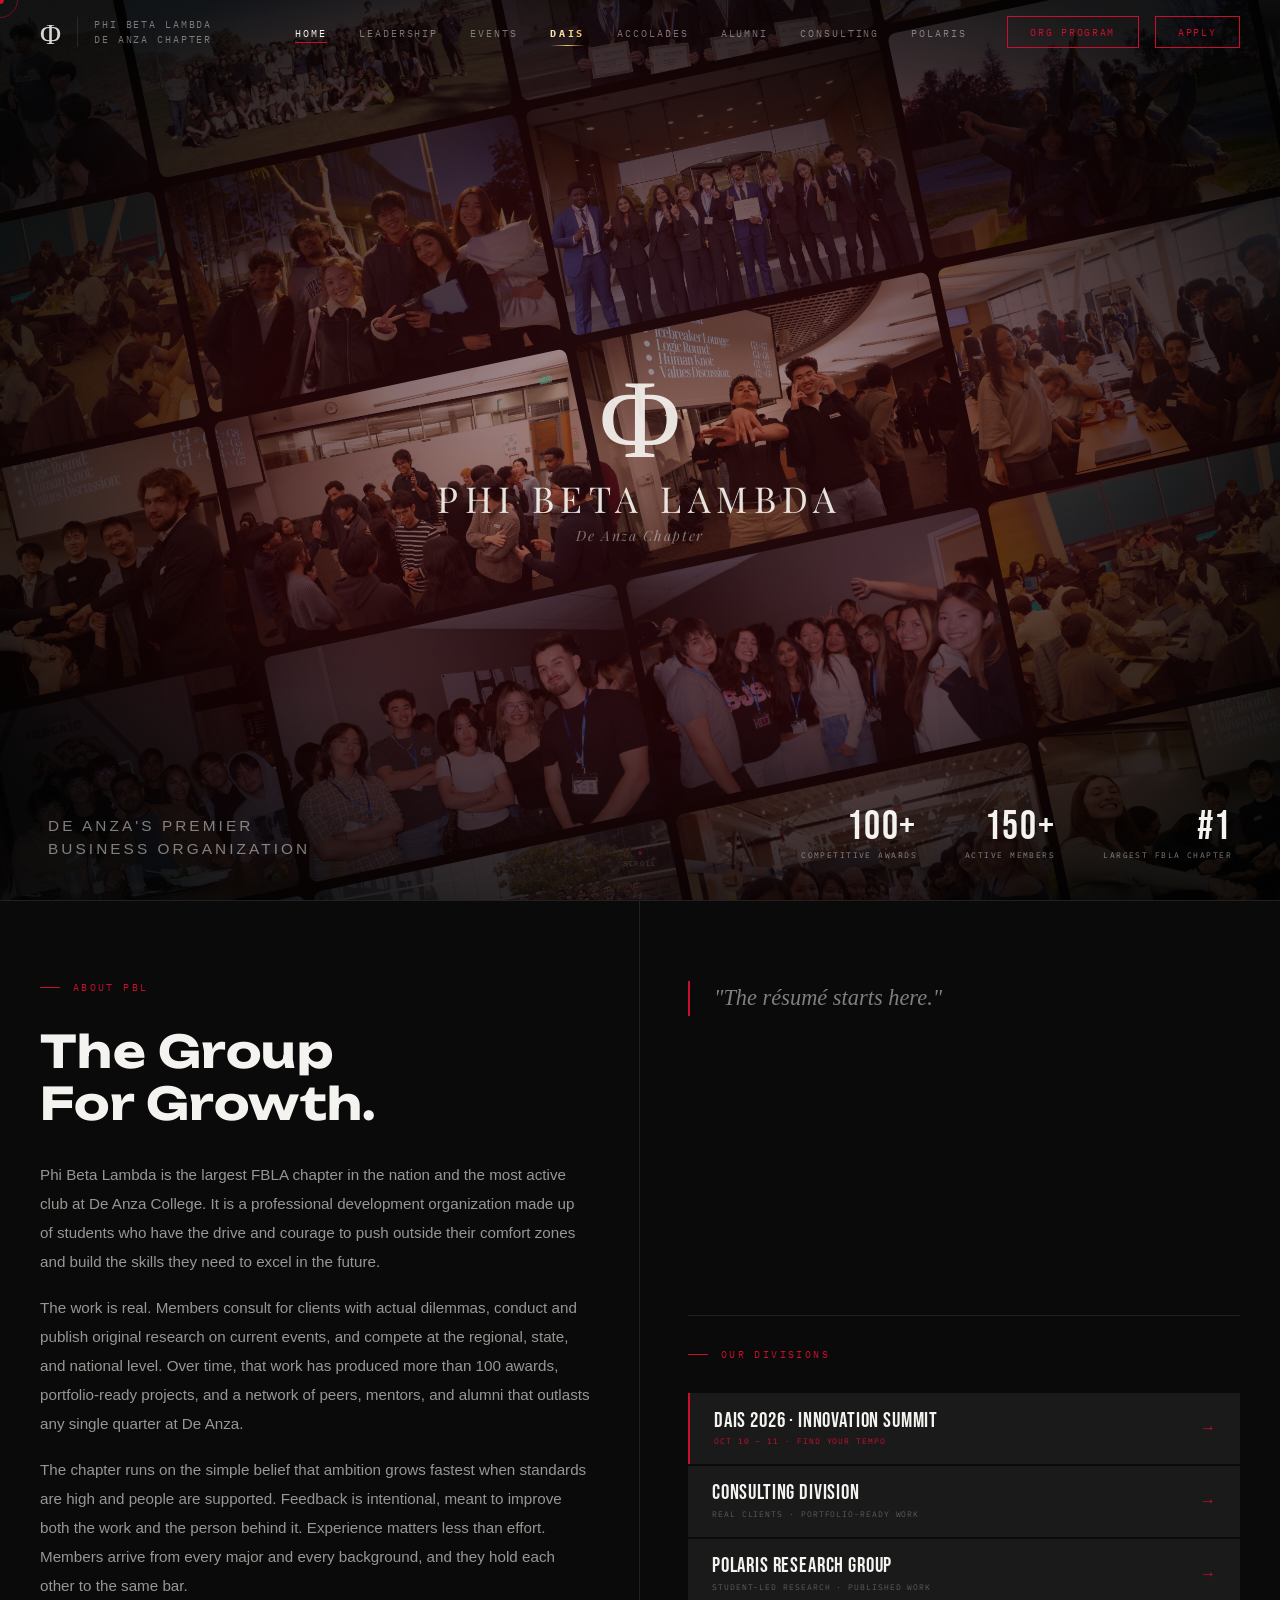
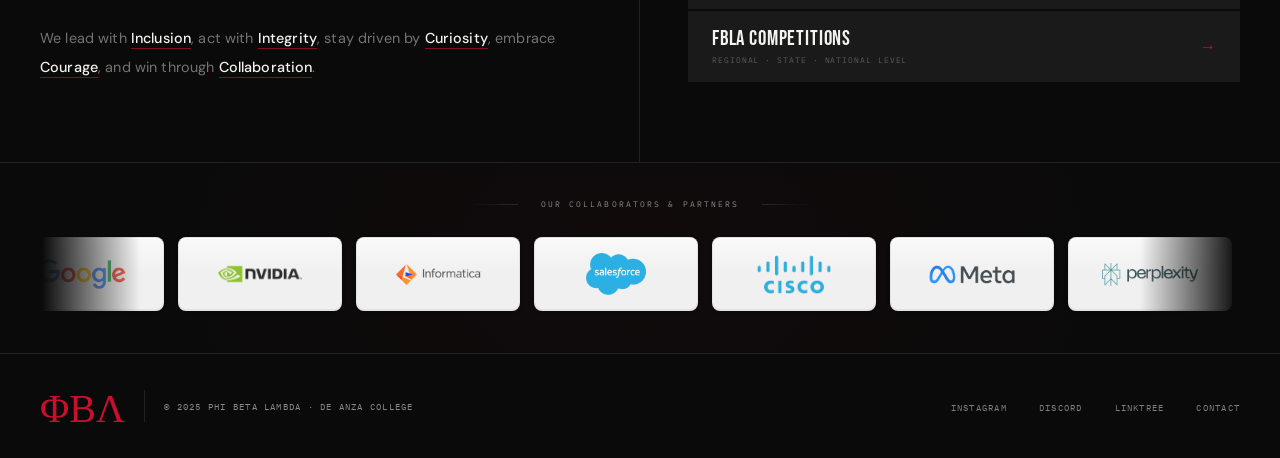
<file: index.html>
<!DOCTYPE html>
<html lang="en">
<head>
<meta charset="UTF-8">
<meta name="viewport" content="width=device-width,initial-scale=1.0">
<title>De Anza Phi Beta Lambda</title>
<link rel="preconnect" href="https://fonts.googleapis.com">
<link rel="preconnect" href="https://fonts.gstatic.com" crossorigin>
<link href="https://fonts.googleapis.com/css2?family=Bebas+Neue&family=Unbounded:wght@400;700&family=DM+Sans:wght@300;400;500&family=IBM+Plex+Mono:wght@400;500&family=Playfair+Display:ital,wght@0,400;1,400&display=swap" rel="stylesheet">
<link rel="stylesheet" href="styles.css">
<style>
.sep-home{position:relative;width:100vw;height:100vh;overflow:hidden;background:#0a0a0a}
.sep-grid{position:absolute;inset:-30%;width:160%;height:160%;display:grid;grid-template-columns:repeat(5,1fr);grid-auto-rows:calc(160vh/5);gap:6px;transform:rotate(-12deg);transform-origin:center center}
.sep-tile{position:relative;overflow:hidden;background:#1a1010}
.sep-tile img{width:100%;height:100%;object-fit:cover;animation:tilePulse 3.5s ease-in-out infinite}
@keyframes tilePulse{0%,100%{opacity:.4}50%{opacity:.75}}
.sep-grid .sep-tile:nth-child(1) img{animation-delay:.17s}
.sep-grid .sep-tile:nth-child(2) img{animation-delay:.34s}
.sep-grid .sep-tile:nth-child(3) img{animation-delay:.51s}
.sep-grid .sep-tile:nth-child(4) img{animation-delay:.68s}
.sep-grid .sep-tile:nth-child(5) img{animation-delay:.85s}
.sep-grid .sep-tile:nth-child(6) img{animation-delay:1.02s}
.sep-grid .sep-tile:nth-child(7) img{animation-delay:1.19s}
.sep-grid .sep-tile:nth-child(8) img{animation-delay:1.36s}
.sep-grid .sep-tile:nth-child(9) img{animation-delay:1.53s}
.sep-grid .sep-tile:nth-child(10) img{animation-delay:1.7s}
.sep-grid .sep-tile:nth-child(11) img{animation-delay:1.87s}
.sep-grid .sep-tile:nth-child(12) img{animation-delay:2.04s}
.sep-grid .sep-tile:nth-child(13) img{animation-delay:2.21s}
.sep-grid .sep-tile:nth-child(14) img{animation-delay:2.38s}
.sep-grid .sep-tile:nth-child(15) img{animation-delay:2.55s}
.sep-grid .sep-tile:nth-child(16) img{animation-delay:2.72s}
.sep-grid .sep-tile:nth-child(17) img{animation-delay:2.89s}
.sep-grid .sep-tile:nth-child(18) img{animation-delay:3.06s}
.sep-grid .sep-tile:nth-child(19) img{animation-delay:3.23s}
.sep-grid .sep-tile:nth-child(20) img{animation-delay:3.4s}
.sep-grid .sep-tile:nth-child(21) img{animation-delay:.07s}
.sep-grid .sep-tile:nth-child(22) img{animation-delay:.24s}
.sep-grid .sep-tile:nth-child(23) img{animation-delay:.41s}
.sep-grid .sep-tile:nth-child(24) img{animation-delay:.58s}
.sep-grid .sep-tile:nth-child(25) img{animation-delay:.75s}
.sep-tile img{width:100%;height:100%;object-fit:cover;opacity:.55;transition:opacity .4s}
.sep-tile:hover img{opacity:1!important;animation-play-state:paused}
.sep-tile::after{content:'';position:absolute;inset:0;background:rgba(10,8,8,.2)}
.sep-overlay{position:absolute;inset:0;background:radial-gradient(ellipse 70% 70% at 50% 50%,rgba(10,8,8,.25) 0%,rgba(10,8,8,.65) 100%);pointer-events:none}
.sep-center{position:absolute;inset:0;display:flex;flex-direction:column;align-items:center;justify-content:center;z-index:10;pointer-events:none;gap:.5rem}
.sep-bottom{position:absolute;bottom:2.5rem;left:0;right:0;display:flex;justify-content:space-between;align-items:flex-end;padding:0 3rem;z-index:10;pointer-events:none}
.sep-wordmark-txt{font-size:clamp(.65rem,1.2vw,1rem);letter-spacing:.2em;text-transform:uppercase;color:rgba(245,243,239,.50);line-height:1.5}
.sep-stats{display:flex;gap:3rem}
.sep-stat-n{font-family:'Bebas Neue',sans-serif;font-size:2.5rem;color:var(--white);letter-spacing:.04em;line-height:1}
.sep-stat-l{font-family:'IBM Plex Mono',monospace;font-size:.5rem;letter-spacing:.18em;text-transform:uppercase;color:rgba(245,243,239,.50);margin-top:.2rem}
.sep-scroll-dot{width:4px;height:4px;background:var(--red);border-radius:50%;animation:scrollBounce 1.8s ease-in-out infinite;margin:0 auto}
@keyframes scrollBounce{0%,100%{transform:translateY(0)}50%{transform:translateY(8px)}}
#nav.on-home{background:transparent!important;border-color:transparent!important}
@media(max-width:768px){
  .sep-grid{grid-template-columns:repeat(3,1fr);gap:4px}
  .sep-bottom{flex-direction:column;align-items:center;gap:1.5rem;bottom:1.5rem;padding:0 1.5rem;text-align:center}
  .sep-stats{gap:2rem}
}
</style>
<style id="film-bg-css">
.film-bg{position:absolute;inset:-40%;width:180%;height:180%;display:flex;flex-direction:column;gap:10px;justify-content:center;overflow:hidden;transform:rotate(-12deg);transform-origin:center;pointer-events:none}
.film-row{display:flex;gap:10px;width:max-content;flex-shrink:0}
.film-row.rl{animation:scrollL 200s linear infinite}
.film-row.rr{animation:scrollR 240s linear infinite}
.fc{flex-shrink:0;width:360px;height:230px;border-radius:8px;background:#1a1010;background-size:cover;background-position:center}
.c1{background-image:url("images/home-film-strip-1.jpg");background-size:cover;background-position:center}.c2{background-image:url("images/home-film-strip-2.jpg");background-size:cover;background-position:center}.c3{background-image:url("images/home-film-strip-3.jpg");background-size:cover;background-position:center}.c4{background-image:url("images/home-film-strip-4.jpg");background-size:cover;background-position:center}.c5{background-image:url("images/home-film-strip-5.jpg");background-size:cover;background-position:center}.c6{background-image:url("images/home-film-strip-6.jpg");background-size:cover;background-position:center}.c7{background-image:url("images/home-film-strip-7.jpg");background-size:cover;background-position:center}.c8{background-image:url("images/home-film-strip-8.jpg");background-size:cover;background-position:center}.c9{background-image:url("images/home-film-strip-9.jpg");background-size:cover;background-position:center}.c10{background-image:url("images/home-film-strip-10.jpg");background-size:cover;background-position:center}.c11{background-image:url("images/home-film-strip-11.jpg");background-size:cover;background-position:center}.c12{background-image:url("images/home-film-strip-12.jpg");background-size:cover;background-position:center}.c13{background-image:url("images/home-film-strip-13.jpg");background-size:cover;background-position:center}.c14{background-image:url("images/home-film-strip-14.jpg");background-size:cover;background-position:center}.c15{background-image:url("images/home-film-strip-15.jpg");background-size:cover;background-position:center}.c16{background-image:url("images/home-film-strip-16.jpg");background-size:cover;background-position:center}.c17{background-image:url("images/home-film-strip-17.jpg");background-size:cover;background-position:center}.c18{background-image:url("images/home-film-strip-18.jpg");background-size:cover;background-position:center}
@keyframes scrollL{0%{transform:translateX(0)}100%{transform:translateX(-50%)}}
@keyframes scrollR{0%{transform:translateX(-50%)}100%{transform:translateX(0)}}
</style>
<style>
/* ── SPONSOR STRIP ── */
.sponsor-strip{border-top:1px solid var(--border);background:var(--black);padding:2.25rem 0;position:relative;overflow:hidden}
.sponsor-strip::before{content:'';position:absolute;inset:0;background:radial-gradient(ellipse 60% 300% at 50% 50%,rgba(200,16,46,.035) 0%,transparent 70%);pointer-events:none}
.sponsor-strip-label{font-family:'IBM Plex Mono',monospace;font-size:.47rem;letter-spacing:.28em;text-transform:uppercase;color:rgba(245,243,239,.55);text-align:center;margin-bottom:1.4rem;position:relative;z-index:1;display:flex;align-items:center;justify-content:center;gap:1.4rem}
.sponsor-strip-label::before,.sponsor-strip-label::after{content:'';width:48px;height:1px;background:linear-gradient(90deg,transparent,rgba(245,243,239,.12))}
.sponsor-strip-label::after{background:linear-gradient(270deg,transparent,rgba(245,243,239,.12))}
.sponsor-track-outer{overflow:visible;position:relative;z-index:1;clip-path:inset(0 0 -200px 0)}
.sponsor-track-outer::before,.sponsor-track-outer::after{content:'';position:absolute;top:0;bottom:0;width:140px;z-index:10;pointer-events:none}
.sponsor-track-outer::before{left:0;background:linear-gradient(90deg,var(--black) 30%,transparent)}
.sponsor-track-outer::after{right:0;background:linear-gradient(270deg,var(--black) 30%,transparent)}
.sponsor-track{display:flex;gap:14px;width:max-content;padding:6px 0;animation:sponsorScroll 40s linear infinite}
.sponsor-track.paused{animation-play-state:paused}
@keyframes sponsorScroll{0%{transform:translateX(0)}100%{transform:translateX(-50%)}}

/* ── LOGO CARD — light gray bg ── */
.sponsor-logo{
  flex-shrink:0;
  width:164px;height:74px;
  background:#f0f0f0;
  border:1px solid rgba(0,0,0,.06);
  border-radius:8px;
  display:flex;align-items:center;justify-content:center;
  cursor:pointer;
  position:relative;
  overflow:hidden;
  transition:border-color .4s,transform .45s cubic-bezier(.16,1,.3,1),box-shadow .45s;
  transform-origin:center;
  box-shadow:
    inset 0 1px 0 rgba(255,255,255,.9),
    inset 0 -1px 0 rgba(0,0,0,.06),
    0 1px 4px rgba(0,0,0,.08);
}
.sponsor-logo::before{
  content:'';
  position:absolute;
  top:0;left:0;right:0;
  height:50%;
  background:linear-gradient(to bottom,rgba(255,255,255,.6),transparent);
  pointer-events:none;
  z-index:0;
}
.sponsor-logo::after{display:none}
.sponsor-logo:hover{
  border-color:rgba(0,0,0,.14);
  background:#ebebeb;
  box-shadow:
    inset 0 1px 0 rgba(255,255,255,.9),
    0 2px 10px rgba(0,0,0,.12);
  transform:translateY(-1px);
}
.sponsor-logo.active{
  border-color:rgba(200,16,46,.5);
  transform:scale(1.1);
  z-index:20;
  background:#f5f5f5;
  box-shadow:
    0 0 0 2px rgba(200,16,46,.2),
    0 8px 24px rgba(0,0,0,.15);
}
.sponsor-logo.active::after{display:none}

.sponsor-logo img{max-width:96px;max-height:42px;object-fit:contain;position:relative;z-index:1;display:block;transition:transform .35s,opacity .35s;opacity:.82}
.sponsor-logo:hover img{opacity:1}
.sponsor-logo.active img{transform:scale(1.04);opacity:1}
.sponsor-logo.active img{transform:scale(1.04)}
.sponsor-logo-name{font-family:'Bebas Neue',sans-serif;font-size:1.05rem;color:rgba(245,243,239,.38);letter-spacing:.08em;text-align:center;padding:0 12px;line-height:1.3;transition:color .3s;position:relative;z-index:1;user-select:none}
.sponsor-logo:hover .sponsor-logo-name{color:rgba(245,243,239,.68)}
.sponsor-logo.active .sponsor-logo-name{color:#f5f3ef}
.sponsor-tooltip{position:absolute;bottom:calc(100% + 10px);left:50%;transform:translateX(-50%) translateY(6px);background:#181818;border:1px solid rgba(255,255,255,.14);border-radius:4px;padding:.55rem 1rem;white-space:nowrap;pointer-events:none;z-index:30;opacity:0;transition:opacity .22s,transform .22s;box-shadow:0 0 0 1px rgba(255,255,255,.05),0 8px 28px rgba(0,0,0,.7)}
.sponsor-logo.active .sponsor-tooltip{opacity:1;transform:translateX(-50%) translateY(0)}
.sponsor-tooltip-name{font-family:'Bebas Neue',sans-serif;font-size:1rem;color:#f5f3ef;letter-spacing:.05em;line-height:1.2;margin-bottom:.2rem}
.sponsor-tooltip-type{font-family:'IBM Plex Mono',monospace;font-size:.42rem;letter-spacing:.18em;text-transform:uppercase;color:#c8102e}
.sponsor-tooltip::after{content:'';position:absolute;top:100%;left:50%;transform:translateX(-50%);border:5px solid transparent;border-top-color:#181818}

/* ── VALUES inline highlight ── */
.values-line{
  margin-top:1.5rem;
  font-family:'DM Sans',sans-serif;
  font-size:.9rem;
  color:rgba(245,243,239,.45);
  line-height:2;
  letter-spacing:.01em;
}
.val-hi{
  color:#f5f3ef;
  font-weight:500;
  border-bottom:1px solid rgba(200,16,46,.65);
  padding-bottom:1px;
  transition:border-color .2s,color .2s;
}
.val-hi:hover{color:#c8102e;border-color:#c8102e}


</style>
</head>
<body style="cursor:none">
<div class="cur" id="cur"></div>
<div class="cur-ring" id="ring"></div>
<div class="mob-overlay" id="mob">
  <button class="mob-close" onclick="closeMob()">Close ×</button>
  <ul class="mob-links">
    <li><a href="index.html">Home</a></li>
    <li><a href="leadership.html">Leadership</a></li>
    <li><a href="events.html">Events</a></li><li><a href="dais.html">DAIS</a></li>
    <li><a href="accolades.html">Accolades</a></li>
    <li><a href="alumni.html">Alumni</a></li>
    <li><a href="consulting.html">Consulting</a></li>
    <li><a href="https://org.deanzapbl.com" target="_blank" rel="noopener">Org Program</a></li><li><a href="polaris.html">Polaris</a></li>
    <li><a href="contact.html">Contact</a></li>
  </ul>
  <div class="mob-meta">De Anza College · Cupertino, CA</div>
</div>
<nav id="nav">
  <div class="nav-left">
    <a href="index.html" style="background:none;border:none;cursor:pointer;padding:0;display:flex;align-items:center;text-decoration:none">
      <span style="font-family:'Playfair Display',serif;font-size:1.8rem;color:rgba(245,243,239,0.88);line-height:1;user-select:none">Φ</span>
    </a>
    <div class="nav-wordmark" style="border-left:1px solid var(--border);padding-left:1rem">Phi Beta Lambda<br>De Anza Chapter</div>
  </div>
  <div class="nav-right" style="display:flex;align-items:center;gap:2.5rem">
    <ul class="nav-links">
      <li><a id="nl-home" href="index.html">Home</a></li>
      <li><a id="nl-leadership" href="leadership.html">Leadership</a></li>
      <li><a id="nl-events" href="events.html">Events</a></li><li><a id="nl-dais" href="dais.html">DAIS</a></li>
      <li><a id="nl-accolades" href="accolades.html">Accolades</a></li>
      <li><a id="nl-alumni" href="alumni.html">Alumni</a></li>
      <li><a id="nl-consulting" href="consulting.html">Consulting</a></li>
      <li><a id="nl-org" href="https://org.deanzapbl.com" target="_blank" rel="noopener">Org Program</a></li><li><a id="nl-polaris" href="polaris.html">Polaris</a></li>
    </ul>
    <a href="https://forms.gle/2zixWcFPcGG6sCBF7" target="_blank" class="nav-apply" style="flex-shrink:0">Apply</a>
    <button class="hamburger" onclick="openMob()"><span></span><span></span><span></span></button>
  </div>
</nav>
<div class="page active">

<!-- HERO -->
<div class="sep-home">
  <div class="film-bg">
    <div class="film-row rl"><div class="fc c1"></div><div class="fc c2"></div><div class="fc c3"></div><div class="fc c4"></div><div class="fc c5"></div><div class="fc c6"></div><div class="fc c7"></div><div class="fc c8"></div><div class="fc c9"></div><div class="fc c10"></div><div class="fc c11"></div><div class="fc c12"></div><div class="fc c13"></div><div class="fc c14"></div><div class="fc c15"></div><div class="fc c16"></div><div class="fc c17"></div><div class="fc c18"></div><div class="fc c1"></div><div class="fc c2"></div><div class="fc c3"></div><div class="fc c4"></div><div class="fc c5"></div><div class="fc c6"></div><div class="fc c7"></div><div class="fc c8"></div><div class="fc c9"></div><div class="fc c10"></div><div class="fc c11"></div><div class="fc c12"></div><div class="fc c13"></div><div class="fc c14"></div><div class="fc c15"></div><div class="fc c16"></div><div class="fc c17"></div><div class="fc c18"></div></div>
    <div class="film-row rr"><div class="fc c7"></div><div class="fc c8"></div><div class="fc c9"></div><div class="fc c10"></div><div class="fc c11"></div><div class="fc c12"></div><div class="fc c13"></div><div class="fc c14"></div><div class="fc c15"></div><div class="fc c16"></div><div class="fc c17"></div><div class="fc c18"></div><div class="fc c1"></div><div class="fc c2"></div><div class="fc c3"></div><div class="fc c4"></div><div class="fc c5"></div><div class="fc c6"></div><div class="fc c7"></div><div class="fc c8"></div><div class="fc c9"></div><div class="fc c10"></div><div class="fc c11"></div><div class="fc c12"></div><div class="fc c13"></div><div class="fc c14"></div><div class="fc c15"></div><div class="fc c16"></div><div class="fc c17"></div><div class="fc c18"></div><div class="fc c1"></div><div class="fc c2"></div><div class="fc c3"></div><div class="fc c4"></div><div class="fc c5"></div><div class="fc c6"></div></div>
    <div class="film-row rl"><div class="fc c13"></div><div class="fc c14"></div><div class="fc c15"></div><div class="fc c16"></div><div class="fc c17"></div><div class="fc c18"></div><div class="fc c1"></div><div class="fc c2"></div><div class="fc c3"></div><div class="fc c4"></div><div class="fc c5"></div><div class="fc c6"></div><div class="fc c7"></div><div class="fc c8"></div><div class="fc c9"></div><div class="fc c10"></div><div class="fc c11"></div><div class="fc c12"></div><div class="fc c13"></div><div class="fc c14"></div><div class="fc c15"></div><div class="fc c16"></div><div class="fc c17"></div><div class="fc c18"></div><div class="fc c1"></div><div class="fc c2"></div><div class="fc c3"></div><div class="fc c4"></div><div class="fc c5"></div><div class="fc c6"></div><div class="fc c7"></div><div class="fc c8"></div><div class="fc c9"></div><div class="fc c10"></div><div class="fc c11"></div><div class="fc c12"></div></div>
    <div class="film-row rr"><div class="fc c4"></div><div class="fc c5"></div><div class="fc c6"></div><div class="fc c7"></div><div class="fc c8"></div><div class="fc c9"></div><div class="fc c10"></div><div class="fc c11"></div><div class="fc c12"></div><div class="fc c13"></div><div class="fc c14"></div><div class="fc c15"></div><div class="fc c16"></div><div class="fc c17"></div><div class="fc c18"></div><div class="fc c1"></div><div class="fc c2"></div><div class="fc c3"></div><div class="fc c4"></div><div class="fc c5"></div><div class="fc c6"></div><div class="fc c7"></div><div class="fc c8"></div><div class="fc c9"></div><div class="fc c10"></div><div class="fc c11"></div><div class="fc c12"></div><div class="fc c13"></div><div class="fc c14"></div><div class="fc c15"></div><div class="fc c16"></div><div class="fc c17"></div><div class="fc c18"></div><div class="fc c1"></div><div class="fc c2"></div><div class="fc c3"></div></div>
    <div class="film-row rl"><div class="fc c10"></div><div class="fc c11"></div><div class="fc c12"></div><div class="fc c13"></div><div class="fc c14"></div><div class="fc c15"></div><div class="fc c16"></div><div class="fc c17"></div><div class="fc c18"></div><div class="fc c1"></div><div class="fc c2"></div><div class="fc c3"></div><div class="fc c4"></div><div class="fc c5"></div><div class="fc c6"></div><div class="fc c7"></div><div class="fc c8"></div><div class="fc c9"></div><div class="fc c10"></div><div class="fc c11"></div><div class="fc c12"></div><div class="fc c13"></div><div class="fc c14"></div><div class="fc c15"></div><div class="fc c16"></div><div class="fc c17"></div><div class="fc c18"></div><div class="fc c1"></div><div class="fc c2"></div><div class="fc c3"></div><div class="fc c4"></div><div class="fc c5"></div><div class="fc c6"></div><div class="fc c7"></div><div class="fc c8"></div><div class="fc c9"></div></div>
  </div>
  <div class="sep-overlay"></div>
  <div style="position:absolute;inset:0;pointer-events:none;z-index:2;background:radial-gradient(ellipse 60% 60% at 50% 50%,rgba(200,16,46,0.12) 0%,rgba(60,0,5,0.45) 50%,rgba(0,0,0,0.78) 100%)"></div>
  <div class="sep-center">
    <div style="font-family:'Playfair Display',serif;font-size:7rem;color:rgba(245,243,239,0.92);line-height:1;user-select:none">Φ</div>
    <div style="font-family:'Playfair Display',serif;font-weight:400;font-size:clamp(1.4rem,2.8vw,2.6rem);letter-spacing:.18em;color:rgba(245,243,239,.92);text-align:center;line-height:1.1;margin-top:.25rem">PHI BETA LAMBDA</div>
    <div style="font-family:'Playfair Display',serif;font-weight:400;font-style:italic;font-size:clamp(.7rem,1.1vw,1rem);letter-spacing:.12em;color:rgba(245,243,239,.45);text-align:center">De Anza Chapter</div>
  </div>
  <div class="sep-bottom">
    <div class="sep-wordmark-txt">De Anza's Premier<br>Business Organization</div>
    <div class="sep-stats">
      <div style="text-align:right"><div class="sep-stat-n">100+</div><div class="sep-stat-l">Competitive Awards</div></div>
      <div style="text-align:right"><div class="sep-stat-n">150+</div><div class="sep-stat-l">Active Members</div></div>
      <div style="text-align:right"><div class="sep-stat-n">#1</div><div class="sep-stat-l">Largest FBLA Chapter</div></div>
    </div>
  </div>
  <div style="position:absolute;bottom:2rem;left:50%;transform:translateX(-50%);z-index:10;opacity:.4;text-align:center">
    <div class="sep-scroll-dot"></div>
    <div style="font-family:'IBM Plex Mono',monospace;font-size:.45rem;letter-spacing:.22em;text-transform:uppercase;color:rgba(245,243,239,.5);margin-top:4px">Scroll</div>
  </div>
</div>

<!-- ABOUT / GROWTH -->
<div class="about-band">
  <div class="about-left">
    <div class="sec-tag">About PBL</div>
    <h2 class="sec-h">The Group<br>For Growth.</h2>
    <div class="sec-body">
      <p>Phi Beta Lambda is the largest FBLA chapter in the nation and the most active club at De Anza College. It is a professional development organization made up of students who have the drive and courage to push outside their comfort zones and build the skills they need to excel in the future.</p>
      <p style="margin-top:1.1rem">The work is real. Members consult for clients with actual dilemmas, conduct and publish original research on current events, and compete at the regional, state, and national level. Over time, that work has produced more than 100 awards, portfolio-ready projects, and a network of peers, mentors, and alumni that outlasts any single quarter at De Anza.</p>
      <p style="margin-top:1.1rem">The chapter runs on the simple belief that ambition grows fastest when standards are high and people are supported. Feedback is intentional, meant to improve both the work and the person behind it. Experience matters less than effort. Members arrive from every major and every background, and they hold each other to the same bar.</p>

      <!-- VALUES — inline highlight version 5 -->
      <div class="values-line">
        We lead with <span class="val-hi">Inclusion</span>, act with <span class="val-hi">Integrity</span>, stay driven by <span class="val-hi">Curiosity</span>, embrace <span class="val-hi">Courage</span>, and win through <span class="val-hi">Collaboration</span>.
      </div>
    </div>
  </div>
  <div class="about-right">
    <blockquote class="about-quote">"The résumé starts here."</blockquote>
    <div style="margin-top:2rem;border-top:1px solid var(--border);padding-top:2rem">
      <div class="sec-tag">Our Divisions</div>
      <div style="display:flex;flex-direction:column;gap:2px;margin-top:1rem">
        <a href="dais.html" style="display:flex;align-items:center;justify-content:space-between;padding:1.1rem 1.5rem;background:var(--gray);border-left:2px solid var(--red);text-decoration:none;transition:background .2s" onmouseover="this.style.background='#222'" onmouseout="this.style.background='var(--gray)'">
          <div>
            <div style="font-family:'Bebas Neue',sans-serif;font-size:1.3rem;letter-spacing:.04em;color:var(--white);line-height:1">DAIS 2026 · Innovation Summit</div>
            <div style="font-family:'IBM Plex Mono',monospace;font-size:.48rem;letter-spacing:.12em;text-transform:uppercase;color:var(--red);margin-top:.3rem">Oct 10 – 11 · Find Your Tempo</div>
          </div>
          <span style="font-size:1rem;color:var(--red)">→</span>
        </a>
        <a href="consulting.html" style="display:flex;align-items:center;justify-content:space-between;padding:1.1rem 1.5rem;background:var(--gray);text-decoration:none;transition:background .2s" onmouseover="this.style.background='#222'" onmouseout="this.style.background='var(--gray)'">
          <div>
            <div style="font-family:'Bebas Neue',sans-serif;font-size:1.3rem;letter-spacing:.04em;color:var(--white);line-height:1">Consulting Division</div>
            <div style="font-family:'IBM Plex Mono',monospace;font-size:.48rem;letter-spacing:.12em;text-transform:uppercase;color:rgba(245,243,239,.3);margin-top:.3rem">Real Clients · Portfolio-Ready Work</div>
          </div>
          <span style="font-size:1rem;color:var(--red)">→</span>
        </a>
        <a href="polaris.html" style="display:flex;align-items:center;justify-content:space-between;padding:1.1rem 1.5rem;background:var(--gray);text-decoration:none;transition:background .2s" onmouseover="this.style.background='#222'" onmouseout="this.style.background='var(--gray)'">
          <div>
            <div style="font-family:'Bebas Neue',sans-serif;font-size:1.3rem;letter-spacing:.04em;color:var(--white);line-height:1">Polaris Research Group</div>
            <div style="font-family:'IBM Plex Mono',monospace;font-size:.48rem;letter-spacing:.12em;text-transform:uppercase;color:rgba(245,243,239,.3);margin-top:.3rem">Student-Led Research · Published Work</div>
          </div>
          <span style="font-size:1rem;color:var(--red)">→</span>
        </a>
        <a href="accolades.html" style="display:flex;align-items:center;justify-content:space-between;padding:1.1rem 1.5rem;background:var(--gray);text-decoration:none;transition:background .2s" onmouseover="this.style.background='#222'" onmouseout="this.style.background='var(--gray)'">
          <div>
            <div style="font-family:'Bebas Neue',sans-serif;font-size:1.3rem;letter-spacing:.04em;color:var(--white);line-height:1">FBLA Competitions</div>
            <div style="font-family:'IBM Plex Mono',monospace;font-size:.48rem;letter-spacing:.12em;text-transform:uppercase;color:rgba(245,243,239,.3);margin-top:.3rem">Regional · State · National Level</div>
          </div>
          <span style="font-size:1rem;color:var(--red)">→</span>
        </a>
      </div>
    </div>
  </div>
</div>

<!-- SPONSOR STRIP -->
<div class="sponsor-strip">
  <div class="sponsor-strip-label">Our Collaborators &amp; Partners</div>
  <div class="sponsor-track-outer">
    <div class="sponsor-track" id="sponsorTrack">
      <div class="sponsor-logo" data-name="Google" data-type="Technology"><img src="images/google.png" alt="Google"><span class="sponsor-logo-name" style="display:none">Google</span><div class="sponsor-tooltip"><div class="sponsor-tooltip-name">Google</div><div class="sponsor-tooltip-type">Technology</div></div></div>
      <div class="sponsor-logo" data-name="NVIDIA" data-type="AI & Hardware"><img src="images/nvidia.png" alt="NVIDIA"><span class="sponsor-logo-name" style="display:none">NVIDIA</span><div class="sponsor-tooltip"><div class="sponsor-tooltip-name">NVIDIA</div><div class="sponsor-tooltip-type">AI & Hardware</div></div></div>
      <div class="sponsor-logo" data-name="Informatica" data-type="Data Management"><img src="images/informatica.png" alt="Informatica"><span class="sponsor-logo-name" style="display:none">Informatica</span><div class="sponsor-tooltip"><div class="sponsor-tooltip-name">Informatica</div><div class="sponsor-tooltip-type">Data Management</div></div></div>
      <div class="sponsor-logo" data-name="Salesforce" data-type="CRM & Cloud"><img src="images/salesforce.png" alt="Salesforce"><span class="sponsor-logo-name" style="display:none">Salesforce</span><div class="sponsor-tooltip"><div class="sponsor-tooltip-name">Salesforce</div><div class="sponsor-tooltip-type">CRM & Cloud</div></div></div>
      <div class="sponsor-logo" data-name="Cisco" data-type="Networking"><img src="images/cisco.png" alt="Cisco"><span class="sponsor-logo-name" style="display:none">Cisco</span><div class="sponsor-tooltip"><div class="sponsor-tooltip-name">Cisco</div><div class="sponsor-tooltip-type">Networking</div></div></div>
      <div class="sponsor-logo" data-name="Meta" data-type="Social Technology"><img src="images/meta.png" alt="Meta"><span class="sponsor-logo-name" style="display:none">Meta</span><div class="sponsor-tooltip"><div class="sponsor-tooltip-name">Meta</div><div class="sponsor-tooltip-type">Social Technology</div></div></div>
      <div class="sponsor-logo" data-name="Perplexity" data-type="AI Search"><img src="images/perplexity.png" alt="Perplexity"><span class="sponsor-logo-name" style="display:none">Perplexity</span><div class="sponsor-tooltip"><div class="sponsor-tooltip-name">Perplexity</div><div class="sponsor-tooltip-type">AI Search</div></div></div>
      <div class="sponsor-logo" data-name="McAfee" data-type="Cybersecurity"><img src="images/mcafee.png" alt="McAfee"><span class="sponsor-logo-name" style="display:none">McAfee</span><div class="sponsor-tooltip"><div class="sponsor-tooltip-name">McAfee</div><div class="sponsor-tooltip-type">Cybersecurity</div></div></div>
      <div class="sponsor-logo" data-name="GoDaddy" data-type="Web Services"><img src="images/godaddy.png" alt="GoDaddy"><span class="sponsor-logo-name" style="display:none">GoDaddy</span><div class="sponsor-tooltip"><div class="sponsor-tooltip-name">GoDaddy</div><div class="sponsor-tooltip-type">Web Services</div></div></div>
      <div class="sponsor-logo" data-name="Goldman Sachs" data-type="Investment Banking"><img src="images/goldman-sachs.png" alt="Goldman Sachs"><span class="sponsor-logo-name" style="display:none">Goldman Sachs</span><div class="sponsor-tooltip"><div class="sponsor-tooltip-name">Goldman Sachs</div><div class="sponsor-tooltip-type">Investment Banking</div></div></div>
      <div class="sponsor-logo" data-name="Amazon" data-type="Cloud & E-Commerce"><img src="images/amazon.png" alt="Amazon"><span class="sponsor-logo-name" style="display:none">Amazon</span><div class="sponsor-tooltip"><div class="sponsor-tooltip-name">Amazon</div><div class="sponsor-tooltip-type">Cloud & E-Commerce</div></div></div>
      <div class="sponsor-logo" data-name="ElevenLabs" data-type="AI Voice"><img src="images/elevenlabs.png" alt="ElevenLabs"><span class="sponsor-logo-name" style="display:none">ElevenLabs</span><div class="sponsor-tooltip"><div class="sponsor-tooltip-name">ElevenLabs</div><div class="sponsor-tooltip-type">AI Voice</div></div></div>
      <div class="sponsor-logo" data-name="Yahoo" data-type="Technology"><img src="images/yahoo.png" alt="Yahoo"><span class="sponsor-logo-name" style="display:none">Yahoo</span><div class="sponsor-tooltip"><div class="sponsor-tooltip-name">Yahoo</div><div class="sponsor-tooltip-type">Technology</div></div></div>
      <div class="sponsor-logo" data-name="Wall Street Oasis" data-type="Finance"><img src="images/wso.png" alt="Wall Street Oasis"><span class="sponsor-logo-name" style="display:none">Wall Street Oasis</span><div class="sponsor-tooltip"><div class="sponsor-tooltip-name">Wall Street Oasis</div><div class="sponsor-tooltip-type">Finance</div></div></div>
      <!-- duplicate set for seamless loop -->
      <div class="sponsor-logo" data-name="Google" data-type="Technology"><img src="images/google.png" alt="Google"><span class="sponsor-logo-name" style="display:none">Google</span><div class="sponsor-tooltip"><div class="sponsor-tooltip-name">Google</div><div class="sponsor-tooltip-type">Technology</div></div></div>
      <div class="sponsor-logo" data-name="NVIDIA" data-type="AI & Hardware"><img src="images/nvidia.png" alt="NVIDIA"><span class="sponsor-logo-name" style="display:none">NVIDIA</span><div class="sponsor-tooltip"><div class="sponsor-tooltip-name">NVIDIA</div><div class="sponsor-tooltip-type">AI & Hardware</div></div></div>
      <div class="sponsor-logo" data-name="Informatica" data-type="Data Management"><img src="images/informatica.png" alt="Informatica"><span class="sponsor-logo-name" style="display:none">Informatica</span><div class="sponsor-tooltip"><div class="sponsor-tooltip-name">Informatica</div><div class="sponsor-tooltip-type">Data Management</div></div></div>
      <div class="sponsor-logo" data-name="Salesforce" data-type="CRM & Cloud"><img src="images/salesforce.png" alt="Salesforce"><span class="sponsor-logo-name" style="display:none">Salesforce</span><div class="sponsor-tooltip"><div class="sponsor-tooltip-name">Salesforce</div><div class="sponsor-tooltip-type">CRM & Cloud</div></div></div>
      <div class="sponsor-logo" data-name="Cisco" data-type="Networking"><img src="images/cisco.png" alt="Cisco"><span class="sponsor-logo-name" style="display:none">Cisco</span><div class="sponsor-tooltip"><div class="sponsor-tooltip-name">Cisco</div><div class="sponsor-tooltip-type">Networking</div></div></div>
      <div class="sponsor-logo" data-name="Meta" data-type="Social Technology"><img src="images/meta.png" alt="Meta"><span class="sponsor-logo-name" style="display:none">Meta</span><div class="sponsor-tooltip"><div class="sponsor-tooltip-name">Meta</div><div class="sponsor-tooltip-type">Social Technology</div></div></div>
      <div class="sponsor-logo" data-name="Perplexity" data-type="AI Search"><img src="images/perplexity.png" alt="Perplexity"><span class="sponsor-logo-name" style="display:none">Perplexity</span><div class="sponsor-tooltip"><div class="sponsor-tooltip-name">Perplexity</div><div class="sponsor-tooltip-type">AI Search</div></div></div>
      <div class="sponsor-logo" data-name="McAfee" data-type="Cybersecurity"><img src="images/mcafee.png" alt="McAfee"><span class="sponsor-logo-name" style="display:none">McAfee</span><div class="sponsor-tooltip"><div class="sponsor-tooltip-name">McAfee</div><div class="sponsor-tooltip-type">Cybersecurity</div></div></div>
      <div class="sponsor-logo" data-name="GoDaddy" data-type="Web Services"><img src="images/godaddy.png" alt="GoDaddy"><span class="sponsor-logo-name" style="display:none">GoDaddy</span><div class="sponsor-tooltip"><div class="sponsor-tooltip-name">GoDaddy</div><div class="sponsor-tooltip-type">Web Services</div></div></div>
      <div class="sponsor-logo" data-name="Goldman Sachs" data-type="Investment Banking"><img src="images/goldman-sachs.png" alt="Goldman Sachs"><span class="sponsor-logo-name" style="display:none">Goldman Sachs</span><div class="sponsor-tooltip"><div class="sponsor-tooltip-name">Goldman Sachs</div><div class="sponsor-tooltip-type">Investment Banking</div></div></div>
      <div class="sponsor-logo" data-name="Amazon" data-type="Cloud & E-Commerce"><img src="images/amazon.png" alt="Amazon"><span class="sponsor-logo-name" style="display:none">Amazon</span><div class="sponsor-tooltip"><div class="sponsor-tooltip-name">Amazon</div><div class="sponsor-tooltip-type">Cloud & E-Commerce</div></div></div>
      <div class="sponsor-logo" data-name="ElevenLabs" data-type="AI Voice"><img src="images/elevenlabs.png" alt="ElevenLabs"><span class="sponsor-logo-name" style="display:none">ElevenLabs</span><div class="sponsor-tooltip"><div class="sponsor-tooltip-name">ElevenLabs</div><div class="sponsor-tooltip-type">AI Voice</div></div></div>
      <div class="sponsor-logo" data-name="Yahoo" data-type="Technology"><img src="images/yahoo.png" alt="Yahoo"><span class="sponsor-logo-name" style="display:none">Yahoo</span><div class="sponsor-tooltip"><div class="sponsor-tooltip-name">Yahoo</div><div class="sponsor-tooltip-type">Technology</div></div></div>
      <div class="sponsor-logo" data-name="Wall Street Oasis" data-type="Finance"><img src="images/wso.png" alt="Wall Street Oasis"><span class="sponsor-logo-name" style="display:none">Wall Street Oasis</span><div class="sponsor-tooltip"><div class="sponsor-tooltip-name">Wall Street Oasis</div><div class="sponsor-tooltip-type">Finance</div></div></div>
    </div>
  </div>
</div>

</div>

<footer style="display:flex;align-items:center;justify-content:space-between;padding:2rem 2.5rem;border-top:1px solid var(--border);flex-wrap:wrap;gap:1rem">
  <div style="display:flex;align-items:center;gap:1.2rem">
    <span class="foot-logo">ΦΒΛ</span>
    <div style="width:1px;height:2rem;background:var(--border)"></div>
    <span class="foot-copy">© 2025 Phi Beta Lambda · De Anza College</span>
  </div>
  <ul class="foot-links">
    <li><a href="https://instagram.com/deanzapbl" target="_blank">Instagram</a></li>
    <li><a href="https://discord.gg/w7zap3SfUm" target="_blank">Discord</a></li>
    <li><a href="https://linktr.ee/deanzapbl" target="_blank">Linktree</a></li>
    <li><a href="contact.html">Contact</a></li>
  </ul>
</footer>

<script src="main.js"></script>
</body>
</html>
</file>
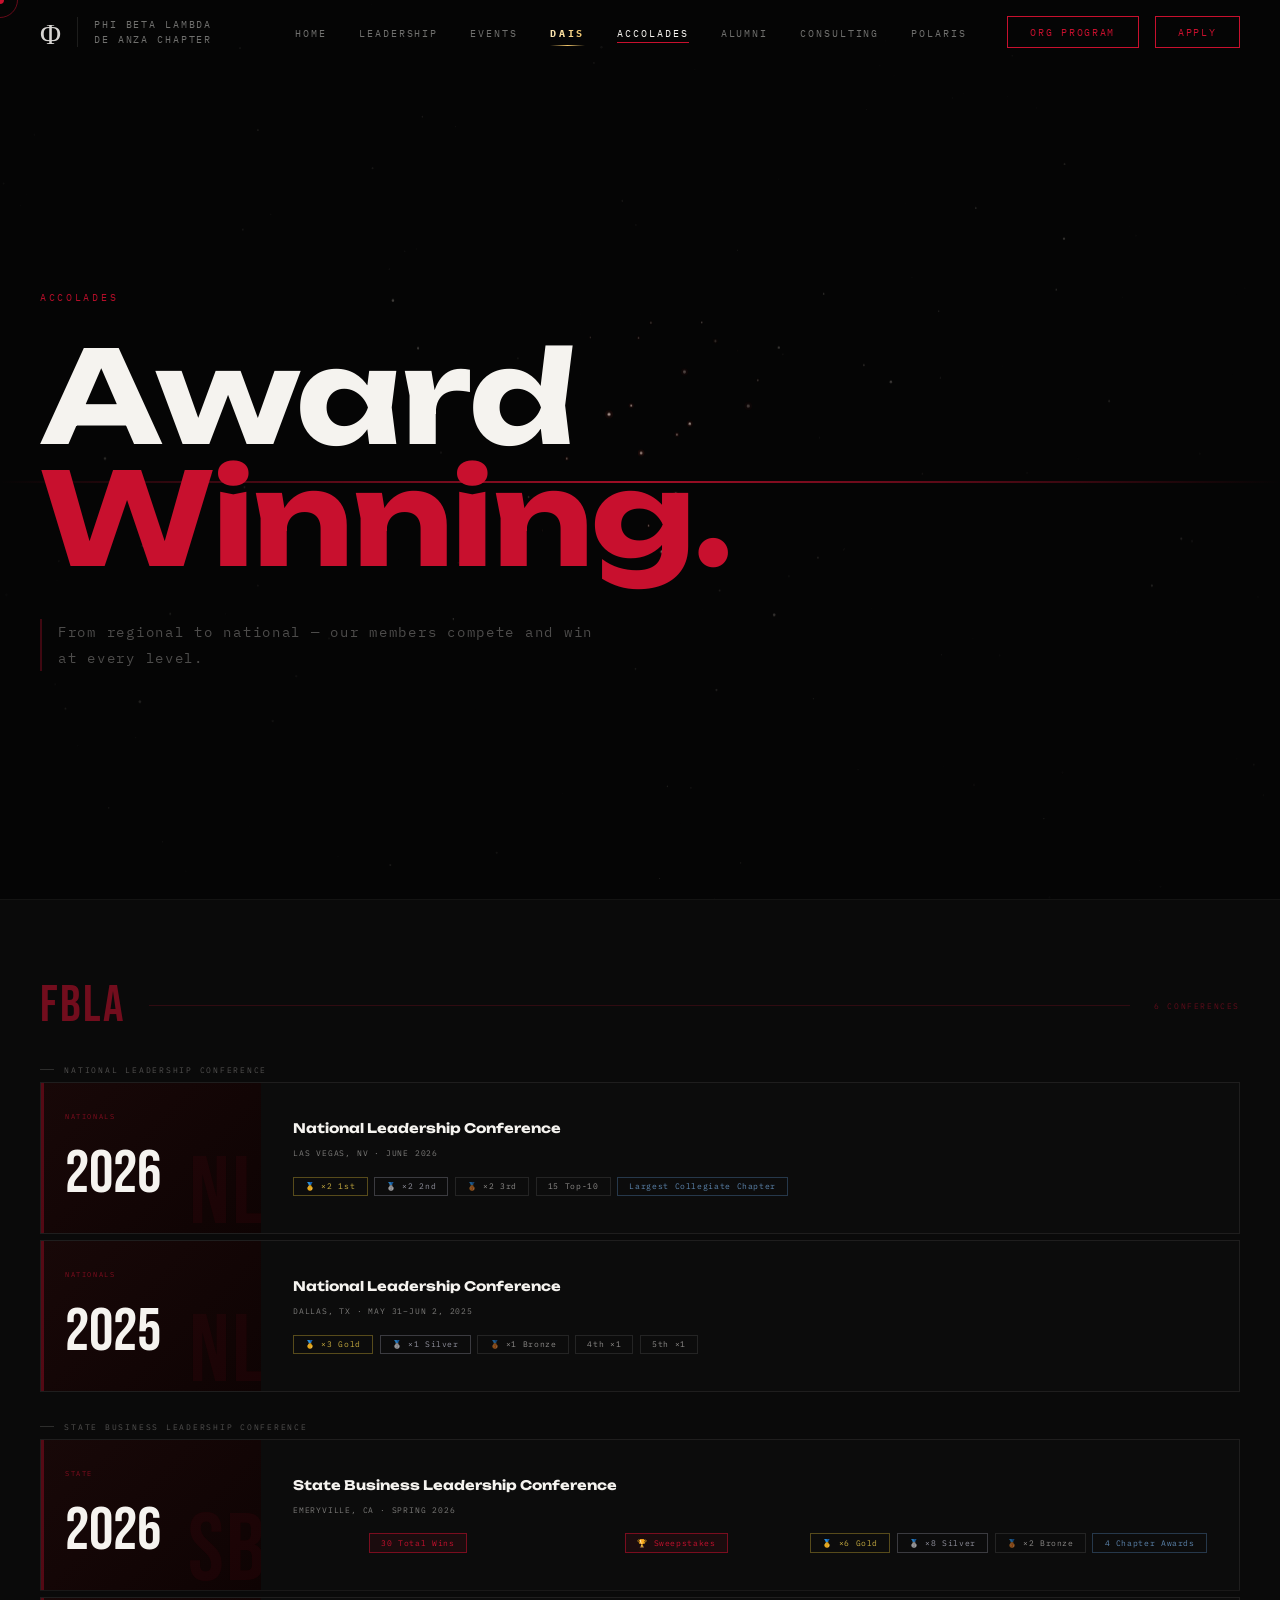
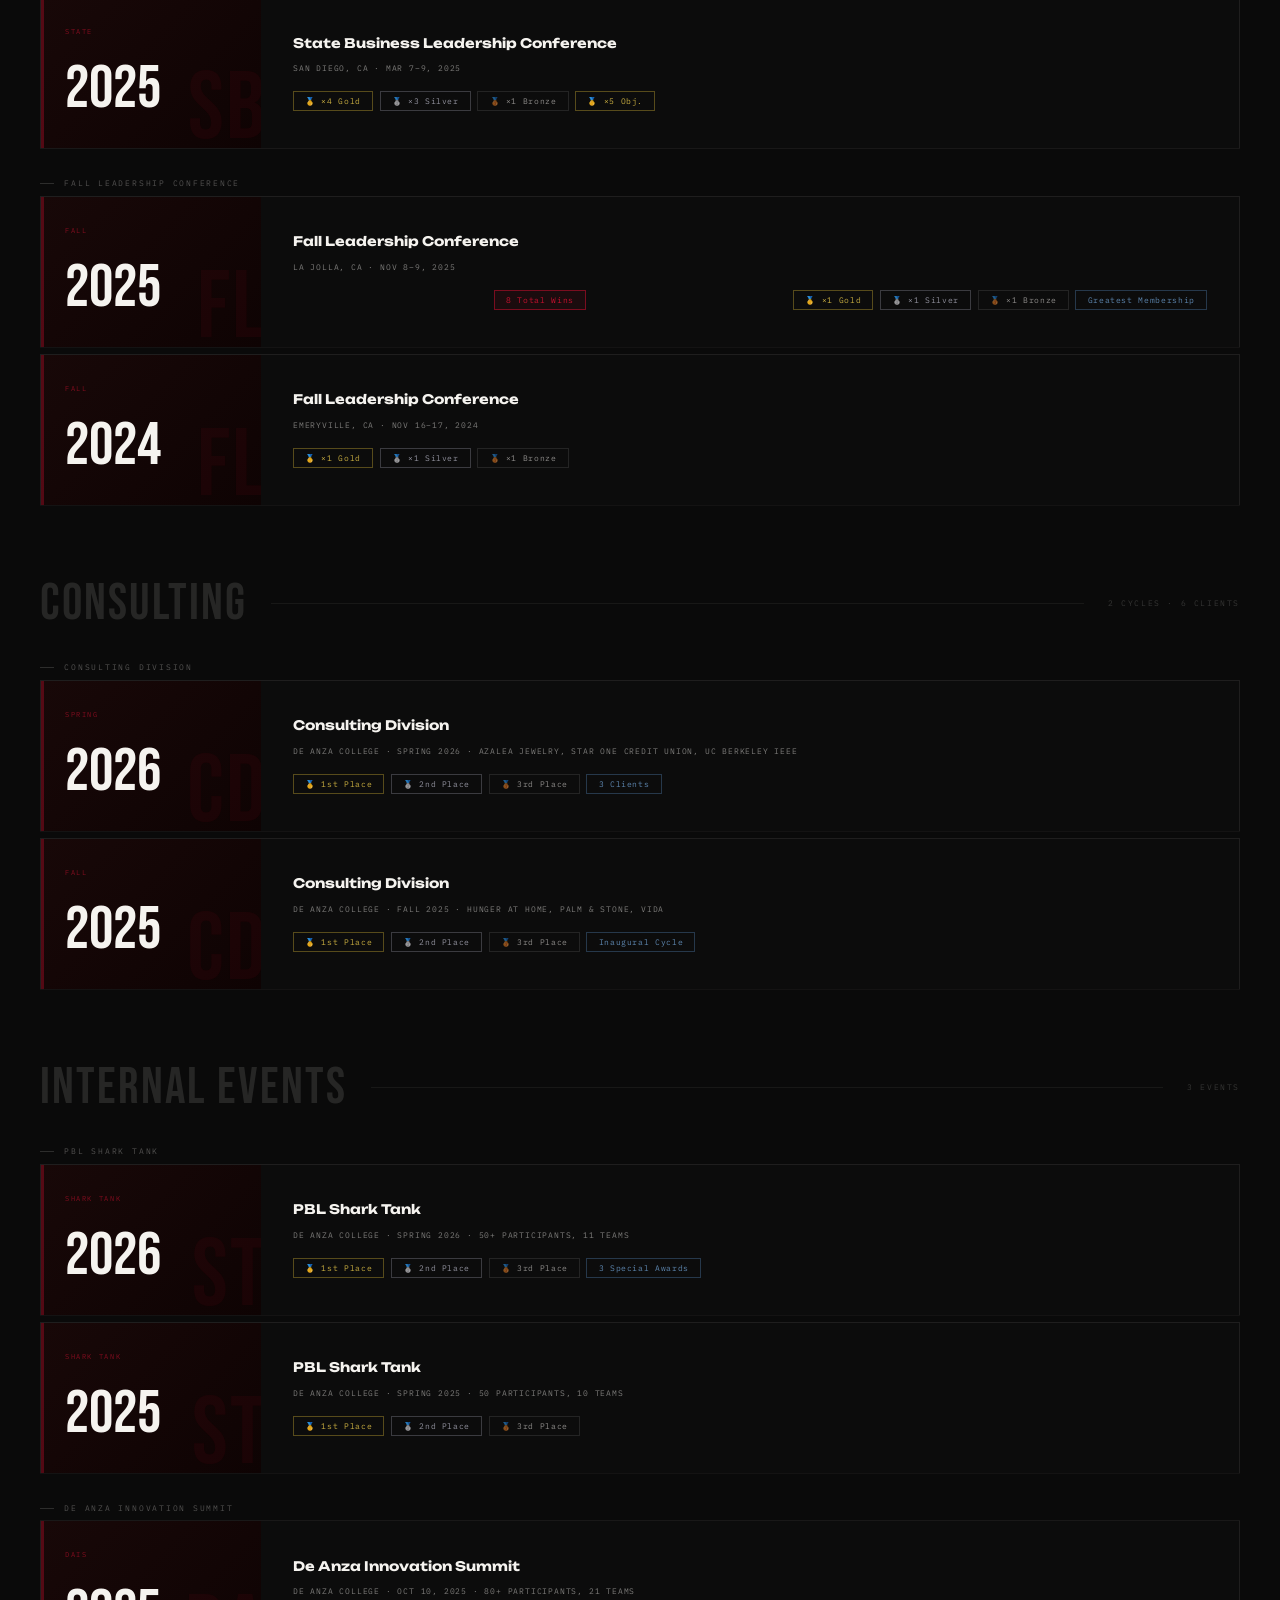
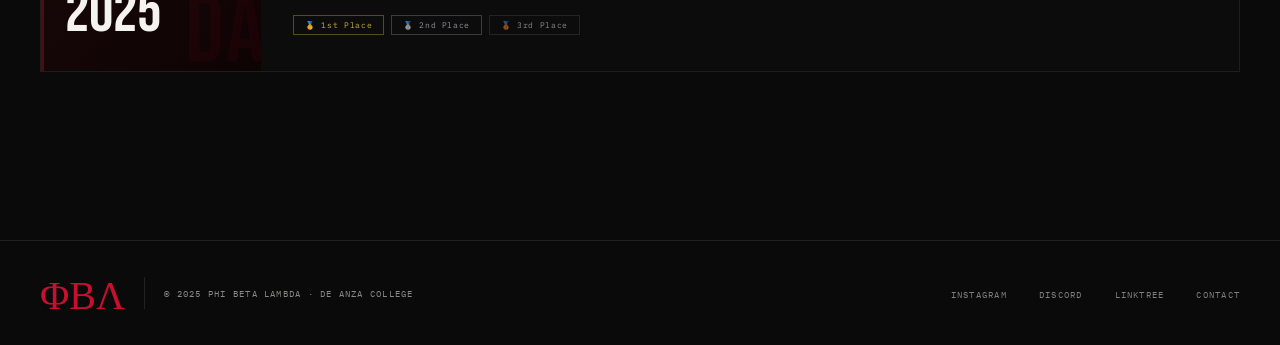
<file: accolades.html>
<!DOCTYPE html>
<html lang="en">
<head>
<meta charset="UTF-8">
<meta name="viewport" content="width=device-width,initial-scale=1.0">
<title>Accolades — Phi Beta Lambda De Anza</title>
<link rel="preconnect" href="https://fonts.googleapis.com">
<link rel="preconnect" href="https://fonts.gstatic.com" crossorigin>
<link href="https://fonts.googleapis.com/css2?family=Bebas+Neue&family=Unbounded:wght@400;700&family=DM+Sans:wght@300;400;500&family=IBM+Plex+Mono:wght@400;500&family=Playfair+Display:ital,wght@0,400;1,400&display=swap" rel="stylesheet">
<link rel="stylesheet" href="styles.css">
<style id="parallax-hero-css">
.page-hero{min-height:100vh;display:flex;flex-direction:column;justify-content:center;padding:9rem 2.5rem 5rem;position:relative;overflow:hidden;border-bottom:1px solid rgba(245,243,239,0.06);background:#050505;cursor:none}
.plx-canvas{position:absolute;inset:0;width:100%;height:100%;pointer-events:none;z-index:0}
.plx-vignette{position:absolute;inset:0;background:radial-gradient(ellipse 75% 75% at 50% 50%,transparent 30%,#050505 100%);pointer-events:none;z-index:1}
.plx-crt{position:absolute;inset:0;background:repeating-linear-gradient(0deg,transparent,transparent 2px,rgba(0,0,0,.03) 2px,rgba(0,0,0,.03) 4px);pointer-events:none;z-index:2}
.plx-text{position:relative;z-index:3;will-change:transform;transition:transform .07s ease-out}
.page-hero .hero-tag,.page-hero .page-sub,.page-hero .page-hero-wm,.page-hero .page-hero-year{position:relative;z-index:3}
@keyframes fadeIn{from{opacity:0}to{opacity:1}}
@keyframes slideUp{from{opacity:0;transform:translateY(60px)}to{opacity:1;transform:translateY(0)}}
@keyframes slideUpGlitch{0%{opacity:0;transform:translateY(50px)}60%{opacity:1;transform:translateY(0)}62%{transform:translateX(-3px)}64%{transform:translateX(3px)}66%{transform:translateX(-2px)}68%,100%{transform:translateX(0);opacity:1}}
@keyframes heroBlink{0%,100%{opacity:1}50%{opacity:.2}}
@media(max-width:768px){.page-hero{padding:7rem 1.5rem 4rem;min-height:90vh}}
.page-hero .hero-tag::after,.page-hero .hero-tag::before{display:none!important;content:none!important;background:none!important;}
.page-hero .hero-tag{border:none!important;}
</style>
<style>
/* ── Page Layout ── */
.acc-wrap{padding:5rem 2.5rem 6rem;max-width:1400px;margin:0 auto}

.acc-section{margin-bottom:4.5rem}
.acc-section-header{display:flex;align-items:center;gap:1.5rem;margin-bottom:1.5rem}
.acc-section-name{font-family:'Bebas Neue',sans-serif;font-size:3.2rem;letter-spacing:.04em;line-height:1;color:rgba(245,243,239,.12)}
.acc-section-name.active{color:rgba(200,16,46,.55)}
.acc-section-line{flex:1;height:1px;background:rgba(245,243,239,.06)}
.acc-section-line.active{background:rgba(200,16,46,.2)}
.acc-section-count{font-family:'IBM Plex Mono',monospace;font-size:.5rem;letter-spacing:.2em;text-transform:uppercase;color:rgba(245,243,239,.18)}
.acc-section-count.active{color:rgba(200,16,46,.45)}

.acc-sub-label{font-family:'IBM Plex Mono',monospace;font-size:.5rem;letter-spacing:.22em;text-transform:uppercase;color:rgba(245,243,239,.3);padding:.6rem 0 .45rem;display:flex;align-items:center;gap:.65rem}
.acc-sub-label::before{content:'';width:14px;height:1px;background:rgba(245,243,239,.15)}

/* ── Strip Shell ── */
.strip-shell{background:#0c0c0c;border:1px solid rgba(245,243,239,.08);overflow:hidden;clip-path:inset(0);position:relative;cursor:pointer;transition:border-color .3s,background .3s;margin-bottom:6px}
.acc-sub-label{margin-top:1.25rem}
.strip-shell:hover{border-color:rgba(200,16,46,.3);background:#0e0e0e}
.strip-track{display:flex;will-change:transform;transition:transform .7s cubic-bezier(.4,0,.2,1)}
.strip-page{display:grid;grid-template-columns:220px minmax(0,1fr);min-height:150px}

/* Left zone */
.sp-left{background:linear-gradient(135deg,#180808 0%,#0e0303 100%);display:flex;flex-direction:column;justify-content:space-between;padding:1.75rem 1.5rem;position:relative;overflow:hidden}
.sp-left::after{content:'';position:absolute;top:0;left:0;bottom:0;width:3px;background:rgba(200,16,46,.35);transition:background .3s}
.strip-shell:hover .sp-left::after{background:#c8102e}
.sp-wm{position:absolute;bottom:-10px;right:-6px;font-family:'Bebas Neue',sans-serif;font-size:6rem;color:rgba(200,16,46,.07);line-height:1;user-select:none;letter-spacing:.02em}
.sp-tag{font-family:'IBM Plex Mono',monospace;font-size:.46rem;letter-spacing:.22em;text-transform:uppercase;color:rgba(200,16,46,.6);position:relative;z-index:1}
.sp-yr{font-family:'Bebas Neue',sans-serif;font-size:3.8rem;color:#f5f3ef;line-height:1;position:relative;z-index:1}

/* Middle zone */
.sp-mid{padding:1.75rem 2rem;display:flex;flex-direction:column;justify-content:center;gap:.65rem;min-width:0;overflow:hidden;width:100%}
.sp-conf{font-family:'Unbounded',sans-serif;font-weight:700;font-size:.82rem;color:#f5f3ef;line-height:1.25}
.sp-loc{font-family:'IBM Plex Mono',monospace;font-size:.5rem;letter-spacing:.1em;text-transform:uppercase;color:rgba(245,243,239,.48);margin-top:.1rem}
.sp-medals{display:flex;gap:.4rem;margin-top:.5rem;flex-wrap:wrap;width:100%;align-items:flex-start;align-content:flex-start}
.sp-m{font-family:'IBM Plex Mono',monospace;font-size:.5rem;letter-spacing:.08em;padding:.24rem .7rem;border:1px solid rgba(245,243,239,.1);color:rgba(245,243,239,.55);transition:all .2s}
.sp-m.g{border-color:rgba(200,170,50,.4);color:rgba(220,190,70,.9)}
.sp-m.s{border-color:rgba(170,170,185,.3);color:rgba(190,190,205,.75)}
.sp-m.sw{border-color:rgba(200,16,46,.55);color:#c8102e;background:rgba(200,16,46,.08)}
.sp-m.aw{border-color:rgba(100,160,220,.3);color:rgba(120,175,230,.75)}

/* Nav zone */
.sp-nav{display:flex;align-items:center;justify-content:center;border-left:1px solid rgba(245,243,239,.05)}
.sp-btn{width:42px;height:42px;border-radius:50%;border:1px solid rgba(245,243,239,.14);background:none;color:rgba(245,243,239,.4);font-size:.95rem;cursor:pointer;display:flex;align-items:center;justify-content:center;transition:all .3s;margin:0 11px}
.sp-btn:hover{border-color:#c8102e;color:#c8102e;background:rgba(200,16,46,.1)}
.sp-btn:disabled{opacity:.18;cursor:default;pointer-events:none}

/* ── Modal ── */
.acc-modal-overlay{position:fixed;inset:0;background:rgba(5,5,5,.92);z-index:1000;display:none;align-items:center;justify-content:center;padding:2rem;backdrop-filter:blur(10px);-webkit-backdrop-filter:blur(10px)}
.acc-modal-overlay.open{display:flex}
.acc-modal{background:#0e0e0e;border:1px solid rgba(255,255,255,.1);width:min(780px,94vw);max-height:85vh;overflow-y:auto;position:relative;animation:modalIn .35s cubic-bezier(.16,1,.3,1) both;box-shadow:0 0 0 1px rgba(255,255,255,.05),0 0 40px rgba(255,255,255,.07),0 0 100px rgba(255,255,255,.035),0 30px 80px rgba(0,0,0,.9)}
@keyframes modalIn{from{opacity:0;transform:translateY(22px) scale(.97)}to{opacity:1;transform:translateY(0) scale(1)}}
.acc-modal-close{position:absolute;top:1rem;right:1rem;z-index:10;width:34px;height:34px;background:rgba(10,10,10,.8);border:1px solid rgba(245,243,239,.14);border-radius:50%;color:rgba(245,243,239,.7);font-size:1rem;cursor:pointer;display:flex;align-items:center;justify-content:center;transition:all .2s}
.acc-modal-close:hover{background:#c8102e;border-color:#c8102e;color:#fff}
.acc-modal-body{padding:2.5rem}
.acc-modal-tag{font-family:'IBM Plex Mono',monospace;font-size:.5rem;letter-spacing:.18em;text-transform:uppercase;padding:.28rem .85rem;border:1px solid rgba(200,16,46,.45);color:rgba(200,16,46,.85);display:inline-block;margin-bottom:1rem}
.acc-modal-title{font-family:'Unbounded',sans-serif;font-weight:700;font-size:clamp(1.1rem,2.5vw,1.65rem);color:#f5f3ef;line-height:1.1;margin-bottom:.4rem}
.acc-modal-loc{font-family:'IBM Plex Mono',monospace;font-size:.48rem;letter-spacing:.1em;color:rgba(245,243,239,.35);margin-bottom:1.75rem}
.acc-modal-stats{display:grid;grid-template-columns:repeat(4,1fr);gap:3px;margin-bottom:1.75rem}
.acc-modal-stat{background:#161616;padding:.85rem 1rem;text-align:center}
.acc-modal-stat-n{font-family:'Bebas Neue',sans-serif;font-size:1.6rem;color:#f5f3ef;line-height:1}
.acc-modal-stat-l{font-family:'IBM Plex Mono',monospace;font-size:.4rem;letter-spacing:.12em;text-transform:uppercase;color:rgba(245,243,239,.3);margin-top:.15rem}
.acc-modal-pills{display:flex;gap:.35rem;flex-wrap:wrap;margin-bottom:1.75rem}
.acc-modal-pill{font-family:'IBM Plex Mono',monospace;font-size:.44rem;letter-spacing:.1em;text-transform:uppercase;padding:.25rem .7rem;border:1px solid rgba(100,160,220,.3);color:rgba(120,175,230,.75)}
.acc-modal-sub{font-family:'IBM Plex Mono',monospace;font-size:.48rem;letter-spacing:.2em;text-transform:uppercase;color:rgba(245,243,239,.25);margin-bottom:.65rem;display:flex;align-items:center;gap:.5rem}
.acc-modal-sub::before{content:'';width:12px;height:1px;background:rgba(245,243,239,.15)}
.acc-modal-results{display:flex;flex-direction:column;gap:2px;margin-bottom:1.5rem}
.acc-modal-row{display:flex;justify-content:space-between;align-items:baseline;padding:.6rem .9rem;background:#141414}
.acc-modal-place{font-size:.92rem;font-weight:500;color:#f5f3ef}
.acc-modal-names{font-family:'IBM Plex Mono',monospace;font-size:.5rem;letter-spacing:.06em;color:rgba(245,243,239,.55)}

@media(max-width:768px){
  .acc-wrap{padding:4rem 1.5rem 5rem}
  .strip-page{grid-template-columns:130px minmax(0,1fr)}
  .sp-yr{font-size:2.8rem}
  .sp-conf{font-size:.7rem}
  .acc-modal-stats{grid-template-columns:repeat(2,1fr)}
  .acc-modal-body{padding:1.5rem}
  .acc-modal-row{flex-direction:column;gap:.25rem}
}
</style>
</head>
<body>
<div class="cur" id="cur"></div>
<div class="cur-ring" id="ring"></div>
<div class="mob-overlay" id="mob">
  <button class="mob-close" onclick="closeMob()">Close ×</button>
  <ul class="mob-links">
    <li><a href="index.html">Home</a></li><li><a href="leadership.html">Leadership</a></li><li><a href="events.html">Events</a></li><li><a href="dais.html">DAIS</a></li><li><a href="accolades.html">Accolades</a></li><li><a href="alumni.html">Alumni</a></li><li><a href="consulting.html">Consulting</a></li><li><a href="https://org.deanzapbl.com" target="_blank" rel="noopener">Org Program</a></li><li><a href="polaris.html">Polaris</a></li><li><a href="contact.html">Contact</a></li>
  </ul>
  <div class="mob-meta">De Anza College · Cupertino, CA</div>
</div>
<nav id="nav">
  <div class="nav-left">
    <a href="index.html" style="background:none;border:none;cursor:pointer;padding:0;display:flex;align-items:center;text-decoration:none"><span style="font-family:'Playfair Display',serif;font-size:1.8rem;color:rgba(245,243,239,0.88);line-height:1;user-select:none">Φ</span></a>
    <div class="nav-wordmark" style="border-left:1px solid var(--border);padding-left:1rem">Phi Beta Lambda<br>De Anza Chapter</div>
  </div>
  <div class="nav-right" style="display:flex;align-items:center;gap:2.5rem">
    <ul class="nav-links">
      <li><a id="nl-home" href="index.html">Home</a></li><li><a id="nl-leadership" href="leadership.html">Leadership</a></li><li><a id="nl-events" href="events.html">Events</a></li><li><a id="nl-dais" href="dais.html">DAIS</a></li><li><a id="nl-accolades" href="accolades.html">Accolades</a></li><li><a id="nl-alumni" href="alumni.html">Alumni</a></li><li><a id="nl-consulting" href="consulting.html">Consulting</a></li><li><a id="nl-org" href="https://org.deanzapbl.com" target="_blank" rel="noopener">Org Program</a></li><li><a id="nl-polaris" href="polaris.html">Polaris</a></li>
    </ul>
    <a href="https://forms.gle/2zixWcFPcGG6sCBF7" target="_blank" class="nav-apply" style="flex-shrink:0">Apply</a>
    <button class="hamburger" onclick="openMob()"><span></span><span></span><span></span></button>
  </div>
</nav>

<div class="page active">
<section class="page-hero">
    <canvas class="plx-canvas" id="plxCanvas"></canvas>
  <div class="plx-vignette"></div>
  <div class="plx-crt"></div>
  <div class="plx-text">
    <div class="hero-tag">Accolades</div>
    <h1 class="page-title"><span>Award</span><span>Winning.</span></h1>
    <p class="page-sub">From regional to national — our members compete and win at every level.</p>
  </div>
</section>

<div class="acc-wrap">

  <div class="acc-section">
    <div class="acc-section-header">
      <div class="acc-section-name active">FBLA</div>
      <div class="acc-section-line active"></div>
      <div class="acc-section-count active">6 Conferences</div>
    </div>

    <div class="acc-sub-label">National Leadership Conference</div>
    <div class="strip-shell" onclick="openModal('nlc',0)">
      <div class="strip-page">
        <div class="sp-left">
          <div class="sp-tag">Nationals</div>
          <div class="sp-yr">2026</div>
          <div class="sp-wm">NL</div>
        </div>
        <div class="sp-mid">
          <div class="sp-conf">National Leadership Conference</div>
          <div class="sp-loc">Las Vegas, NV · June 2026</div>
          <div class="sp-medals">
              <span class="sp-m g">🥇 ×2 1st</span>
              <span class="sp-m s">🥈 ×2 2nd</span>
              <span class="sp-m">🥉 ×2 3rd</span>
              <span class="sp-m">15 Top-10</span>
              <span class="sp-m aw">Largest Collegiate Chapter</span>
          </div>
        </div>
      </div>
    </div>
    <div class="strip-shell" onclick="openModal('nlc',1)">
      <div class="strip-page">
        <div class="sp-left">
          <div class="sp-tag">Nationals</div>
          <div class="sp-yr">2025</div>
          <div class="sp-wm">NL</div>
        </div>
        <div class="sp-mid">
          <div class="sp-conf">National Leadership Conference</div>
          <div class="sp-loc">Dallas, TX · May 31–Jun 2, 2025</div>
          <div class="sp-medals">
              <span class="sp-m g">🥇 ×3 Gold</span>
              <span class="sp-m s">🥈 ×1 Silver</span>
              <span class="sp-m">🥉 ×1 Bronze</span>
              <span class="sp-m">4th ×1</span>
              <span class="sp-m">5th ×1</span>
          </div>
        </div>
      </div>
    </div>
    <div class="acc-sub-label">State Business Leadership Conference</div>
    <div class="strip-shell" onclick="openModal('sblc',0)">
      <div class="strip-page">
        <div class="sp-left">
          <div class="sp-tag">State</div>
          <div class="sp-yr">2026</div>
          <div class="sp-wm">SB</div>
        </div>
        <div class="sp-mid">
          <div class="sp-conf">State Business Leadership Conference</div>
          <div class="sp-loc">Emeryville, CA · Spring 2026</div>
          <div class="sp-medals">
              <span class="sp-m sw">30 Total Wins</span>
              <span class="sp-m sw">🏆 Sweepstakes</span>
              <span class="sp-m g">🥇 ×6 Gold</span>
              <span class="sp-m s">🥈 ×8 Silver</span>
              <span class="sp-m">🥉 ×2 Bronze</span>
              <span class="sp-m aw">4 Chapter Awards</span>
          </div>
        </div>
      </div>
    </div>
    <div class="strip-shell" onclick="openModal('sblc',1)">
      <div class="strip-page">
        <div class="sp-left">
          <div class="sp-tag">State</div>
          <div class="sp-yr">2025</div>
          <div class="sp-wm">SB</div>
        </div>
        <div class="sp-mid">
          <div class="sp-conf">State Business Leadership Conference</div>
          <div class="sp-loc">San Diego, CA · Mar 7–9, 2025</div>
          <div class="sp-medals">
              <span class="sp-m g">🥇 ×4 Gold</span>
              <span class="sp-m s">🥈 ×3 Silver</span>
              <span class="sp-m">🥉 ×1 Bronze</span>
              <span class="sp-m g">🥇 ×5 Obj.</span>
          </div>
        </div>
      </div>
    </div>
    <div class="acc-sub-label">Fall Leadership Conference</div>
    <div class="strip-shell" onclick="openModal('flc',0)">
      <div class="strip-page">
        <div class="sp-left">
          <div class="sp-tag">Fall</div>
          <div class="sp-yr">2025</div>
          <div class="sp-wm">FL</div>
        </div>
        <div class="sp-mid">
          <div class="sp-conf">Fall Leadership Conference</div>
          <div class="sp-loc">La Jolla, CA · Nov 8–9, 2025</div>
          <div class="sp-medals">
              <span class="sp-m sw">8 Total Wins</span>
              <span class="sp-m g">🥇 ×1 Gold</span>
              <span class="sp-m s">🥈 ×1 Silver</span>
              <span class="sp-m">🥉 ×1 Bronze</span>
              <span class="sp-m aw">Greatest Membership</span>
          </div>
        </div>
      </div>
    </div>
    <div class="strip-shell" onclick="openModal('flc',1)">
      <div class="strip-page">
        <div class="sp-left">
          <div class="sp-tag">Fall</div>
          <div class="sp-yr">2024</div>
          <div class="sp-wm">FL</div>
        </div>
        <div class="sp-mid">
          <div class="sp-conf">Fall Leadership Conference</div>
          <div class="sp-loc">Emeryville, CA · Nov 16–17, 2024</div>
          <div class="sp-medals">
              <span class="sp-m g">🥇 ×1 Gold</span>
              <span class="sp-m s">🥈 ×1 Silver</span>
              <span class="sp-m">🥉 ×1 Bronze</span>
          </div>
        </div>
      </div>
    </div>
  </div>

  <div class="acc-section">
    <div class="acc-section-header">
      <div class="acc-section-name">Consulting</div>
      <div class="acc-section-line"></div>
      <div class="acc-section-count">2 Cycles · 6 Clients</div>
    </div>

    <div class="acc-sub-label">Consulting Division</div>
    <div class="strip-shell" onclick="openModal('con',0)">
      <div class="strip-page">
        <div class="sp-left">
          <div class="sp-tag">Spring</div>
          <div class="sp-yr">2026</div>
          <div class="sp-wm">CD</div>
        </div>
        <div class="sp-mid">
          <div class="sp-conf">Consulting Division</div>
          <div class="sp-loc">De Anza College · Spring 2026 · Azalea Jewelry, Star One Credit Union, UC Berkeley IEEE</div>
          <div class="sp-medals">
              <span class="sp-m g">🥇 1st Place</span>
              <span class="sp-m s">🥈 2nd Place</span>
              <span class="sp-m">🥉 3rd Place</span>
              <span class="sp-m aw">3 Clients</span>
          </div>
        </div>
      </div>
    </div>
    <div class="strip-shell" onclick="openModal('con',1)">
      <div class="strip-page">
        <div class="sp-left">
          <div class="sp-tag">Fall</div>
          <div class="sp-yr">2025</div>
          <div class="sp-wm">CD</div>
        </div>
        <div class="sp-mid">
          <div class="sp-conf">Consulting Division</div>
          <div class="sp-loc">De Anza College · Fall 2025 · Hunger at Home, Palm &amp; Stone, VIDA</div>
          <div class="sp-medals">
              <span class="sp-m g">🥇 1st Place</span>
              <span class="sp-m s">🥈 2nd Place</span>
              <span class="sp-m">🥉 3rd Place</span>
              <span class="sp-m aw">Inaugural Cycle</span>
          </div>
        </div>
      </div>
    </div>
  </div>

  <div class="acc-section">
    <div class="acc-section-header">
      <div class="acc-section-name">Internal Events</div>
      <div class="acc-section-line"></div>
      <div class="acc-section-count">3 Events</div>
    </div>

    <div class="acc-sub-label">PBL Shark Tank</div>
    <div class="strip-shell" onclick="openModal('st',0)">
      <div class="strip-page">
        <div class="sp-left">
          <div class="sp-tag">Shark Tank</div>
          <div class="sp-yr">2026</div>
          <div class="sp-wm">ST</div>
        </div>
        <div class="sp-mid">
          <div class="sp-conf">PBL Shark Tank</div>
          <div class="sp-loc">De Anza College · Spring 2026 · 50+ participants, 11 teams</div>
          <div class="sp-medals">
              <span class="sp-m g">🥇 1st Place</span>
              <span class="sp-m s">🥈 2nd Place</span>
              <span class="sp-m">🥉 3rd Place</span>
              <span class="sp-m aw">3 Special Awards</span>
          </div>
        </div>
      </div>
    </div>
    <div class="strip-shell" onclick="openModal('st',1)">
      <div class="strip-page">
        <div class="sp-left">
          <div class="sp-tag">Shark Tank</div>
          <div class="sp-yr">2025</div>
          <div class="sp-wm">ST</div>
        </div>
        <div class="sp-mid">
          <div class="sp-conf">PBL Shark Tank</div>
          <div class="sp-loc">De Anza College · Spring 2025 · 50 participants, 10 teams</div>
          <div class="sp-medals">
              <span class="sp-m g">🥇 1st Place</span>
              <span class="sp-m s">🥈 2nd Place</span>
              <span class="sp-m">🥉 3rd Place</span>
          </div>
        </div>
      </div>
    </div>
    <div class="acc-sub-label">De Anza Innovation Summit</div>
    <div class="strip-shell" onclick="openModal('dais',0)">
      <div class="strip-page">
        <div class="sp-left">
          <div class="sp-tag">DAIS</div>
          <div class="sp-yr">2025</div>
          <div class="sp-wm">DA</div>
        </div>
        <div class="sp-mid">
          <div class="sp-conf">De Anza Innovation Summit</div>
          <div class="sp-loc">De Anza College · Oct 10, 2025 · 80+ participants, 21 teams</div>
          <div class="sp-medals">
              <span class="sp-m g">🥇 1st Place</span>
              <span class="sp-m s">🥈 2nd Place</span>
              <span class="sp-m">🥉 3rd Place</span>
          </div>
        </div>
      </div>
    </div>
  </div>

</div>
</div>

<!-- MODAL -->
<div class="acc-modal-overlay" id="accModal" onclick="if(event.target===this)closeModal()">
  <div class="acc-modal">
    <button class="acc-modal-close" onclick="closeModal()">✕</button>
    <div class="acc-modal-body">
      <div class="acc-modal-tag" id="m-tag"></div>
      <div class="acc-modal-title" id="m-title"></div>
      <div class="acc-modal-loc" id="m-loc"></div>
      <div class="acc-modal-stats" id="m-stats"></div>
      <div class="acc-modal-pills" id="m-pills"></div>
      <div class="acc-modal-sub" id="m-sub" style="display:none">Results</div>
      <div class="acc-modal-results" id="m-results"></div>
    </div>
  </div>
</div>

<footer style="display:flex;align-items:center;justify-content:space-between;padding:2rem 2.5rem;border-top:1px solid var(--border);flex-wrap:wrap;gap:1rem">
  <div style="display:flex;align-items:center;gap:1.2rem">
    <span class="foot-logo">ΦΒΛ</span>
    <div style="width:1px;height:2rem;background:var(--border)"></div>
    <span class="foot-copy">© 2025 Phi Beta Lambda · De Anza College</span>
  </div>
  <ul class="foot-links">
    <li><a href="https://instagram.com/deanzapbl" target="_blank">Instagram</a></li><li><a href="https://discord.gg/w7zap3SfUm" target="_blank">Discord</a></li><li><a href="https://linktr.ee/deanzapbl" target="_blank">Linktree</a></li><li><a href="contact.html">Contact</a></li>
  </ul>
</footer>

<script src="main.js"></script>
<script>
var sblcIdx=0,flcIdx=0,conIdx=0,stIdx=0;

function slide(key,toIdx){
  var track=document.getElementById('track-'+key);
  if(!track)return;
  var pages=track.querySelectorAll('.strip-page');
  var pct=toIdx*(100/pages.length);
  track.style.transform='translateX(-'+pct+'%)';
  if(key==='sblc')sblcIdx=toIdx;
  else if(key==='flc')flcIdx=toIdx;
  else if(key==='con')conIdx=toIdx;
  else if(key==='st')stIdx=toIdx;
}

var MODAL={
  nlc:{
    0:{tag:'NLC · 2026',title:'National Leadership Conference',loc:'Las Vegas, NV · June 2026 · 1,500 competitors from 180 colleges',stats:[['6','Top 3'],['15','Top 10'],['15/21','Finalists'],['43','Competing']],pills:['Largest Collegiate Chapter — 102 Members'],sub:true,results:[['🥇 1st — Community Service Project','Arin Kumar · Derick Nguyen · Wenyu Qian'],['🥇 1st — Finance Case','Elena Burgos · Evan Hoeffner'],['🥈 2nd — Entrepreneurship Pitch','William Devanney · Shakil Musthafa · Timothy Nguyen · Bryant Vo'],['🥈 2nd — Accounting Case','Nikunj More · Shakil Musthafa'],['🥉 3rd — Hospitality Case','Anna Huynh · Jayden Phan · Francisco Rodriguez · Haley Truong'],['🥉 3rd — Public Speaking','Derick Nguyen'],['4th — Marketing & Sales Case','Addy Hu · Olivia Ma · Anusha Shringi · Edward Wong'],['4th — Accounting Objective Test','Phillip Chang'],['7th — State of Chapter','Carine Chan · Nisa Pradhan · Arya Somu'],['7th — Accounting Objective Test','Thin Thida Soe'],['7th — Emerging Business Issues','Anirudh Ahluwalia · Parker Elsey · Angelo Maniraho'],['7th — Accounting Case','Phillip Chang · Thin Thida Soe'],['8th — Impromptu Speaking','Nikunj More'],['8th — Hospitality Case','Ella Yang'],['10th — Impromptu Speaking','Anusha Shringi']]},
    1:{tag:'NLC · 2025',title:'National Leadership Conference',loc:'Dallas, TX · May 31–Jun 2, 2025',stats:[['3','Gold'],['1','Silver'],['1','Bronze'],['13','Teams Sent']],pills:[],sub:true,results:[['🥇 1st — Accounting','Alan Dang · Katelyn Nguyen · Yihan Pan · Rachel Tran'],['🥇 1st — Business Ethics','Javin Ku'],['🥇 1st — Hospitality Management','Allissa Iida · Taranjit Kaur · Jasmine Perlas · Christina Tran'],['🥈 2nd — Community Service','Carine Chan · George Huang · Suyash Jevaria'],['🥉 3rd — Marketing','Thu Tran · Nhi Tran · Tram Lieng'],['4th — Emerging Business Issues','Zain Darwish · Javin Ku'],['5th — Business Presentation','Dianne Johnson · Vinh Nguyen · Jocelyn Ramirez']]}
  },
  sblc:{
    0:{tag:'SBLC · 2026',title:'State Business Leadership Conference',loc:'Emeryville, CA · Spring 2026',stats:[['🏆','Sweepstakes'],['6','Gold'],['8','Silver'],['2','Bronze']],pills:['State of Chapter Award','Largest State Chapter Award','Largest Membership Award','Sweepstakes Award'],sub:true,results:[['🥇 Entrepreneurship Pitch','William Devanney · Shakil Musthafa · Timothy Nguyen · Bryant Vo'],['🥇 Hospitality Management','Anna Huynh · Jayden Phan · Francisco Rodriguez · Haley Truong'],['🥇 Impromptu Speaking','Nikunj More'],['🥇 Public Speaking','Derick Nguyen'],['🥇 State of Chapter','Carine Chan · Nisa Pradhan · Arya Somu'],['🥇 Community Service Project','Arin Kumar · Lisa Qian · Derick Nguyen + team'],['🥈 Accounting Case','Nikunj More · Shakil Musthafa'],['🥈 Business Ethics','Iker Amox Jimenez · George Huang · Jordan Nguyen'],['🥈 Business Presentation','Tran Dang · Jing Xuan Jason Zhou'],['🥈 Digital Design','Nhi Tran'],['🥈 Emerging Business Issues','Jacob Eliashberg · Rameesha Farrukh · Joseph Leytes'],['🥈 Entrepreneurship Pitch','Om Bathija · Rivers Calareso'],['🥈 Finance','Elena Burgos · Evan Hoeffner · Jocelyn Ramirez'],['🥈 Impromptu Speaking','Anusha Shringi'],['🥉 Emerging Business Issues','Anirudh Ahluwalia · Parker Elsey · Angelo Maniraho'],['🥉 Impromptu Speaking','Timothy Nguyen']]},
    1:{tag:'SBLC · 2025',title:'State Business Leadership Conference',loc:'San Diego, CA · Mar 7–9, 2025',stats:[['4','Gold'],['3','Silver'],['1','Bronze'],['5','Obj. Gold']],pills:[],sub:true,results:[['🥇 1st — Accounting','Alan Dang · Katelyn Nguyen · Floria Pan · Rachel Tran'],['🥇 1st — Management','Cyrus Nakar · Anqi Lin · Allyson Huynh'],['🥇 1st — Business Ethics','Javin Ku'],['🥇 1st — Hospitality Management','Carine Chan · Sylvie Nghiem · George Huang · Leo Huang'],['🥈 2nd — Business Ethics','Fun Lee · Jordan Nguyen · Iker Jimenez'],['🥈 2nd — Business Presentation','Zineerah Ahmed · Dianne Johnson · Jocelyn Ramirez'],['🥈 2nd — Pitch','Arya Somu · Nisa Pradhan · Arthur Poon'],['🥉 3rd — Accounting','Chris Wu · Neal Singh · Alan Tran'],['🥇 Obj. Accounting','Alan Dang'],['🥇 Obj. Leadership','Minh Le'],['🥇 Obj. Impromptu Speaking','VJ Lukka'],['🥇 Obj. Sticker Design','Nhi Tran'],['🥇 Obj. Stock Market','Vincent Shao']]}
  },
  flc:{
    0:{tag:'FLC · 2025',title:'Fall Leadership Conference',loc:'La Jolla, CA · Nov 8–9, 2025',stats:[['🏅','Greatest Membership'],['3','Medal Events'],['8+','Placements'],['—','Conf. Attendance']],pills:['Greatest Membership Award','Conference Attendance Award'],sub:true,results:[['🥇 Entrepreneurship Pitch','Om Bathija · Shakil Musthafa · Timothy Nguyen · Bryant Vo'],['🥈 Public Speaking','Derick Nguyen'],['🥉 Hospitality Management','Jacob Chen · Vincent Shao · Joshua Morris · Ella Yang'],['4th — Finance','Carine Chan · George Huang · Christina Tran · Anna Huynh'],['5th — Entrepreneurship Pitch','Coosemans · More · Pradhan · Somu']]},
    1:{tag:'FLC · 2024',title:'Fall Leadership Conference',loc:'Emeryville, CA · Nov 16–17, 2024',stats:[['1','Gold'],['1','Silver'],['1','Bronze'],['15+','Teams']],pills:[],sub:true,results:[['🥇 Finance Case Study','Allison Trinh · Alan Dang · Van Loc Nguyen · Zain Darwish'],['🥈 Impromptu Speaking','Javin Ku'],['🥉 Marketing Case Study','Addy Hu · Chris Wu · Neal Singh · Rushil Vaswani']]}
  },
  con:{
    0:{tag:'Consulting · Spring 2026',title:'Consulting Division',loc:'De Anza College · Spring 2026 · Clients: UC Berkeley IEEE, Star One CU, Azalea Jewelry',stats:[['2','Gold'],['2','Silver'],['2','Bronze'],['3','Clients']],pills:[],sub:true,results:[['🥇 1st — Azalea Jewelry','Jedrick Lachica · Jasmine Perlas · Amy Tran · Jayden Mai · Lucas Avila'],['🥈 2nd — Azalea Jewelry','Anya Faria · Janet Wong · Amaan Hussain · Gabriel Heiss'],['🥉 3rd — Star One Credit Union','Walter Paco · Noah Zabala-Taa · Adonis Escobar · Juliana Estrada']]},
    1:{tag:'Consulting · Fall 2025',title:'Consulting Division',loc:'De Anza College · Fall 2025 · Clients: Hunger at Home, VIDA, Palm & Stone',stats:[['1','Gold'],['1','Silver'],['1','Bronze'],['3','Clients']],pills:[],sub:true,results:[['🥇 1st — Hunger at Home','Evan Hoeffner · Ilay Botzer · Zhen Huey Lee · Leo Chao'],['🥈 2nd — Palm & Stone','Timothy Le · Amaan Hussain · Justin Aung · Kirin Husain'],['🥉 3rd — VIDA','Jasmine Perlas · Jedrick Lachica · Emmanuel Aceves · Elara Lwin']]}
  },
  st:{
    0:{tag:'Shark Tank · 2026',title:'PBL Shark Tank 2026',loc:'De Anza College · Spring 2026 · 50+ participants, 11 teams, 1-hour pitch',stats:[['50+','Participants'],['11','Teams'],['4','Judges'],['1hr','Pitch']],pills:[],sub:true,results:[['🥇 1st Place — Team #1','Harika Talluri · Ella Yang · Tran Dang · Moles Kali · Elena Burgos'],['🥈 2nd Place — Team #7','Arnav Junday · Teevra Singh · Ridhi Thapar · Ashwika Agarwal · Ruhi Teji'],['🥉 3rd Place — Team #3','Francisco Rodriguez · Jayden Phan · Parker Elsey · Evan Hoeffner · Mihir Thakar'],['Most Innovative','Rodriguez · Phan · Elsey · Hoeffner · Thakar'],['Most Environmental','Morris · Chen · Shao · Manney · Chang'],['Most Entertaining','Lakshya Saini · Zhen Huey Lee']]},
    1:{tag:'Shark Tank · 2025',title:'PBL Shark Tank 2025',loc:'De Anza College · Spring 2025 · 50 participants, 10 teams',stats:[['50','Participants'],['10','Teams'],['4','Judges'],['1hr','Pitch']],pills:[],sub:false,results:[]}
  },
  dais:{0:{tag:'DAIS · 2025',title:'De Anza Innovation Summit',loc:'De Anza College · Oct 10, 2025 · 80+ participants, 21 teams, 5-hour challenge',stats:[['80+','Participants'],['21','Teams'],['5hr','Challenge'],['1st','Inaugural']],pills:[],sub:true,results:[['🥇 1st Place','Allyson Huynh · Gloria Gao · Rameesha Farrukh · Nabiha Shahid'],['🥈 2nd Place','Anusha Shringi · Ruirui Wu · Aarush Muralinathan · Timothy Le'],['🥉 3rd Place','Cyrus Nakar · Kyle Krawez · Su Waisy · VJ Lukka']]}}
};

function openModal(key,idx){
  var d=MODAL[key];if(!d)return;
  var entry=d[idx]||d[0];if(!entry)return;
  document.getElementById('m-tag').textContent=entry.tag;
  document.getElementById('m-title').textContent=entry.title;
  document.getElementById('m-loc').textContent=entry.loc;
  document.getElementById('m-stats').innerHTML=entry.stats.map(function(s){return'<div class="acc-modal-stat"><div class="acc-modal-stat-n">'+s[0]+'</div><div class="acc-modal-stat-l">'+s[1]+'</div></div>'}).join('');
  var pillsEl=document.getElementById('m-pills');
  if(entry.pills&&entry.pills.length){pillsEl.style.display='flex';pillsEl.innerHTML=entry.pills.map(function(p){return'<span class="acc-modal-pill">'+p+'</span>'}).join('');}else{pillsEl.style.display='none';}
  var subEl=document.getElementById('m-sub');
  subEl.style.display=entry.sub?'flex':'none';
  document.getElementById('m-results').innerHTML=entry.results.map(function(r){return'<div class="acc-modal-row"><div class="acc-modal-place">'+r[0]+'</div><div class="acc-modal-names">'+r[1]+'</div></div>'}).join('');
  document.getElementById('accModal').classList.add('open');
  document.body.style.overflow='hidden';
}
function closeModal(){document.getElementById('accModal').classList.remove('open');document.body.style.overflow='';}
document.addEventListener('keydown',function(e){if(e.key==='Escape')closeModal();});
</script>
<script>(function(){var hero=document.querySelector(".page-hero");if(!hero)return;var canvas=document.getElementById("plxCanvas");var txt=hero.querySelector(".plx-text");var ctx=canvas.getContext("2d");var mx,my,smx,smy;var stars=[];var t=0;function buildStars(){stars=[];var W=canvas.width,H=canvas.height;for(var k=0;k<280;k++){stars.push({x:Math.random()*W,y:Math.random()*H,r:Math.random()*1.2+0.2,ph:Math.random()*6.28,spd:Math.random()*1.5+0.5,a:Math.random()*0.3+0.05});}}function resize(){canvas.width=hero.offsetWidth;canvas.height=hero.offsetHeight;if(smx==null){smx=canvas.width/2;smy=canvas.height/2;mx=smx;my=smy;}buildStars();}resize();window.addEventListener("resize",resize);var inside=false;hero.addEventListener("mousemove",function(e){var r=hero.getBoundingClientRect();mx=e.clientX-r.left;my=e.clientY-r.top;inside=true;if(txt){var hw=r.width/2,hh=r.height/2,rx=(mx-hw)/hw,ry=(my-hh)/hh;txt.style.transform="translate("+(rx*-7)+"px,"+(ry*-7)+"px)";}});hero.addEventListener("mouseleave",function(){inside=false;if(txt)txt.style.transform="";});var curA=0;function draw(){t+=0.014;var W=canvas.width,H=canvas.height;if(!W||!H){requestAnimationFrame(draw);return;}smx=smx+(mx-smx)*0.1;smy=smy+(my-smy)*0.1;curA+=((inside?1:0)-curA)*0.065;ctx.clearRect(0,0,W,H);var dx,dy,d,inf,a,r,tw;stars.forEach(function(p){tw=Math.sin(t*p.spd+p.ph)*0.4+0.6;dx=p.x-smx;dy=p.y-smy;d=Math.sqrt(dx*dx+dy*dy);inf=Math.max(0,1-d/170)*0.6;a=p.a*tw+inf;r=p.r*tw+inf*1.5;ctx.beginPath();ctx.arc(p.x,p.y,r,0,6.28);ctx.fillStyle="rgba(220,210,200,"+Math.min(a,0.75).toFixed(2)+")";ctx.fill();if(inf>0.1){ctx.beginPath();ctx.arc(p.x,p.y,r*2.5,0,6.28);ctx.fillStyle="rgba(192,57,43,"+(inf*0.2).toFixed(2)+")";ctx.fill();}});if(curA>0.01){ctx.beginPath();ctx.arc(smx,smy,14,0,6.28);ctx.strokeStyle="rgba(192,57,43,"+(curA*0.4).toFixed(2)+")";ctx.lineWidth=0.7;ctx.stroke();ctx.beginPath();ctx.arc(smx,smy,28,0,6.28);ctx.strokeStyle="rgba(192,57,43,"+(curA*0.18).toFixed(2)+")";ctx.lineWidth=0.7;ctx.stroke();ctx.beginPath();ctx.arc(smx,smy,2,0,6.28);ctx.fillStyle="rgba(192,57,43,"+(curA*0.85).toFixed(2)+")";ctx.fill();}requestAnimationFrame(draw);}requestAnimationFrame(draw);})();</script>
</body>
</html>
</file>
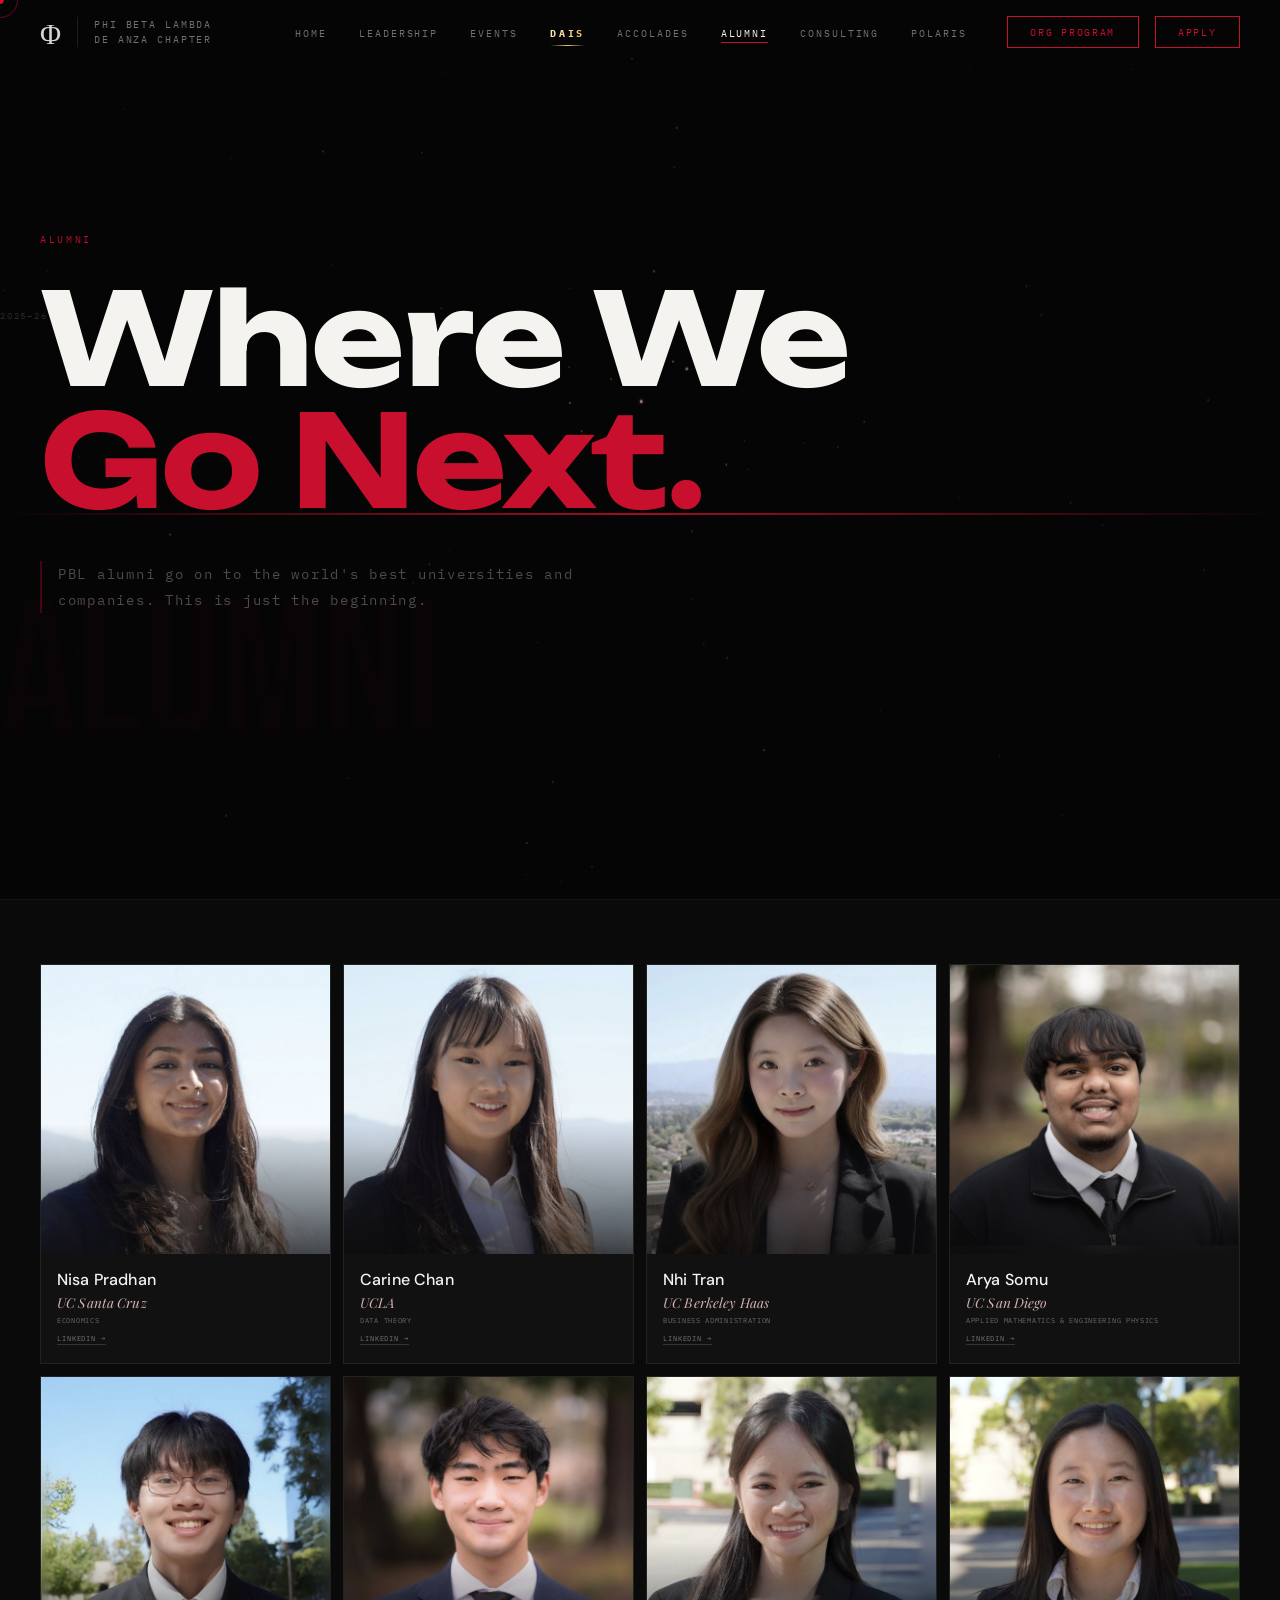
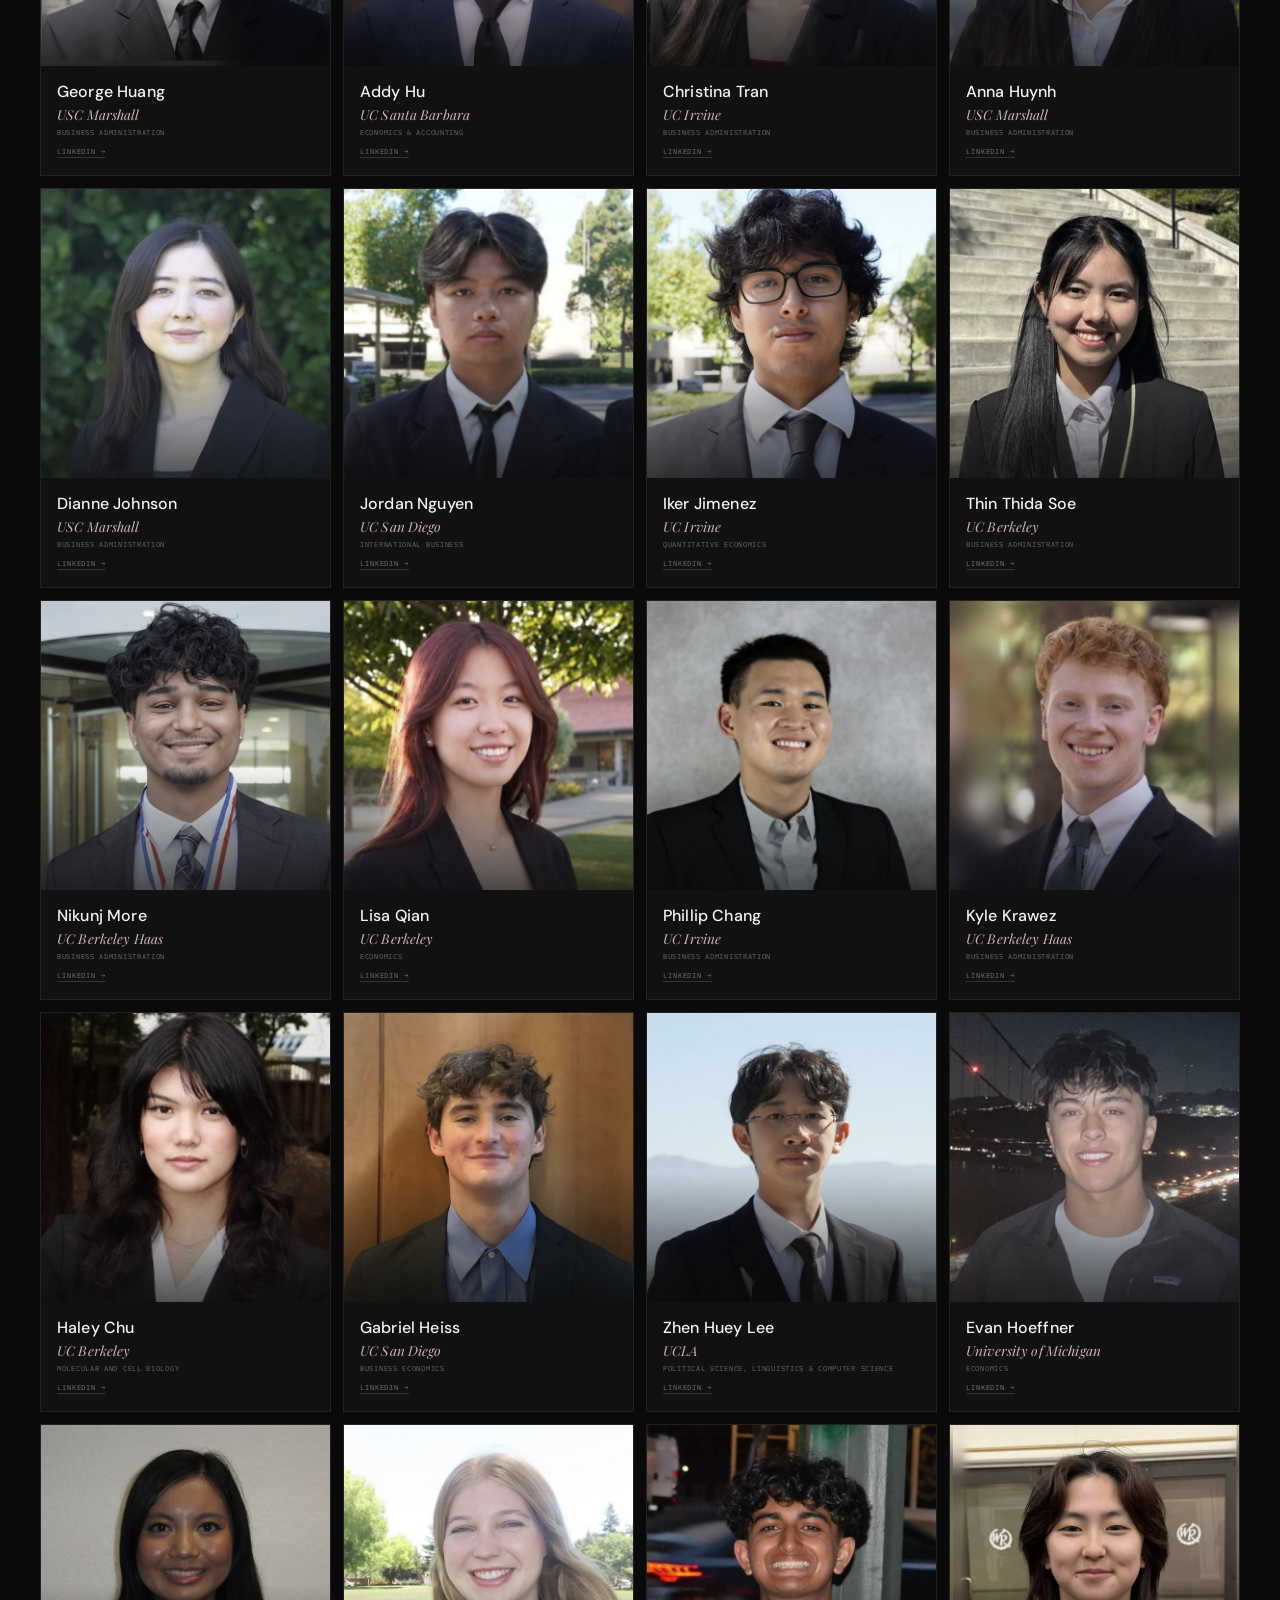
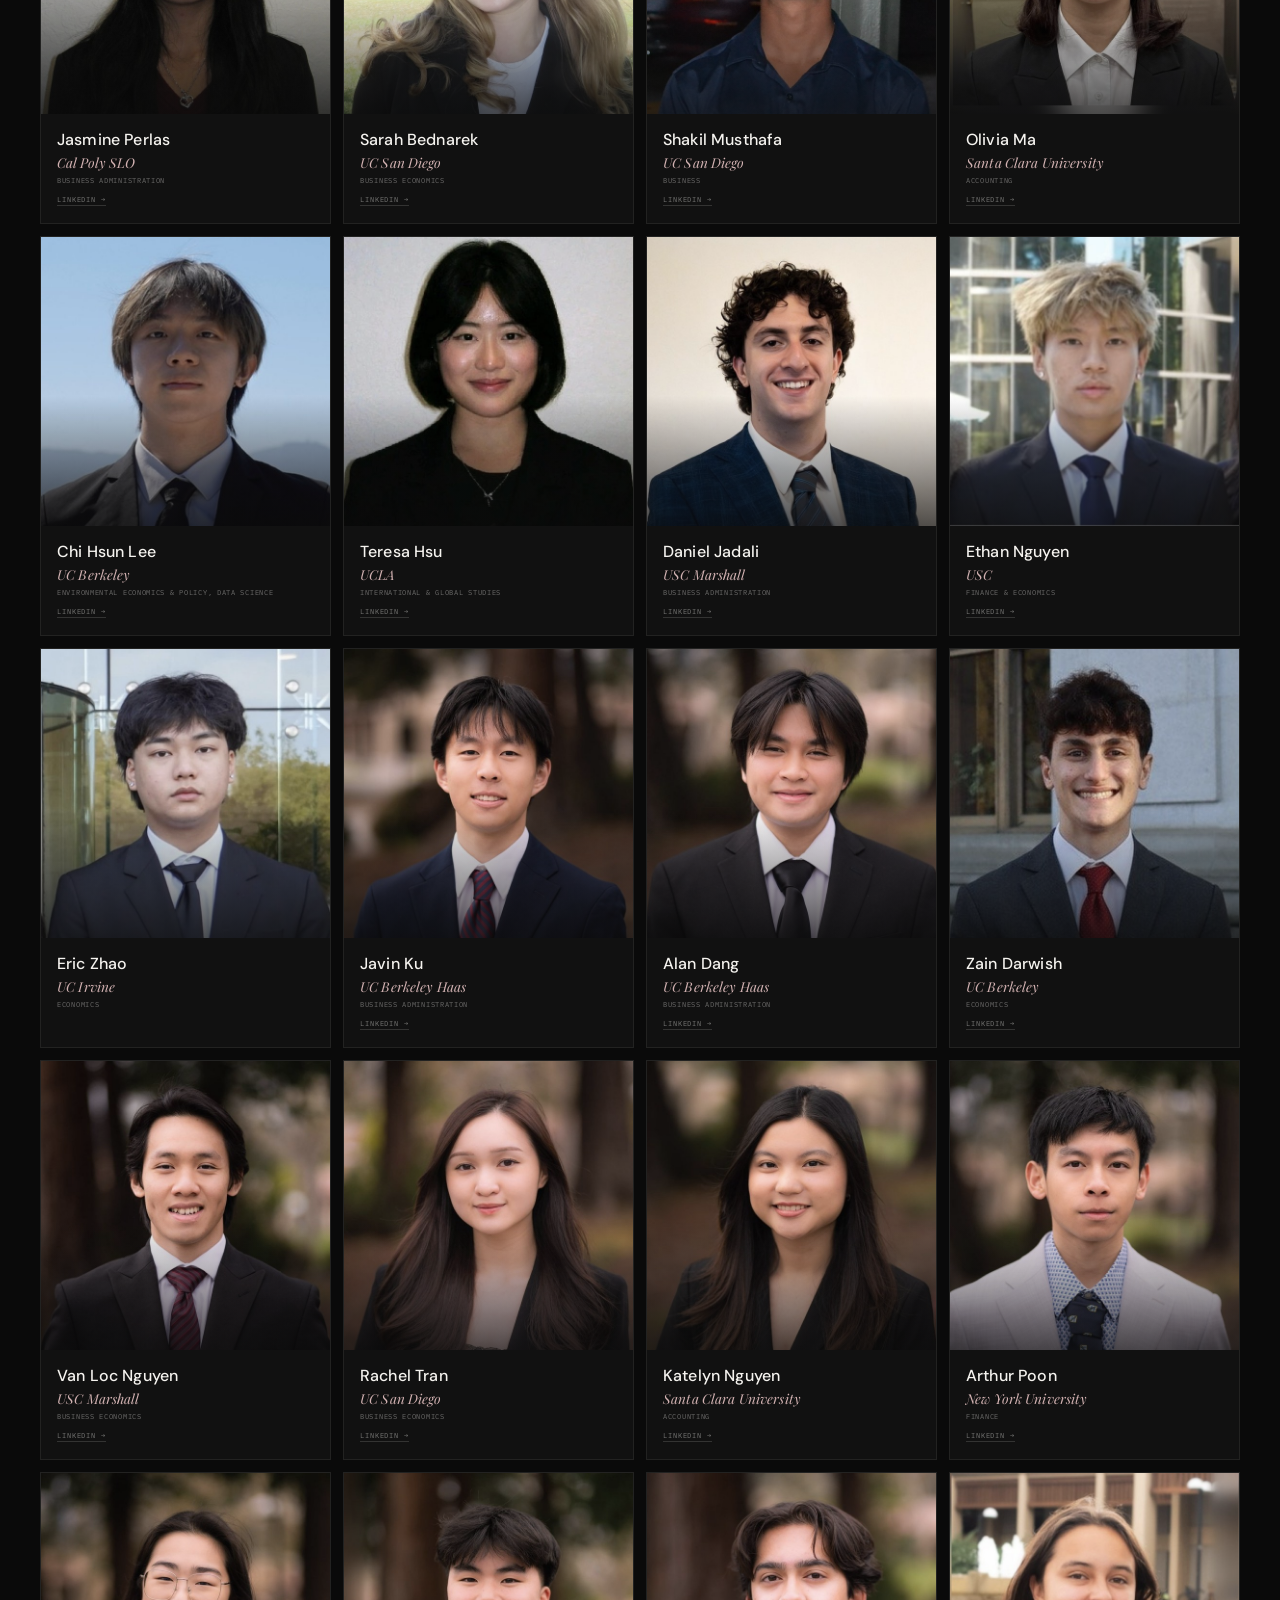
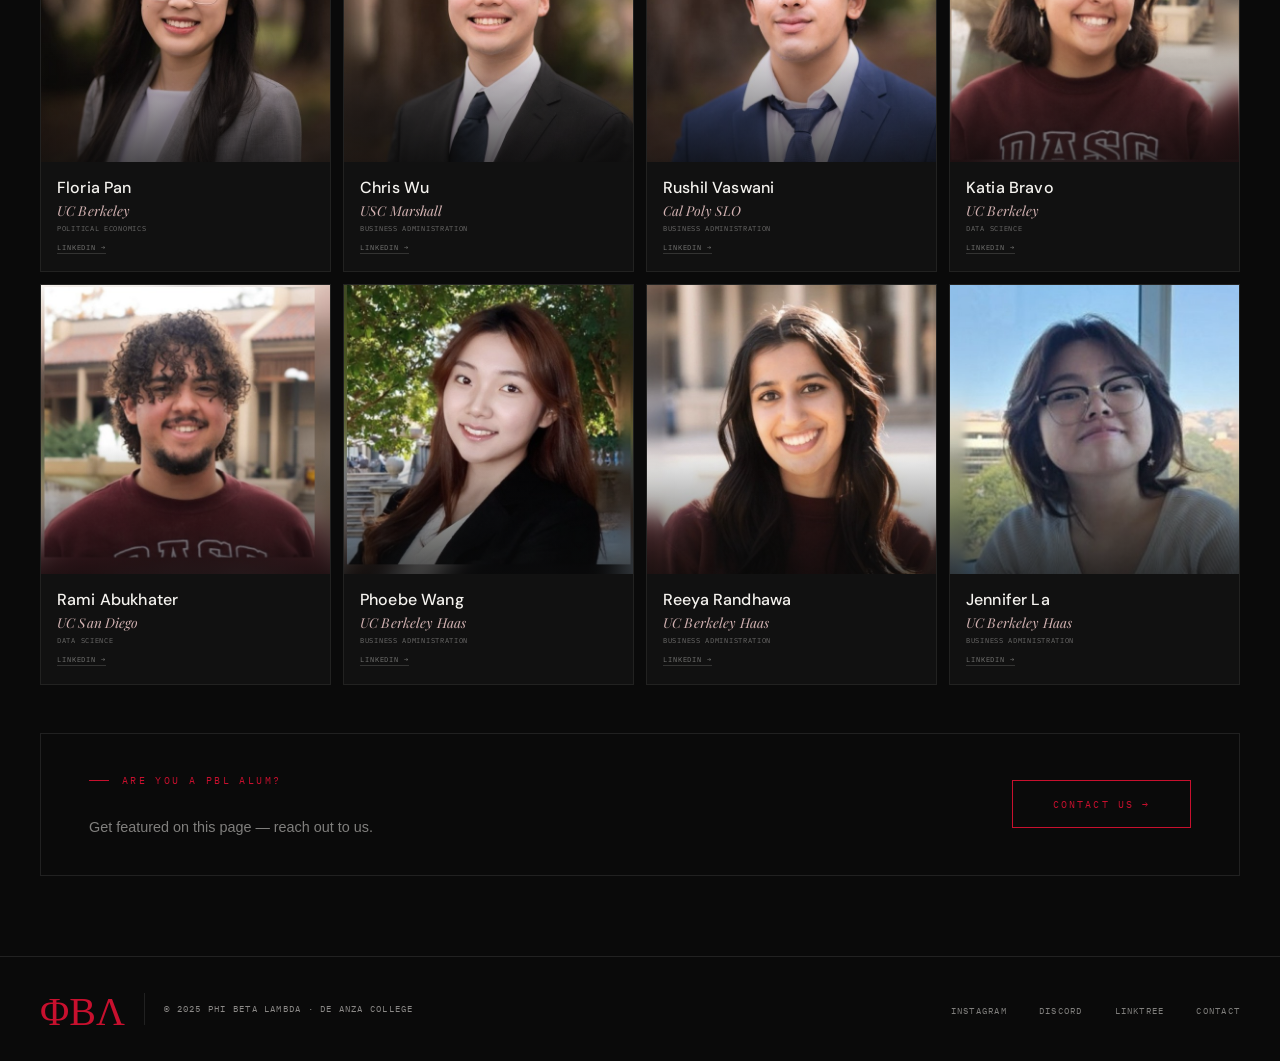
<file: alumni.html>
<!DOCTYPE html>
<html lang="en">
<head>
<meta charset="UTF-8">
<meta name="viewport" content="width=device-width,initial-scale=1.0">
<title>Alumni — Phi Beta Lambda De Anza</title>
<link rel="preconnect" href="https://fonts.googleapis.com">
<link rel="preconnect" href="https://fonts.gstatic.com" crossorigin>
<link href="https://fonts.googleapis.com/css2?family=Bebas+Neue&family=Unbounded:wght@400;700&family=DM+Sans:wght@300;400;500&family=IBM+Plex+Mono:wght@400;500&family=Playfair+Display:ital,wght@0,400;1,400&display=swap" rel="stylesheet">
<link rel="stylesheet" href="styles.css">
<style id="parallax-hero-css">
.page-hero{min-height:100vh;display:flex;flex-direction:column;justify-content:center;padding:13rem 2.5rem 5rem;position:relative;overflow:hidden;border-bottom:1px solid rgba(245,243,239,0.06);background:#050505;cursor:none}
.plx-canvas{position:absolute;inset:0;width:100%;height:100%;pointer-events:none;z-index:0}
.plx-vignette{position:absolute;inset:0;background:radial-gradient(ellipse 75% 75% at 50% 50%,transparent 30%,#050505 100%);pointer-events:none;z-index:1}
.plx-crt{position:absolute;inset:0;background:repeating-linear-gradient(0deg,transparent,transparent 2px,rgba(0,0,0,.03) 2px,rgba(0,0,0,.03) 4px);pointer-events:none;z-index:2}
.plx-text{position:relative;z-index:3;will-change:transform;transition:transform .07s ease-out}
.page-hero .hero-tag,.page-hero .page-sub,.page-hero .page-hero-wm,.page-hero .page-hero-year{position:relative;z-index:3}
@media(max-width:768px){.page-hero{padding:7rem 1.5rem 4rem;min-height:90vh}}
.page-hero .hero-tag::after,.page-hero .hero-tag::before{display:none!important;content:none!important;background:none!important;}
.page-hero .hero-tag{border:none!important;}
</style>
<style>
.alumni-grid{display:grid;grid-template-columns:repeat(4,1fr);gap:12px;background:transparent}
.al-card{position:relative;overflow:hidden;cursor:default;background:#111;border:1px solid rgba(245,243,239,.07);transition:border-color .3s}
.al-card::after{content:'';position:absolute;inset:0;border:1px solid transparent;transition:border-color .3s;pointer-events:none;z-index:3}
.al-card:hover::after{border-color:rgba(200,16,46,.45)}
.al-scan{position:absolute;top:-2px;left:0;right:0;height:2px;background:linear-gradient(90deg,transparent,#c8102e,transparent);transform:translateY(-100%);transition:transform .55s ease;z-index:4;pointer-events:none}
.al-card:hover .al-scan{transform:translateY(600%)}
.al-photo{aspect-ratio:1/1;overflow:hidden;background:#1a1010;position:relative}
.al-photo img{width:100%;height:100%;object-fit:cover;object-position:center;transition:transform .4s cubic-bezier(.16,1,.3,1),filter .4s;filter:grayscale(20%)}
.al-card:hover .al-photo img{transform:scale(1.05);filter:grayscale(0%)}
.al-photo-grad{position:absolute;inset:0;background:linear-gradient(180deg,transparent 55%,rgba(10,10,10,.7) 100%);z-index:3;pointer-events:none}
.al-info{padding:1rem 1rem 1.1rem}
.al-name{font-family:'DM Sans',sans-serif;font-weight:500;font-size:1rem;letter-spacing:.01em;line-height:1.2;color:#f5f3ef;margin-bottom:.3rem}
.al-school{font-family:'Playfair Display',serif;font-style:italic;font-size:.85rem;color:rgba(232,196,196,.9);line-height:1.3;letter-spacing:.01em}
.al-major{font-family:'IBM Plex Mono',monospace;font-size:.44rem;letter-spacing:.1em;text-transform:uppercase;color:rgba(245,243,239,.4);margin-top:.25rem}
.al-li{display:inline-block;font-family:'IBM Plex Mono',monospace;font-size:.46rem;letter-spacing:.12em;text-transform:uppercase;color:rgba(245,243,239,.45);text-decoration:none;margin-top:.55rem;transition:color .2s;border-bottom:1px solid rgba(245,243,239,.15);padding-bottom:1px}
.al-li:hover{color:var(--white);border-bottom-color:var(--white)}
.al-initials{width:100%;height:100%;display:flex;align-items:center;justify-content:center;font-family:'Bebas Neue',sans-serif;font-size:3.5rem;color:rgba(200,16,46,.2);letter-spacing:.05em}
@media(max-width:900px){.alumni-grid{grid-template-columns:repeat(3,1fr)}}
@media(max-width:600px){.alumni-grid{grid-template-columns:repeat(2,1fr);gap:8px}}
</style>
</head>
<body>
<div class="cur" id="cur"></div>
<div class="cur-ring" id="ring"></div>
<div class="mob-overlay" id="mob">
  <button class="mob-close" onclick="closeMob()">Close ×</button>
  <ul class="mob-links">
    <li><a href="index.html">Home</a></li><li><a href="leadership.html">Leadership</a></li><li><a href="events.html">Events</a></li><li><a href="dais.html">DAIS</a></li><li><a href="accolades.html">Accolades</a></li><li><a href="alumni.html">Alumni</a></li><li><a href="consulting.html">Consulting</a></li><li><a href="https://org.deanzapbl.com" target="_blank" rel="noopener">Org Program</a></li><li><a href="polaris.html">Polaris</a></li><li><a href="contact.html">Contact</a></li>
  </ul>
  <div class="mob-meta">De Anza College · Cupertino, CA</div>
</div>
<nav id="nav">
  <div class="nav-left">
    <a href="index.html" style="background:none;border:none;cursor:pointer;padding:0;display:flex;align-items:center;text-decoration:none"><span style="font-family:'Playfair Display',serif;font-size:1.8rem;color:rgba(245,243,239,0.88);line-height:1;user-select:none">Φ</span></a>
    <div class="nav-wordmark" style="border-left:1px solid var(--border);padding-left:1rem">Phi Beta Lambda<br>De Anza Chapter</div>
  </div>
  <div class="nav-right" style="display:flex;align-items:center;gap:2.5rem">
    <ul class="nav-links">
      <li><a id="nl-home" href="index.html">Home</a></li><li><a id="nl-leadership" href="leadership.html">Leadership</a></li><li><a id="nl-events" href="events.html">Events</a></li><li><a id="nl-dais" href="dais.html">DAIS</a></li><li><a id="nl-accolades" href="accolades.html">Accolades</a></li><li><a id="nl-alumni" href="alumni.html">Alumni</a></li><li><a id="nl-consulting" href="consulting.html">Consulting</a></li><li><a id="nl-org" href="https://org.deanzapbl.com" target="_blank" rel="noopener">Org Program</a></li><li><a id="nl-polaris" href="polaris.html">Polaris</a></li>
    </ul>
    <a href="https://forms.gle/2zixWcFPcGG6sCBF7" target="_blank" class="nav-apply" style="flex-shrink:0">Apply</a>
    <button class="hamburger" onclick="openMob()"><span></span><span></span><span></span></button>
  </div>
</nav>
<div class="page active">
<section class="page-hero">
  <canvas class="plx-canvas" id="plxCanvas"></canvas>
  <div class="plx-vignette"></div>
  <div class="plx-crt"></div>
  <div class="plx-text">
    <div class="page-hero-year">2025–26</div>
    <div class="hero-tag">Alumni</div>
    <h1 class="page-title"><span>Where We</span><span>Go Next.</span></h1>
    <p class="page-sub">PBL alumni go on to the world's best universities and companies. This is just the beginning.</p>
    <div class="page-hero-wm">ALUMNI</div>
  </div>
</section>
<div class="sw" style="padding-top:4rem">
  <div class="alumni-grid">

    <div class="al-card"><div class="al-scan"></div><div class="al-photo"><img src="alumni-nisa-pradhan.jpg?v=5" alt="Nisa Pradhan" onerror="this.parentNode.innerHTML='<div class=al-initials>NP</div>'"><div class="al-photo-grad"></div></div><div class="al-info"><div class="al-name">Nisa Pradhan</div><div class="al-school">UC Santa Cruz</div><div class="al-major">Economics</div><a class="al-li" href="https://www.linkedin.com/in/nisapradhan/" target="_blank" rel="noopener">LinkedIn →</a></div></div>

    <div class="al-card"><div class="al-scan"></div><div class="al-photo"><img src="alumni-carine-chan.jpg?v=5" alt="Carine Chan" onerror="this.parentNode.innerHTML='<div class=al-initials>CC</div>'"><div class="al-photo-grad"></div></div><div class="al-info"><div class="al-name">Carine Chan</div><div class="al-school">UCLA</div><div class="al-major">Data Theory</div><a class="al-li" href="https://www.linkedin.com/in/carinewchan/" target="_blank" rel="noopener">LinkedIn →</a></div></div>

    <div class="al-card"><div class="al-scan"></div><div class="al-photo"><img src="alumni-nhi-tran.jpg?v=5" alt="Nhi Tran" onerror="this.parentNode.innerHTML='<div class=al-initials>NT</div>'"><div class="al-photo-grad"></div></div><div class="al-info"><div class="al-name">Nhi Tran</div><div class="al-school">UC Berkeley Haas</div><div class="al-major">Business Administration</div><a class="al-li" href="https://www.linkedin.com/in/nhi-tran-b3516b311/" target="_blank" rel="noopener">LinkedIn →</a></div></div>

    <div class="al-card"><div class="al-scan"></div><div class="al-photo"><img src="alumni-arya-somu.jpg?v=5" alt="Arya Somu" onerror="this.parentNode.innerHTML='<div class=al-initials>AS</div>'"><div class="al-photo-grad"></div></div><div class="al-info"><div class="al-name">Arya Somu</div><div class="al-school">UC San Diego</div><div class="al-major">Applied Mathematics &amp; Engineering Physics</div><a class="al-li" href="https://www.linkedin.com/in/aryasomu/" target="_blank" rel="noopener">LinkedIn →</a></div></div>

    <div class="al-card"><div class="al-scan"></div><div class="al-photo"><img src="alumni-george-huang.jpg?v=5" alt="George Huang" onerror="this.parentNode.innerHTML='<div class=al-initials>GH</div>'"><div class="al-photo-grad"></div></div><div class="al-info"><div class="al-name">George Huang</div><div class="al-school">USC Marshall</div><div class="al-major">Business Administration</div><a class="al-li" href="https://www.linkedin.com/in/george-huang-403590214/" target="_blank" rel="noopener">LinkedIn →</a></div></div>

    <div class="al-card"><div class="al-scan"></div><div class="al-photo"><img src="alumni-addy-hu.jpg?v=5" alt="Addy Hu" onerror="this.parentNode.innerHTML='<div class=al-initials>AH</div>'"><div class="al-photo-grad"></div></div><div class="al-info"><div class="al-name">Addy Hu</div><div class="al-school">UC Santa Barbara</div><div class="al-major">Economics &amp; Accounting</div><a class="al-li" href="https://www.linkedin.com/in/addyhu/" target="_blank" rel="noopener">LinkedIn →</a></div></div>

    <div class="al-card"><div class="al-scan"></div><div class="al-photo"><img src="alumni-christina-tran.jpg?v=5" alt="Christina Tran" onerror="this.parentNode.innerHTML='<div class=al-initials>CT</div>'"><div class="al-photo-grad"></div></div><div class="al-info"><div class="al-name">Christina Tran</div><div class="al-school">UC Irvine</div><div class="al-major">Business Administration</div><a class="al-li" href="https://www.linkedin.com/in/tranchristina103/" target="_blank" rel="noopener">LinkedIn →</a></div></div>

    <div class="al-card"><div class="al-scan"></div><div class="al-photo"><img src="alumni-anna-huynh.jpg?v=5" alt="Anna Huynh" onerror="this.parentNode.innerHTML='<div class=al-initials>AH</div>'"><div class="al-photo-grad"></div></div><div class="al-info"><div class="al-name">Anna Huynh</div><div class="al-school">USC Marshall</div><div class="al-major">Business Administration</div><a class="al-li" href="https://www.linkedin.com/in/anna-huynh-1878b634b/" target="_blank" rel="noopener">LinkedIn →</a></div></div>

    <div class="al-card"><div class="al-scan"></div><div class="al-photo"><img src="alumni-dianne-johnson.jpg?v=5" alt="Dianne Johnson" onerror="this.parentNode.innerHTML='<div class=al-initials>DJ</div>'"><div class="al-photo-grad"></div></div><div class="al-info"><div class="al-name">Dianne Johnson</div><div class="al-school">USC Marshall</div><div class="al-major">Business Administration</div><a class="al-li" href="https://www.linkedin.com/in/dianne-johnson-275859352/" target="_blank" rel="noopener">LinkedIn →</a></div></div>

    <div class="al-card"><div class="al-scan"></div><div class="al-photo"><img src="alumni-jordan-nguyen.jpg?v=5" alt="Jordan Nguyen" onerror="this.parentNode.innerHTML='<div class=al-initials>JN</div>'"><div class="al-photo-grad"></div></div><div class="al-info"><div class="al-name">Jordan Nguyen</div><div class="al-school">UC San Diego</div><div class="al-major">International Business</div><a class="al-li" href="https://www.linkedin.com/in/jnguyen2006/" target="_blank" rel="noopener">LinkedIn →</a></div></div>

    <div class="al-card"><div class="al-scan"></div><div class="al-photo"><img src="alumni-iker-jimenez.jpg?v=5" alt="Iker Jimenez" onerror="this.parentNode.innerHTML='<div class=al-initials>IJ</div>'"><div class="al-photo-grad"></div></div><div class="al-info"><div class="al-name">Iker Jimenez</div><div class="al-school">UC Irvine</div><div class="al-major">Quantitative Economics</div><a class="al-li" href="https://www.linkedin.com/in/ikeramoxjimenez/" target="_blank" rel="noopener">LinkedIn →</a></div></div>

    <div class="al-card"><div class="al-scan"></div><div class="al-photo"><img src="alumni-thin-thida-soe.jpg?v=5" alt="Thin Thida Soe" onerror="this.parentNode.innerHTML='<div class=al-initials>TS</div>'"><div class="al-photo-grad"></div></div><div class="al-info"><div class="al-name">Thin Thida Soe</div><div class="al-school">UC Berkeley</div><div class="al-major">Business Administration</div><a class="al-li" href="https://www.linkedin.com/in/thin-thida-soe/" target="_blank" rel="noopener">LinkedIn →</a></div></div>

    <div class="al-card"><div class="al-scan"></div><div class="al-photo"><img src="alumni-nikunj-more.jpg?v=5" alt="Nikunj More" onerror="this.parentNode.innerHTML='<div class=al-initials>NM</div>'"><div class="al-photo-grad"></div></div><div class="al-info"><div class="al-name">Nikunj More</div><div class="al-school">UC Berkeley Haas</div><div class="al-major">Business Administration</div><a class="al-li" href="https://www.linkedin.com/in/nikunj-more/" target="_blank" rel="noopener">LinkedIn →</a></div></div>

    <div class="al-card"><div class="al-scan"></div><div class="al-photo"><img src="alumni-lisa-qian.jpg?v=5" alt="Lisa Qian" onerror="this.parentNode.innerHTML='<div class=al-initials>LQ</div>'"><div class="al-photo-grad"></div></div><div class="al-info"><div class="al-name">Lisa Qian</div><div class="al-school">UC Berkeley</div><div class="al-major">Economics</div><a class="al-li" href="https://www.linkedin.com/in/wenyuqqian/" target="_blank" rel="noopener">LinkedIn →</a></div></div>

    <div class="al-card"><div class="al-scan"></div><div class="al-photo"><img src="alumni-phillip-chang.jpg?v=5" alt="Phillip Chang" onerror="this.parentNode.innerHTML='<div class=al-initials>PC</div>'"><div class="al-photo-grad"></div></div><div class="al-info"><div class="al-name">Phillip Chang</div><div class="al-school">UC Irvine</div><div class="al-major">Business Administration</div><a class="al-li" href="https://www.linkedin.com/in/phillipchang-uci/" target="_blank" rel="noopener">LinkedIn →</a></div></div>

    <div class="al-card"><div class="al-scan"></div><div class="al-photo"><img src="alumni-kyle-krawez.jpg?v=5" alt="Kyle Krawez" onerror="this.parentNode.innerHTML='<div class=al-initials>KK</div>'"><div class="al-photo-grad"></div></div><div class="al-info"><div class="al-name">Kyle Krawez</div><div class="al-school">UC Berkeley Haas</div><div class="al-major">Business Administration</div><a class="al-li" href="https://www.linkedin.com/in/kylekrawez/" target="_blank" rel="noopener">LinkedIn →</a></div></div>

    <div class="al-card"><div class="al-scan"></div><div class="al-photo"><img src="alumni-haley-chu.jpg?v=5" alt="Haley Chu" onerror="this.parentNode.innerHTML='<div class=al-initials>HC</div>'"><div class="al-photo-grad"></div></div><div class="al-info"><div class="al-name">Haley Chu</div><div class="al-school">UC Berkeley</div><div class="al-major">Molecular and Cell Biology</div><a class="al-li" href="https://www.linkedin.com/in/haley-chu-a0a205331/" target="_blank" rel="noopener">LinkedIn →</a></div></div>

    <div class="al-card"><div class="al-scan"></div><div class="al-photo"><img src="alumni-gabriel-heiss.jpg?v=5" alt="Gabriel Heiss" onerror="this.parentNode.innerHTML='<div class=al-initials>GH</div>'"><div class="al-photo-grad"></div></div><div class="al-info"><div class="al-name">Gabriel Heiss</div><div class="al-school">UC San Diego</div><div class="al-major">Business Economics</div><a class="al-li" href="https://www.linkedin.com/in/gabriel-heiss-372281317/" target="_blank" rel="noopener">LinkedIn →</a></div></div>

    <div class="al-card"><div class="al-scan"></div><div class="al-photo"><img src="alumni-zhen-huey-lee.jpg?v=5" alt="Zhen Huey Lee" onerror="this.parentNode.innerHTML='<div class=al-initials>ZL</div>'"><div class="al-photo-grad"></div></div><div class="al-info"><div class="al-name">Zhen Huey Lee</div><div class="al-school">UCLA</div><div class="al-major">Political Science, Linguistics &amp; Computer Science</div><a class="al-li" href="https://www.linkedin.com/in/zhen-huey-lee/" target="_blank" rel="noopener">LinkedIn →</a></div></div>

    <div class="al-card"><div class="al-scan"></div><div class="al-photo"><img src="alumni-evan-hoeffner.jpg?v=5" alt="Evan Hoeffner" onerror="this.parentNode.innerHTML='<div class=al-initials>EH</div>'"><div class="al-photo-grad"></div></div><div class="al-info"><div class="al-name">Evan Hoeffner</div><div class="al-school">University of Michigan</div><div class="al-major">Economics</div><a class="al-li" href="https://www.linkedin.com/in/evanhoeffner/" target="_blank" rel="noopener">LinkedIn →</a></div></div>

    <div class="al-card"><div class="al-scan"></div><div class="al-photo"><img src="alumni-jasmine-perlas.jpg?v=5" alt="Jasmine Perlas" onerror="this.parentNode.innerHTML='<div class=al-initials>JP</div>'"><div class="al-photo-grad"></div></div><div class="al-info"><div class="al-name">Jasmine Perlas</div><div class="al-school">Cal Poly SLO</div><div class="al-major">Business Administration</div><a class="al-li" href="https://www.linkedin.com/in/jasmine-perlas/" target="_blank" rel="noopener">LinkedIn →</a></div></div>

    <div class="al-card"><div class="al-scan"></div><div class="al-photo"><img src="alumni-sarah-bednarek.jpg?v=5" alt="Sarah Bednarek" onerror="this.parentNode.innerHTML='<div class=al-initials>SB</div>'"><div class="al-photo-grad"></div></div><div class="al-info"><div class="al-name">Sarah Bednarek</div><div class="al-school">UC San Diego</div><div class="al-major">Business Economics</div><a class="al-li" href="https://www.linkedin.com/in/sarah-bednarek-1b9807350/" target="_blank" rel="noopener">LinkedIn →</a></div></div>

    <div class="al-card"><div class="al-scan"></div><div class="al-photo"><img src="alumni-shakil-musthafa.jpg?v=5" alt="Shakil Musthafa" onerror="this.parentNode.innerHTML='<div class=al-initials>SM</div>'"><div class="al-photo-grad"></div></div><div class="al-info"><div class="al-name">Shakil Musthafa</div><div class="al-school">UC San Diego</div><div class="al-major">Business</div><a class="al-li" href="https://www.linkedin.com/in/shakilsm/" target="_blank" rel="noopener">LinkedIn →</a></div></div>

    <div class="al-card"><div class="al-scan"></div><div class="al-photo"><img src="alumni-olivia-ma.jpg?v=5" alt="Olivia Ma" onerror="this.parentNode.innerHTML='<div class=al-initials>OM</div>'"><div class="al-photo-grad"></div></div><div class="al-info"><div class="al-name">Olivia Ma</div><div class="al-school">Santa Clara University</div><div class="al-major">Accounting</div><a class="al-li" href="https://www.linkedin.com/in/oliviayuqingma/" target="_blank" rel="noopener">LinkedIn →</a></div></div>
    <div class="al-card"><div class="al-scan"></div><div class="al-photo"><img src="alumni-chi-hsun-lee.jpg?v=5" alt="Chi Hsun Lee" onerror="this.parentNode.innerHTML='<div class=al-initials>CL</div>'"><div class="al-photo-grad"></div></div><div class="al-info"><div class="al-name">Chi Hsun Lee</div><div class="al-school">UC Berkeley</div><div class="al-major">Environmental Economics &amp; Policy, Data Science</div><a class="al-li" href="https://www.linkedin.com/in/chi-hsun-lee/" target="_blank" rel="noopener">LinkedIn →</a></div></div>
    <div class="al-card"><div class="al-scan"></div><div class="al-photo"><img src="alumni-teresa-hsu.jpg?v=5" alt="Teresa Hsu" onerror="this.parentNode.innerHTML='<div class=al-initials>TH</div>'"><div class="al-photo-grad"></div></div><div class="al-info"><div class="al-name">Teresa Hsu</div><div class="al-school">UCLA</div><div class="al-major">International &amp; Global Studies</div><a class="al-li" href="https://www.linkedin.com/in/teresahsu05/" target="_blank" rel="noopener">LinkedIn →</a></div></div>
    <div class="al-card"><div class="al-scan"></div><div class="al-photo"><img src="alumni-daniel-jadali.jpg?v=5" alt="Daniel Jadali" onerror="this.parentNode.innerHTML='<div class=al-initials>DJ</div>'"><div class="al-photo-grad"></div></div><div class="al-info"><div class="al-name">Daniel Jadali</div><div class="al-school">USC Marshall</div><div class="al-major">Business Administration</div><a class="al-li" href="https://www.linkedin.com/in/danieljadali/" target="_blank" rel="noopener">LinkedIn →</a></div></div>
    <div class="al-card"><div class="al-scan"></div><div class="al-photo"><img src="alumni-ethan-nguyen.jpg?v=5" alt="Ethan Nguyen" onerror="this.parentNode.innerHTML='<div class=al-initials>EN</div>'"><div class="al-photo-grad"></div></div><div class="al-info"><div class="al-name">Ethan Nguyen</div><div class="al-school">USC</div><div class="al-major">Finance &amp; Economics</div><a class="al-li" href="https://www.linkedin.com/in/ethantn/" target="_blank" rel="noopener">LinkedIn →</a></div></div>

    <div class="al-card"><div class="al-scan"></div><div class="al-photo"><img src="alumni-eric-zhao.jpg?v=5" alt="Eric Zhao" onerror="this.parentNode.innerHTML='<div class=al-initials>EZ</div>'"><div class="al-photo-grad"></div></div><div class="al-info"><div class="al-name">Eric Zhao</div><div class="al-school">UC Irvine</div><div class="al-major">Economics</div></div></div>

    <div class="al-card"><div class="al-scan"></div><div class="al-photo"><img src="alumni-javin-ku.jpg?v=5" alt="Javin Ku" onerror="this.parentNode.innerHTML='<div class=al-initials>JK</div>'"><div class="al-photo-grad"></div></div><div class="al-info"><div class="al-name">Javin Ku</div><div class="al-school">UC Berkeley Haas</div><div class="al-major">Business Administration</div><a class="al-li" href="https://www.linkedin.com/in/javin-ku-059590299" target="_blank">LinkedIn →</a></div></div>

    <div class="al-card"><div class="al-scan"></div><div class="al-photo"><img src="alumni-alan-dang.jpg?v=5" alt="Alan Dang" onerror="this.parentNode.innerHTML='<div class=al-initials>AD</div>'"><div class="al-photo-grad"></div></div><div class="al-info"><div class="al-name">Alan Dang</div><div class="al-school">UC Berkeley Haas</div><div class="al-major">Business Administration</div><a class="al-li" href="https://www.linkedin.com/in/alanducdang" target="_blank">LinkedIn →</a></div></div>

    <div class="al-card"><div class="al-scan"></div><div class="al-photo"><img src="alumni-zain-darwish.jpg?v=5" alt="Zain Darwish" onerror="this.parentNode.innerHTML='<div class=al-initials>ZD</div>'"><div class="al-photo-grad"></div></div><div class="al-info"><div class="al-name">Zain Darwish</div><div class="al-school">UC Berkeley</div><div class="al-major">Economics</div><a class="al-li" href="https://www.linkedin.com/in/zain-darwish-071a80309" target="_blank">LinkedIn →</a></div></div>

    <div class="al-card"><div class="al-scan"></div><div class="al-photo"><img src="alumni-van-loc-nguyen.jpg?v=5" alt="Van Loc Nguyen" onerror="this.parentNode.innerHTML='<div class=al-initials>VN</div>'"><div class="al-photo-grad"></div></div><div class="al-info"><div class="al-name">Van Loc Nguyen</div><div class="al-school">USC Marshall</div><div class="al-major">Business Economics</div><a class="al-li" href="https://www.linkedin.com/in/vanlocnguyen" target="_blank">LinkedIn →</a></div></div>

    <div class="al-card"><div class="al-scan"></div><div class="al-photo"><img src="alumni-rachel-tran.jpg?v=5" alt="Rachel Tran" onerror="this.parentNode.innerHTML='<div class=al-initials>RT</div>'"><div class="al-photo-grad"></div></div><div class="al-info"><div class="al-name">Rachel Tran</div><div class="al-school">UC San Diego</div><div class="al-major">Business Economics</div><a class="al-li" href="https://www.linkedin.com/in/rachelthaotran" target="_blank">LinkedIn →</a></div></div>

    <div class="al-card"><div class="al-scan"></div><div class="al-photo"><img src="alumni-katelyn-nguyen.jpg?v=5" alt="Katelyn Nguyen" onerror="this.parentNode.innerHTML='<div class=al-initials>KN</div>'"><div class="al-photo-grad"></div></div><div class="al-info"><div class="al-name">Katelyn Nguyen</div><div class="al-school">Santa Clara University</div><div class="al-major">Accounting</div><a class="al-li" href="https://www.linkedin.com/in/katelynlieunguyen" target="_blank">LinkedIn →</a></div></div>

    <div class="al-card"><div class="al-scan"></div><div class="al-photo"><img src="alumni-arthur-poon.jpg?v=5" alt="Arthur Poon" onerror="this.parentNode.innerHTML='<div class=al-initials>AP</div>'"><div class="al-photo-grad"></div></div><div class="al-info"><div class="al-name">Arthur Poon</div><div class="al-school">New York University</div><div class="al-major">Finance</div><a class="al-li" href="#" target="_blank">LinkedIn →</a></div></div>

    <div class="al-card"><div class="al-scan"></div><div class="al-photo"><img src="alumni-floria-pan.jpg?v=5" alt="Floria Pan" onerror="this.parentNode.innerHTML='<div class=al-initials>FP</div>'"><div class="al-photo-grad"></div></div><div class="al-info"><div class="al-name">Floria Pan</div><div class="al-school">UC Berkeley</div><div class="al-major">Political Economics</div><a class="al-li" href="https://www.linkedin.com/in/floria-pan-a28b04292" target="_blank">LinkedIn →</a></div></div>

    <div class="al-card"><div class="al-scan"></div><div class="al-photo"><img src="alumni-chris-wu.jpg?v=5" alt="Chris Wu" onerror="this.parentNode.innerHTML='<div class=al-initials>CW</div>'"><div class="al-photo-grad"></div></div><div class="al-info"><div class="al-name">Chris Wu</div><div class="al-school">USC Marshall</div><div class="al-major">Business Administration</div><a class="al-li" href="https://www.linkedin.com/in/christopherawu" target="_blank">LinkedIn →</a></div></div>

    <div class="al-card"><div class="al-scan"></div><div class="al-photo"><img src="alumni-rushil-vaswani.jpg?v=5" alt="Rushil Vaswani" onerror="this.parentNode.innerHTML='<div class=al-initials>RV</div>'"><div class="al-photo-grad"></div></div><div class="al-info"><div class="al-name">Rushil Vaswani</div><div class="al-school">Cal Poly SLO</div><div class="al-major">Business Administration</div><a class="al-li" href="https://www.linkedin.com/in/rushilvaswani" target="_blank">LinkedIn →</a></div></div>

    <div class="al-card"><div class="al-scan"></div><div class="al-photo"><img src="alumni-katia-bravo.jpg?v=5" alt="Katia Bravo" onerror="this.parentNode.innerHTML='<div class=al-initials>KB</div>'"><div class="al-photo-grad"></div></div><div class="al-info"><div class="al-name">Katia Bravo</div><div class="al-school">UC Berkeley</div><div class="al-major">Data Science</div><a class="al-li" href="#" target="_blank">LinkedIn →</a></div></div>

    <div class="al-card"><div class="al-scan"></div><div class="al-photo"><img src="alumni-rami-abukhater.jpg?v=5" alt="Rami Abukhater" onerror="this.parentNode.innerHTML='<div class=al-initials>RA</div>'"><div class="al-photo-grad"></div></div><div class="al-info"><div class="al-name">Rami Abukhater</div><div class="al-school">UC San Diego</div><div class="al-major">Data Science</div><a class="al-li" href="#" target="_blank">LinkedIn →</a></div></div>

    <div class="al-card"><div class="al-scan"></div><div class="al-photo"><img src="alumni-phoebe-wang.jpg?v=5" alt="Phoebe Wang" onerror="this.parentNode.innerHTML='<div class=al-initials>PW</div>'"><div class="al-photo-grad"></div></div><div class="al-info"><div class="al-name">Phoebe Wang</div><div class="al-school">UC Berkeley Haas</div><div class="al-major">Business Administration</div><a class="al-li" href="https://www.linkedin.com/in/sqw07" target="_blank">LinkedIn →</a></div></div>

    <div class="al-card"><div class="al-scan"></div><div class="al-photo"><img src="alumni-reeya-randhawa.jpg?v=5" alt="Reeya Randhawa" onerror="this.parentNode.innerHTML='<div class=al-initials>RR</div>'"><div class="al-photo-grad"></div></div><div class="al-info"><div class="al-name">Reeya Randhawa</div><div class="al-school">UC Berkeley Haas</div><div class="al-major">Business Administration</div><a class="al-li" href="#" target="_blank">LinkedIn →</a></div></div>

    <div class="al-card"><div class="al-scan"></div><div class="al-photo"><img src="alumni-jennifer-la.jpg?v=5" alt="Jennifer La" onerror="this.parentNode.innerHTML='<div class=al-initials>JL</div>'"><div class="al-photo-grad"></div></div><div class="al-info"><div class="al-name">Jennifer La</div><div class="al-school">UC Berkeley Haas</div><div class="al-major">Business Administration</div><a class="al-li" href="https://www.linkedin.com/in/lajennifer123" target="_blank">LinkedIn →</a></div></div>

  </div>

  <div style="margin-top:3rem;padding:2.5rem 3rem;border:1px solid var(--border);display:flex;justify-content:space-between;align-items:center;flex-wrap:wrap;gap:1.5rem">
    <div><div class="sec-tag">Are you a PBL alum?</div><div style="font-size:.9rem;color:rgba(245,243,239,.5)">Get featured on this page — reach out to us.</div></div>
    <a href="mailto:deanzacapbl@gmail.com" class="btn btn-outline">Contact Us →</a>
  </div>
</div>
</div>
<footer style="display:flex;align-items:center;justify-content:space-between;padding:2rem 2.5rem;border-top:1px solid var(--border);flex-wrap:wrap;gap:1rem">
  <div style="display:flex;align-items:center;gap:1.2rem">
    <span class="foot-logo">ΦΒΛ</span>
    <div style="width:1px;height:2rem;background:var(--border)"></div>
    <span class="foot-copy">© 2025 Phi Beta Lambda · De Anza College</span>
  </div>
  <ul class="foot-links">
    <li><a href="https://instagram.com/deanzapbl" target="_blank">Instagram</a></li><li><a href="https://discord.gg/w7zap3SfUm" target="_blank">Discord</a></li><li><a href="https://linktr.ee/deanzapbl" target="_blank">Linktree</a></li><li><a href="contact.html">Contact</a></li>
  </ul>
</footer>
<script src="main.js"></script>
<script>(function(){var hero=document.querySelector(".page-hero");if(!hero)return;var canvas=document.getElementById("plxCanvas");var txt=hero.querySelector(".plx-text");var ctx=canvas.getContext("2d");var mx,my,smx,smy;var stars=[];var t=0;function buildStars(){stars=[];var W=canvas.width,H=canvas.height;for(var k=0;k<280;k++){stars.push({x:Math.random()*W,y:Math.random()*H,r:Math.random()*1.2+0.2,ph:Math.random()*6.28,spd:Math.random()*1.5+0.5,a:Math.random()*0.3+0.05});}}function resize(){canvas.width=hero.offsetWidth;canvas.height=hero.offsetHeight;if(smx==null){smx=canvas.width/2;smy=canvas.height/2;mx=smx;my=smy;}buildStars();}resize();window.addEventListener("resize",resize);var inside=false;hero.addEventListener("mousemove",function(e){var r=hero.getBoundingClientRect();mx=e.clientX-r.left;my=e.clientY-r.top;inside=true;if(txt){var hw=r.width/2,hh=r.height/2,rx=(mx-hw)/hw,ry=(my-hh)/hh;txt.style.transform="translate("+(rx*-7)+"px,"+(ry*-7)+"px)";}});hero.addEventListener("mouseleave",function(){inside=false;if(txt)txt.style.transform="";});var curA=0;function draw(){t+=0.014;var W=canvas.width,H=canvas.height;if(!W||!H){requestAnimationFrame(draw);return;}smx=smx+(mx-smx)*0.1;smy=smy+(my-smy)*0.1;curA+=((inside?1:0)-curA)*0.065;ctx.clearRect(0,0,W,H);var dx,dy,d,inf,a,r,tw;stars.forEach(function(p){tw=Math.sin(t*p.spd+p.ph)*0.4+0.6;dx=p.x-smx;dy=p.y-smy;d=Math.sqrt(dx*dx+dy*dy);inf=Math.max(0,1-d/170)*0.6;a=p.a*tw+inf;r=p.r*tw+inf*1.5;ctx.beginPath();ctx.arc(p.x,p.y,r,0,6.28);ctx.fillStyle="rgba(220,210,200,"+Math.min(a,0.75).toFixed(2)+")";ctx.fill();if(inf>0.1){ctx.beginPath();ctx.arc(p.x,p.y,r*2.5,0,6.28);ctx.fillStyle="rgba(192,57,43,"+(inf*0.2).toFixed(2)+")";ctx.fill();}});if(curA>0.01){ctx.beginPath();ctx.arc(smx,smy,14,0,6.28);ctx.strokeStyle="rgba(192,57,43,"+(curA*0.4).toFixed(2)+")";ctx.lineWidth=0.7;ctx.stroke();ctx.beginPath();ctx.arc(smx,smy,28,0,6.28);ctx.strokeStyle="rgba(192,57,43,"+(curA*0.18).toFixed(2)+")";ctx.lineWidth=0.7;ctx.stroke();ctx.beginPath();ctx.arc(smx,smy,2,0,6.28);ctx.fillStyle="rgba(192,57,43,"+(curA*0.85).toFixed(2)+")";ctx.fill();}requestAnimationFrame(draw);}requestAnimationFrame(draw);})();</script>
</body>
</html>
</file>
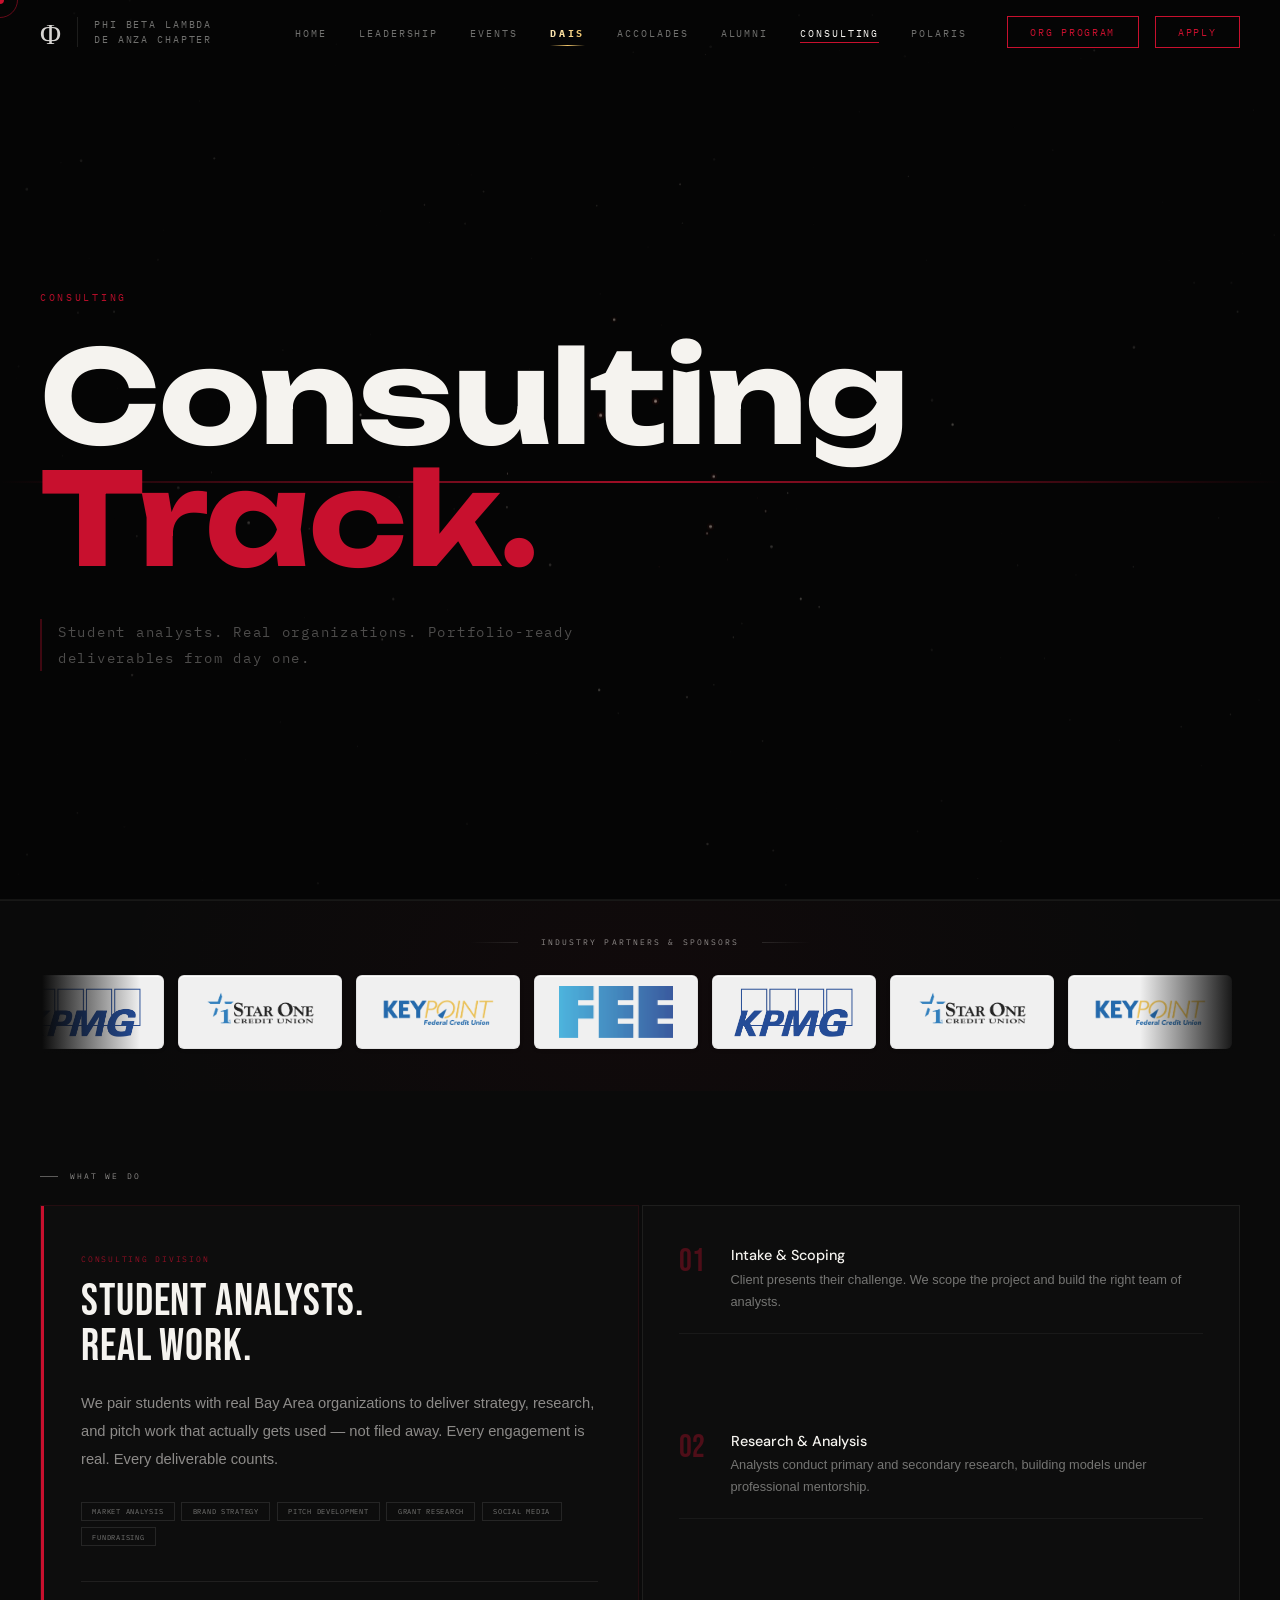
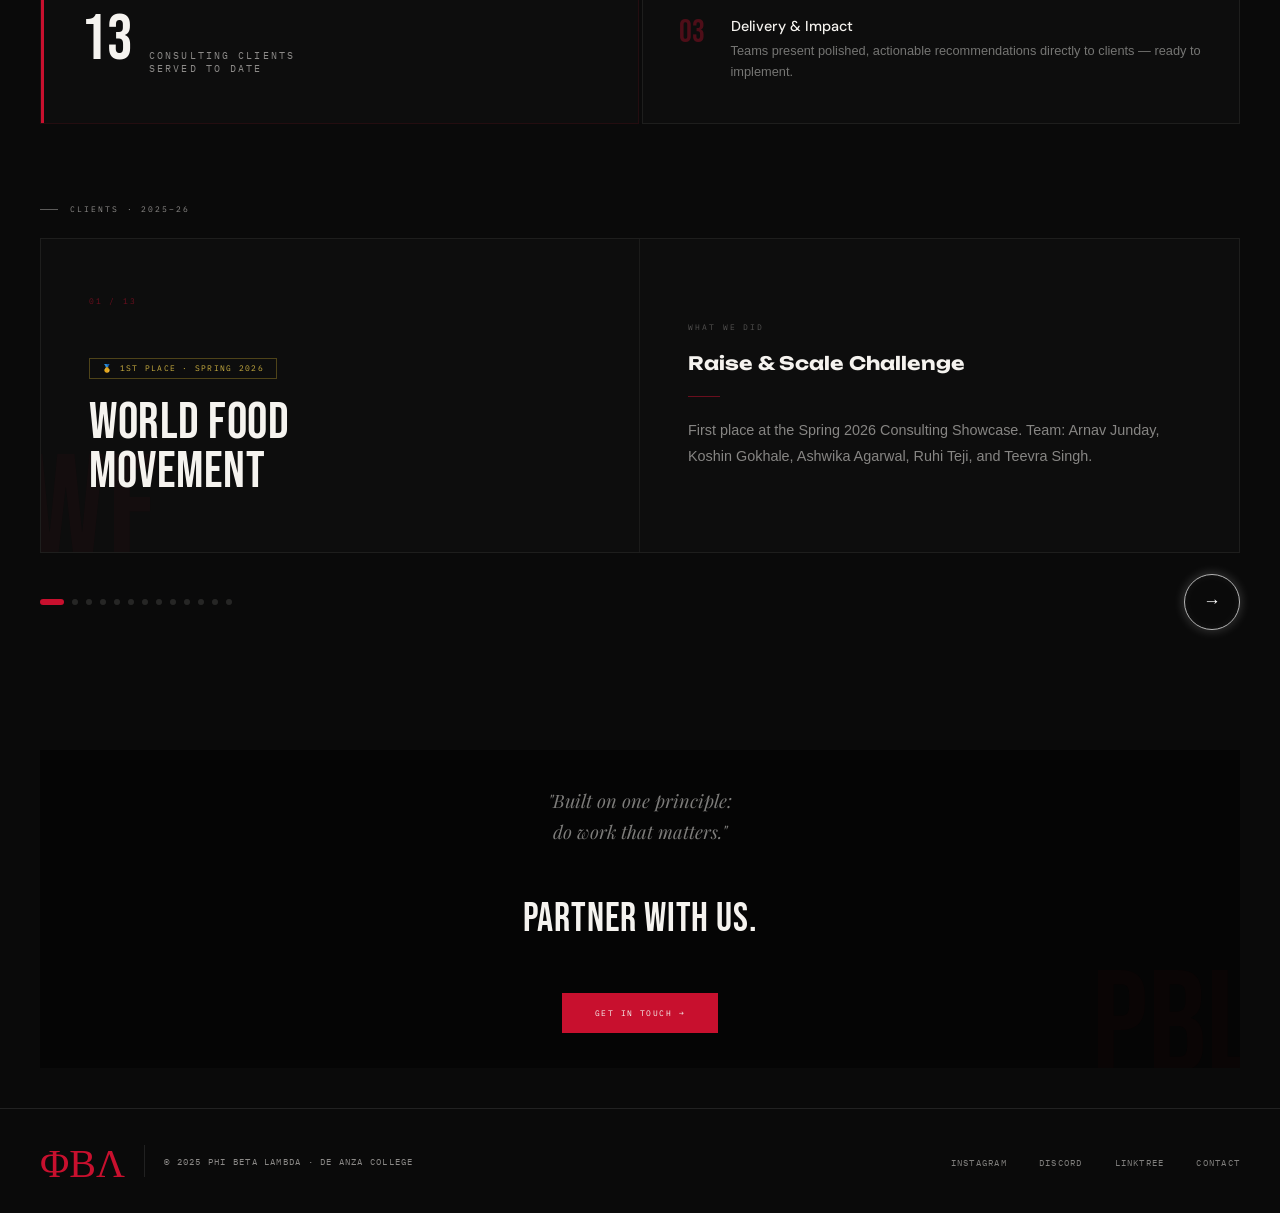
<file: consulting.html>
<!DOCTYPE html>
<html lang="en">
<head>
<meta charset="UTF-8">
<meta name="viewport" content="width=device-width,initial-scale=1.0">
<title>Consulting — Phi Beta Lambda De Anza</title>
<link rel="preconnect" href="https://fonts.googleapis.com">
<link rel="preconnect" href="https://fonts.gstatic.com" crossorigin>
<link href="https://fonts.googleapis.com/css2?family=Bebas+Neue&family=Unbounded:wght@400;700&family=DM+Sans:wght@300;400;500&family=IBM+Plex+Mono:wght@400;500&family=Playfair+Display:ital,wght@0,400;1,400&display=swap" rel="stylesheet">
<link rel="stylesheet" href="styles.css">
<style>
.page-hero{min-height:100vh;display:flex;flex-direction:column;justify-content:center;padding:9rem 2.5rem 5rem;position:relative;overflow:hidden;border-bottom:1px solid rgba(245,243,239,0.06);background:#050505;cursor:none}
.plx-canvas{position:absolute;inset:0;width:100%;height:100%;pointer-events:none;z-index:0}
.plx-vignette{position:absolute;inset:0;background:radial-gradient(ellipse 75% 75% at 50% 50%,transparent 30%,#050505 100%);pointer-events:none;z-index:1}
.plx-crt{position:absolute;inset:0;background:repeating-linear-gradient(0deg,transparent,transparent 2px,rgba(0,0,0,.03) 2px,rgba(0,0,0,.03) 4px);pointer-events:none;z-index:2}
.plx-text{position:relative;z-index:3;will-change:transform;transition:transform .07s ease-out}
.page-hero .hero-tag,.page-hero .page-sub{position:relative;z-index:3}
@media(max-width:768px){.page-hero{padding:7rem 1.5rem 4rem;min-height:90vh}}
.page-hero .hero-tag::after,.page-hero .hero-tag::before{display:none!important;content:none!important;background:none!important;}
.page-hero .hero-tag{border:none!important;}
.con-section{padding:5rem 2.5rem}
.con-section-sm{padding:3.5rem 2.5rem}
.sec-tag-line{font-family:'IBM Plex Mono',monospace;font-size:.5rem;letter-spacing:.26em;text-transform:uppercase;color:rgba(245,243,239,.55);display:flex;align-items:center;gap:.75rem;margin-bottom:1.5rem}
.sec-tag-line::before{content:'';width:18px;height:1px;background:rgba(245,243,239,.35)}
.wwd-grid{display:grid;grid-template-columns:1fr 1fr;gap:3px}
.wwd-left{background:#0d0d0d;border:1px solid rgba(200,16,46,.12);padding:3rem 2.5rem;position:relative;overflow:hidden}
.wwd-left::after{content:'';position:absolute;left:0;top:0;bottom:0;width:3px;background:#c8102e}
.wwd-left-tag{font-family:'IBM Plex Mono',monospace;font-size:.5rem;letter-spacing:.22em;text-transform:uppercase;color:rgba(200,16,46,.7);margin-bottom:1rem}
.wwd-left-title{font-family:'Bebas Neue',sans-serif;font-size:2.8rem;color:#f5f3ef;letter-spacing:.02em;line-height:1;margin-bottom:1.25rem}
.wwd-left-body{font-size:.92rem;color:rgba(245,243,239,.55);line-height:1.9;margin-bottom:1.75rem}
.wwd-tags{display:flex;gap:.4rem;flex-wrap:wrap}
.wwd-tag{font-family:'IBM Plex Mono',monospace;font-size:.46rem;letter-spacing:.1em;text-transform:uppercase;padding:.22rem .65rem;border:1px solid rgba(245,243,239,.1);color:rgba(245,243,239,.45)}
.wwd-right{background:#0d0d0d;border:1px solid rgba(245,243,239,.07);padding:2.5rem 2.25rem;display:flex;flex-direction:column;justify-content:space-between}
.wwd-step{display:flex;gap:1.25rem;align-items:flex-start;padding:1.25rem 0;border-bottom:1px solid rgba(245,243,239,.05)}
.wwd-step:first-child{padding-top:0}
.wwd-step:last-child{border-bottom:none;padding-bottom:0}
.wwd-step-n{font-family:'Bebas Neue',sans-serif;font-size:2rem;color:rgba(200,16,46,.35);line-height:1;flex-shrink:0;width:32px;transition:color .2s}
.wwd-step:hover .wwd-step-n{color:rgba(200,16,46,.7)}
.wwd-step-title{font-family:'DM Sans',sans-serif;font-weight:500;font-size:.9rem;color:#f5f3ef;margin-bottom:.3rem}
.wwd-step-desc{font-size:.8rem;color:rgba(245,243,239,.45);line-height:1.7}
.clients-section{padding:0 2.5rem 5rem}
.clients-carousel{overflow:hidden;position:relative}
.clients-track{display:flex;will-change:transform;transition:transform .7s cubic-bezier(.4,0,.2,1)}
.client-slide{flex-shrink:0;width:100%;display:grid;grid-template-columns:1fr 1fr;min-height:280px;background:#0d0d0d;border:1px solid rgba(245,243,239,.07)}
.cs-left{padding:3.5rem 3rem;display:flex;flex-direction:column;justify-content:space-between;position:relative;overflow:hidden;border-right:1px solid rgba(245,243,239,.06)}
.cs-left-wm{position:absolute;bottom:-2rem;left:-1rem;font-family:'Bebas Neue',sans-serif;font-size:9rem;color:rgba(200,16,46,.04);line-height:1;user-select:none;letter-spacing:.02em}
.cs-idx{font-family:'IBM Plex Mono',monospace;font-size:.52rem;letter-spacing:.22em;text-transform:uppercase;color:rgba(200,16,46,.5);margin-bottom:auto;position:relative;z-index:1}
.cs-badge{font-family:'IBM Plex Mono',monospace;font-size:.5rem;letter-spacing:.16em;text-transform:uppercase;color:rgba(220,190,70,.9);border:1px solid rgba(200,170,50,.35);padding:.3rem .75rem;align-self:flex-start;margin-bottom:1.25rem;position:relative;z-index:1}
.cs-badge.plain{color:rgba(245,243,239,.5);border-color:rgba(245,243,239,.15)}
.clients-dots{flex-wrap:wrap}
.cs-name{font-family:'Bebas Neue',sans-serif;font-size:clamp(2rem,4vw,3.2rem);color:#f5f3ef;line-height:.95;letter-spacing:.01em;position:relative;z-index:1}
.cs-right{padding:3.5rem 3rem;display:flex;flex-direction:column;justify-content:center;gap:1.25rem}
.cs-work-lbl{font-family:'IBM Plex Mono',monospace;font-size:.5rem;letter-spacing:.24em;text-transform:uppercase;color:rgba(245,243,239,.3)}
.cs-work{font-family:'Unbounded',sans-serif;font-weight:700;font-size:clamp(.85rem,1.5vw,1.15rem);color:#f5f3ef;line-height:1.3}
.cs-rule{width:32px;height:1px;background:rgba(200,16,46,.5)}
.cs-desc{font-size:.9rem;color:rgba(245,243,239,.52);line-height:1.85}
.clients-nav{display:flex;align-items:center;justify-content:space-between;margin-top:1.25rem}
.clients-dots{display:flex;gap:8px}
.c-dot{width:6px;height:6px;border-radius:50%;background:rgba(245,243,239,.12);cursor:pointer;transition:all .45s cubic-bezier(.16,1,.3,1)}
.c-dot.on{background:#c8102e;width:24px;border-radius:3px}
.c-dot:hover:not(.on){background:rgba(200,16,46,.4)}
.clients-arr{width:56px;height:56px;border-radius:50%;border:1px solid rgba(255,255,255,0.7);background:none;color:#fff;font-size:1.1rem;cursor:pointer;display:flex;align-items:center;justify-content:center;transition:all .3s;box-shadow:0 0 10px 2px rgba(255,255,255,0.15),inset 0 0 10px rgba(255,255,255,0.05)}
.clients-arr:hover{border-color:#c8102e;color:#c8102e;background:rgba(200,16,46,.08)}
.sponsor-strip{border-top:1px solid rgba(245,243,239,.06);background:#0a0a0a;padding:2.25rem 0;position:relative;overflow:hidden}
.sponsor-strip::before{content:'';position:absolute;inset:0;background:radial-gradient(ellipse 60% 300% at 50% 50%,rgba(200,16,46,.035) 0%,transparent 70%);pointer-events:none}
.sponsor-strip-label{font-family:'IBM Plex Mono',monospace;font-size:.47rem;letter-spacing:.28em;text-transform:uppercase;color:rgba(245,243,239,.55);text-align:center;margin-bottom:1.4rem;position:relative;z-index:1;display:flex;align-items:center;justify-content:center;gap:1.4rem}
.sponsor-strip-label::before,.sponsor-strip-label::after{content:'';width:48px;height:1px;background:linear-gradient(90deg,transparent,rgba(245,243,239,.12))}
.sponsor-strip-label::after{background:linear-gradient(270deg,transparent,rgba(245,243,239,.12))}
.sponsor-track-outer{overflow:visible;position:relative;z-index:1;clip-path:inset(0 0 -200px 0)}
.sponsor-track-outer::before,.sponsor-track-outer::after{content:'';position:absolute;top:0;bottom:0;width:140px;z-index:10;pointer-events:none}
.sponsor-track-outer::before{left:0;background:linear-gradient(90deg,#0a0a0a 30%,transparent)}
.sponsor-track-outer::after{right:0;background:linear-gradient(270deg,#0a0a0a 30%,transparent)}
.sponsor-track{display:flex;gap:14px;width:max-content;padding:6px 0;animation:sponsorScroll 40s linear infinite}
.sponsor-track.paused{animation-play-state:paused}
@keyframes sponsorScroll{0%{transform:translateX(0)}100%{transform:translateX(-50%)}}
.sponsor-logo{flex-shrink:0;width:164px;height:74px;background:#f0f0f0;border:1px solid rgba(0,0,0,.06);border-radius:6px;display:flex;align-items:center;justify-content:center;cursor:pointer;position:relative;overflow:hidden;transition:border-color .4s,transform .45s cubic-bezier(.16,1,.3,1),box-shadow .45s;transform-origin:center;box-shadow:inset 0 1px 0 rgba(255,255,255,.9),0 1px 4px rgba(0,0,0,.08)}
.sponsor-logo:hover{border-color:rgba(0,0,0,.14);background:#ebebeb}
.sponsor-logo.active{border-color:rgba(200,16,46,.5);transform:scale(1.1);z-index:20;background:#f5f5f5;box-shadow:0 0 0 2px rgba(200,16,46,.2),0 8px 24px rgba(0,0,0,.15)}
.sponsor-logo img{max-width:120px;max-height:52px;object-fit:contain;opacity:.85;transition:opacity .35s,transform .35s;position:relative;z-index:1;display:block}
.sponsor-logo:hover img{opacity:1}
.sponsor-logo.active img{transform:scale(1.04);opacity:1}
.sponsor-tooltip{position:absolute;bottom:calc(100% + 10px);left:50%;transform:translateX(-50%) translateY(6px);background:#181818;border:1px solid rgba(255,255,255,.14);border-radius:4px;padding:.55rem 1rem;white-space:nowrap;pointer-events:none;z-index:30;opacity:0;transition:opacity .22s,transform .22s;box-shadow:0 0 0 1px rgba(255,255,255,.05),0 8px 28px rgba(0,0,0,.7)}
.sponsor-logo.active .sponsor-tooltip{opacity:1;transform:translateX(-50%) translateY(0)}
.sponsor-tooltip-name{font-family:'Bebas Neue',sans-serif;font-size:1rem;color:#f5f3ef;letter-spacing:.05em;line-height:1.2;margin-bottom:.2rem}
.sponsor-tooltip-type{font-family:'IBM Plex Mono',monospace;font-size:.42rem;letter-spacing:.18em;text-transform:uppercase;color:#c8102e}
.sponsor-tooltip::after{content:'';position:absolute;top:100%;left:50%;transform:translateX(-50%);border:5px solid transparent;border-top-color:#181818}
.cta-section{padding:2.5rem 2.5rem}
.cta-box{background:#080808;border:none;padding:4rem;display:flex;align-items:center;justify-content:space-between;flex-wrap:wrap;gap:2rem;position:relative;overflow:hidden}
.cta-wm{position:absolute;bottom:-2rem;right:-1rem;font-family:'Bebas Neue',sans-serif;font-size:9rem;color:rgba(200,16,46,.03);line-height:1;user-select:none}
.cta-title{font-family:'Bebas Neue',sans-serif;font-size:2.5rem;letter-spacing:.02em;line-height:1;color:#f5f3ef;margin-bottom:.5rem;position:relative;z-index:1}
.cta-sub{font-size:.9rem;color:rgba(245,243,239,.48);position:relative;z-index:1}
.cta-btn{font-family:'IBM Plex Mono',monospace;font-size:.52rem;letter-spacing:.18em;text-transform:uppercase;padding:.85rem 2rem;background:#c8102e;color:#f5f3ef;text-decoration:none;border:1px solid #c8102e;transition:all .3s;position:relative;z-index:1;flex-shrink:0}
.cta-btn:hover{background:transparent;color:#c8102e}
@media(max-width:900px){.wwd-grid{grid-template-columns:1fr}.client-slide{grid-template-columns:1fr}.cs-left{border-right:none;border-bottom:1px solid rgba(245,243,239,.06)}.con-section,.con-section-sm,.clients-section,.cta-section{padding-left:1.5rem;padding-right:1.5rem}}
</style>
</head>
<body>
<div class="cur" id="cur"></div>
<div class="cur-ring" id="ring"></div>
<div class="mob-overlay" id="mob">
  <button class="mob-close" onclick="closeMob()">Close ×</button>
  <ul class="mob-links">
    <li><a href="index.html">Home</a></li><li><a href="leadership.html">Leadership</a></li><li><a href="events.html">Events</a></li><li><a href="dais.html">DAIS</a></li><li><a href="accolades.html">Accolades</a></li><li><a href="alumni.html">Alumni</a></li><li><a href="consulting.html">Consulting</a></li><li><a href="https://org.deanzapbl.com" target="_blank" rel="noopener">Org Program</a></li><li><a href="polaris.html">Polaris</a></li><li><a href="contact.html">Contact</a></li>
  </ul>
  <div class="mob-meta">De Anza College · Cupertino, CA</div>
</div>
<nav id="nav">
  <div class="nav-left">
    <a href="index.html" style="background:none;border:none;cursor:pointer;padding:0;display:flex;align-items:center;text-decoration:none"><span style="font-family:'Playfair Display',serif;font-size:1.8rem;color:rgba(245,243,239,0.88);line-height:1;user-select:none">Φ</span></a>
    <div class="nav-wordmark" style="border-left:1px solid var(--border);padding-left:1rem">Phi Beta Lambda<br>De Anza Chapter</div>
  </div>
  <div class="nav-right" style="display:flex;align-items:center;gap:2.5rem">
    <ul class="nav-links">
      <li><a id="nl-home" href="index.html">Home</a></li><li><a id="nl-leadership" href="leadership.html">Leadership</a></li><li><a id="nl-events" href="events.html">Events</a></li><li><a id="nl-dais" href="dais.html">DAIS</a></li><li><a id="nl-accolades" href="accolades.html">Accolades</a></li><li><a id="nl-alumni" href="alumni.html">Alumni</a></li><li><a id="nl-consulting" href="consulting.html">Consulting</a></li><li><a id="nl-org" href="https://org.deanzapbl.com" target="_blank" rel="noopener">Org Program</a></li><li><a id="nl-polaris" href="polaris.html">Polaris</a></li>
    </ul>
    <a href="https://forms.gle/2zixWcFPcGG6sCBF7" target="_blank" class="nav-apply" style="flex-shrink:0">Apply</a>
    <button class="hamburger" onclick="openMob()"><span></span><span></span><span></span></button>
  </div>
</nav>

<div class="page active">

<section class="page-hero">
  <canvas class="plx-canvas" id="plxCanvas"></canvas>
  <div class="plx-vignette"></div>
  <div class="plx-crt"></div>
  <div class="plx-text">
    <div class="hero-tag">Consulting</div>
    <h1 class="page-title"><span>Consulting</span><span>Track.</span></h1>
    <p class="page-sub">Student analysts. Real organizations. Portfolio-ready deliverables from day one.</p>
  </div>
</section>

<div class="sponsor-strip">
  <div class="sponsor-strip-label">Industry Partners &amp; Sponsors</div>
  <div class="sponsor-track-outer">
    <div class="sponsor-track" id="consultingTrack">
      <div class="sponsor-logo" data-name="KPMG" data-type="Professional Services"><img src="images/consulting-kpmg.png" alt="KPMG"><div class="sponsor-tooltip"><div class="sponsor-tooltip-name">KPMG</div><div class="sponsor-tooltip-type">Professional Services</div></div></div>
      <div class="sponsor-logo" data-name="Star One Credit Union" data-type="Financial Services"><img src="images/consulting-star-one.png" alt="Star One Credit Union"><div class="sponsor-tooltip"><div class="sponsor-tooltip-name">Star One Credit Union</div><div class="sponsor-tooltip-type">Financial Services</div></div></div>
      <div class="sponsor-logo" data-name="KeyPoint Credit Union" data-type="Financial Services"><img src="images/consulting-keypoint.png" alt="KeyPoint Credit Union"><div class="sponsor-tooltip"><div class="sponsor-tooltip-name">KeyPoint Credit Union</div><div class="sponsor-tooltip-type">Financial Services</div></div></div>
      <div class="sponsor-logo" data-name="Foundation for Economic Education" data-type="Education"><img src="images/consulting-fee.png" alt="Foundation for Economic Education"><div class="sponsor-tooltip"><div class="sponsor-tooltip-name">Foundation for Economic Education</div><div class="sponsor-tooltip-type">Education</div></div></div>
      <div class="sponsor-logo" data-name="KPMG" data-type="Professional Services"><img src="images/consulting-kpmg.png" alt="KPMG"><div class="sponsor-tooltip"><div class="sponsor-tooltip-name">KPMG</div><div class="sponsor-tooltip-type">Professional Services</div></div></div>
      <div class="sponsor-logo" data-name="Star One Credit Union" data-type="Financial Services"><img src="images/consulting-star-one.png" alt="Star One Credit Union"><div class="sponsor-tooltip"><div class="sponsor-tooltip-name">Star One Credit Union</div><div class="sponsor-tooltip-type">Financial Services</div></div></div>
      <div class="sponsor-logo" data-name="KeyPoint Credit Union" data-type="Financial Services"><img src="images/consulting-keypoint.png" alt="KeyPoint Credit Union"><div class="sponsor-tooltip"><div class="sponsor-tooltip-name">KeyPoint Credit Union</div><div class="sponsor-tooltip-type">Financial Services</div></div></div>
      <div class="sponsor-logo" data-name="Foundation for Economic Education" data-type="Education"><img src="images/consulting-fee.png" alt="Foundation for Economic Education"><div class="sponsor-tooltip"><div class="sponsor-tooltip-name">Foundation for Economic Education</div><div class="sponsor-tooltip-type">Education</div></div></div>
      <div class="sponsor-logo" data-name="KPMG" data-type="Professional Services"><img src="images/consulting-kpmg.png" alt="KPMG"><div class="sponsor-tooltip"><div class="sponsor-tooltip-name">KPMG</div><div class="sponsor-tooltip-type">Professional Services</div></div></div>
      <div class="sponsor-logo" data-name="Star One Credit Union" data-type="Financial Services"><img src="images/consulting-star-one.png" alt="Star One Credit Union"><div class="sponsor-tooltip"><div class="sponsor-tooltip-name">Star One Credit Union</div><div class="sponsor-tooltip-type">Financial Services</div></div></div>
      <div class="sponsor-logo" data-name="KeyPoint Credit Union" data-type="Financial Services"><img src="images/consulting-keypoint.png" alt="KeyPoint Credit Union"><div class="sponsor-tooltip"><div class="sponsor-tooltip-name">KeyPoint Credit Union</div><div class="sponsor-tooltip-type">Financial Services</div></div></div>
      <div class="sponsor-logo" data-name="Foundation for Economic Education" data-type="Education"><img src="images/consulting-fee.png" alt="Foundation for Economic Education"><div class="sponsor-tooltip"><div class="sponsor-tooltip-name">Foundation for Economic Education</div><div class="sponsor-tooltip-type">Education</div></div></div>
      <div class="sponsor-logo" data-name="KPMG" data-type="Professional Services"><img src="images/consulting-kpmg.png" alt="KPMG"><div class="sponsor-tooltip"><div class="sponsor-tooltip-name">KPMG</div><div class="sponsor-tooltip-type">Professional Services</div></div></div>
      <div class="sponsor-logo" data-name="Star One Credit Union" data-type="Financial Services"><img src="images/consulting-star-one.png" alt="Star One Credit Union"><div class="sponsor-tooltip"><div class="sponsor-tooltip-name">Star One Credit Union</div><div class="sponsor-tooltip-type">Financial Services</div></div></div>
      <div class="sponsor-logo" data-name="KeyPoint Credit Union" data-type="Financial Services"><img src="images/consulting-keypoint.png" alt="KeyPoint Credit Union"><div class="sponsor-tooltip"><div class="sponsor-tooltip-name">KeyPoint Credit Union</div><div class="sponsor-tooltip-type">Financial Services</div></div></div>
      <div class="sponsor-logo" data-name="Foundation for Economic Education" data-type="Education"><img src="images/consulting-fee.png" alt="Foundation for Economic Education"><div class="sponsor-tooltip"><div class="sponsor-tooltip-name">Foundation for Economic Education</div><div class="sponsor-tooltip-type">Education</div></div></div>
      <div class="sponsor-logo" data-name="KPMG" data-type="Professional Services"><img src="images/consulting-kpmg.png" alt="KPMG"><div class="sponsor-tooltip"><div class="sponsor-tooltip-name">KPMG</div><div class="sponsor-tooltip-type">Professional Services</div></div></div>
      <div class="sponsor-logo" data-name="Star One Credit Union" data-type="Financial Services"><img src="images/consulting-star-one.png" alt="Star One Credit Union"><div class="sponsor-tooltip"><div class="sponsor-tooltip-name">Star One Credit Union</div><div class="sponsor-tooltip-type">Financial Services</div></div></div>
      <div class="sponsor-logo" data-name="KeyPoint Credit Union" data-type="Financial Services"><img src="images/consulting-keypoint.png" alt="KeyPoint Credit Union"><div class="sponsor-tooltip"><div class="sponsor-tooltip-name">KeyPoint Credit Union</div><div class="sponsor-tooltip-type">Financial Services</div></div></div>
      <div class="sponsor-logo" data-name="Foundation for Economic Education" data-type="Education"><img src="images/consulting-fee.png" alt="Foundation for Economic Education"><div class="sponsor-tooltip"><div class="sponsor-tooltip-name">Foundation for Economic Education</div><div class="sponsor-tooltip-type">Education</div></div></div>
    </div>
  </div>
</div>

<div class="con-section">
  <div class="sec-tag-line">What We Do</div>
  <div class="wwd-grid">
    <div class="wwd-left">
      <div class="wwd-left-tag">Consulting Division</div>
      <div class="wwd-left-title">Student Analysts.<br>Real Work.</div>
      <div class="wwd-left-body">We pair students with real Bay Area organizations to deliver strategy, research, and pitch work that actually gets used — not filed away. Every engagement is real. Every deliverable counts.</div>
      <div class="wwd-tags">
        <span class="wwd-tag">Market Analysis</span>
        <span class="wwd-tag">Brand Strategy</span>
        <span class="wwd-tag">Pitch Development</span>
        <span class="wwd-tag">Grant Research</span>
        <span class="wwd-tag">Social Media</span>
        <span class="wwd-tag">Fundraising</span>
      </div>
      <div style="display:flex;align-items:baseline;gap:1rem;margin-top:2.2rem;padding-top:1.6rem;border-top:1px solid rgba(245,243,239,.08)"><span style="font-family:'Bebas Neue',sans-serif;font-size:4rem;line-height:1;color:var(--white)">13</span><span style="font-family:'IBM Plex Mono',monospace;font-size:.6rem;letter-spacing:.22em;text-transform:uppercase;color:rgba(245,243,239,.55)">Consulting Clients<br>Served to Date</span></div>
    </div>
    <div class="wwd-right">
      <div class="wwd-step"><div class="wwd-step-n">01</div><div><div class="wwd-step-title">Intake & Scoping</div><div class="wwd-step-desc">Client presents their challenge. We scope the project and build the right team of analysts.</div></div></div>
      <div class="wwd-step"><div class="wwd-step-n">02</div><div><div class="wwd-step-title">Research & Analysis</div><div class="wwd-step-desc">Analysts conduct primary and secondary research, building models under professional mentorship.</div></div></div>
      <div class="wwd-step"><div class="wwd-step-n">03</div><div><div class="wwd-step-title">Delivery & Impact</div><div class="wwd-step-desc">Teams present polished, actionable recommendations directly to clients — ready to implement.</div></div></div>
    </div>
  </div>
</div>

<div class="clients-section">
  <div class="sec-tag-line">Clients · 2025–26</div>
  <div class="clients-carousel">
    <div class="clients-track" id="clientsTrack">
      <div class="client-slide"><div class="cs-left"><div class="cs-idx">01 / 13</div><div class="cs-badge">🥇 1st Place · Spring 2026</div><div class="cs-name">World Food<br>Movement</div><div class="cs-left-wm">WF</div></div><div class="cs-right"><div class="cs-work-lbl">What We Did</div><div class="cs-work">Raise &amp; Scale Challenge</div><div class="cs-rule"></div><div class="cs-desc">First place at the Spring 2026 Consulting Showcase. Team: Arnav Junday, Koshin Gokhale, Ashwika Agarwal, Ruhi Teji, and Teevra Singh.</div></div></div>
      <div class="client-slide"><div class="cs-left"><div class="cs-idx">02 / 13</div><div class="cs-badge">🥈 2nd Place · Spring 2026</div><div class="cs-name">Our City<br>Forest</div><div class="cs-left-wm">OC</div></div><div class="cs-right"><div class="cs-work-lbl">What We Did</div><div class="cs-work">Raise &amp; Scale Challenge</div><div class="cs-rule"></div><div class="cs-desc">Second place at the Spring 2026 Consulting Showcase, partnering with San Jose's urban forestry nonprofit. Team: Dylan Tran, Hnin Waddi Lwin, Jerry Nguyen, Thierry Dao, and Zhen-Cheng Lin.</div></div></div>
      <div class="client-slide"><div class="cs-left"><div class="cs-idx">03 / 13</div><div class="cs-badge">🥉 3rd Place · Spring 2026</div><div class="cs-name">Fat<br>Phillys</div><div class="cs-left-wm">FP</div></div><div class="cs-right"><div class="cs-work-lbl">What We Did</div><div class="cs-work">Marketing &amp; Community Growth</div><div class="cs-rule"></div><div class="cs-desc">Built a marketing plan for a Bay Area halal food truck through community partnerships, a new website, and Instagram advertising. Average views rose 2.4x, followers tripled, and net sales grew 68%.</div></div></div>
      <div class="client-slide"><div class="cs-left"><div class="cs-idx">04 / 13</div><div class="cs-badge">🌟 Audience Choice · Spring 2026</div><div class="cs-name">Plasma Life<br>Center</div><div class="cs-left-wm">PL</div></div><div class="cs-right"><div class="cs-work-lbl">What We Did</div><div class="cs-work">Raise &amp; Scale Challenge</div><div class="cs-rule"></div><div class="cs-desc">Won the Audience Choice Award at the Spring 2026 Consulting Showcase. Team: Anna Shvedova, Kaleab Bahta, Maryam Abdurahimova, Natalia Jimenez, Razia Getachew, and Ronia Getachew.</div></div></div>
      <div class="client-slide"><div class="cs-left"><div class="cs-idx">05 / 13</div><div class="cs-badge plain">Spring 2026</div><div class="cs-name">Martha's<br>Kitchen</div><div class="cs-left-wm">MK</div></div><div class="cs-right"><div class="cs-work-lbl">What We Did</div><div class="cs-work">Brand Refresh &amp; Social Media</div><div class="cs-rule"></div><div class="cs-desc">Rebuilt the brand identity for a San Jose food security nonprofit serving the community since 1981, with a new logo, a pastel palette, and a TikTok and Instagram content plan aimed at Gen Z volunteers. Campaign content reached 4.1k views and 155 shares.</div></div></div>
      <div class="client-slide"><div class="cs-left"><div class="cs-idx">06 / 13</div><div class="cs-badge plain">Spring 2026</div><div class="cs-name">Ditto</div><div class="cs-left-wm">DT</div></div><div class="cs-right"><div class="cs-work-lbl">What We Did</div><div class="cs-work">Campus Launch Campaign</div><div class="cs-rule"></div><div class="cs-desc">Ran a pre-launch campaign at Santa Clara University for a seed-stage AI matchmaking startup, using Instagram, anonymous posts on Fizz, and dorm flyers to drive student email sign-ups ahead of its campus launch.</div></div></div>
      <div class="client-slide"><div class="cs-left"><div class="cs-idx">07 / 13</div><div class="cs-badge plain">Spring 2026</div><div class="cs-name">Smart<br>Finance</div><div class="cs-left-wm">SF</div></div><div class="cs-right"><div class="cs-work-lbl">What We Did</div><div class="cs-work">Multi-Channel Marketing Strategy</div><div class="cs-rule"></div><div class="cs-desc">Designed a podcast, Instagram, and local news strategy for Flourish Financing, a financial coaching company for couples and families, to grow visibility beyond the founder's network and turn interest into paying clients.</div></div></div>
      <div class="client-slide"><div class="cs-left"><div class="cs-idx">08 / 13</div><div class="cs-name">Star One<br>Credit Union</div><div class="cs-left-wm">SO</div></div><div class="cs-right"><div class="cs-work-lbl">What We Did</div><div class="cs-work">Marketing Strategy</div><div class="cs-rule"></div><div class="cs-desc">Developed a comprehensive outreach and member acquisition campaign for one of Silicon Valley's largest credit unions, targeting younger demographics and digital engagement.</div></div></div>
      <div class="client-slide"><div class="cs-left"><div class="cs-idx">09 / 13</div><div class="cs-name">Azalea<br>Jewelry</div><div class="cs-left-wm">AZ</div></div><div class="cs-right"><div class="cs-work-lbl">What We Did</div><div class="cs-work">Pitch Strategy &amp; Market Entry</div><div class="cs-rule"></div><div class="cs-desc">Developed competitive positioning, premium market entry framework, and investor pitch materials for a Bay Area jewelry brand entering an established luxury segment.</div></div></div>
      <div class="client-slide"><div class="cs-left"><div class="cs-idx">10 / 13</div><div class="cs-name">Berkeley<br>IEEE</div><div class="cs-left-wm">IE</div></div><div class="cs-right"><div class="cs-work-lbl">What We Did</div><div class="cs-work">Fundraising Package</div><div class="cs-rule"></div><div class="cs-desc">Built a comprehensive sponsorship and fundraising package for UC Berkeley's IEEE chapter, including tiered sponsor levels, outreach templates, and a pitch deck for industry partners.</div></div></div>
      <div class="client-slide"><div class="cs-left"><div class="cs-idx">11 / 13</div><div class="cs-badge plain">Fall 2025</div><div class="cs-name">Hunger<br>at Home</div><div class="cs-left-wm">HH</div></div><div class="cs-right"><div class="cs-work-lbl">What We Did</div><div class="cs-work">Grant Research &amp; Fundraising</div><div class="cs-rule"></div><div class="cs-desc">Identified federal and private grant opportunities and packaged a full donor outreach strategy for a Bay Area food rescue nonprofit, supporting expanded operations across the South Bay.</div></div></div>
      <div class="client-slide"><div class="cs-left"><div class="cs-idx">12 / 13</div><div class="cs-badge plain">Fall 2025</div><div class="cs-name">Palm &amp;<br>Stone</div><div class="cs-left-wm">PS</div></div><div class="cs-right"><div class="cs-work-lbl">What We Did</div><div class="cs-work">Business Formation &amp; Launch Plan</div><div class="cs-rule"></div><div class="cs-desc">Built the launch plan for a Southern California sustainable luxury flooring brand, covering supplier research, supply chain and quality control, LLC formation, business banking, and a phased growth timeline.</div></div></div>
      <div class="client-slide"><div class="cs-left"><div class="cs-idx">13 / 13</div><div class="cs-badge plain">Fall 2025</div><div class="cs-name">VIDA</div><div class="cs-left-wm">VD</div></div><div class="cs-right"><div class="cs-work-lbl">What We Did</div><div class="cs-work">Marketing + Social Media Strategy</div><div class="cs-rule"></div><div class="cs-desc">Designed a full marketing and social media strategy including content calendar, platform optimization, and brand voice guidelines to drive audience growth and engagement.</div></div></div>
    </div>
  </div>
  <div class="clients-nav">
    <div class="clients-dots" id="clientsDots">
      <div class="c-dot on" onclick="clientsGoTo(0)"></div><div class="c-dot" onclick="clientsGoTo(1)"></div><div class="c-dot" onclick="clientsGoTo(2)"></div><div class="c-dot" onclick="clientsGoTo(3)"></div><div class="c-dot" onclick="clientsGoTo(4)"></div><div class="c-dot" onclick="clientsGoTo(5)"></div><div class="c-dot" onclick="clientsGoTo(6)"></div><div class="c-dot" onclick="clientsGoTo(7)"></div><div class="c-dot" onclick="clientsGoTo(8)"></div><div class="c-dot" onclick="clientsGoTo(9)"></div><div class="c-dot" onclick="clientsGoTo(10)"></div><div class="c-dot" onclick="clientsGoTo(11)"></div><div class="c-dot" onclick="clientsGoTo(12)"></div>
    </div>
    <button class="clients-arr" onclick="clientsNext()">→</button>
  </div>
</div>

<div class="cta-section">
  <div class="cta-box" style="flex-direction:column;align-items:center;text-align:center;padding:2.2rem 4rem;border:none;background:#050505">
    <div style="font-family:'Playfair Display',serif;font-style:italic;font-size:1.15rem;color:rgba(245,243,239,0.5);line-height:1.7;margin-bottom:1.2rem;max-width:480px">"Built on one principle:<br>do work that matters."</div>
    <div class="cta-title" style="margin-bottom:1.4rem">Partner With Us.</div>
    <a href="mailto:deanzacapbl@gmail.com" class="cta-btn">Get in Touch →</a>
    <div class="cta-wm">PBL</div>
  </div>
</div>

</div>

<footer style="display:flex;align-items:center;justify-content:space-between;padding:2rem 2.5rem;border-top:1px solid var(--border);flex-wrap:wrap;gap:1rem">
  <div style="display:flex;align-items:center;gap:1.2rem">
    <span class="foot-logo">ΦΒΛ</span>
    <div style="width:1px;height:2rem;background:var(--border)"></div>
    <span class="foot-copy">© 2025 Phi Beta Lambda · De Anza College</span>
  </div>
  <ul class="foot-links">
    <li><a href="https://instagram.com/deanzapbl" target="_blank">Instagram</a></li><li><a href="https://discord.gg/w7zap3SfUm" target="_blank">Discord</a></li><li><a href="https://linktr.ee/deanzapbl" target="_blank">Linktree</a></li><li><a href="contact.html">Contact</a></li>
  </ul>
</footer>

<script src="main.js"></script>
<script>
(function(){
  var cur=0,total=document.querySelectorAll('#clientsTrack .client-slide').length;
  var track=document.getElementById('clientsTrack');
  var dots=document.querySelectorAll('.c-dot');
  window.clientsGoTo=function(idx){cur=((idx%total)+total)%total;track.style.transform='translateX(-'+(cur*100)+'%)';dots.forEach(function(d,i){d.classList.toggle('on',i===cur);});};
  window.clientsNext=function(){clientsGoTo(cur+1);};
  track.addEventListener('touchstart',function(e){this._tx=e.touches[0].clientX;},{passive:true});
  track.addEventListener('touchend',function(e){var diff=this._tx-e.changedTouches[0].clientX;if(Math.abs(diff)>50)clientsGoTo(diff>0?cur+1:cur-1);},{passive:true});
  var dragX=null;
  track.addEventListener('mousedown',function(e){dragX=e.clientX;track.style.cursor='grabbing';});
  window.addEventListener('mouseup',function(e){if(dragX===null)return;var diff=dragX-e.clientX;if(Math.abs(diff)>50)clientsGoTo(diff>0?cur+1:cur-1);dragX=null;track.style.cursor='grab';});
  track.style.cursor='grab';
})();
</script>
<script>(function(){var hero=document.querySelector(".page-hero");if(!hero)return;var canvas=document.getElementById("plxCanvas");var txt=hero.querySelector(".plx-text");var ctx=canvas.getContext("2d");var mx,my,smx,smy;var stars=[];var t=0;function buildStars(){stars=[];var W=canvas.width,H=canvas.height;for(var k=0;k<280;k++){stars.push({x:Math.random()*W,y:Math.random()*H,r:Math.random()*1.2+0.2,ph:Math.random()*6.28,spd:Math.random()*1.5+0.5,a:Math.random()*0.3+0.05});}}function resize(){canvas.width=hero.offsetWidth;canvas.height=hero.offsetHeight;if(smx==null){smx=canvas.width/2;smy=canvas.height/2;mx=smx;my=smy;}buildStars();}resize();window.addEventListener("resize",resize);var inside=false;hero.addEventListener("mousemove",function(e){var r=hero.getBoundingClientRect();mx=e.clientX-r.left;my=e.clientY-r.top;inside=true;if(txt){var hw=r.width/2,hh=r.height/2,rx=(mx-hw)/hw,ry=(my-hh)/hh;txt.style.transform="translate("+(rx*-7)+"px,"+(ry*-7)+"px)";}});hero.addEventListener("mouseleave",function(){inside=false;if(txt)txt.style.transform="";});var curA=0;function draw(){t+=0.014;var W=canvas.width,H=canvas.height;if(!W||!H){requestAnimationFrame(draw);return;}smx=smx+(mx-smx)*0.1;smy=smy+(my-smy)*0.1;curA+=((inside?1:0)-curA)*0.065;ctx.clearRect(0,0,W,H);var dx,dy,d,inf,a,r,tw;stars.forEach(function(p){tw=Math.sin(t*p.spd+p.ph)*0.4+0.6;dx=p.x-smx;dy=p.y-smy;d=Math.sqrt(dx*dx+dy*dy);inf=Math.max(0,1-d/170)*0.6;a=p.a*tw+inf;r=p.r*tw+inf*1.5;ctx.beginPath();ctx.arc(p.x,p.y,r,0,6.28);ctx.fillStyle="rgba(220,210,200,"+Math.min(a,0.75).toFixed(2)+")";ctx.fill();if(inf>0.1){ctx.beginPath();ctx.arc(p.x,p.y,r*2.5,0,6.28);ctx.fillStyle="rgba(192,57,43,"+(inf*0.2).toFixed(2)+")";ctx.fill();}});if(curA>0.01){ctx.beginPath();ctx.arc(smx,smy,14,0,6.28);ctx.strokeStyle="rgba(192,57,43,"+(curA*0.4).toFixed(2)+")";ctx.lineWidth=0.7;ctx.stroke();ctx.beginPath();ctx.arc(smx,smy,28,0,6.28);ctx.strokeStyle="rgba(192,57,43,"+(curA*0.18).toFixed(2)+")";ctx.lineWidth=0.7;ctx.stroke();ctx.beginPath();ctx.arc(smx,smy,2,0,6.28);ctx.fillStyle="rgba(192,57,43,"+(curA*0.85).toFixed(2)+")";ctx.fill();}requestAnimationFrame(draw);}requestAnimationFrame(draw);})();</script>
</body>
</html>
</file>
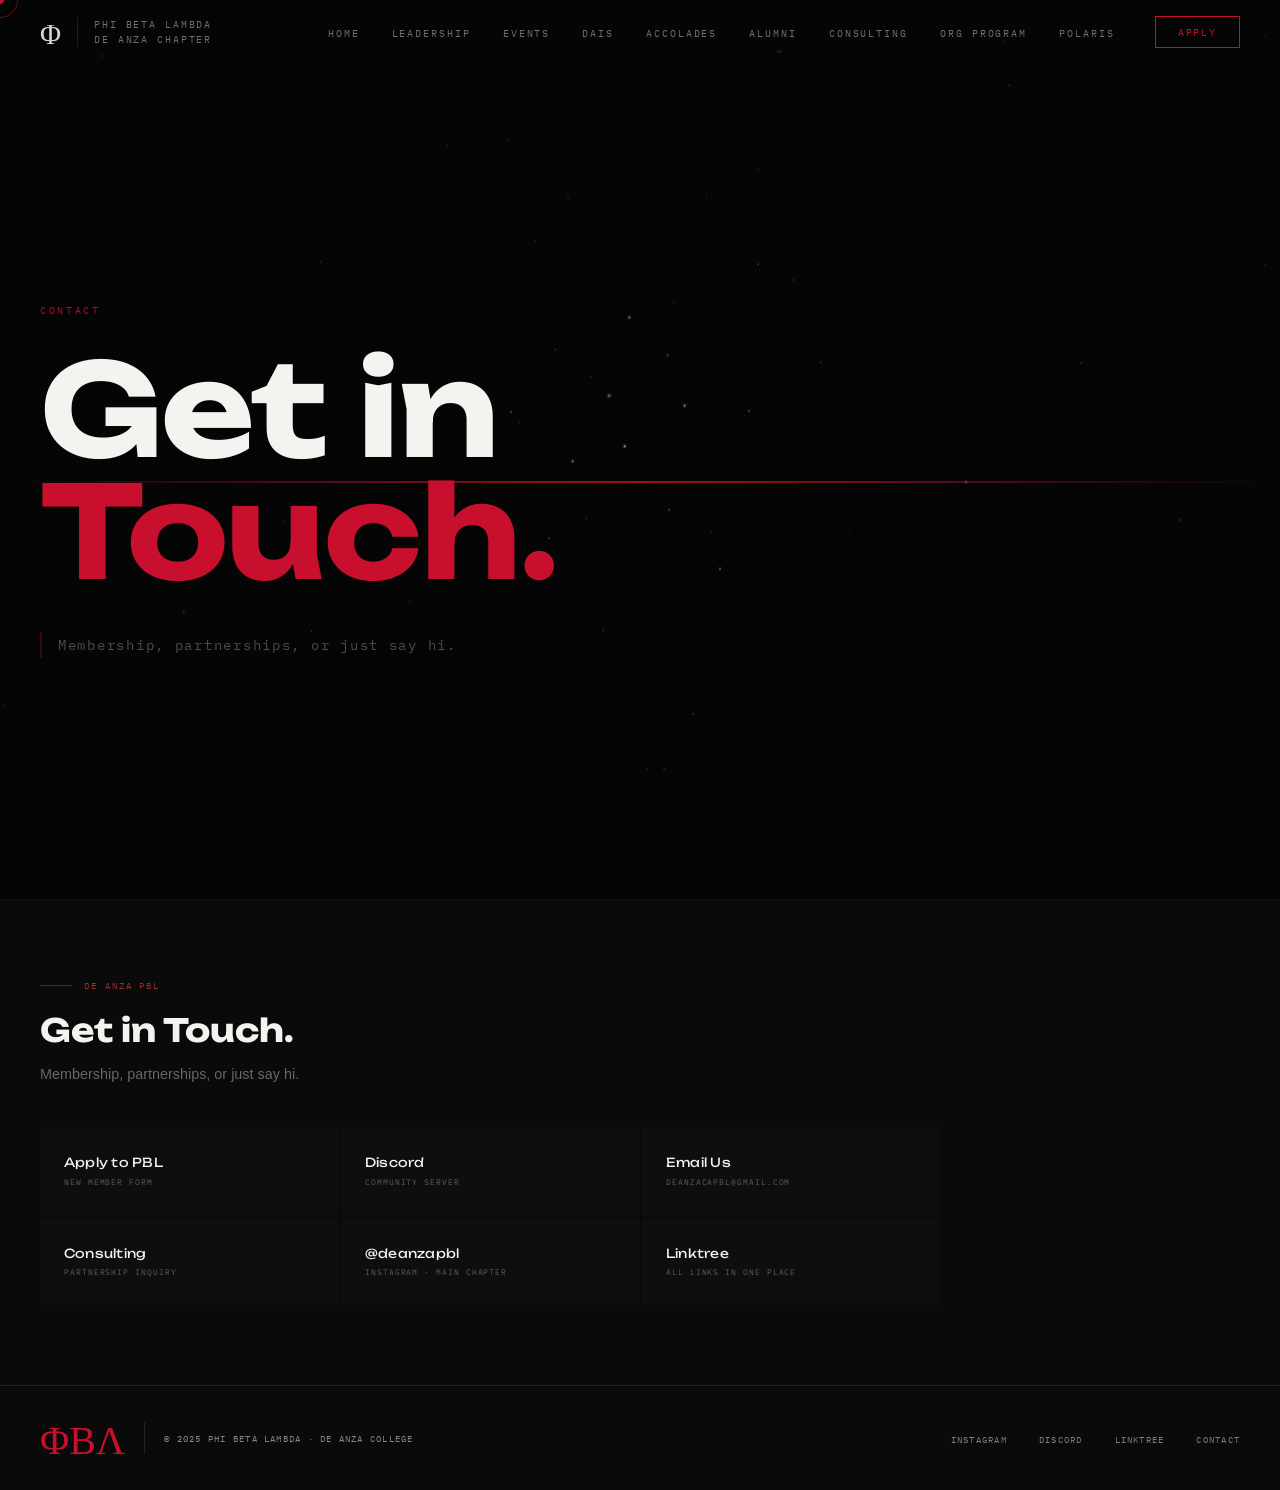
<file: contact.html>
<!DOCTYPE html>
<html lang="en">
<head>
<meta charset="UTF-8">
<meta name="viewport" content="width=device-width,initial-scale=1.0">
<title>Contact — Phi Beta Lambda De Anza</title>
<link rel="preconnect" href="https://fonts.googleapis.com">
<link rel="preconnect" href="https://fonts.gstatic.com" crossorigin>
<link href="https://fonts.googleapis.com/css2?family=Bebas+Neue&family=Unbounded:wght@400;700&family=DM+Sans:wght@300;400;500&family=IBM+Plex+Mono:wght@400;500&family=Playfair+Display:ital,wght@0,400;1,400&display=swap" rel="stylesheet">
<link rel="stylesheet" href="styles.css">
<style>
.page-hero{min-height:100vh;display:flex;flex-direction:column;justify-content:center;padding:9rem 2.5rem 5rem;position:relative;overflow:hidden;border-bottom:1px solid rgba(245,243,239,0.06);background:#050505;cursor:none}
.plx-canvas{position:absolute;inset:0;width:100%;height:100%;pointer-events:none;z-index:0}
.plx-vignette{position:absolute;inset:0;background:radial-gradient(ellipse 75% 75% at 50% 50%,transparent 30%,#050505 100%);pointer-events:none;z-index:1}
.plx-crt{position:absolute;inset:0;background:repeating-linear-gradient(0deg,transparent,transparent 2px,rgba(0,0,0,.03) 2px,rgba(0,0,0,.03) 4px);pointer-events:none;z-index:2}
.plx-text{position:relative;z-index:3;will-change:transform;transition:transform .07s ease-out}
.page-hero .hero-tag,.page-hero .page-sub,.page-hero .page-hero-wm,.page-hero .page-hero-year{position:relative;z-index:3}
.page-hero .hero-tag::after,.page-hero .hero-tag::before{display:none!important;content:none!important;background:none!important;}
.page-hero .hero-tag{border:none!important;}
@media(max-width:768px){.page-hero{padding:7rem 1.5rem 4rem;min-height:90vh}}

.ctile{background:#0e0e0e;padding:1.75rem 1.5rem;cursor:pointer;transition:background .2s,color .2s;text-decoration:none;display:block;position:relative}
.ctile:hover{background:#c0392b}
.ctile:hover .ctile-desc{color:rgba(255,255,255,0.7)}
.ctile:hover .ctile-arr{color:#fff;opacity:1}
.ctile-name{font-family:'Unbounded',sans-serif;font-weight:400;font-size:.78rem;color:#f5f3ef;letter-spacing:.02em;margin-bottom:.4rem}
.ctile-desc{font-family:'IBM Plex Mono',monospace;font-size:.48rem;letter-spacing:.12em;text-transform:uppercase;color:rgba(245,243,239,.35);transition:color .2s}
.ctile-arr{position:absolute;top:1.75rem;right:1.5rem;color:rgba(245,243,239,.2);font-size:.9rem;opacity:0;transition:opacity .2s,color .2s}
.contact-tag{font-family:'IBM Plex Mono',monospace;font-size:.55rem;letter-spacing:.22em;text-transform:uppercase;color:rgba(192,57,43,0.8);margin-bottom:1.2rem;display:flex;align-items:center;gap:.75rem}
.contact-tag::before{content:'';display:block;width:2rem;height:1px;background:rgba(192,57,43,0.5)}
.contact-sub{font-size:.92rem;color:rgba(245,243,239,.45);line-height:1.75;margin-bottom:3rem;max-width:420px}
.contact-section-label{font-family:'IBM Plex Mono',monospace;font-size:.48rem;letter-spacing:.22em;text-transform:uppercase;color:rgba(192,57,43,0.65);margin-bottom:.5rem;padding-bottom:.5rem;border-bottom:1px solid rgba(245,243,239,.04)}
.contact-row{display:flex;align-items:center;justify-content:space-between;padding:1rem 0;border-bottom:1px solid rgba(245,243,239,.05);text-decoration:none;transition:background .2s;cursor:pointer}
.contact-row:hover .contact-row-arr{color:rgba(245,243,239,.8);transform:translateX(4px)}
.contact-row:hover .contact-row-name{color:#fff}
.contact-row-left{display:flex;flex-direction:column;gap:.2rem}
.contact-row-name{font-family:'Unbounded',sans-serif;font-weight:400;font-size:.75rem;color:rgba(245,243,239,.75);letter-spacing:.02em;transition:color .2s}
.contact-row-desc{font-family:'IBM Plex Mono',monospace;font-size:.48rem;letter-spacing:.12em;text-transform:uppercase;color:rgba(245,243,239,.28)}
.contact-row-arr{color:rgba(245,243,239,.25);font-size:.9rem;transition:all .2s}
.contact-group{margin-bottom:2.5rem}
</style>
</head>
<body>
<div class="cur" id="cur"></div>
<div class="cur-ring" id="ring"></div>
<div class="mob-overlay" id="mob">
  <button class="mob-close" onclick="closeMob()">Close ×</button>
  <ul class="mob-links">
    <li><a href="index.html">Home</a></li><li><a href="leadership.html">Leadership</a></li><li><a href="events.html">Events</a></li><li><a href="dais.html">DAIS</a></li><li><a href="accolades.html">Accolades</a></li><li><a href="alumni.html">Alumni</a></li><li><a href="consulting.html">Consulting</a></li><li><a href="https://org.deanzapbl.com" target="_blank" rel="noopener">Org Program</a></li><li><a href="polaris.html">Polaris</a></li>
  </ul>
  <div class="mob-meta">De Anza College · Cupertino, CA</div>
</div>
<nav id="nav">
  <div class="nav-left">
    <a href="index.html" style="background:none;border:none;cursor:pointer;padding:0;display:flex;align-items:center;text-decoration:none"><span style="font-family:'Playfair Display',serif;font-size:1.8rem;color:rgba(245,243,239,0.88);line-height:1;user-select:none">Φ</span></a>
    <div class="nav-wordmark" style="border-left:1px solid var(--border);padding-left:1rem">Phi Beta Lambda<br>De Anza Chapter</div>
  </div>
  <div class="nav-right" style="display:flex;align-items:center;gap:2.5rem">
    <ul class="nav-links">
      <li><a href="index.html">Home</a></li><li><a href="leadership.html">Leadership</a></li><li><a href="events.html">Events</a></li><li><a href="dais.html">DAIS</a></li><li><a href="accolades.html">Accolades</a></li><li><a href="alumni.html">Alumni</a></li><li><a href="consulting.html">Consulting</a></li><li><a href="https://org.deanzapbl.com" target="_blank" rel="noopener">Org Program</a></li><li><a href="polaris.html">Polaris</a></li>
    </ul>
    <a href="https://forms.gle/2zixWcFPcGG6sCBF7" target="_blank" class="nav-apply" style="flex-shrink:0">Apply</a>
    <button class="hamburger" onclick="openMob()"><span></span><span></span><span></span></button>
  </div>
</nav>
<div class="page active">
<section class="page-hero">
  <canvas class="plx-canvas" id="plxCanvas"></canvas>
  <div class="plx-vignette"></div>
  <div class="plx-crt"></div>
  <div class="plx-text">
    <div class="hero-tag">Contact</div>
    <h1 class="page-title"><span>Get in</span><span>Touch.</span></h1>
    <p class="page-sub">Membership, partnerships, or just say hi.</p>
  </div>
</section>

<div class="sw" style="padding:5rem 2.5rem">
  <div style="margin-bottom:2.5rem">
    <div class="contact-tag">De Anza PBL</div>
    <h2 style="font-family:'Unbounded',sans-serif;font-weight:700;font-size:2rem;color:#f5f3ef;margin-bottom:.75rem">Get in Touch.</h2>
    <p style="font-size:.9rem;color:rgba(245,243,239,.4);max-width:400px;line-height:1.75">Membership, partnerships, or just say hi.</p>
  </div>
  <div style="display:grid;grid-template-columns:1fr 1fr 1fr;gap:3px;max-width:900px">
    <a href="https://forms.gle/2zixWcFPcGG6sCBF7" target="_blank" class="ctile">
      <div class="ctile-name">Apply to PBL</div>
      <div class="ctile-desc">New member form</div>
      <div class="ctile-arr">→</div>
    </a>
    <a href="https://discord.gg/w7zap3SfUm" target="_blank" class="ctile">
      <div class="ctile-name">Discord</div>
      <div class="ctile-desc">Community server</div>
      <div class="ctile-arr">→</div>
    </a>
    <a href="mailto:deanzacapbl@gmail.com" class="ctile">
      <div class="ctile-name">Email Us</div>
      <div class="ctile-desc">deanzacapbl@gmail.com</div>
      <div class="ctile-arr">→</div>
    </a>
    <a href="consulting.html" class="ctile">
      <div class="ctile-name">Consulting</div>
      <div class="ctile-desc">Partnership inquiry</div>
      <div class="ctile-arr">→</div>
    </a>
    <a href="https://www.instagram.com/deanzapbl/" target="_blank" class="ctile">
      <div class="ctile-name">@deanzapbl</div>
      <div class="ctile-desc">Instagram · Main chapter</div>
      <div class="ctile-arr">→</div>
    </a>
    <a href="https://linktr.ee/deanzapbl" target="_blank" class="ctile">
      <div class="ctile-name">Linktree</div>
      <div class="ctile-desc">All links in one place</div>
      <div class="ctile-arr">→</div>
    </a>
  </div>
</div>
</div>

<footer style="display:flex;align-items:center;justify-content:space-between;padding:2rem 2.5rem;border-top:1px solid var(--border);flex-wrap:wrap;gap:1rem">
  <div style="display:flex;align-items:center;gap:1.2rem">
    <span class="foot-logo">ΦΒΛ</span>
    <div style="width:1px;height:2rem;background:var(--border)"></div>
    <span class="foot-copy">© 2025 Phi Beta Lambda · De Anza College</span>
  </div>
  <ul class="foot-links">
    <li><a href="https://instagram.com/deanzapbl" target="_blank">Instagram</a></li><li><a href="https://discord.gg/w7zap3SfUm" target="_blank">Discord</a></li><li><a href="https://linktr.ee/deanzapbl" target="_blank">Linktree</a></li><li><a href="contact.html">Contact</a></li>
  </ul>
</footer>
<script src="main.js"></script>
<script>(function(){var hero=document.querySelector(".page-hero");if(!hero)return;var canvas=document.getElementById("plxCanvas");var txt=hero.querySelector(".plx-text");var ctx=canvas.getContext("2d");var mx,my,smx,smy;var stars=[];var t=0;function buildStars(){stars=[];var W=canvas.width,H=canvas.height;for(var k=0;k<280;k++){stars.push({x:Math.random()*W,y:Math.random()*H,r:Math.random()*1.2+0.2,ph:Math.random()*6.28,spd:Math.random()*1.5+0.5,a:Math.random()*0.3+0.05});}}function resize(){canvas.width=hero.offsetWidth;canvas.height=hero.offsetHeight;if(smx==null){smx=canvas.width/2;smy=canvas.height/2;mx=smx;my=smy;}buildStars();}resize();window.addEventListener("resize",resize);var inside=false;hero.addEventListener("mousemove",function(e){var r=hero.getBoundingClientRect();mx=e.clientX-r.left;my=e.clientY-r.top;inside=true;if(txt){var hw=r.width/2,hh=r.height/2,rx=(mx-hw)/hw,ry=(my-hh)/hh;txt.style.transform="translate("+(rx*-7)+"px,"+(ry*-7)+"px)";}});hero.addEventListener("mouseleave",function(){inside=false;if(txt)txt.style.transform="";});var curA=0;function draw(){t+=0.014;var W=canvas.width,H=canvas.height;if(!W||!H){requestAnimationFrame(draw);return;}smx=smx+(mx-smx)*0.1;smy=smy+(my-smy)*0.1;curA+=((inside?1:0)-curA)*0.065;ctx.clearRect(0,0,W,H);var dx,dy,d,inf,a,r,tw;stars.forEach(function(p){tw=Math.sin(t*p.spd+p.ph)*0.4+0.6;dx=p.x-smx;dy=p.y-smy;d=Math.sqrt(dx*dx+dy*dy);inf=Math.max(0,1-d/170)*0.6;a=p.a*tw+inf;r=p.r*tw+inf*1.5;ctx.beginPath();ctx.arc(p.x,p.y,r,0,6.28);ctx.fillStyle="rgba(220,210,200,"+Math.min(a,0.75).toFixed(2)+")";ctx.fill();if(inf>0.1){ctx.beginPath();ctx.arc(p.x,p.y,r*2.5,0,6.28);ctx.fillStyle="rgba(192,57,43,"+(inf*0.2).toFixed(2)+")";ctx.fill();}});if(curA>0.01){ctx.beginPath();ctx.arc(smx,smy,14,0,6.28);ctx.strokeStyle="rgba(192,57,43,"+(curA*0.4).toFixed(2)+")";ctx.lineWidth=0.7;ctx.stroke();ctx.beginPath();ctx.arc(smx,smy,28,0,6.28);ctx.strokeStyle="rgba(192,57,43,"+(curA*0.18).toFixed(2)+")";ctx.lineWidth=0.7;ctx.stroke();ctx.beginPath();ctx.arc(smx,smy,2,0,6.28);ctx.fillStyle="rgba(192,57,43,"+(curA*0.85).toFixed(2)+")";ctx.fill();}requestAnimationFrame(draw);}requestAnimationFrame(draw);})();</script>
</body>
</html>
</file>
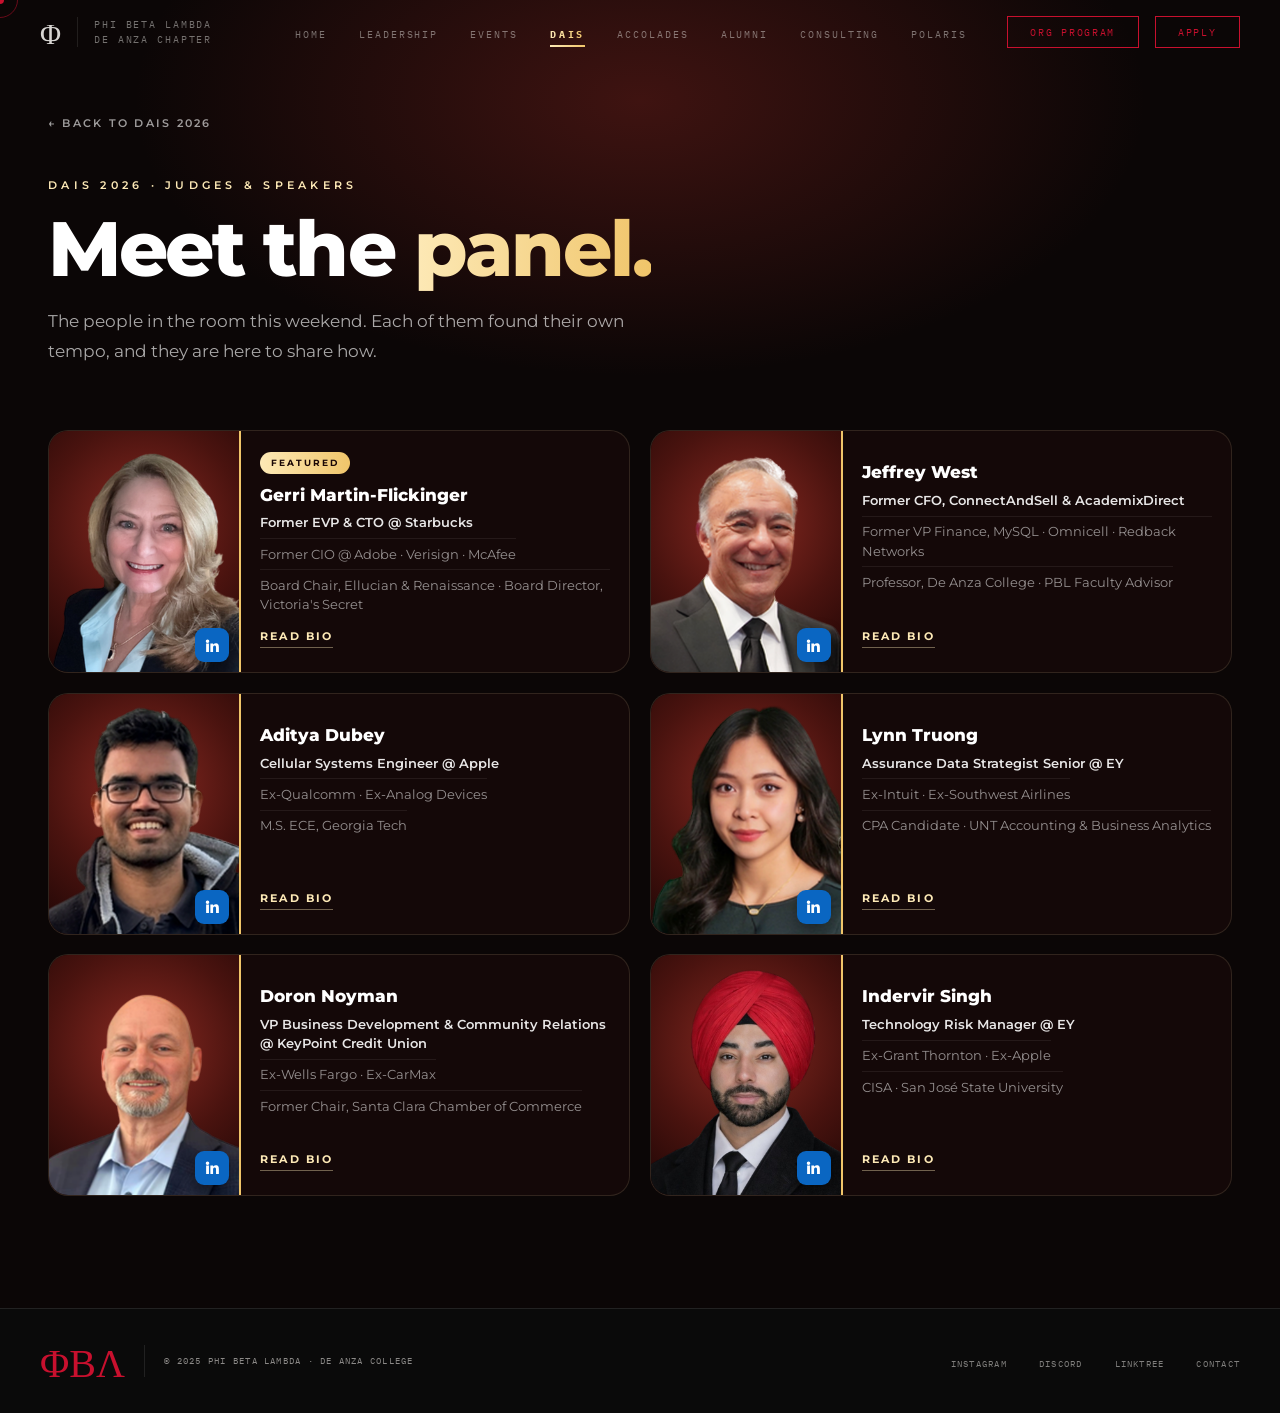
<file: dais-judges.html>
<!DOCTYPE html>
<html lang="en">
<head>
<meta charset="UTF-8">
<meta name="viewport" content="width=device-width,initial-scale=1.0">
<title>Judges & Speakers · DAIS 2026</title>
<meta name="description" content="Meet the judges and speakers of the De Anza Innovation Summit 2026.">
<meta property="og:type" content="website">
<meta property="og:title" content="Judges & Speakers · DAIS 2026">
<meta property="og:description" content="Meet the judges and speakers of the De Anza Innovation Summit 2026.">
<meta property="og:url" content="https://deanzapbl.com/dais-judges.html">
<meta property="og:image" content="https://deanzapbl.com/dais/og-image.png">
<meta property="og:image:width" content="1200"><meta property="og:image:height" content="630">
<meta name="twitter:card" content="summary_large_image">
<meta name="twitter:image" content="https://deanzapbl.com/dais/og-image.png">
<meta name="theme-color" content="#0b0606">
<link rel="preconnect" href="https://fonts.googleapis.com"><link rel="preconnect" href="https://fonts.gstatic.com" crossorigin><link href="https://fonts.googleapis.com/css2?family=Bebas+Neue&family=Unbounded:wght@400;700;800&family=IBM+Plex+Sans:wght@300;400;500&family=IBM+Plex+Mono:wght@400;500&family=Playfair+Display:ital,wght@0,400;1,400&family=Montserrat:wght@300;400;500;600;700;800&display=swap" rel="stylesheet">
<link rel="stylesheet" href="styles.css">
<style>

:root{--gold1:#fff1c9;--gold2:#fde9b6;--gold3:#f0c56a;--mar:#7e231e;--mar2:#45120f;--ink:#120c0c}
.gold{background:linear-gradient(90deg,var(--gold2),var(--gold3));-webkit-background-clip:text;background-clip:text;color:transparent}
.mont{font-family:'Montserrat',sans-serif}
.h-btns{display:flex;gap:.8rem;flex-wrap:wrap}
.hb{white-space:nowrap;font-family:'Montserrat',sans-serif;font-weight:600;font-size:.72rem;letter-spacing:.16em;text-transform:uppercase;padding:1rem 1.8rem;text-decoration:none;transition:all .25s;display:inline-flex;align-items:center;gap:.6rem}
.hb-gold{background:linear-gradient(90deg,var(--gold2),var(--gold3));color:#1a0705}
.hb-gold:hover{filter:brightness(1.08);transform:translateY(-1px)}
.hb-line{border:1px solid rgba(253,233,182,.45);color:var(--gold2)}
.hb-line:hover{background:rgba(253,233,182,.08)}
.next-stub{height:180px;background:var(--black);border-top:1px solid var(--border)}

.jp{position:relative;background:#0b0606;font-family:Montserrat,sans-serif;color:#fff;min-height:100vh;padding:7rem 3rem 7rem;overflow:clip}
.jp::before{content:'';position:absolute;left:50%;top:-200px;width:1100px;height:600px;transform:translateX(-50%);background:radial-gradient(ellipse,rgba(126,35,30,.45),transparent 65%);pointer-events:none}
.jp>*{position:relative}
.jp-in{max-width:1300px;margin:0 auto}
.rp-back{display:inline-flex;align-items:center;gap:.6rem;font-weight:600;font-size:.7rem;letter-spacing:.2em;text-transform:uppercase;color:rgba(255,255,255,.6);text-decoration:none;margin-bottom:3rem}
.rp-back:hover{color:var(--gold2)}
.jp .eb{font-weight:600;font-size:.7rem;letter-spacing:.38em;text-transform:uppercase;color:var(--gold2)}
.jp .gd{background:linear-gradient(90deg,var(--gold2),var(--gold3));-webkit-background-clip:text;background-clip:text;color:transparent}
.jp h1{font-weight:800;font-size:clamp(2.6rem,6vw,5.2rem);line-height:.98;letter-spacing:-.03em;margin:1.2rem 0 1.2rem}
.jp .lead{font-size:1.05rem;line-height:1.8;color:rgba(255,255,255,.65);max-width:620px}
.ph img{width:100%;height:100%;object-fit:cover;object-position:center top;display:block}
.mono{display:flex;align-items:center;justify-content:center;background:radial-gradient(circle at 50% 35%,#7e231e,#2a0907 75%)}
.mono span{font-family:'Playfair Display',serif;font-size:4rem;color:var(--gold2);letter-spacing:.04em}
.tag{display:inline-block;font-weight:700;font-size:.56rem;letter-spacing:.22em;text-transform:uppercase;padding:.35rem .7rem;border-radius:100px;border:1px solid rgba(253,233,182,.4);color:var(--gold2)}
.tag.key{background:linear-gradient(90deg,var(--gold2),var(--gold3));color:#1a0705;border:none}
@media(max-width:800px){.jp{padding:6rem 1.2rem 5rem}}

.pf{position:relative;display:block;overflow:hidden;background:radial-gradient(circle at 50% 38%,#8a2a22 0%,#4a130f 55%,#1e0605 100%)}
.pf img{display:block;width:100%;height:100%;object-fit:cover;object-position:center top;transition:transform .5s}
.pf:hover img{transform:scale(1.04)}
.li{position:absolute;right:10px;bottom:10px;width:34px;height:34px;border-radius:9px;background:#0a66c2;color:#fff;display:flex;align-items:center;justify-content:center;box-shadow:0 6px 16px rgba(0,0,0,.45);transition:transform .25s}
.li svg{width:17px}
.pf:hover .li{transform:scale(1.12)}
.more{margin-top:1rem;background:none;border:none;padding:0 0 .25rem;font-family:Montserrat,sans-serif;font-weight:700;font-size:.66rem;letter-spacing:.2em;text-transform:uppercase;color:var(--gold2);cursor:pointer;border-bottom:1px solid rgba(253,233,182,.4)}
.more:hover{color:#fff}
.lbtn{display:inline-flex;align-items:center;gap:.6rem;padding:.85rem 1.4rem;border-radius:100px;background:linear-gradient(90deg,var(--gold2),var(--gold3));color:#1a0705;text-decoration:none;font-family:Montserrat,sans-serif;font-weight:700;font-size:.7rem;letter-spacing:.14em;text-transform:uppercase}
.lbtn svg{width:15px}
.md{font-family:Montserrat,sans-serif;color:#fff;position:fixed;inset:0;z-index:900;background:rgba(5,2,2,.78);backdrop-filter:blur(10px);display:none;align-items:center;justify-content:center;padding:1.5rem}
.md.open{display:flex;animation:fadeIn .3s}
.md-c{position:relative;width:min(920px,100%);max-height:90vh;overflow:auto;display:grid;grid-template-columns:320px 1fr;border-radius:24px;background:linear-gradient(135deg,#2a0907,#120606 60%);border:1px solid rgba(253,233,182,.25);box-shadow:0 40px 120px rgba(0,0,0,.7)}
.md-ph{aspect-ratio:4/5;background:radial-gradient(circle at 50% 38%,#8a2a22 0%,#4a130f 55%,#1e0605 100%)}
.md-ph img{width:100%;height:100%;object-fit:cover}
.md-b{padding:2.6rem}
.md-b h3{font-weight:800;font-size:2.1rem;letter-spacing:-.02em;line-height:1.05;margin:.6rem 0 .8rem}
.md-r{font-size:.92rem;color:rgba(255,255,255,.7);line-height:1.6}
.md-bio{margin:1.4rem 0 1.8rem;padding-top:1.4rem;border-top:1px solid rgba(253,233,182,.2);font-size:.98rem;line-height:1.8;color:rgba(255,255,255,.85)}
.md-x{position:absolute;top:14px;right:14px;width:40px;height:40px;border-radius:50%;border:1px solid rgba(255,255,255,.2);background:rgba(0,0,0,.4);color:#fff;font-size:1.2rem;cursor:pointer;z-index:2}
@media(max-width:760px){.md-c{grid-template-columns:1fr}.md-ph{aspect-ratio:1}.md-b{padding:1.8rem}}

.s1g{display:grid;grid-template-columns:repeat(3,1fr);gap:1.2rem;margin-top:4rem}
.s1{border-radius:20px;overflow:hidden;background:#140808;border:1px solid rgba(253,233,182,.12);display:flex;flex-direction:column;transition:transform .3s,border-color .3s}
.s1:hover{transform:translateY(-6px);border-color:rgba(253,233,182,.45)}
.s1-p{aspect-ratio:4/5}
.s1-b{padding:1.3rem 1.2rem 1.5rem;border-top:2px solid var(--gold3);display:flex;flex-direction:column;align-items:flex-start;flex:1}
.s1-b b{font-weight:800;font-size:1.08rem;margin:.6rem 0 .5rem;line-height:1.25}
.s1-b p{font-size:.8rem;line-height:1.5;color:rgba(255,255,255,.78)}
.s1-b p{font-weight:600;color:rgba(255,255,255,.9)}.s1-b p.s{font-weight:400;color:rgba(255,255,255,.55);margin-top:.35rem;padding-top:.35rem;border-top:1px solid rgba(255,255,255,.07)}
.s1-b .more{margin-top:auto;padding-top:1rem}
@media(max-width:1100px){.s1g{grid-template-columns:repeat(3,1fr)}}
@media(max-width:640px){.s1g{grid-template-columns:1fr 1fr;gap:.8rem}.s1-b{padding:1rem}}

</style>
<style id="judgeC">.s1g{grid-template-columns:1fr 1fr!important;gap:1.2rem!important}.s1{flex-direction:row!important}.s1-p{aspect-ratio:auto!important;width:190px;flex:0 0 190px;min-height:240px}.s1-b{border-top:none!important;border-left:2px solid var(--gold3)}@media(max-width:760px){.s1g{grid-template-columns:1fr!important}.s1-p{width:130px;flex:0 0 130px;min-height:200px}.s1-b{padding:1rem}}</style></head>
<body>
<div class="cur" id="cur"></div>
<div class="cur-ring" id="ring"></div>
<div class="mob-overlay" id="mob">
  <button class="mob-close" onclick="closeMob()">Close ×</button>
  <ul class="mob-links">
    <li><a href="index.html">Home</a></li><li><a href="leadership.html">Leadership</a></li><li><a href="events.html">Events</a></li><li><a href="dais.html">DAIS</a></li><li><a href="accolades.html">Accolades</a></li><li><a href="alumni.html">Alumni</a></li><li><a href="consulting.html">Consulting</a></li><li><a href="https://org.deanzapbl.com" target="_blank" rel="noopener">Org Program</a></li><li><a href="polaris.html">Polaris</a></li><li><a href="contact.html">Contact</a></li>
  </ul>
  <div class="mob-meta">De Anza College · Cupertino, CA</div>
</div>
<nav id="nav">
  <div class="nav-left">
    <a href="index.html" style="background:none;border:none;cursor:pointer;padding:0;display:flex;align-items:center;text-decoration:none"><span style="font-family:'Playfair Display',serif;font-size:1.8rem;color:rgba(245,243,239,0.88);line-height:1;user-select:none">Φ</span></a>
    <div class="nav-wordmark" style="border-left:1px solid var(--border);padding-left:1rem">Phi Beta Lambda<br>De Anza Chapter</div>
  </div>
  <div class="nav-right" style="display:flex;align-items:center;gap:2.5rem">
    <ul class="nav-links">
      <li><a id="nl-home" href="index.html">Home</a></li><li><a id="nl-leadership" href="leadership.html">Leadership</a></li><li><a id="nl-events" href="events.html">Events</a></li><li><a id="nl-dais" href="dais.html">DAIS</a></li><li><a id="nl-accolades" href="accolades.html">Accolades</a></li><li><a id="nl-alumni" href="alumni.html">Alumni</a></li><li><a id="nl-consulting" href="consulting.html">Consulting</a></li><li><a id="nl-org" href="https://org.deanzapbl.com" target="_blank" rel="noopener">Org Program</a></li><li><a id="nl-polaris" href="polaris.html">Polaris</a></li>
    </ul>
    <a href="https://forms.gle/2zixWcFPcGG6sCBF7" target="_blank" class="nav-apply" style="flex-shrink:0">Apply</a>
    <button class="hamburger" onclick="openMob()"><span></span><span></span><span></span></button>
  </div>
</nav>

<div class="page active">
<section class="jp"><div class="jp-in"><a class="rp-back" href="dais.html">← Back to DAIS 2026</a><div class="eb">DAIS 2026 · Judges &amp; Speakers</div><h1>Meet the <span class="gd">panel.</span></h1><p class="lead">The people in the room this weekend. Each of them found their own tempo, and they are here to share how.</p><div class="s1g"><div class="s1"><a class="pf s1-p" href="https://www.linkedin.com/in/gerrimartinflickinger" target="_blank" rel="noopener" aria-label="Gerri Martin-Flickinger on LinkedIn"><img src="dais/judge-gerri-martin-flickinger.png" alt="Gerri Martin-Flickinger"><span class="li"><svg viewBox="0 0 24 24" fill="currentColor"><path d="M4.98 3.5a2.5 2.5 0 1 1 0 5 2.5 2.5 0 0 1 0-5zM3 9h4v12H3zM9 9h3.8v1.7h.05c.53-1 1.83-2.05 3.77-2.05C20.6 8.65 21 11.2 21 14.4V21h-4v-5.8c0-1.4-.03-3.2-1.95-3.2-1.95 0-2.25 1.52-2.25 3.1V21H9z"/></svg></span></a><div class="s1-b"><span class="tag key">Featured</span><b>Gerri Martin-Flickinger</b><p>Former EVP & CTO @ Starbucks</p><p class="s">Former CIO @ Adobe · Verisign · McAfee</p><p class="s">Board Chair, Ellucian & Renaissance · Board Director, Victoria's Secret</p><button class="more" data-j="2">Read bio</button></div></div><div class="s1"><a class="pf s1-p" href="https://www.linkedin.com/in/jeff-west-929b643" target="_blank" rel="noopener" aria-label="Jeffrey West on LinkedIn"><img src="dais/judge-jeffrey-west.png" alt="Jeffrey West"><span class="li"><svg viewBox="0 0 24 24" fill="currentColor"><path d="M4.98 3.5a2.5 2.5 0 1 1 0 5 2.5 2.5 0 0 1 0-5zM3 9h4v12H3zM9 9h3.8v1.7h.05c.53-1 1.83-2.05 3.77-2.05C20.6 8.65 21 11.2 21 14.4V21h-4v-5.8c0-1.4-.03-3.2-1.95-3.2-1.95 0-2.25 1.52-2.25 3.1V21H9z"/></svg></span></a><div class="s1-b"><b>Jeffrey West</b><p>Former CFO, ConnectAndSell & AcademixDirect</p><p class="s">Former VP Finance, MySQL · Omnicell · Redback Networks</p><p class="s">Professor, De Anza College · PBL Faculty Advisor</p><button class="more" data-j="0">Read bio</button></div></div><div class="s1"><a class="pf s1-p" href="https://www.linkedin.com/in/aditya-dubey-892659108" target="_blank" rel="noopener" aria-label="Aditya Dubey on LinkedIn"><img src="dais/judge-aditya-dubey.png" alt="Aditya Dubey"><span class="li"><svg viewBox="0 0 24 24" fill="currentColor"><path d="M4.98 3.5a2.5 2.5 0 1 1 0 5 2.5 2.5 0 0 1 0-5zM3 9h4v12H3zM9 9h3.8v1.7h.05c.53-1 1.83-2.05 3.77-2.05C20.6 8.65 21 11.2 21 14.4V21h-4v-5.8c0-1.4-.03-3.2-1.95-3.2-1.95 0-2.25 1.52-2.25 3.1V21H9z"/></svg></span></a><div class="s1-b"><b>Aditya Dubey</b><p>Cellular Systems Engineer @ Apple</p><p class="s">Ex-Qualcomm · Ex-Analog Devices</p><p class="s">M.S. ECE, Georgia Tech</p><button class="more" data-j="1">Read bio</button></div></div><div class="s1"><a class="pf s1-p" href="https://www.linkedin.com/in/lynn-lieu-truong" target="_blank" rel="noopener" aria-label="Lynn Truong on LinkedIn"><img src="dais/judge-lynn-truong.png" alt="Lynn Truong"><span class="li"><svg viewBox="0 0 24 24" fill="currentColor"><path d="M4.98 3.5a2.5 2.5 0 1 1 0 5 2.5 2.5 0 0 1 0-5zM3 9h4v12H3zM9 9h3.8v1.7h.05c.53-1 1.83-2.05 3.77-2.05C20.6 8.65 21 11.2 21 14.4V21h-4v-5.8c0-1.4-.03-3.2-1.95-3.2-1.95 0-2.25 1.52-2.25 3.1V21H9z"/></svg></span></a><div class="s1-b"><b>Lynn Truong</b><p>Assurance Data Strategist Senior @ EY</p><p class="s">Ex-Intuit · Ex-Southwest Airlines</p><p class="s">CPA Candidate · UNT Accounting & Business Analytics</p><button class="more" data-j="3">Read bio</button></div></div><div class="s1"><a class="pf s1-p" href="https://www.linkedin.com/in/doronnoyman" target="_blank" rel="noopener" aria-label="Doron Noyman on LinkedIn"><img src="dais/judge-doron-noyman.png" alt="Doron Noyman"><span class="li"><svg viewBox="0 0 24 24" fill="currentColor"><path d="M4.98 3.5a2.5 2.5 0 1 1 0 5 2.5 2.5 0 0 1 0-5zM3 9h4v12H3zM9 9h3.8v1.7h.05c.53-1 1.83-2.05 3.77-2.05C20.6 8.65 21 11.2 21 14.4V21h-4v-5.8c0-1.4-.03-3.2-1.95-3.2-1.95 0-2.25 1.52-2.25 3.1V21H9z"/></svg></span></a><div class="s1-b"><b>Doron Noyman</b><p>VP Business Development & Community Relations @ KeyPoint Credit Union</p><p class="s">Ex-Wells Fargo · Ex-CarMax</p><p class="s">Former Chair, Santa Clara Chamber of Commerce</p><button class="more" data-j="4">Read bio</button></div></div><div class="s1"><a class="pf s1-p" href="https://www.linkedin.com/in/indervir-singh11/" target="_blank" rel="noopener" aria-label="Indervir Singh on LinkedIn"><img src="judge-indervir-singh.png" alt="Indervir Singh"><span class="li"><svg viewBox="0 0 24 24" fill="currentColor"><path d="M4.98 3.5a2.5 2.5 0 1 1 0 5 2.5 2.5 0 0 1 0-5zM3 9h4v12H3zM9 9h3.8v1.7h.05c.53-1 1.83-2.05 3.77-2.05C20.6 8.65 21 11.2 21 14.4V21h-4v-5.8c0-1.4-.03-3.2-1.95-3.2-1.95 0-2.25 1.52-2.25 3.1V21H9z"/></svg></span></a><div class="s1-b"><b>Indervir Singh</b><p>Technology Risk Manager @ EY</p><p class="s">Ex-Grant Thornton · Ex-Apple</p><p class="s">CISA · San Jos&eacute; State University</p><button class="more" data-j="5">Read bio</button></div></div></div></div></section><div class="md" id="md"><div class="md-c"><button class="md-x" aria-label="Close">×</button><div class="md-ph"><img id="mdi" alt=""></div><div class="md-b"><span class="tag key" id="mdt"></span><h3 id="mdn"></h3><div class="md-r" id="mdr"></div><p class="md-bio" id="mdb"></p><a class="lbtn" id="mdl" target="_blank" rel="noopener"><svg viewBox="0 0 24 24" fill="currentColor"><path d="M4.98 3.5a2.5 2.5 0 1 1 0 5 2.5 2.5 0 0 1 0-5zM3 9h4v12H3zM9 9h3.8v1.7h.05c.53-1 1.83-2.05 3.77-2.05C20.6 8.65 21 11.2 21 14.4V21h-4v-5.8c0-1.4-.03-3.2-1.95-3.2-1.95 0-2.25 1.52-2.25 3.1V21H9z"/></svg>View LinkedIn</a></div></div></div><script>var JD=[{"n": "Jeffrey West", "img": "dais/judge-jeffrey-west.png", "r": ["Former CFO, ConnectAndSell & AcademixDirect", "Former VP Finance, MySQL \u00b7 Omnicell \u00b7 Redback Networks", "Professor, De Anza College \u00b7 PBL Faculty Advisor"], "t": "", "url": "https://www.linkedin.com/in/jeff-west-929b643", "bio": "Jeff spent more than a decade leading finance at Silicon Valley technology companies. He served as Chief Financial Officer of ConnectAndSell and AcademixDirect, and as VP of Finance at MySQL, Omnicell, and Redback Networks. Today he brings that experience into the classroom as a professor at De Anza College and faculty advisor to Phi Beta Lambda. He holds an MBA from Golden Gate University and a B.S. in Accounting from San Jos\u00e9 State University."}, {"n": "Aditya Dubey", "img": "dais/judge-aditya-dubey.png", "r": ["Cellular Systems Engineer @ Apple", "Ex-Qualcomm \u00b7 Ex-Analog Devices", "M.S. ECE, Georgia Tech"], "t": "", "url": "https://www.linkedin.com/in/aditya-dubey-892659108", "bio": "Aditya works on the technology most people never think about: the cellular connection inside every iPhone. As a Cellular Systems Engineer at Apple, he works on cellular connectivity. Before Apple, he spent nearly four years at Qualcomm on 4G and 5G RF hardware, and researched AI-driven digital predistortion for cellular power amplifiers at Analog Devices. He holds an M.S. in Electrical and Computer Engineering from Georgia Tech and a B.E. from BITS Pilani."}, {"n": "Gerri Martin-Flickinger", "img": "dais/judge-gerri-martin-flickinger.png", "r": ["Former EVP & CTO @ Starbucks", "Former CIO @ Adobe \u00b7 Verisign \u00b7 McAfee", "Board Chair, Ellucian & Renaissance \u00b7 Board Director, Victoria's Secret"], "t": "Featured", "url": "https://www.linkedin.com/in/gerrimartinflickinger", "bio": "Gerri has led technology at some of the world's most recognizable brands. As Starbucks' Executive Vice President and Chief Technology Officer, she ran the company's global technology strategy. Before that, as Adobe's CIO, she helped steer its shift to a cloud subscription model. She has also served as CIO at Verisign and McAfee, and began her career at Chevron. Today she chairs the boards of Ellucian and Renaissance, serves as a Board Director at Victoria's Secret, and has served on the board of Tableau. She holds a B.S. in Computer Science with honors from Washington State University."}, {"n": "Lynn Truong", "img": "dais/judge-lynn-truong.png", "r": ["Assurance Data Strategist Senior @ EY", "Ex-Intuit \u00b7 Ex-Southwest Airlines", "CPA Candidate \u00b7 UNT Accounting & Business Analytics"], "t": "", "url": "https://www.linkedin.com/in/lynn-lieu-truong", "bio": "Lynn is an Assurance Data Strategist Senior at EY, where she brings data and business intelligence to the audit. Her path ran through internships at EY, Intuit, and Southwest Airlines, and she has already passed three of the four CPA exam sections. She began at UT Arlington before transferring to the University of North Texas, where she earned her degree in Accounting and Business Analytics, made the President's List, and was named Lead Tutor of the Year. Today she also helps train EY's incoming interns."}, {"n": "Doron Noyman", "img": "dais/judge-doron-noyman.png", "r": ["VP Business Development & Community Relations @ KeyPoint Credit Union", "Ex-Wells Fargo \u00b7 Ex-CarMax", "Former Chair, Santa Clara Chamber of Commerce"], "t": "", "url": "https://www.linkedin.com/in/doronnoyman", "bio": "Doron brings more than 30 years of leadership in banking and customer-focused organizations. As Vice President of Business Development and Community Relations at KeyPoint Credit Union, he leads its financial education and community initiatives. He previously held management roles at Wells Fargo and CarMax, chaired the Santa Clara Chamber of Commerce, and serves on the advisory board of San Jos\u00e9 State University's Center for Banking and Financial Services. He holds a B.S. in Economics from Virginia Commonwealth University and is completing graduate law studies at USC Gould School of Law."}, {"n": "Indervir Singh", "img": "judge-indervir-singh.png", "r": ["Technology Risk Manager @ EY", "Ex-Grant Thornton \u00b7 Ex-Apple", "CISA \u00b7 San Jos\u00e9 State University"], "t": "", "url": "https://www.linkedin.com/in/indervir-singh11/", "bio": "Indervir helps companies make sure the technology behind their numbers can be trusted. As a Technology Risk Manager at EY, he works on IT risk and controls for client engagements, a role he reached through five promotions in under five years. Before EY, he worked in IT assurance at Grant Thornton, and before that he started out on the floor at Apple and Best Buy, an early lesson in how people actually use technology. He is a Certified Information Systems Auditor (CISA), holds Lean Six Sigma and AWS certifications, and studied at San Jos\u00e9 State University, where he still comes back to talk with students about the move from campus to career."}];var md=document.getElementById('md');document.body.appendChild(md);
function openJ(i){var d=JD[i];mdi.src=d.img;mdn.textContent=d.n;mdr.innerHTML=d.r.map(function(x,k){return k?'<span style="opacity:.65">'+x+'</span>':'<b style="color:#fde9b6">'+x+'</b>'}).join('<br>');mdb.textContent=d.bio;mdt.textContent=d.t;mdt.style.display=d.t?'':'none';mdl.href=d.url;md.classList.add('open');document.body.style.overflow='hidden'}
function closeJ(){md.classList.remove('open');document.body.style.overflow=''}
md.addEventListener('click',function(e){if(e.target===md||e.target.classList.contains('md-x'))closeJ()});document.addEventListener('keydown',function(e){if(e.key==='Escape')closeJ()});
document.querySelectorAll('[data-j]').forEach(function(b){b.addEventListener('click',function(){openJ(+b.dataset.j)})});</script>
</div>
<footer style="display:flex;align-items:center;justify-content:space-between;padding:2rem 2.5rem;border-top:1px solid var(--border);flex-wrap:wrap;gap:1rem">
  <div style="display:flex;align-items:center;gap:1.2rem">
    <span class="foot-logo">ΦΒΛ</span>
    <div style="width:1px;height:2rem;background:var(--border)"></div>
    <span class="foot-copy">© 2025 Phi Beta Lambda · De Anza College</span>
  </div>
  <ul class="foot-links">
    <li><a href="https://instagram.com/deanzapbl" target="_blank">Instagram</a></li><li><a href="https://discord.gg/w7zap3SfUm" target="_blank">Discord</a></li><li><a href="https://linktr.ee/deanzapbl" target="_blank">Linktree</a></li><li><a href="contact.html">Contact</a></li>
  </ul>
</footer>
<script src="main.js"></script>

</body>
</html>
</file>
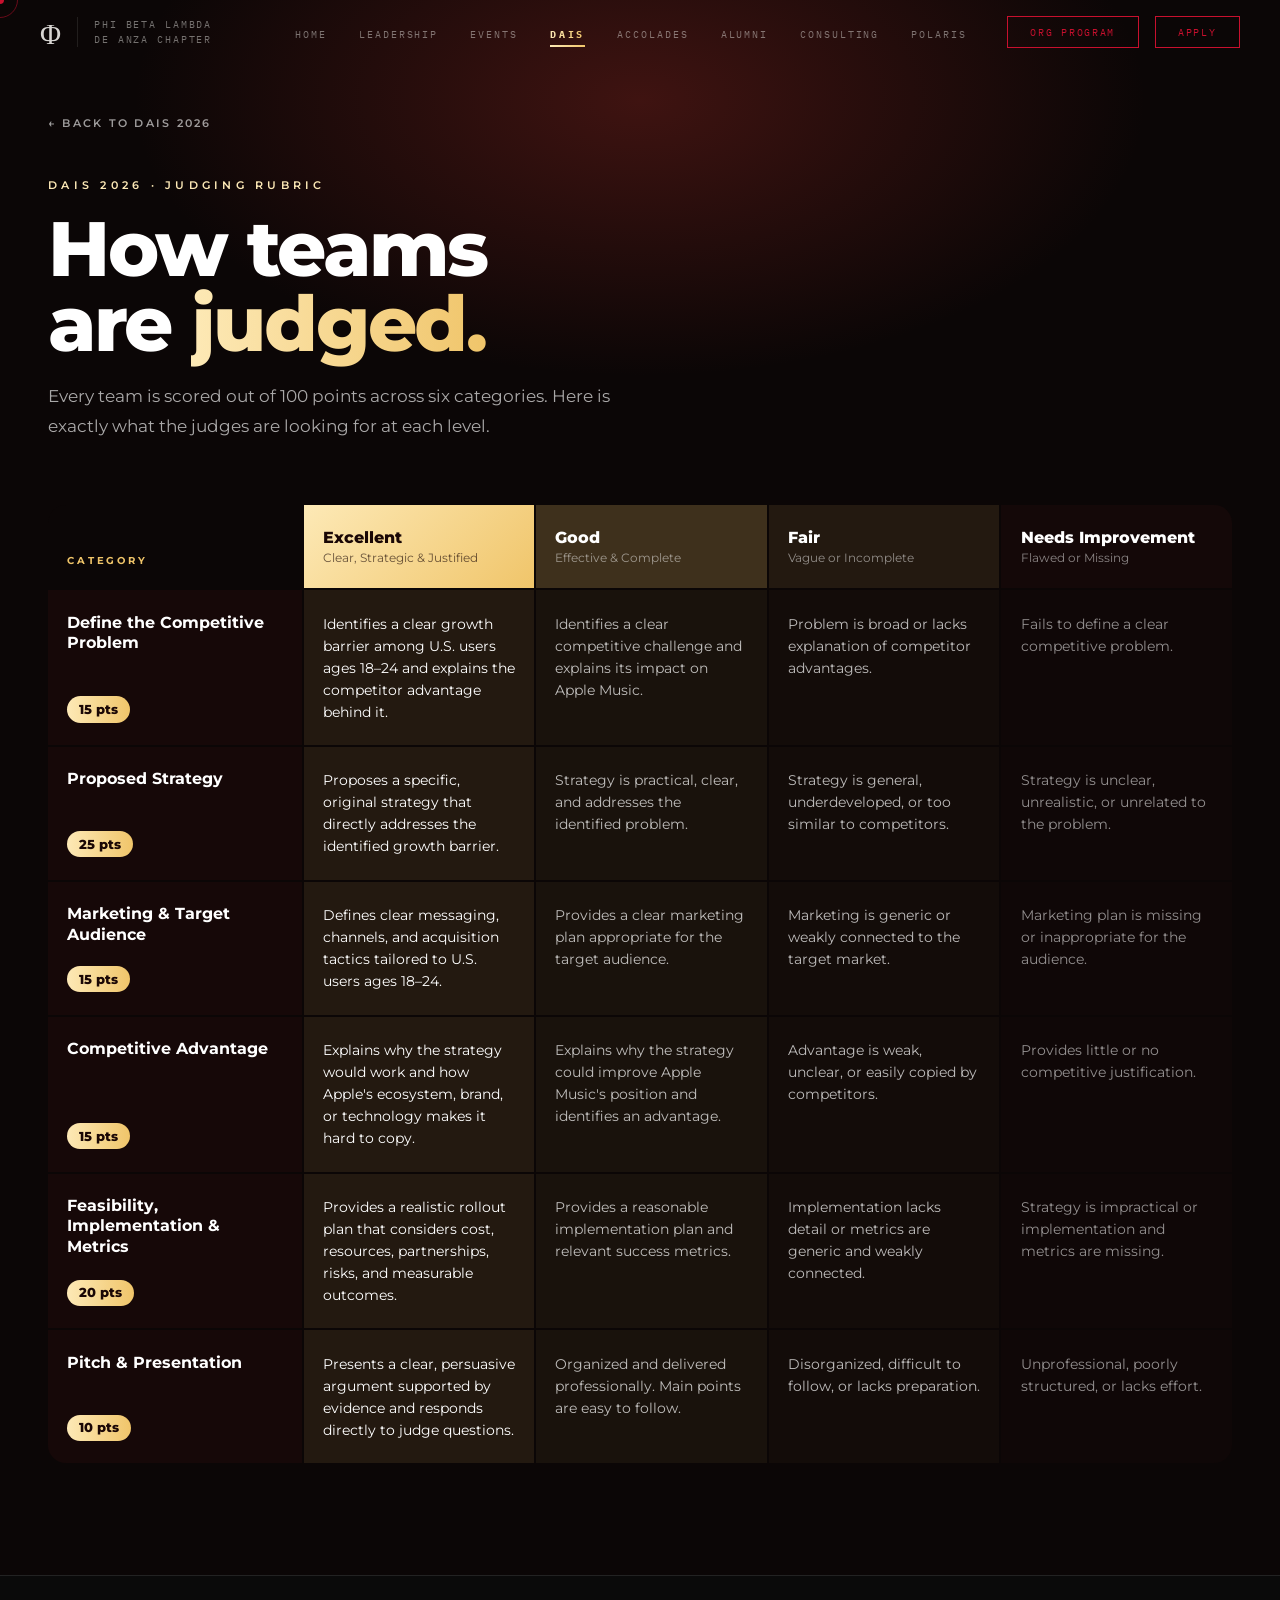
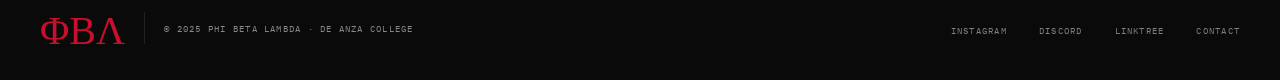
<file: dais-rubric.html>
<!DOCTYPE html>
<html lang="en">
<head>
<meta charset="UTF-8">
<meta name="viewport" content="width=device-width,initial-scale=1.0">
<title>Judging Rubric · DAIS 2026</title>
<meta name="description" content="How teams are judged at the De Anza Innovation Summit 2026: six categories, 100 points.">
<meta property="og:type" content="website">
<meta property="og:title" content="Judging Rubric · DAIS 2026">
<meta property="og:description" content="How teams are judged at the De Anza Innovation Summit 2026: six categories, 100 points.">
<meta property="og:url" content="https://deanzapbl.com/dais-rubric.html">
<meta property="og:image" content="https://deanzapbl.com/dais/og-image.png">
<meta property="og:image:width" content="1200"><meta property="og:image:height" content="630">
<meta name="twitter:card" content="summary_large_image">
<meta name="twitter:image" content="https://deanzapbl.com/dais/og-image.png">
<meta name="theme-color" content="#0b0606">
<link rel="preconnect" href="https://fonts.googleapis.com"><link rel="preconnect" href="https://fonts.gstatic.com" crossorigin><link href="https://fonts.googleapis.com/css2?family=Bebas+Neue&family=Unbounded:wght@400;700;800&family=IBM+Plex+Sans:wght@300;400;500&family=IBM+Plex+Mono:wght@400;500&family=Playfair+Display:ital,wght@0,400;1,400&family=Montserrat:wght@300;400;500;600;700;800&display=swap" rel="stylesheet">
<link rel="stylesheet" href="styles.css">
<style>

:root{--gold1:#fff1c9;--gold2:#fde9b6;--gold3:#f0c56a;--mar:#7e231e;--mar2:#45120f;--ink:#120c0c}
.gold{background:linear-gradient(90deg,var(--gold2),var(--gold3));-webkit-background-clip:text;background-clip:text;color:transparent}
.mont{font-family:'Montserrat',sans-serif}
.h-btns{display:flex;gap:.8rem;flex-wrap:wrap}
.hb{white-space:nowrap;font-family:'Montserrat',sans-serif;font-weight:600;font-size:.72rem;letter-spacing:.16em;text-transform:uppercase;padding:1rem 1.8rem;text-decoration:none;transition:all .25s;display:inline-flex;align-items:center;gap:.6rem}
.hb-gold{background:linear-gradient(90deg,var(--gold2),var(--gold3));color:#1a0705}
.hb-gold:hover{filter:brightness(1.08);transform:translateY(-1px)}
.hb-line{border:1px solid rgba(253,233,182,.45);color:var(--gold2)}
.hb-line:hover{background:rgba(253,233,182,.08)}
.next-stub{height:180px;background:var(--black);border-top:1px solid var(--border)}

.rp{position:relative;background:#0b0606;font-family:Montserrat,sans-serif;color:#fff;min-height:100vh;padding:7rem 3rem 7rem;overflow:clip}
.rp::before{content:'';position:absolute;left:50%;top:-200px;width:1100px;height:600px;transform:translateX(-50%);background:radial-gradient(ellipse,rgba(126,35,30,.45),transparent 65%);pointer-events:none}
.rp>*{position:relative}
.rp-in{max-width:1300px;margin:0 auto}
.rp-back{display:inline-flex;align-items:center;gap:.6rem;font-weight:600;font-size:.7rem;letter-spacing:.2em;text-transform:uppercase;color:rgba(255,255,255,.6);text-decoration:none;margin-bottom:3rem}
.rp-back:hover{color:var(--gold2)}
.rp .eb{font-weight:600;font-size:.7rem;letter-spacing:.38em;text-transform:uppercase;color:var(--gold2)}
.rp .gd{background:linear-gradient(90deg,var(--gold2),var(--gold3));-webkit-background-clip:text;background-clip:text;color:transparent}
.rp h1{font-weight:800;font-size:clamp(2.6rem,6vw,5.2rem);line-height:.98;letter-spacing:-.03em;margin:1.2rem 0 1.2rem}
.rp .lead{font-size:1.05rem;line-height:1.8;color:rgba(255,255,255,.65);max-width:620px}
.lab{font-weight:700;font-size:.62rem;letter-spacing:.28em;text-transform:uppercase;color:var(--gold3)}
@media(max-width:800px){.rp{padding:6rem 1.2rem 5rem}}

.m{display:grid;grid-template-columns:1.1fr repeat(4,1fr);gap:2px;margin-top:4rem;border-radius:18px;overflow:hidden}
.m-h{padding:1.4rem 1.2rem;background:#160808}
.m-h b{display:block;font-weight:800;font-size:1rem}
.m-h span{font-size:.72rem;color:rgba(255,255,255,.5)}
.m-h.l0{background:linear-gradient(135deg,var(--gold2),var(--gold3));color:#1a0705}.m-h.l0 span{color:rgba(26,7,5,.65)}
.m-h.l1{background:rgba(240,197,106,.22)}.m-h.l2{background:rgba(240,197,106,.1)}.m-h.l3{background:#140808}
.m-c{padding:1.4rem 1.2rem;background:#160808;display:flex;flex-direction:column;justify-content:space-between;gap:.8rem}
.m-c b{font-weight:700;font-size:.98rem;line-height:1.3}
.m-pt{align-self:flex-start;font-weight:800;font-size:.8rem;padding:.35rem .75rem;border-radius:100px;background:linear-gradient(90deg,var(--gold2),var(--gold3));color:#1a0705}
.m-d{padding:1.4rem 1.2rem;font-size:.86rem;line-height:1.6;color:rgba(255,255,255,.72);transition:background .2s}
.m-d.l0{background:rgba(240,197,106,.1);color:#fff}.m-d.l1{background:rgba(240,197,106,.06)}.m-d.l2{background:rgba(240,197,106,.03)}.m-d.l3{background:#0f0707;color:rgba(255,255,255,.55)}
.m-d:hover{background:rgba(240,197,106,.16)}
.m-corner{background:#0b0606;padding:1.4rem 1.2rem;display:flex;align-items:flex-end}
@media(max-width:900px){.m{grid-template-columns:1fr;border-radius:14px}.m-h,.m-corner{display:none}.m-c{flex-direction:row;align-items:center;margin-top:1rem;border-radius:12px 12px 0 0}.m-d::before{content:attr(data-l);display:block;font-weight:700;font-size:.62rem;letter-spacing:.2em;text-transform:uppercase;color:var(--gold3);margin-bottom:.4rem}}

</style>
</head>
<body>
<div class="cur" id="cur"></div>
<div class="cur-ring" id="ring"></div>
<div class="mob-overlay" id="mob">
  <button class="mob-close" onclick="closeMob()">Close ×</button>
  <ul class="mob-links">
    <li><a href="index.html">Home</a></li><li><a href="leadership.html">Leadership</a></li><li><a href="events.html">Events</a></li><li><a href="dais.html">DAIS</a></li><li><a href="accolades.html">Accolades</a></li><li><a href="alumni.html">Alumni</a></li><li><a href="consulting.html">Consulting</a></li><li><a href="https://org.deanzapbl.com" target="_blank" rel="noopener">Org Program</a></li><li><a href="polaris.html">Polaris</a></li><li><a href="contact.html">Contact</a></li>
  </ul>
  <div class="mob-meta">De Anza College · Cupertino, CA</div>
</div>
<nav id="nav">
  <div class="nav-left">
    <a href="index.html" style="background:none;border:none;cursor:pointer;padding:0;display:flex;align-items:center;text-decoration:none"><span style="font-family:'Playfair Display',serif;font-size:1.8rem;color:rgba(245,243,239,0.88);line-height:1;user-select:none">Φ</span></a>
    <div class="nav-wordmark" style="border-left:1px solid var(--border);padding-left:1rem">Phi Beta Lambda<br>De Anza Chapter</div>
  </div>
  <div class="nav-right" style="display:flex;align-items:center;gap:2.5rem">
    <ul class="nav-links">
      <li><a id="nl-home" href="index.html">Home</a></li><li><a id="nl-leadership" href="leadership.html">Leadership</a></li><li><a id="nl-events" href="events.html">Events</a></li><li><a id="nl-dais" href="dais.html">DAIS</a></li><li><a id="nl-accolades" href="accolades.html">Accolades</a></li><li><a id="nl-alumni" href="alumni.html">Alumni</a></li><li><a id="nl-consulting" href="consulting.html">Consulting</a></li><li><a id="nl-org" href="https://org.deanzapbl.com" target="_blank" rel="noopener">Org Program</a></li><li><a id="nl-polaris" href="polaris.html">Polaris</a></li>
    </ul>
    <a href="https://forms.gle/2zixWcFPcGG6sCBF7" target="_blank" class="nav-apply" style="flex-shrink:0">Apply</a>
    <button class="hamburger" onclick="openMob()"><span></span><span></span><span></span></button>
  </div>
</nav>

<div class="page active">
<section class="rp"><div class="rp-in"><a class="rp-back" href="dais.html">← Back to DAIS 2026</a><div class="eb">DAIS 2026 · Judging Rubric</div><h1>How teams<br>are <span class="gd">judged.</span></h1><p class="lead">Every team is scored out of 100 points across six categories. Here is exactly what the judges are looking for at each level.</p><div class="m"><div class="m-corner"><span class="lab">Category</span></div><div class="m-h l0"><b>Excellent</b><span>Clear, Strategic & Justified</span></div><div class="m-h l1"><b>Good</b><span>Effective & Complete</span></div><div class="m-h l2"><b>Fair</b><span>Vague or Incomplete</span></div><div class="m-h l3"><b>Needs Improvement</b><span>Flawed or Missing</span></div><div class="m-c"><b>Define the Competitive Problem</b><span class="m-pt">15 pts</span></div><div class="m-d l0" data-l="Excellent">Identifies a clear growth barrier among U.S. users ages 18–24 and explains the competitor advantage behind it.</div><div class="m-d l1" data-l="Good">Identifies a clear competitive challenge and explains its impact on Apple Music.</div><div class="m-d l2" data-l="Fair">Problem is broad or lacks explanation of competitor advantages.</div><div class="m-d l3" data-l="Needs Improvement">Fails to define a clear competitive problem.</div><div class="m-c"><b>Proposed Strategy</b><span class="m-pt">25 pts</span></div><div class="m-d l0" data-l="Excellent">Proposes a specific, original strategy that directly addresses the identified growth barrier.</div><div class="m-d l1" data-l="Good">Strategy is practical, clear, and addresses the identified problem.</div><div class="m-d l2" data-l="Fair">Strategy is general, underdeveloped, or too similar to competitors.</div><div class="m-d l3" data-l="Needs Improvement">Strategy is unclear, unrealistic, or unrelated to the problem.</div><div class="m-c"><b>Marketing & Target Audience</b><span class="m-pt">15 pts</span></div><div class="m-d l0" data-l="Excellent">Defines clear messaging, channels, and acquisition tactics tailored to U.S. users ages 18–24.</div><div class="m-d l1" data-l="Good">Provides a clear marketing plan appropriate for the target audience.</div><div class="m-d l2" data-l="Fair">Marketing is generic or weakly connected to the target market.</div><div class="m-d l3" data-l="Needs Improvement">Marketing plan is missing or inappropriate for the audience.</div><div class="m-c"><b>Competitive Advantage</b><span class="m-pt">15 pts</span></div><div class="m-d l0" data-l="Excellent">Explains why the strategy would work and how Apple's ecosystem, brand, or technology makes it hard to copy.</div><div class="m-d l1" data-l="Good">Explains why the strategy could improve Apple Music's position and identifies an advantage.</div><div class="m-d l2" data-l="Fair">Advantage is weak, unclear, or easily copied by competitors.</div><div class="m-d l3" data-l="Needs Improvement">Provides little or no competitive justification.</div><div class="m-c"><b>Feasibility, Implementation & Metrics</b><span class="m-pt">20 pts</span></div><div class="m-d l0" data-l="Excellent">Provides a realistic rollout plan that considers cost, resources, partnerships, risks, and measurable outcomes.</div><div class="m-d l1" data-l="Good">Provides a reasonable implementation plan and relevant success metrics.</div><div class="m-d l2" data-l="Fair">Implementation lacks detail or metrics are generic and weakly connected.</div><div class="m-d l3" data-l="Needs Improvement">Strategy is impractical or implementation and metrics are missing.</div><div class="m-c"><b>Pitch & Presentation</b><span class="m-pt">10 pts</span></div><div class="m-d l0" data-l="Excellent">Presents a clear, persuasive argument supported by evidence and responds directly to judge questions.</div><div class="m-d l1" data-l="Good">Organized and delivered professionally. Main points are easy to follow.</div><div class="m-d l2" data-l="Fair">Disorganized, difficult to follow, or lacks preparation.</div><div class="m-d l3" data-l="Needs Improvement">Unprofessional, poorly structured, or lacks effort.</div></div></div></section>
</div>
<footer style="display:flex;align-items:center;justify-content:space-between;padding:2rem 2.5rem;border-top:1px solid var(--border);flex-wrap:wrap;gap:1rem">
  <div style="display:flex;align-items:center;gap:1.2rem">
    <span class="foot-logo">ΦΒΛ</span>
    <div style="width:1px;height:2rem;background:var(--border)"></div>
    <span class="foot-copy">© 2025 Phi Beta Lambda · De Anza College</span>
  </div>
  <ul class="foot-links">
    <li><a href="https://instagram.com/deanzapbl" target="_blank">Instagram</a></li><li><a href="https://discord.gg/w7zap3SfUm" target="_blank">Discord</a></li><li><a href="https://linktr.ee/deanzapbl" target="_blank">Linktree</a></li><li><a href="contact.html">Contact</a></li>
  </ul>
</footer>
<script src="main.js"></script>

</body>
</html>
</file>
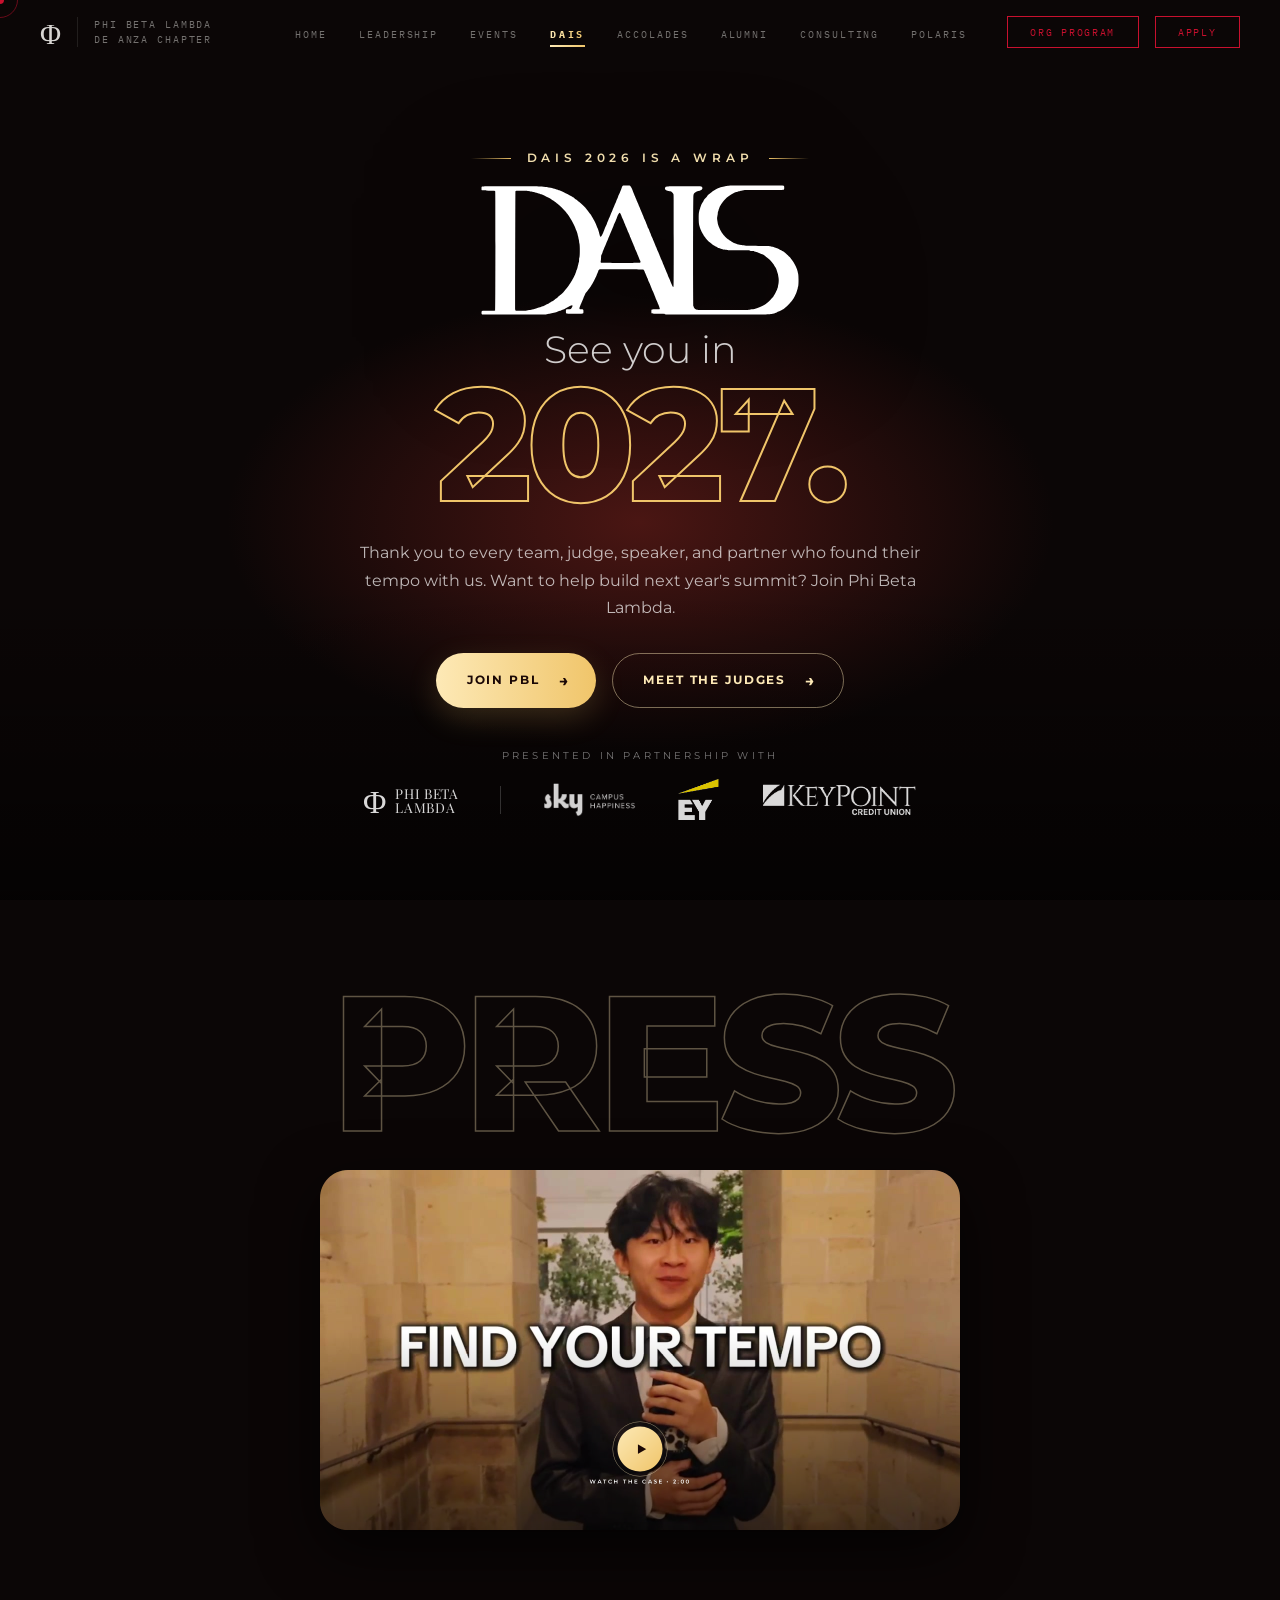
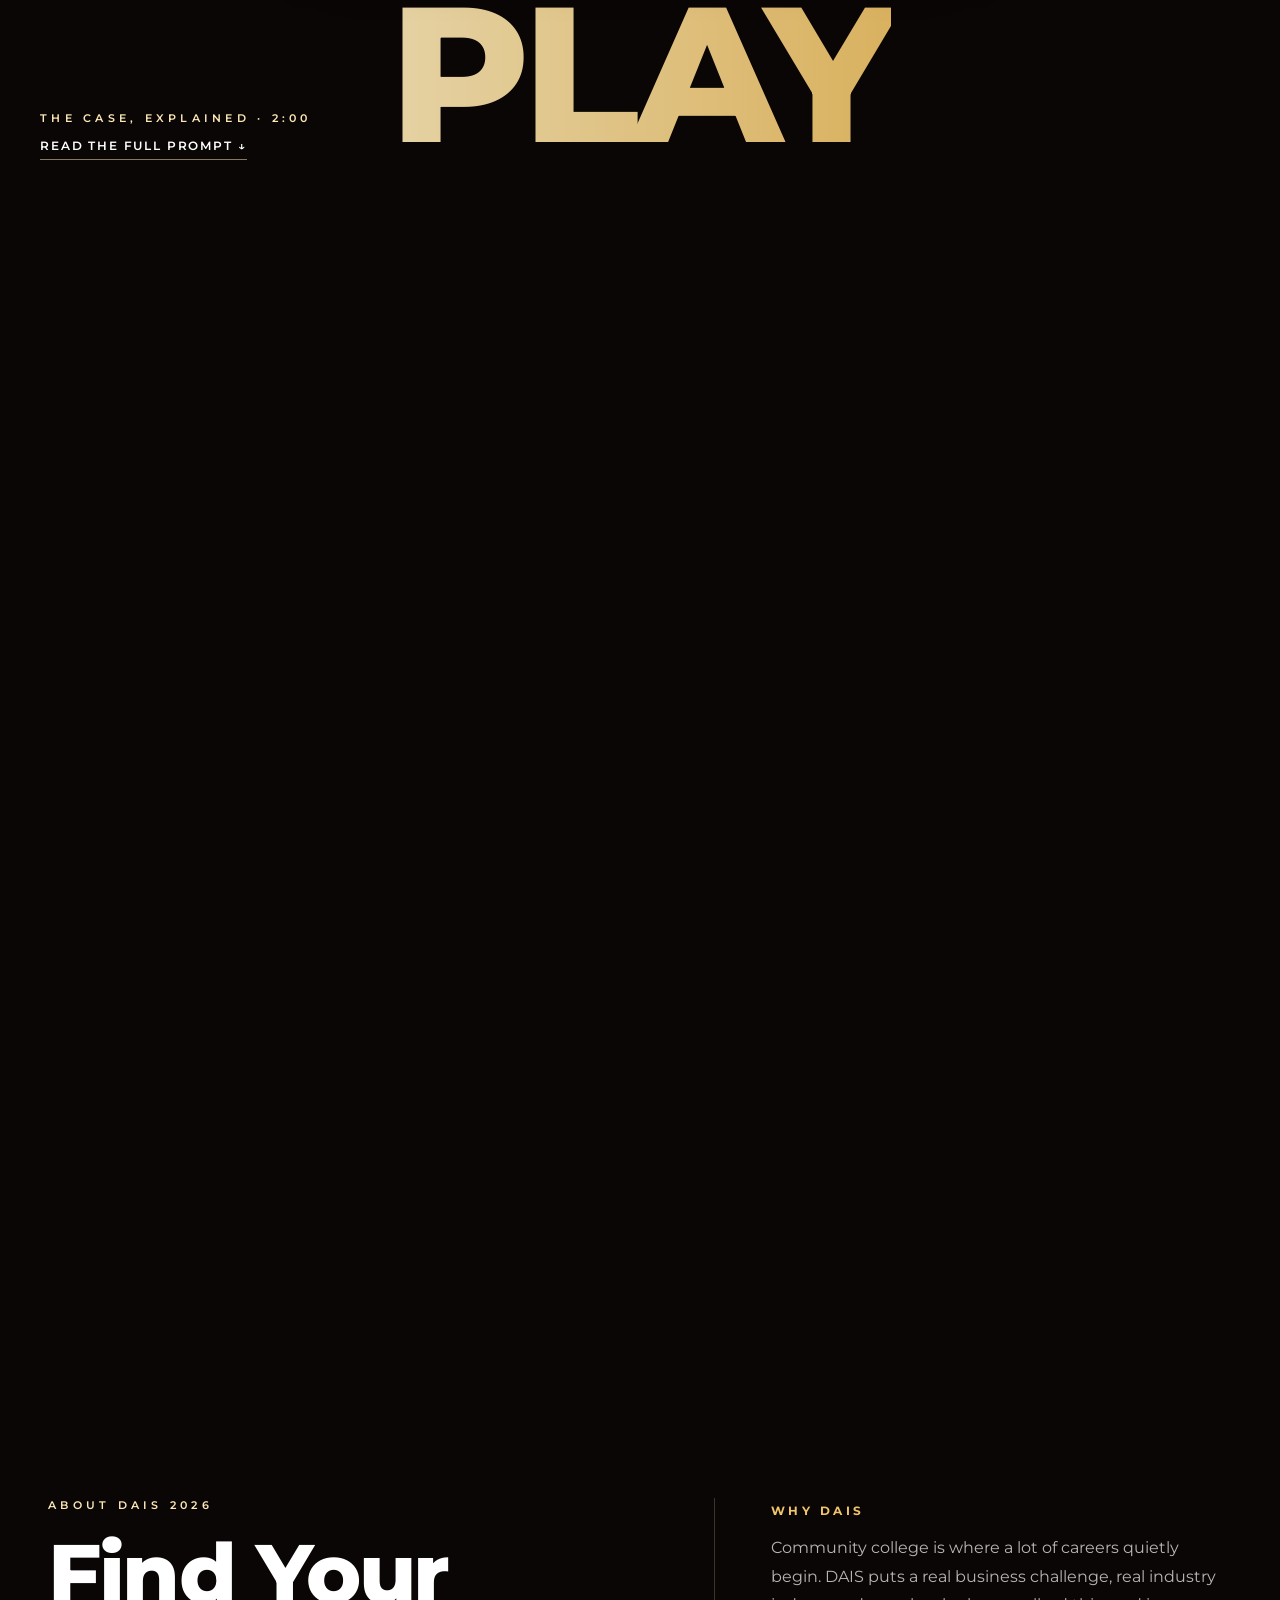
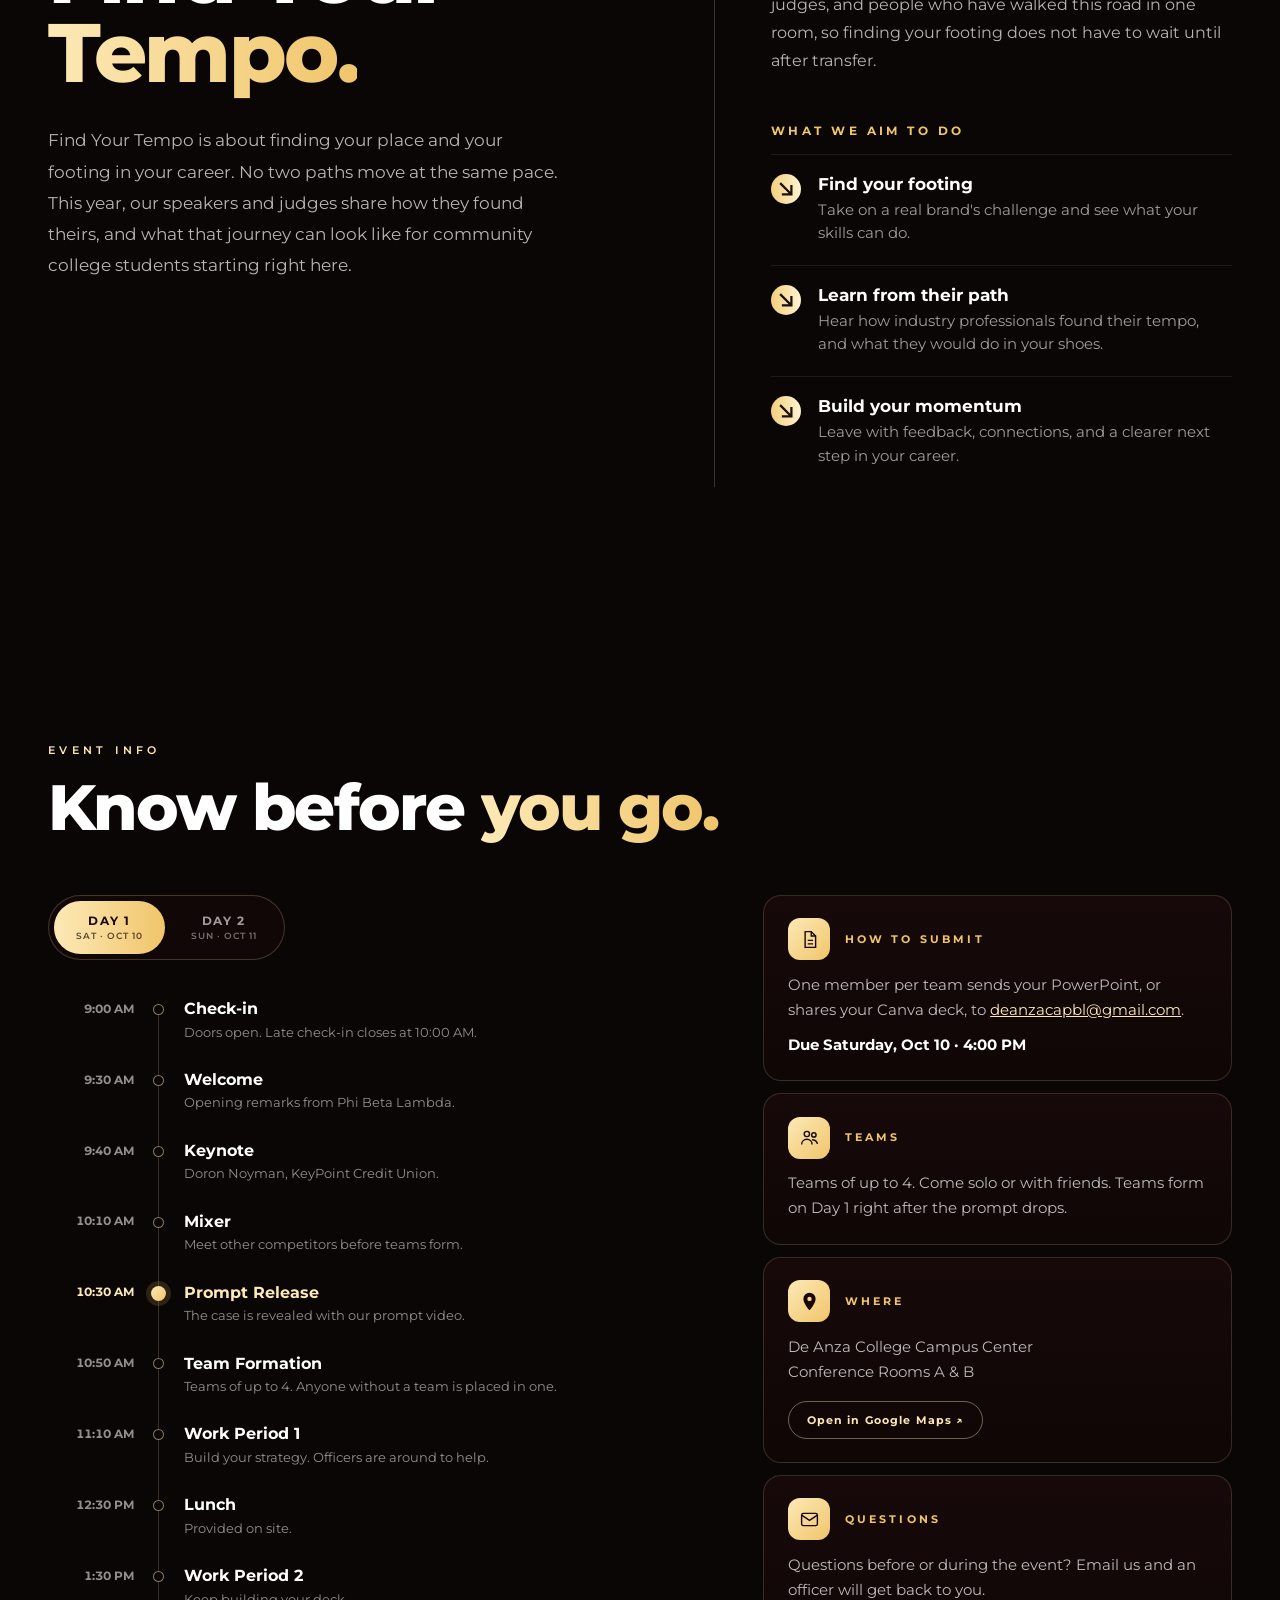
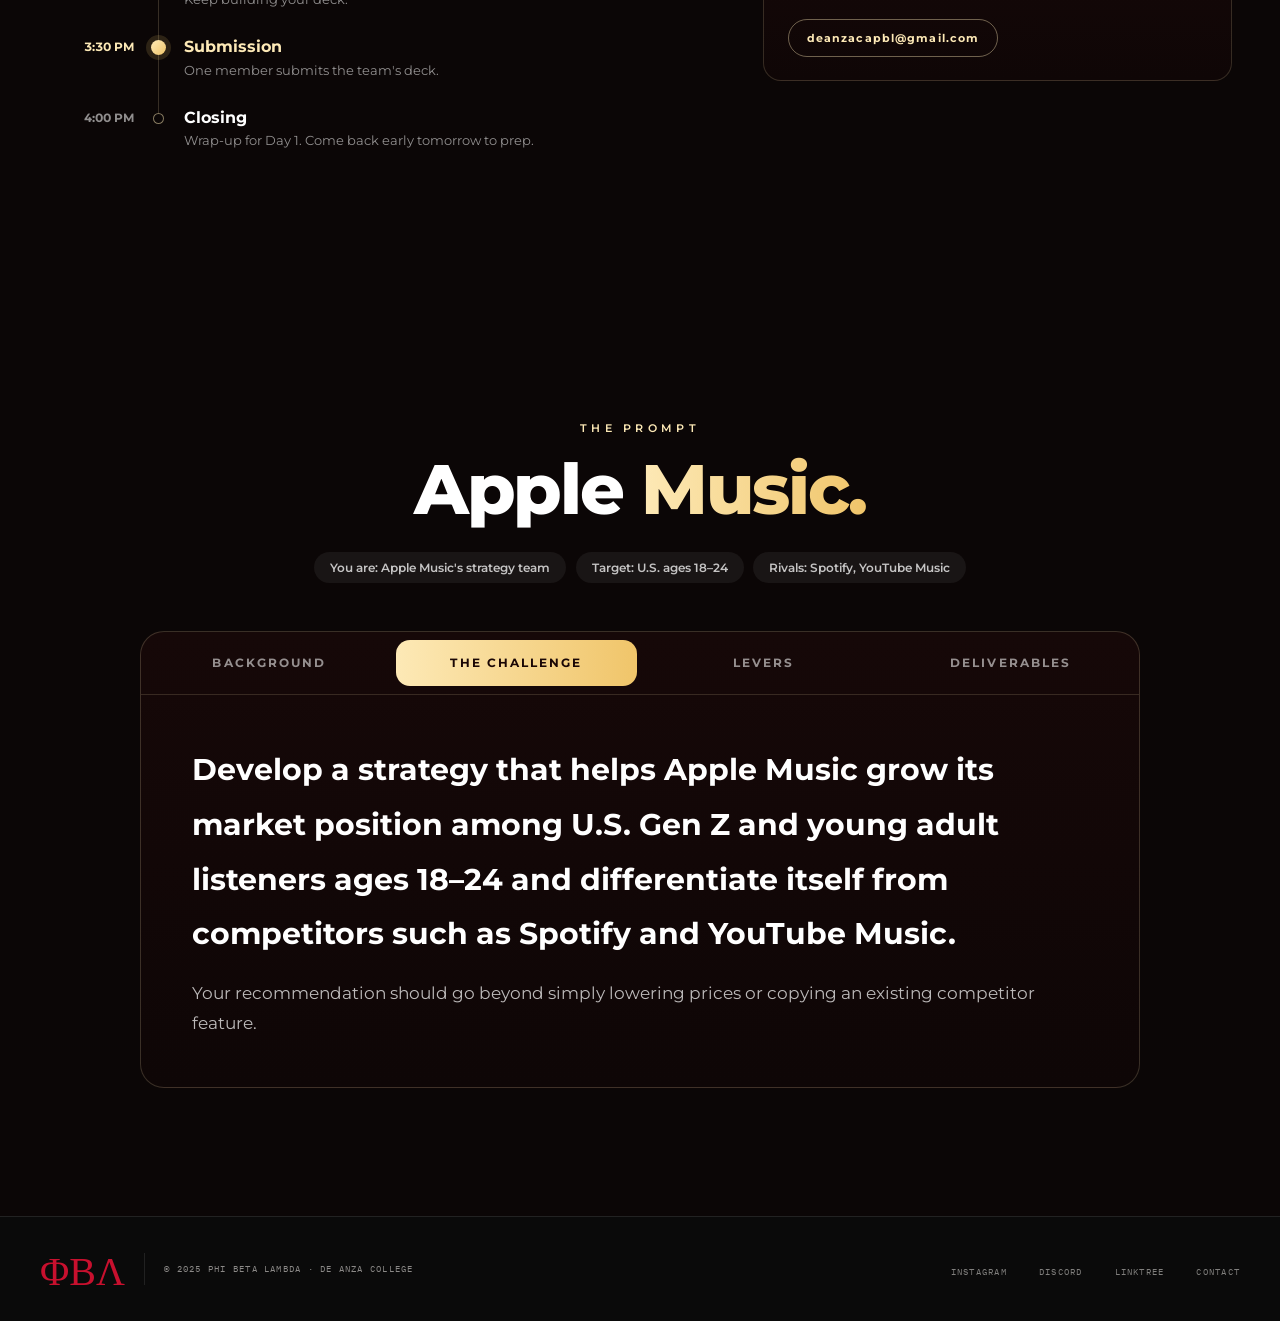
<file: dais.html>
<!DOCTYPE html>
<html lang="en">
<head>
<meta charset="UTF-8">
<meta name="viewport" content="width=device-width,initial-scale=1.0">
<title>DAIS 2026 · De Anza Innovation Summit</title>
<meta name="description" content="De Anza Innovation Summit 2026: Find Your Tempo. A two-day student business case competition at De Anza College, Oct 10–11, 2026.">
<meta property="og:type" content="website">
<meta property="og:title" content="DAIS 2026 · De Anza Innovation Summit">
<meta property="og:description" content="De Anza Innovation Summit 2026: Find Your Tempo. A two-day student business case competition at De Anza College, Oct 10–11, 2026.">
<meta property="og:url" content="https://deanzapbl.com/dais.html">
<meta property="og:image" content="https://deanzapbl.com/dais/og-image.png">
<meta property="og:image:width" content="1200"><meta property="og:image:height" content="630">
<meta name="twitter:card" content="summary_large_image">
<meta name="twitter:image" content="https://deanzapbl.com/dais/og-image.png">
<meta name="theme-color" content="#0b0606">
<link rel="preconnect" href="https://fonts.googleapis.com"><link rel="preconnect" href="https://fonts.gstatic.com" crossorigin><link href="https://fonts.googleapis.com/css2?family=Bebas+Neue&family=Unbounded:wght@400;700;800&family=IBM+Plex+Sans:wght@300;400;500&family=IBM+Plex+Mono:wght@400;500&family=Playfair+Display:ital,wght@0,400;1,400&family=Montserrat:wght@300;400;500;600;700;800&display=swap" rel="stylesheet">
<link rel="stylesheet" href="styles.css">
<style>

:root{--gold1:#fff1c9;--gold2:#fde9b6;--gold3:#f0c56a;--mar:#7e231e;--mar2:#45120f;--ink:#120c0c}
.gold{background:linear-gradient(90deg,var(--gold2),var(--gold3));-webkit-background-clip:text;background-clip:text;color:transparent}
.mont{font-family:'Montserrat',sans-serif}
.h-btns{display:flex;gap:.8rem;flex-wrap:wrap}
.hb{white-space:nowrap;font-family:'Montserrat',sans-serif;font-weight:600;font-size:.72rem;letter-spacing:.16em;text-transform:uppercase;padding:1rem 1.8rem;text-decoration:none;transition:all .25s;display:inline-flex;align-items:center;gap:.6rem}
.hb-gold{background:linear-gradient(90deg,var(--gold2),var(--gold3));color:#1a0705}
.hb-gold:hover{filter:brightness(1.08);transform:translateY(-1px)}
.hb-line{border:1px solid rgba(253,233,182,.45);color:var(--gold2)}
.hb-line:hover{background:rgba(253,233,182,.08)}
.next-stub{height:180px;background:var(--black);border-top:1px solid var(--border)}

.c1{display:flex;align-items:center;gap:2rem}
.c1-play{display:inline-flex;align-items:center;gap:.9rem;padding:.55rem 1.6rem .55rem .55rem;border-radius:100px;background:linear-gradient(90deg,var(--gold2),var(--gold3));color:#1a0705;text-decoration:none;font-family:Montserrat,sans-serif;font-weight:700;font-size:.74rem;letter-spacing:.16em;text-transform:uppercase;box-shadow:0 10px 30px rgba(240,197,106,.18);transition:transform .25s,box-shadow .25s}
.c1-play:hover{transform:translateY(-2px);box-shadow:0 14px 40px rgba(240,197,106,.3)}
.c1-play i{width:38px;height:38px;border-radius:50%;background:#1a0705;color:var(--gold2);display:flex;align-items:center;justify-content:center}
.c1-link{font-family:Montserrat,sans-serif;font-weight:600;font-size:.74rem;letter-spacing:.16em;text-transform:uppercase;color:#fff;text-decoration:none;border-bottom:1px solid rgba(253,233,182,.5);padding-bottom:.35rem;transition:color .2s}
.c1-link:hover{color:var(--gold2)}
.c2{display:flex;align-items:center;gap:0;border:1px solid rgba(253,233,182,.25);border-radius:100px;padding:.35rem;background:rgba(20,8,8,.5);backdrop-filter:blur(8px)}
.c2 a{font-family:Montserrat,sans-serif;font-weight:600;font-size:.7rem;letter-spacing:.16em;text-transform:uppercase;color:rgba(255,255,255,.75);text-decoration:none;padding:.85rem 1.4rem;border-radius:100px;transition:all .2s}
.c2 a:hover{color:#fff;background:rgba(253,233,182,.08)}
.c2 a.pri{background:linear-gradient(90deg,var(--gold2),var(--gold3));color:#1a0705}

.h2{position:relative;min-height:100vh;overflow:hidden;background:#0b0606;display:flex;flex-direction:column;align-items:center;justify-content:center;text-align:center;padding:7rem 2rem 2.5rem}
.h2-beam{position:absolute;top:-10%;left:50%;width:140%;height:110%;transform:translateX(-50%);background:conic-gradient(from 180deg at 50% 0%,transparent 160deg,rgba(200,60,45,.35) 170deg,rgba(255,190,140,.16) 180deg,rgba(200,60,45,.35) 190deg,transparent 200deg);filter:blur(6px);animation:beam 7s ease-in-out infinite alternate;pointer-events:none}
@keyframes beam{from{transform:translateX(-50%) rotate(-3deg)}to{transform:translateX(-50%) rotate(3deg)}}
.h2-glow{position:absolute;left:50%;top:58%;width:900px;height:500px;transform:translate(-50%,-50%);background:radial-gradient(ellipse,rgba(126,35,30,.55),transparent 65%);pointer-events:none}
.h2-floor{position:absolute;left:0;right:0;bottom:0;height:35%;background:linear-gradient(transparent,rgba(0,0,0,.6));pointer-events:none}
.h2>*:not(.h2-beam):not(.h2-glow):not(.h2-floor){position:relative;z-index:2}
.h2-eyebrow{font-family:'Montserrat',sans-serif;font-weight:600;font-size:.72rem;letter-spacing:.42em;text-transform:uppercase;color:var(--gold2);display:flex;align-items:center;gap:1rem}
.h2-eyebrow::before,.h2-eyebrow::after{content:'';width:40px;height:1px;background:linear-gradient(90deg,transparent,var(--gold3))}
.h2-eyebrow::after{transform:scaleX(-1)}
.h2-logo{width:min(70vw,560px);margin:1.6rem 0 1.4rem;filter:drop-shadow(0 20px 60px rgba(0,0,0,.6))}
.h2-lock{display:flex;align-items:center;gap:1.4rem}
.h2-lock .a{width:clamp(56px,5vw,78px)}
.h2-lock .t{width:clamp(200px,20vw,300px)}
.h2-info{display:flex;align-items:stretch;margin:2.2rem 0 1.8rem;border-top:1px solid rgba(253,233,182,.22);border-bottom:1px solid rgba(253,233,182,.22)}
.h2-i{padding:1.1rem 2.2rem;display:flex;align-items:center;gap:.8rem;font-family:'Montserrat',sans-serif;font-size:.95rem;color:#fff;font-weight:500}
.h2-i+.h2-i{border-left:1px solid rgba(253,233,182,.22)}
.h2-i svg{width:18px;height:18px;color:var(--gold3);flex-shrink:0}
.h2-partners{margin-top:2.6rem;display:flex;flex-direction:column;align-items:center;gap:1.1rem}
.h2-pl{font-family:'Montserrat',sans-serif;font-size:.62rem;letter-spacing:.32em;text-transform:uppercase;color:rgba(255,255,255,.45)}
.h2-row{display:flex;align-items:center;gap:2.6rem}
.h2-row img{height:34px;opacity:.85;transition:opacity .2s}
.h2-row img:hover{opacity:1}
.h2-row img.ey{height:42px}
.h2-row .div{width:1px;height:28px;background:rgba(255,255,255,.18)}
.h2-pbl{display:flex;align-items:center;gap:.55rem;color:#fff;opacity:.85}
.h2-pbl b{font-family:'Playfair Display',serif;font-weight:400;font-size:2rem;line-height:1}
.h2-pbl span{font-family:'Playfair Display',serif;font-size:.85rem;line-height:1.05;letter-spacing:.05em;text-align:left}
@media(max-width:800px){
 .h2-info{flex-direction:column;border:none;gap:0}
 .h2-i{padding:.7rem 0;justify-content:center}
 .h2-i+.h2-i{border-left:none;border-top:1px solid rgba(253,233,182,.15)}
 .h2-row{flex-wrap:wrap;justify-content:center;gap:1.4rem}
 .h2-row .div{display:none}
 .h2-row img{height:26px}.h2-row img.ey{height:32px}
 .h2-eyebrow{font-size:.58rem;letter-spacing:.3em}
}

@media(max-width:800px){.c1{flex-direction:column;gap:1.4rem}}
.c3{display:flex;gap:1rem;flex-wrap:wrap;justify-content:center}
.c3-b{display:inline-flex;align-items:center;gap:1.2rem;padding:1.05rem 1.6rem 1.05rem 1.9rem;border-radius:100px;font-family:Montserrat,sans-serif;font-weight:700;font-size:.72rem;letter-spacing:.16em;text-transform:uppercase;text-decoration:none;transition:transform .25s,box-shadow .25s,background .25s}
.c3-b span{font-size:1rem;transition:transform .25s}
.c3-b:hover span{transform:translateX(4px)}
.c3-b.gold{background:linear-gradient(90deg,var(--gold2),var(--gold3));color:#1a0705;box-shadow:0 10px 30px rgba(240,197,106,.18)}
.c3-b.gold:hover{transform:translateY(-2px);box-shadow:0 14px 40px rgba(240,197,106,.3)}
.c3-b.line{border:1px solid rgba(253,233,182,.45);color:var(--gold2)}
.c3-b.line:hover{background:rgba(253,233,182,.08)}
.h2{padding-bottom:6.5rem}
.h2 .c3-scroll{position:relative !important;margin-top:2.2rem;z-index:3;display:flex;flex-direction:column;align-items:center;gap:.6rem;text-decoration:none}
.c3-scroll span{font-family:Montserrat,sans-serif;font-weight:600;font-size:.58rem;letter-spacing:.3em;text-transform:uppercase;color:rgba(255,255,255,.5)}
.c3-scroll i{width:22px;height:34px;border:1px solid rgba(253,233,182,.5);border-radius:12px;position:relative}
.c3-scroll i::after{content:'';position:absolute;left:50%;top:7px;width:3px;height:7px;border-radius:2px;background:var(--gold3);transform:translateX(-50%);animation:wheel 1.6s ease-in-out infinite}
@keyframes wheel{0%{opacity:0;transform:translate(-50%,0)}30%{opacity:1}100%{opacity:0;transform:translate(-50%,10px)}}
@media(max-width:800px){.c3{flex-direction:column;align-items:stretch;width:100%;max-width:320px}.c3-b{justify-content:space-between}}

.h2:not(.over) .post{display:none!important}.h2.over .pre{display:none!important}
.h2.over .h2-logo{width:min(40vw,320px)!important;margin:1.2rem 0 1rem!important}
.sy{font-family:Montserrat,sans-serif;display:flex;flex-direction:column;align-items:center;line-height:.95}
.sy .o{font-weight:300;font-size:clamp(1.6rem,3vw,2.4rem);color:rgba(255,255,255,.8)}
.sy .y{font-weight:800;font-size:clamp(5rem,13vw,10rem);letter-spacing:-.04em;color:transparent;-webkit-text-stroke:2px #f0c56a}
.sys{font-family:Montserrat,sans-serif;color:rgba(255,255,255,.7);margin:1.2rem auto 2rem;max-width:560px;line-height:1.7}


:root{--gold1:#fff1c9;--gold2:#fde9b6;--gold3:#f0c56a;--mar:#7e231e;--mar2:#45120f;--ink:#120c0c}
.gold{background:linear-gradient(90deg,var(--gold2),var(--gold3));-webkit-background-clip:text;background-clip:text;color:transparent}
.mont{font-family:'Montserrat',sans-serif}
.h-btns{display:flex;gap:.8rem;flex-wrap:wrap}
.hb{white-space:nowrap;font-family:'Montserrat',sans-serif;font-weight:600;font-size:.72rem;letter-spacing:.16em;text-transform:uppercase;padding:1rem 1.8rem;text-decoration:none;transition:all .25s;display:inline-flex;align-items:center;gap:.6rem}
.hb-gold{background:linear-gradient(90deg,var(--gold2),var(--gold3));color:#1a0705}
.hb-gold:hover{filter:brightness(1.08);transform:translateY(-1px)}
.hb-line{border:1px solid rgba(253,233,182,.45);color:var(--gold2)}
.hb-line:hover{background:rgba(253,233,182,.08)}
.next-stub{height:180px;background:var(--black);border-top:1px solid var(--border)}

.c1{display:flex;align-items:center;gap:2rem}
.c1-play{display:inline-flex;align-items:center;gap:.9rem;padding:.55rem 1.6rem .55rem .55rem;border-radius:100px;background:linear-gradient(90deg,var(--gold2),var(--gold3));color:#1a0705;text-decoration:none;font-family:Montserrat,sans-serif;font-weight:700;font-size:.74rem;letter-spacing:.16em;text-transform:uppercase;box-shadow:0 10px 30px rgba(240,197,106,.18);transition:transform .25s,box-shadow .25s}
.c1-play:hover{transform:translateY(-2px);box-shadow:0 14px 40px rgba(240,197,106,.3)}
.c1-play i{width:38px;height:38px;border-radius:50%;background:#1a0705;color:var(--gold2);display:flex;align-items:center;justify-content:center}
.c1-link{font-family:Montserrat,sans-serif;font-weight:600;font-size:.74rem;letter-spacing:.16em;text-transform:uppercase;color:#fff;text-decoration:none;border-bottom:1px solid rgba(253,233,182,.5);padding-bottom:.35rem;transition:color .2s}
.c1-link:hover{color:var(--gold2)}
.c2{display:flex;align-items:center;gap:0;border:1px solid rgba(253,233,182,.25);border-radius:100px;padding:.35rem;background:rgba(20,8,8,.5);backdrop-filter:blur(8px)}
.c2 a{font-family:Montserrat,sans-serif;font-weight:600;font-size:.7rem;letter-spacing:.16em;text-transform:uppercase;color:rgba(255,255,255,.75);text-decoration:none;padding:.85rem 1.4rem;border-radius:100px;transition:all .2s}
.c2 a:hover{color:#fff;background:rgba(253,233,182,.08)}
.c2 a.pri{background:linear-gradient(90deg,var(--gold2),var(--gold3));color:#1a0705}

.h2{position:relative;min-height:100vh;overflow:hidden;background:#0b0606;display:flex;flex-direction:column;align-items:center;justify-content:center;text-align:center;padding:7rem 2rem 2.5rem}
.h2-beam{position:absolute;top:-10%;left:50%;width:140%;height:110%;transform:translateX(-50%);background:conic-gradient(from 180deg at 50% 0%,transparent 160deg,rgba(200,60,45,.35) 170deg,rgba(255,190,140,.16) 180deg,rgba(200,60,45,.35) 190deg,transparent 200deg);filter:blur(6px);animation:beam 7s ease-in-out infinite alternate;pointer-events:none}
@keyframes beam{from{transform:translateX(-50%) rotate(-3deg)}to{transform:translateX(-50%) rotate(3deg)}}
.h2-glow{position:absolute;left:50%;top:58%;width:900px;height:500px;transform:translate(-50%,-50%);background:radial-gradient(ellipse,rgba(126,35,30,.55),transparent 65%);pointer-events:none}
.h2-floor{position:absolute;left:0;right:0;bottom:0;height:35%;background:linear-gradient(transparent,rgba(0,0,0,.6));pointer-events:none}
.h2>*:not(.h2-beam):not(.h2-glow):not(.h2-floor){position:relative;z-index:2}
.h2-eyebrow{font-family:'Montserrat',sans-serif;font-weight:600;font-size:.72rem;letter-spacing:.42em;text-transform:uppercase;color:var(--gold2);display:flex;align-items:center;gap:1rem}
.h2-eyebrow::before,.h2-eyebrow::after{content:'';width:40px;height:1px;background:linear-gradient(90deg,transparent,var(--gold3))}
.h2-eyebrow::after{transform:scaleX(-1)}
.h2-logo{width:min(70vw,560px);margin:1.6rem 0 1.4rem;filter:drop-shadow(0 20px 60px rgba(0,0,0,.6))}
.h2-lock{display:flex;align-items:center;gap:1.4rem}
.h2-lock .a{width:clamp(56px,5vw,78px)}
.h2-lock .t{width:clamp(200px,20vw,300px)}
.h2-info{display:flex;align-items:stretch;margin:2.2rem 0 1.8rem;border-top:1px solid rgba(253,233,182,.22);border-bottom:1px solid rgba(253,233,182,.22)}
.h2-i{padding:1.1rem 2.2rem;display:flex;align-items:center;gap:.8rem;font-family:'Montserrat',sans-serif;font-size:.95rem;color:#fff;font-weight:500}
.h2-i+.h2-i{border-left:1px solid rgba(253,233,182,.22)}
.h2-i svg{width:18px;height:18px;color:var(--gold3);flex-shrink:0}
.h2-partners{margin-top:2.6rem;display:flex;flex-direction:column;align-items:center;gap:1.1rem}
.h2-pl{font-family:'Montserrat',sans-serif;font-size:.62rem;letter-spacing:.32em;text-transform:uppercase;color:rgba(255,255,255,.45)}
.h2-row{display:flex;align-items:center;gap:2.6rem}
.h2-row img{height:34px;opacity:.85;transition:opacity .2s}
.h2-row img:hover{opacity:1}
.h2-row img.ey{height:42px}
.h2-row .div{width:1px;height:28px;background:rgba(255,255,255,.18)}
.h2-pbl{display:flex;align-items:center;gap:.55rem;color:#fff;opacity:.85}
.h2-pbl b{font-family:'Playfair Display',serif;font-weight:400;font-size:2rem;line-height:1}
.h2-pbl span{font-family:'Playfair Display',serif;font-size:.85rem;line-height:1.05;letter-spacing:.05em;text-align:left}
@media(max-width:800px){
 .h2-info{flex-direction:column;border:none;gap:0}
 .h2-i{padding:.7rem 0;justify-content:center}
 .h2-i+.h2-i{border-left:none;border-top:1px solid rgba(253,233,182,.15)}
 .h2-row{flex-wrap:wrap;justify-content:center;gap:1.4rem}
 .h2-row .div{display:none}
 .h2-row img{height:26px}.h2-row img.ey{height:32px}
 .h2-eyebrow{font-size:.58rem;letter-spacing:.3em}
}

@media(max-width:800px){.c1{flex-direction:column;gap:1.4rem}}
.vsec{position:relative;background:#0b0606;overflow:clip}
.v-eb{font-family:Montserrat,sans-serif;font-weight:600;font-size:.7rem;letter-spacing:.38em;text-transform:uppercase;color:var(--gold2)}
.v-h{font-family:Montserrat,sans-serif;font-weight:800;font-size:clamp(2.4rem,5.5vw,4.6rem);line-height:1;letter-spacing:-.02em;color:#fff}
.v-h em{font-style:normal;background:linear-gradient(90deg,var(--gold2),var(--gold3));-webkit-background-clip:text;background-clip:text;color:transparent}
.v-p{font-family:Montserrat,sans-serif;font-size:1rem;line-height:1.75;color:rgba(255,255,255,.65)}
.vp{position:relative;aspect-ratio:16/9;overflow:hidden;background:#000}
.vp video{position:absolute;inset:0;width:100%;height:100%;object-fit:cover;display:block}
.vp-cover{position:absolute;inset:0;display:flex;flex-direction:column;align-items:center;justify-content:flex-end;padding-bottom:7%;gap:.9rem;background:linear-gradient(180deg,rgba(0,0,0,0) 45%,rgba(0,0,0,.55));cursor:pointer;border:none;width:100%;transition:opacity .4s}
.vp.playing .vp-cover{opacity:0;pointer-events:none}
.vp-btn{width:clamp(64px,7vw,96px);aspect-ratio:1;border-radius:50%;background:linear-gradient(135deg,var(--gold2),var(--gold3));color:#1a0705;display:flex;align-items:center;justify-content:center;position:relative;transition:transform .3s}
.vp-btn svg{width:34%;margin-left:6%}
.vp-btn::before{content:'';position:absolute;inset:-10px;border-radius:50%;border:1px solid rgba(253,233,182,.6);animation:ring 2.2s ease-out infinite}
@keyframes ring{from{transform:scale(.9);opacity:1}to{transform:scale(1.45);opacity:0}}
.vp-cover:hover .vp-btn{transform:scale(1.07)}
.vp-cap{font-family:Montserrat,sans-serif;font-weight:600;font-size:.66rem;letter-spacing:.3em;text-transform:uppercase;color:#fff;text-shadow:0 2px 10px rgba(0,0,0,.6)}
.v-link{font-family:Montserrat,sans-serif;font-weight:600;font-size:.72rem;letter-spacing:.16em;text-transform:uppercase;color:#fff;text-decoration:none;border-bottom:1px solid rgba(253,233,182,.5);padding-bottom:.35rem}
.v-link:hover{color:var(--gold2)}
@media(max-width:700px){.vp-btn{width:56px}.vp-btn::before{inset:-7px}.vp-cap{display:none}.vp-cover{padding-bottom:6%}}

.w5{height:230vh;background:#0b0606}
.w5-st{position:sticky;top:0;height:100vh;display:flex;align-items:center;justify-content:center;overflow:hidden}
.w5-bg{position:absolute;inset:0;display:flex;flex-direction:column;align-items:center;justify-content:space-between;padding:9vh 0 5vh;pointer-events:none}
.w5-bg div{font-family:Montserrat,sans-serif;font-weight:800;font-size:clamp(4rem,15vw,15rem);line-height:.85;letter-spacing:-.04em;color:transparent;-webkit-text-stroke:1.5px rgba(253,233,182,.35);white-space:nowrap}
.w5-bg div.f{background:linear-gradient(90deg,var(--gold2),var(--gold3));-webkit-background-clip:text;background-clip:text;color:transparent;-webkit-text-stroke:0;opacity:.9}
.w5-box{position:relative;width:100vw;transform:scale(var(--s,.5));border-radius:calc(28px / var(--s,.5));overflow:hidden;box-shadow:0 40px 120px rgba(0,0,0,.7);will-change:transform}
.w5-box .vp{border-radius:0}
.w5-lab{position:absolute;left:2.5rem;bottom:2.5rem;display:flex;flex-direction:column;gap:.9rem;align-items:flex-start;opacity:var(--o,1);transition:opacity .2s;z-index:3}
@media(max-width:1100px){.w5-lab{left:50%;bottom:1.5rem;transform:translateX(-50%);align-items:center;text-align:center}}
@media(max-width:700px){.w5{height:170vh}.w5-lab{display:none}.w5-bg{padding:18vh 0 16vh}}


:root{--gold1:#fff1c9;--gold2:#fde9b6;--gold3:#f0c56a;--mar:#7e231e;--mar2:#45120f;--ink:#120c0c}
.gold{background:linear-gradient(90deg,var(--gold2),var(--gold3));-webkit-background-clip:text;background-clip:text;color:transparent}
.mont{font-family:'Montserrat',sans-serif}
.h-btns{display:flex;gap:.8rem;flex-wrap:wrap}
.hb{white-space:nowrap;font-family:'Montserrat',sans-serif;font-weight:600;font-size:.72rem;letter-spacing:.16em;text-transform:uppercase;padding:1rem 1.8rem;text-decoration:none;transition:all .25s;display:inline-flex;align-items:center;gap:.6rem}
.hb-gold{background:linear-gradient(90deg,var(--gold2),var(--gold3));color:#1a0705}
.hb-gold:hover{filter:brightness(1.08);transform:translateY(-1px)}
.hb-line{border:1px solid rgba(253,233,182,.45);color:var(--gold2)}
.hb-line:hover{background:rgba(253,233,182,.08)}
.next-stub{height:180px;background:var(--black);border-top:1px solid var(--border)}

.ab{position:relative;background:#0b0606;overflow:clip;font-family:Montserrat,sans-serif;color:#fff}
.ab .eb{font-weight:600;font-size:.7rem;letter-spacing:.38em;text-transform:uppercase;color:var(--gold2)}
.ab .gd{background:linear-gradient(90deg,var(--gold2),var(--gold3));-webkit-background-clip:text;background-clip:text;color:transparent}
.ab p{line-height:1.8;color:rgba(255,255,255,.7)}
.ab .arw{width:30px;height:30px;flex-shrink:0}

.a1{padding:8rem 3rem}
.a1-in{max-width:1300px;margin:0 auto;display:grid;grid-template-columns:1.1fr 1fr;gap:6rem;align-items:start}
.a1-h{font-weight:800;font-size:clamp(3rem,6.5vw,6rem);line-height:.95;letter-spacing:-.03em;margin:1.4rem 0 2rem}
.a1-l p{font-size:1.08rem;max-width:520px}
.a1-r{border-left:1px solid rgba(253,233,182,.2);padding-left:3.5rem;padding-top:.4rem}
.a1-r h3{font-weight:700;font-size:.72rem;letter-spacing:.3em;text-transform:uppercase;color:var(--gold3);margin-bottom:1rem}
.a1-r p{font-size:.98rem;margin-bottom:3rem}
.a1-r ul{list-style:none}
.a1-r li{display:flex;gap:1.1rem;align-items:flex-start;padding:1.2rem 0;border-top:1px solid rgba(255,255,255,.08)}
.a1-r li b{display:block;font-weight:700;font-size:1.05rem;margin-bottom:.3rem}
.a1-r li span{font-size:.92rem;color:rgba(255,255,255,.6);line-height:1.6}
@media(max-width:900px){.a1{padding:5rem 1.4rem}.a1-in{grid-template-columns:1fr;gap:3rem}.a1-r{border-left:none;padding-left:0;border-top:1px solid rgba(253,233,182,.2);padding-top:2.5rem}}


:root{--gold1:#fff1c9;--gold2:#fde9b6;--gold3:#f0c56a;--mar:#7e231e;--mar2:#45120f;--ink:#120c0c}
.gold{background:linear-gradient(90deg,var(--gold2),var(--gold3));-webkit-background-clip:text;background-clip:text;color:transparent}
.mont{font-family:'Montserrat',sans-serif}
.h-btns{display:flex;gap:.8rem;flex-wrap:wrap}
.hb{white-space:nowrap;font-family:'Montserrat',sans-serif;font-weight:600;font-size:.72rem;letter-spacing:.16em;text-transform:uppercase;padding:1rem 1.8rem;text-decoration:none;transition:all .25s;display:inline-flex;align-items:center;gap:.6rem}
.hb-gold{background:linear-gradient(90deg,var(--gold2),var(--gold3));color:#1a0705}
.hb-gold:hover{filter:brightness(1.08);transform:translateY(-1px)}
.hb-line{border:1px solid rgba(253,233,182,.45);color:var(--gold2)}
.hb-line:hover{background:rgba(253,233,182,.08)}
.next-stub{height:180px;background:var(--black);border-top:1px solid var(--border)}

.ev{position:relative;background:#0b0606;font-family:Montserrat,sans-serif;color:#fff;padding:8rem 3rem;overflow:clip}
.ev-in{max-width:1300px;margin:0 auto}
.ev .eb{font-weight:600;font-size:.7rem;letter-spacing:.38em;text-transform:uppercase;color:var(--gold2)}
.ev .gd{background:linear-gradient(90deg,var(--gold2),var(--gold3));-webkit-background-clip:text;background-clip:text;color:transparent}
.ev h2{font-weight:800;font-size:clamp(2.4rem,5vw,4.4rem);letter-spacing:-.03em;line-height:1;margin:1.1rem 0 0}
.ev p{line-height:1.7;color:rgba(255,255,255,.72);font-size:.92rem}
.ev a{color:var(--gold2)}
.due{margin-top:.6rem;font-weight:700;color:#fff!important}
.mapb{display:inline-flex;margin-top:1rem;padding:.7rem 1.1rem;border-radius:100px;border:1px solid rgba(253,233,182,.4);font-weight:700;font-size:.7rem;letter-spacing:.1em;text-decoration:none;color:var(--gold2)!important;transition:all .2s}
.mapb:hover{background:linear-gradient(90deg,var(--gold2),var(--gold3));color:#1a0705!important;border-color:transparent}
.ic{width:42px;height:42px;border-radius:12px;background:linear-gradient(135deg,var(--gold2),var(--gold3));color:#1a0705;display:flex;align-items:center;justify-content:center;flex-shrink:0}
.ic svg{width:21px;height:21px}
.lab{font-weight:700;font-size:.64rem;letter-spacing:.28em;text-transform:uppercase;color:var(--gold3)}
@media(max-width:800px){.ev{padding:5rem 1.2rem}}

.tl{position:relative}
.tl-i{display:grid;grid-template-columns:86px 18px 1fr;gap:1rem;align-items:start;padding:.85rem 0;position:relative}
.tl-i::before{content:'';position:absolute;left:calc(86px + 1rem + 8px);top:0;bottom:0;width:1px;background:rgba(253,233,182,.18)}
.tl-i:first-child::before{top:1.3rem}.tl-i:last-child::before{bottom:calc(100% - 1.3rem)}
.tl-t{font-weight:700;font-size:.78rem;color:rgba(255,255,255,.55);padding-top:.1rem;text-align:right;font-variant-numeric:tabular-nums}
.tl-d{width:11px;height:11px;border-radius:50%;background:#0b0606;border:1.5px solid rgba(253,233,182,.5);margin:.3rem 0 0 3px;position:relative;z-index:1}
.tl-i b{display:block;font-weight:700;font-size:1rem}
.tl-i p{font-size:.82rem;margin-top:.15rem;color:rgba(255,255,255,.55)}
.tl-i.key .tl-d{background:linear-gradient(135deg,var(--gold2),var(--gold3));border:none;width:15px;height:15px;margin:.2rem 0 0 1px;box-shadow:0 0 0 5px rgba(240,197,106,.15)}
.tl-i.key b{color:var(--gold2)}
.tl-i.key .tl-t{color:var(--gold2)}
@media(max-width:600px){.tl-i{grid-template-columns:64px 16px 1fr;gap:.7rem}.tl-i::before{left:calc(64px + .7rem + 7px)}}

.i1{display:grid;grid-template-columns:1.25fr .9fr;gap:4rem;margin-top:3.5rem;align-items:start}
.dtabs{display:inline-flex;gap:4px;padding:5px;border-radius:100px;border:1px solid rgba(253,233,182,.2);background:#120707;margin-bottom:1.6rem}
.dtab{border:none;background:none;color:rgba(255,255,255,.6);font-family:Montserrat,sans-serif;font-weight:700;font-size:.72rem;letter-spacing:.14em;text-transform:uppercase;padding:.8rem 1.4rem;border-radius:100px;cursor:pointer}
.dtab small{display:block;font-size:.58rem;letter-spacing:.1em;opacity:.7;margin-top:.15rem;font-weight:600}
.dtab.on{background:linear-gradient(90deg,var(--gold2),var(--gold3));color:#1a0705}
.dp{display:none}.dp.on{display:block;animation:fadeIn .35s}
.i1-s{position:sticky;top:100px;display:grid;gap:12px}
.i1-c{border:1px solid rgba(253,233,182,.16);border-radius:18px;padding:1.4rem 1.5rem;background:linear-gradient(180deg,#170909,#0f0606)}
.i1-h{display:flex;align-items:center;gap:.9rem;margin-bottom:.8rem}
@media(max-width:900px){.i1{grid-template-columns:1fr;gap:2.5rem}.i1-s{position:static}}


:root{--gold1:#fff1c9;--gold2:#fde9b6;--gold3:#f0c56a;--mar:#7e231e;--mar2:#45120f;--ink:#120c0c}
.gold{background:linear-gradient(90deg,var(--gold2),var(--gold3));-webkit-background-clip:text;background-clip:text;color:transparent}
.mont{font-family:'Montserrat',sans-serif}
.h-btns{display:flex;gap:.8rem;flex-wrap:wrap}
.hb{white-space:nowrap;font-family:'Montserrat',sans-serif;font-weight:600;font-size:.72rem;letter-spacing:.16em;text-transform:uppercase;padding:1rem 1.8rem;text-decoration:none;transition:all .25s;display:inline-flex;align-items:center;gap:.6rem}
.hb-gold{background:linear-gradient(90deg,var(--gold2),var(--gold3));color:#1a0705}
.hb-gold:hover{filter:brightness(1.08);transform:translateY(-1px)}
.hb-line{border:1px solid rgba(253,233,182,.45);color:var(--gold2)}
.hb-line:hover{background:rgba(253,233,182,.08)}
.next-stub{height:180px;background:var(--black);border-top:1px solid var(--border)}

.pr{position:relative;background:#0b0606;overflow:clip;font-family:Montserrat,sans-serif;color:#fff}
.pr .eb{font-weight:600;font-size:.7rem;letter-spacing:.38em;text-transform:uppercase;color:var(--gold2)}
.pr .gd{background:linear-gradient(90deg,var(--gold2),var(--gold3));-webkit-background-clip:text;background-clip:text;color:transparent}
.pr p{line-height:1.8;color:rgba(255,255,255,.72)}
.pr h2.big{font-weight:800;font-size:clamp(2.6rem,5.5vw,4.8rem);line-height:.98;letter-spacing:-.03em;margin:1.2rem 0 0}
.lab{font-weight:700;font-size:.66rem;letter-spacing:.3em;text-transform:uppercase;color:var(--gold3)}
.chips{display:flex;flex-wrap:wrap;gap:.5rem}
.chips span{font-weight:600;font-size:.72rem;letter-spacing:.08em;padding:.6rem 1rem;border:1px solid rgba(253,233,182,.3);border-radius:100px;color:var(--gold2);transition:all .2s}
.chips span:hover{background:linear-gradient(90deg,var(--gold2),var(--gold3));color:#1a0705;border-color:transparent}

.p3{padding:8rem 2rem;text-align:center}
.p3-meta{display:flex;justify-content:center;gap:.6rem;flex-wrap:wrap;margin:1.8rem 0 3rem}
.p3-meta span{font-size:.78rem;font-weight:600;padding:.5rem 1rem;border-radius:100px;background:rgba(255,255,255,.06);color:rgba(255,255,255,.75)}
.p3-card{max-width:1000px;margin:0 auto;text-align:left;border:1px solid rgba(253,233,182,.18);border-radius:24px;background:linear-gradient(180deg,#160808,#0e0606);overflow:hidden}
.p3-tabs{display:flex;border-bottom:1px solid rgba(253,233,182,.15);padding:.5rem;gap:.4rem;overflow-x:auto}
.p3-t{flex:1;background:none;border:none;color:rgba(255,255,255,.55);font-family:Montserrat,sans-serif;font-weight:700;font-size:.72rem;letter-spacing:.18em;text-transform:uppercase;padding:1rem;border-radius:14px;cursor:pointer;white-space:nowrap;transition:all .2s}
.p3-t:hover{color:#fff}
.p3-t.on{background:linear-gradient(90deg,var(--gold2),var(--gold3));color:#1a0705}
.p3-p{display:none;padding:3rem 3.2rem;min-height:330px;animation:fadeIn .4s}
.p3-p.on{display:block}
.p3-p p{font-size:1.05rem}
.p3-p p+p{margin-top:1rem}
.p3-ch{font-weight:700;font-size:clamp(1.3rem,2.4vw,1.9rem)!important;line-height:1.4;color:#fff!important}
.p3-ds{display:grid;grid-template-columns:1fr 1fr;gap:1.6rem 2.4rem}
.p3-ds div{display:grid;grid-template-columns:40px 1fr;grid-template-rows:auto 1fr;align-content:start;gap:.3rem 1rem}
.p3-ds i{grid-row:1/3;width:36px;height:36px;border-radius:50%;border:1px solid var(--gold3);color:var(--gold2);font-style:normal;font-weight:700;display:flex;align-items:center;justify-content:center}
.p3-ds b{font-weight:700}
.p3-ds span{font-size:.9rem;color:rgba(255,255,255,.62);line-height:1.6}
@media(max-width:800px){.p3{padding:5rem 1rem}.p3-p{padding:2rem 1.4rem}.p3-ds{grid-template-columns:1fr}.p3-t{flex:none}}


.fyt{display:inline-flex;flex-direction:column;align-items:flex-start;line-height:.92;text-align:left}
.fyt .fy{font-family:Montserrat,sans-serif;font-weight:800;font-size:clamp(1.9rem,3.2vw,2.9rem);color:#fff;letter-spacing:.005em}
.fyt .tp{font-family:Unbounded,sans-serif;font-weight:800;font-size:clamp(1.9rem,3.2vw,2.9rem);letter-spacing:.02em;display:inline-block;transform:skewX(-14deg);transform-origin:left bottom;background:linear-gradient(90deg,#fff1c9,#fde3a6 50%,#f0c56a);-webkit-background-clip:text;background-clip:text;color:transparent;padding-right:.15em;margin-top:.08em}
@media(max-width:700px){.fyt .fy,.fyt .tp{font-size:1.6rem}}
</style>
</head>
<body>
<div class="cur" id="cur"></div>
<div class="cur-ring" id="ring"></div>
<div class="mob-overlay" id="mob">
  <button class="mob-close" onclick="closeMob()">Close ×</button>
  <ul class="mob-links">
    <li><a href="index.html">Home</a></li><li><a href="leadership.html">Leadership</a></li><li><a href="events.html">Events</a></li><li><a href="dais.html">DAIS</a></li><li><a href="accolades.html">Accolades</a></li><li><a href="alumni.html">Alumni</a></li><li><a href="consulting.html">Consulting</a></li><li><a href="https://org.deanzapbl.com" target="_blank" rel="noopener">Org Program</a></li><li><a href="polaris.html">Polaris</a></li><li><a href="contact.html">Contact</a></li>
  </ul>
  <div class="mob-meta">De Anza College · Cupertino, CA</div>
</div>
<nav id="nav">
  <div class="nav-left">
    <a href="index.html" style="background:none;border:none;cursor:pointer;padding:0;display:flex;align-items:center;text-decoration:none"><span style="font-family:'Playfair Display',serif;font-size:1.8rem;color:rgba(245,243,239,0.88);line-height:1;user-select:none">Φ</span></a>
    <div class="nav-wordmark" style="border-left:1px solid var(--border);padding-left:1rem">Phi Beta Lambda<br>De Anza Chapter</div>
  </div>
  <div class="nav-right" style="display:flex;align-items:center;gap:2.5rem">
    <ul class="nav-links">
      <li><a id="nl-home" href="index.html">Home</a></li><li><a id="nl-leadership" href="leadership.html">Leadership</a></li><li><a id="nl-events" href="events.html">Events</a></li><li><a id="nl-dais" href="dais.html">DAIS</a></li><li><a id="nl-accolades" href="accolades.html">Accolades</a></li><li><a id="nl-alumni" href="alumni.html">Alumni</a></li><li><a id="nl-consulting" href="consulting.html">Consulting</a></li><li><a id="nl-org" href="https://org.deanzapbl.com" target="_blank" rel="noopener">Org Program</a></li><li><a id="nl-polaris" href="polaris.html">Polaris</a></li>
    </ul>
    <a href="https://forms.gle/2zixWcFPcGG6sCBF7" target="_blank" class="nav-apply" style="flex-shrink:0">Apply</a>
    <button class="hamburger" onclick="openMob()"><span></span><span></span><span></span></button>
  </div>
</nav>

<div class="page active">
<section class="h2">
 <div class="h2-beam"></div><div class="h2-glow"></div><div class="h2-floor"></div>
 <div class="h2-eyebrow pre">De Anza Innovation Summit 2026</div><div class="h2-eyebrow post">DAIS 2026 is a wrap</div>
 <img class="h2-logo" src="dais/dais-logo-white.svg" alt="DAIS">
 <div class="h2-lock pre"><img class="a" src="dais/tempo-arrow.svg" alt=""><span class="fyt" role="img" aria-label="Find Your Tempo"><span class="fy">FIND YOUR</span><span class="tp">TEMPO</span></span></div>
 <div class="h2-info pre">
  <div class="h2-i"><svg viewBox="0 0 24 24" fill="none" stroke="currentColor" stroke-width="1.6"><rect x="3.5" y="5" width="17" height="15" rx="1.5"/><path d="M3.5 10h17M8 3v4M16 3v4"/></svg>Oct 10 – 11, 2026</div>
  <div class="h2-i"><svg viewBox="0 0 24 24" fill="none" stroke="currentColor" stroke-width="1.6"><circle cx="12" cy="12" r="9"/><path d="M12 7v5l3 2"/></svg>9:00 AM – 4:30 PM</div>
  <div class="h2-i"><svg viewBox="0 0 24 24" fill="currentColor"><path d="M12 2a7 7 0 0 0-7 7c0 5.2 7 13 7 13s7-7.8 7-13a7 7 0 0 0-7-7zm0 9.5A2.5 2.5 0 1 1 12 6.5a2.5 2.5 0 0 1 0 5z"/></svg>De Anza College · Conference Room A&amp;B</div>
 </div>
 <div class="post sy"><span class="o">See you in</span><span class="y">2027.</span></div><p class="post sys">Thank you to every team, judge, speaker, and partner who found their tempo with us. Want to help build next year's summit? Join Phi Beta Lambda.</p><div class="c3 post"><a class="c3-b gold" href="https://linktr.ee/deanzapbl" target="_blank" rel="noopener">Join PBL<span>→</span></a><a class="c3-b line" href="dais-judges.html">Meet the Judges<span>→</span></a></div><div class="c3 pre"><a class="c3-b gold" href="dais-rubric.html">How Teams Are Judged<span>→</span></a><a class="c3-b line" href="dais-judges.html">Meet the Judges<span>→</span></a></div>
 <div class="h2-partners">
  <div class="h2-pl">Presented in partnership with</div>
  <div class="h2-row"><div class="h2-pbl"><b>Φ</b><span>PHI BETA<br>LAMBDA</span></div><div class="div"></div><img src="dais/logo-sky-white.png" alt="Sky Campus Happiness"><img class="ey" src="dais/logo-ey-white.png" alt="EY"><img src="dais/logo-keypoint-white.png" alt="KeyPoint Credit Union"></div>
 </div>
<a class="c3-scroll pre" href="#case-video"><span>Scroll to Press Play</span><i></i></a></section>
<section class="vsec w5" id="case-video"><div class="w5-st">
 <div class="w5-bg"><div>PRESS</div><div class="f">PLAY</div></div>
 <div class="w5-box" id="w5box"><div class="vp"><video src="videos/dais-2026-case.mp4" poster="dais/dais-2026-case-poster.jpg" preload="metadata" playsinline></video><button class="vp-cover" aria-label="Play video"><span class="vp-btn"><svg viewBox="0 0 24 24" fill="currentColor"><path d="M7 4.5v15l13-7.5z"/></svg></span><span class="vp-cap">Watch the Case · 2:00</span></button></div></div>
 <div class="w5-lab"><span class="v-eb">The Case, Explained · 2:00</span><a class="v-link" href="#prompt">Read the Full Prompt ↓</a></div>
</div></section>
<script>
(function(){var s=document.querySelector('.w5'),b=document.getElementById('w5box'),l=document.querySelector('.w5-lab');
function u(){var r=s.getBoundingClientRect(),tot=s.offsetHeight-innerHeight,p=Math.min(1,Math.max(0,-r.top/(tot*.75)));
var min=innerWidth<700?.86:.5,sc=min+(1-min)*p;var maxW=Math.min(1,(innerHeight/(innerWidth*9/16)));sc=Math.min(sc,maxW);
b.style.setProperty('--s',sc.toFixed(4));l.style.setProperty('--o',(1-p*1.6).toFixed(3));}
addEventListener('scroll',u,{passive:true});addEventListener('resize',u);u();})();
</script><script>
document.querySelectorAll('.vp').forEach(function(w){var v=w.querySelector('video'),c=w.querySelector('.vp-cover');
 if(c)c.addEventListener('click',function(){w.classList.add('playing');v.controls=!w.hasAttribute('data-custom');v.play();});
 v.addEventListener('play',function(){w.classList.add('playing');document.dispatchEvent(new CustomEvent('vstate'));});
 v.addEventListener('pause',function(){document.dispatchEvent(new CustomEvent('vstate'));});});
document.querySelectorAll('[data-t]').forEach(function(b){b.addEventListener('click',function(){var w=document.querySelector('.vp'),v=w.querySelector('video');v.currentTime=+b.dataset.t;w.classList.add('playing');v.controls=!w.hasAttribute('data-custom');v.play();});});
</script>
<section class="ab a1"><div class="a1-in">
 <div class="a1-l"><div class="eb">About DAIS 2026</div><h2 class="a1-h">Find Your<br><span class="gd">Tempo.</span></h2><p>Find Your Tempo is about finding your place and your footing in your career. No two paths move at the same pace. This year, our speakers and judges share how they found theirs, and what that journey can look like for community college students starting right here.</p></div>
 <div class="a1-r"><h3>Why DAIS</h3><p>Community college is where a lot of careers quietly begin. DAIS puts a real business challenge, real industry judges, and people who have walked this road in one room, so finding your footing does not have to wait until after transfer.</p><h3>What We Aim To Do</h3><ul><li><img class="arw" src="dais/tempo-arrow.svg" alt=""><div><b>Find your footing</b><span>Take on a real brand's challenge and see what your skills can do.</span></div></li><li><img class="arw" src="dais/tempo-arrow.svg" alt=""><div><b>Learn from their path</b><span>Hear how industry professionals found their tempo, and what they would do in your shoes.</span></div></li><li><img class="arw" src="dais/tempo-arrow.svg" alt=""><div><b>Build your momentum</b><span>Leave with feedback, connections, and a clearer next step in your career.</span></div></li></ul></div>
</div></section>
<section class="ev" id="info"><div class="ev-in"><div class="eb">Event Info</div><h2>Know before <span class="gd">you go.</span></h2>
<div class="i1"><div><div class="dtabs"><button class="dtab on" data-d="0">Day 1<small>Sat · Oct 10</small></button><button class="dtab" data-d="1">Day 2<small>Sun · Oct 11</small></button></div><div class="dp on"><div class="tl"><div class="tl-i"><span class="tl-t">9:00 AM</span><span class="tl-d"></span><div><b>Check-in</b><p>Doors open. Late check-in closes at 10:00 AM.</p></div></div><div class="tl-i"><span class="tl-t">9:30 AM</span><span class="tl-d"></span><div><b>Welcome</b><p>Opening remarks from Phi Beta Lambda.</p></div></div><div class="tl-i"><span class="tl-t">9:40 AM</span><span class="tl-d"></span><div><b>Keynote</b><p>Doron Noyman, KeyPoint Credit Union.</p></div></div><div class="tl-i"><span class="tl-t">10:10 AM</span><span class="tl-d"></span><div><b>Mixer</b><p>Meet other competitors before teams form.</p></div></div><div class="tl-i key"><span class="tl-t">10:30 AM</span><span class="tl-d"></span><div><b>Prompt Release</b><p>The case is revealed with our prompt video.</p></div></div><div class="tl-i"><span class="tl-t">10:50 AM</span><span class="tl-d"></span><div><b>Team Formation</b><p>Teams of up to 4. Anyone without a team is placed in one.</p></div></div><div class="tl-i"><span class="tl-t">11:10 AM</span><span class="tl-d"></span><div><b>Work Period 1</b><p>Build your strategy. Officers are around to help.</p></div></div><div class="tl-i"><span class="tl-t">12:30 PM</span><span class="tl-d"></span><div><b>Lunch</b><p>Provided on site.</p></div></div><div class="tl-i"><span class="tl-t">1:30 PM</span><span class="tl-d"></span><div><b>Work Period 2</b><p>Keep building your deck.</p></div></div><div class="tl-i key"><span class="tl-t">3:30 PM</span><span class="tl-d"></span><div><b>Submission</b><p>One member submits the team's deck.</p></div></div><div class="tl-i"><span class="tl-t">4:00 PM</span><span class="tl-d"></span><div><b>Closing</b><p>Wrap-up for Day 1. Come back early tomorrow to prep.</p></div></div></div></div><div class="dp"><div class="tl"><div class="tl-i"><span class="tl-t">9:00 AM</span><span class="tl-d"></span><div><b>Check-in</b><p>Late check-in closes at 10:00 AM.</p></div></div><div class="tl-i"><span class="tl-t">9:30 AM</span><span class="tl-d"></span><div><b>Welcome</b><p>Day 2 kicks off.</p></div></div><div class="tl-i"><span class="tl-t">9:40 AM</span><span class="tl-d"></span><div><b>Judging Overview</b><p>How prelims, finals, and scoring work.</p></div></div><div class="tl-i"><span class="tl-t">10:00 AM</span><span class="tl-d"></span><div><b>Featured Speaker</b><p>Gerri Martin-Flickinger, former CTO of Starbucks.</p></div></div><div class="tl-i key"><span class="tl-t">10:30 AM</span><span class="tl-d"></span><div><b>Preliminary Pitches</b><p>Every team presents to a judging panel.</p></div></div><div class="tl-i"><span class="tl-t">12:30 PM</span><span class="tl-d"></span><div><b>Lunch</b><p>Finalists are announced after lunch.</p></div></div><div class="tl-i key"><span class="tl-t">1:30 PM</span><span class="tl-d"></span><div><b>Finals</b><p>The top 5 teams pitch to our industry judges.</p></div></div><div class="tl-i"><span class="tl-t">2:30 PM</span><span class="tl-d"></span><div><b>Guest Speaker</b><p>While the judges deliberate.</p></div></div><div class="tl-i key"><span class="tl-t">3:00 PM</span><span class="tl-d"></span><div><b>Awards</b><p>Top 5 teams announced, 5th to 1st.</p></div></div><div class="tl-i"><span class="tl-t">3:30 PM</span><span class="tl-d"></span><div><b>Closing</b><p>Thank you, and welcome to PBL.</p></div></div></div></div></div><div class="i1-s"><div class="i1-c"><div class="i1-h"><span class="ic"><svg viewBox="0 0 24 24" fill="none" stroke="currentColor" stroke-width="1.6"><path d="M7 3h7l5 5v13H7z"/><path d="M14 3v5h5M10 13h6M10 17h6"/></svg></span><span class="lab">How to Submit</span></div><p>One member per team sends your PowerPoint, or shares your Canva deck, to <a href="mailto:deanzacapbl@gmail.com">deanzacapbl@gmail.com</a>.</p><p class="due">Due Saturday, Oct 10 · 4:00 PM</p></div><div class="i1-c"><div class="i1-h"><span class="ic"><svg viewBox="0 0 24 24" fill="none" stroke="currentColor" stroke-width="1.6"><circle cx="9" cy="8" r="3"/><circle cx="17" cy="9" r="2.5"/><path d="M3 20c0-3.5 2.7-6 6-6s6 2.5 6 6M15 14.5c3 0 6 2 6 5"/></svg></span><span class="lab">Teams</span></div><p>Teams of up to 4. Come solo or with friends. Teams form on Day 1 right after the prompt drops.</p></div><div class="i1-c"><div class="i1-h"><span class="ic"><svg viewBox="0 0 24 24" fill="currentColor"><path d="M12 2a7 7 0 0 0-7 7c0 5.2 7 13 7 13s7-7.8 7-13a7 7 0 0 0-7-7zm0 9.5A2.5 2.5 0 1 1 12 6.5a2.5 2.5 0 0 1 0 5z"/></svg></span><span class="lab">Where</span></div><p>De Anza College Campus Center<br>Conference Rooms A &amp; B</p><a class="mapb" href="https://maps.app.goo.gl/HR5ZDNmMndwgnQUv6" target="_blank" rel="noopener">Open in Google Maps ↗</a></div><div class="i1-c"><div class="i1-h"><span class="ic"><svg viewBox="0 0 24 24" fill="none" stroke="currentColor" stroke-width="1.6"><rect x="3" y="5" width="18" height="14" rx="2"/><path d="M3 7l9 6 9-6"/></svg></span><span class="lab">Questions</span></div><p>Questions before or during the event? Email us and an officer will get back to you.</p><a class="mapb" href="mailto:deanzacapbl@gmail.com">deanzacapbl@gmail.com</a></div></div></div></div></section>
<script>document.querySelectorAll('.dtab').forEach(function(b){b.onclick=function(){var i=+b.dataset.d;document.querySelectorAll('.dtab').forEach(function(x,j){x.classList.toggle('on',j===i)});document.querySelectorAll('.dp').forEach(function(x,j){x.classList.toggle('on',j===i)})}})</script>
<section class="pr p3" id="prompt"><div class="eb">The Prompt</div><h2 class="big">Apple <span class="gd">Music.</span></h2>
<div class="p3-meta"><span>You are: Apple Music's strategy team</span><span>Target: U.S. ages 18–24</span><span>Rivals: Spotify, YouTube Music</span></div>
<div class="p3-card"><div class="p3-tabs"><button class="p3-t" data-i="0">Background</button><button class="p3-t on" data-i="1">The Challenge</button><button class="p3-t" data-i="2">Levers</button><button class="p3-t" data-i="3">Deliverables</button></div><div class="p3-p"><p>Apple Music operates in one of the world's largest and most competitive digital entertainment markets. In the United States, Spotify and YouTube Music compete heavily for younger listeners, particularly Gen Z consumers ages 18–24, who place strong value on personalization, discovery, social sharing, and cultural relevance.</p><p>You are part of Apple Music's strategy team. Apple leadership wants to strengthen Apple Music's position among U.S. consumers ages 18–24 and make the service a more compelling choice for both existing Apple users and listeners currently using competing platforms.</p></div><div class="p3-p on"><p class="p3-ch">Develop a strategy that helps Apple Music grow its market position among U.S. Gen Z and young adult listeners ages 18–24 and differentiate itself from competitors such as Spotify and YouTube Music.</p><p>Your recommendation should go beyond simply lowering prices or copying an existing competitor feature.</p></div><div class="p3-p"><p style="margin-bottom:1.4rem">Consider how Apple Music could use its ecosystem, partnerships, technology, brand, content, pricing, marketing, or customer experience to attract new users and increase loyalty among existing subscribers.</p><div class="chips"><span>Ecosystem</span><span>Partnerships</span><span>Technology</span><span>Brand</span><span>Content</span><span>Pricing</span><span>Marketing</span><span>Customer Experience</span></div></div><div class="p3-p"><div class="p3-ds"><div><i>1</i><b>Define the Competitive Problem</b><span>Identify the biggest challenge preventing Apple Music from gaining ground among U.S. consumers ages 18–24. What gives competitors an advantage today?</span></div><div><i>2</i><b>Proposed Strategy</b><span>Develop a specific strategy Apple Music could use to strengthen its position within this market.</span></div><div><i>3</i><b>Competitive Advantage</b><span>Explain why your strategy would work and what makes it difficult for competitors to replicate.</span></div><div><i>4</i><b>Implementation & Success Metrics</b><span>Explain how Apple Music should execute your strategy and identify the key metrics you would use to determine whether it is successful.</span></div></div></div></div></section>
<script>document.querySelectorAll('.p3-t').forEach(function(b){b.onclick=function(){document.querySelectorAll('.p3-t,.p3-p').forEach(function(e){e.classList.remove('on')});b.classList.add('on');document.querySelectorAll('.p3-p')[+b.dataset.i].classList.add('on')}})</script>
</div>
<footer style="display:flex;align-items:center;justify-content:space-between;padding:2rem 2.5rem;border-top:1px solid var(--border);flex-wrap:wrap;gap:1rem">
  <div style="display:flex;align-items:center;gap:1.2rem">
    <span class="foot-logo">ΦΒΛ</span>
    <div style="width:1px;height:2rem;background:var(--border)"></div>
    <span class="foot-copy">© 2025 Phi Beta Lambda · De Anza College</span>
  </div>
  <ul class="foot-links">
    <li><a href="https://instagram.com/deanzapbl" target="_blank">Instagram</a></li><li><a href="https://discord.gg/w7zap3SfUm" target="_blank">Discord</a></li><li><a href="https://linktr.ee/deanzapbl" target="_blank">Linktree</a></li><li><a href="contact.html">Contact</a></li>
  </ul>
</footer>
<script src="main.js"></script>
<script>(function(){var END=new Date('2026-10-11T16:00:00-07:00').getTime();var q=location.search;if(Date.now()>=END||q.indexOf('after')>-1){var h=document.querySelector('.h2');if(h)h.classList.add('over')}})();</script>
</body>
</html>
</file>
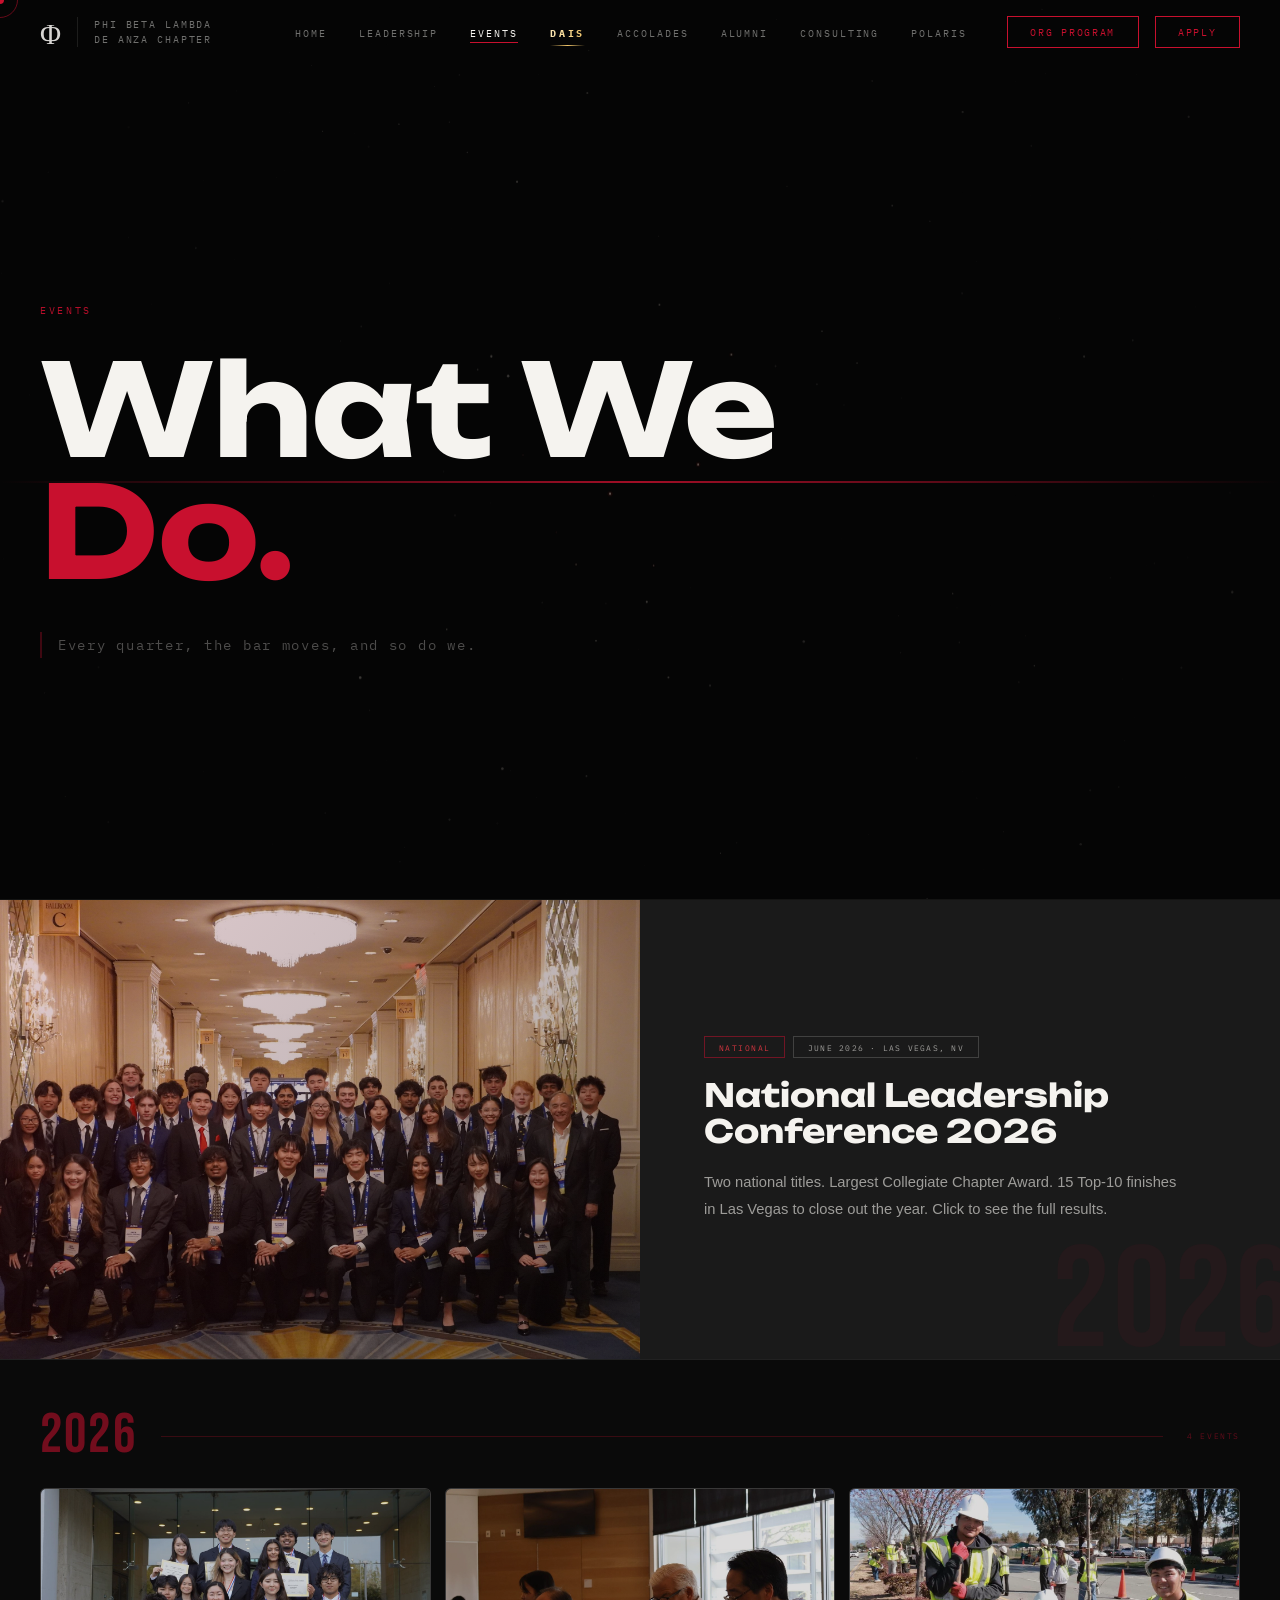
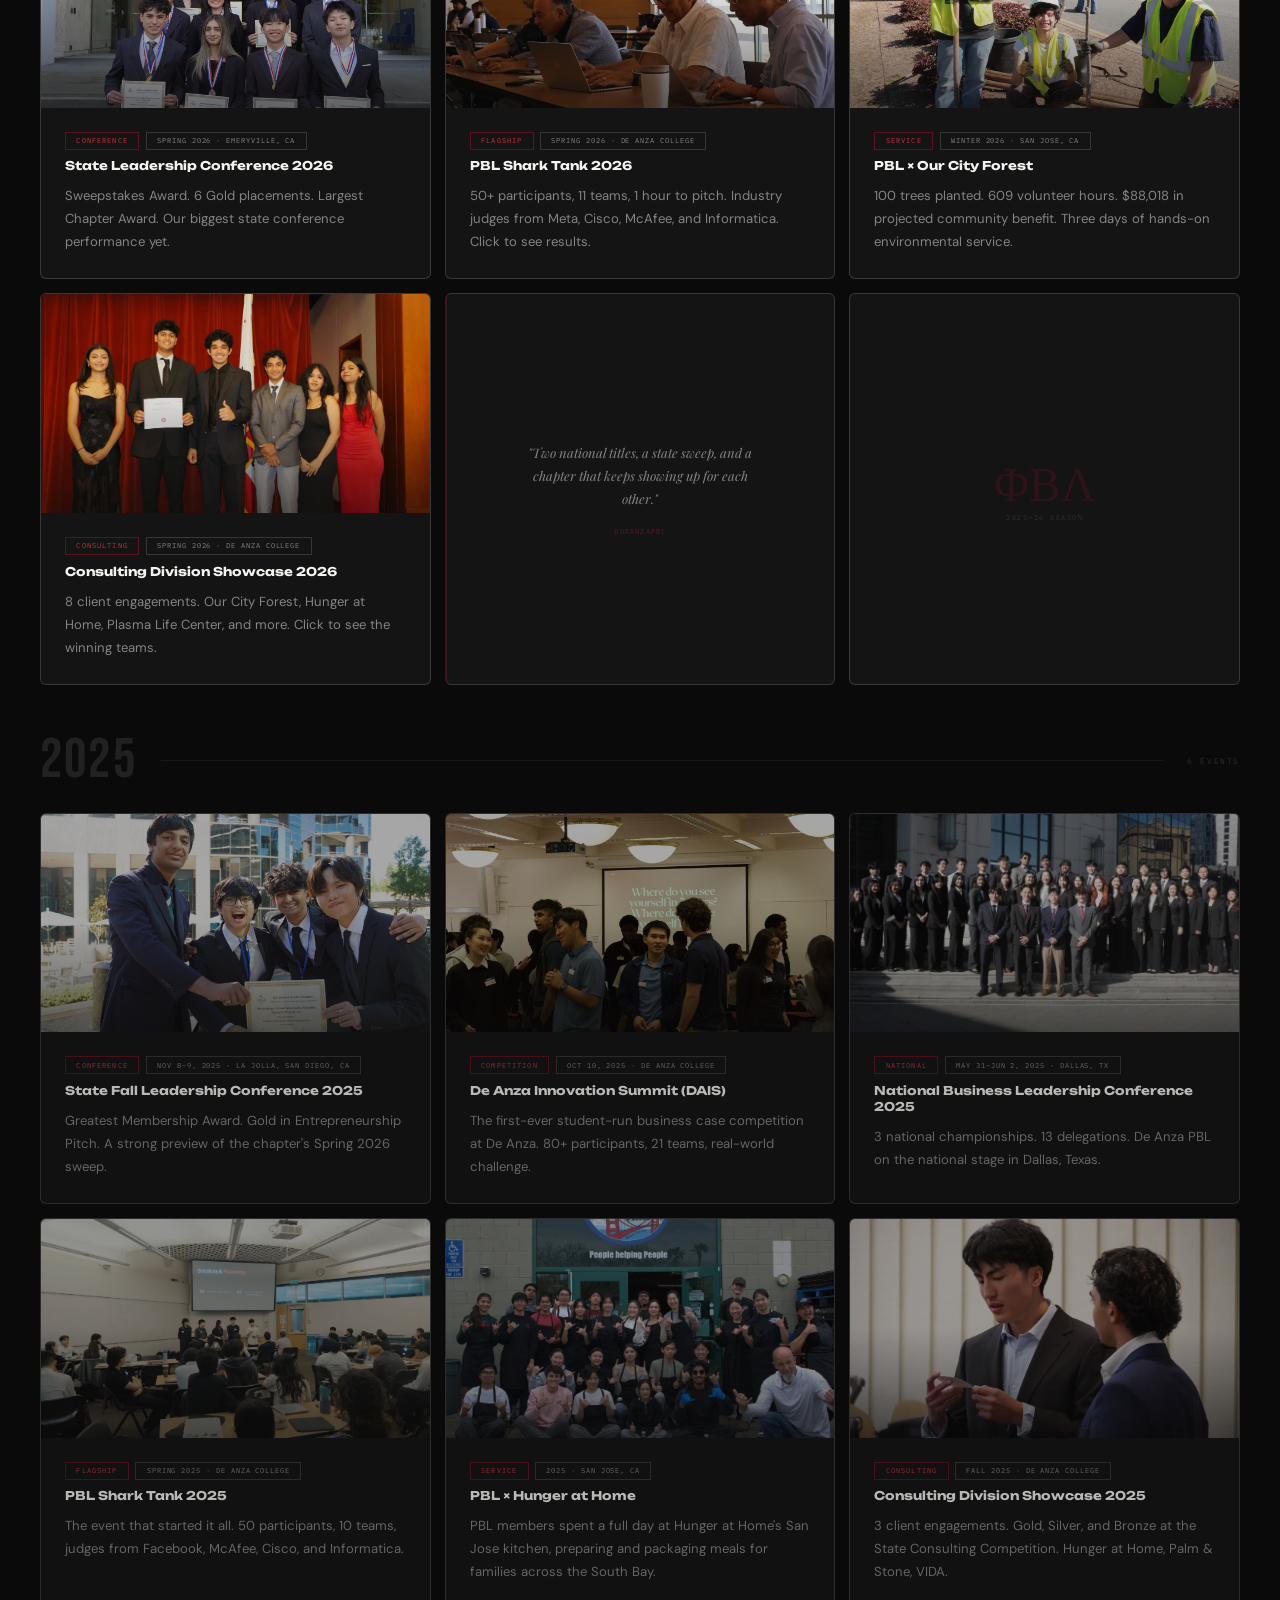
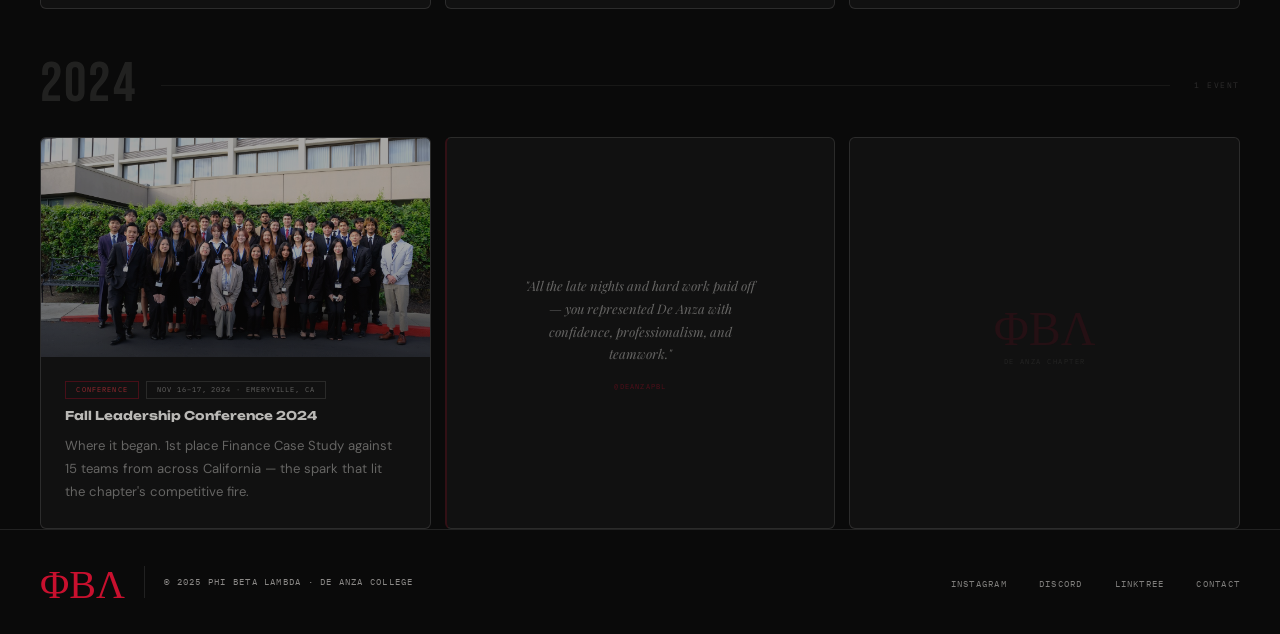
<file: events.html>
<!DOCTYPE html>
<html lang="en">
<head>
<meta charset="UTF-8">
<meta name="viewport" content="width=device-width,initial-scale=1.0">
<title>Events — Phi Beta Lambda De Anza</title>
<link rel="preconnect" href="https://fonts.googleapis.com">
<link rel="preconnect" href="https://fonts.gstatic.com" crossorigin>
<link href="https://fonts.googleapis.com/css2?family=Bebas+Neue&family=Unbounded:wght@400;700&family=DM+Sans:wght@300;400;500&family=IBM+Plex+Mono:wght@400;500&family=Playfair+Display:ital,wght@0,400;1,400&display=swap" rel="stylesheet">
<link rel="stylesheet" href="styles.css">
<style id="parallax-hero-css">
.page-hero{min-height:100vh;display:flex;flex-direction:column;justify-content:center;padding:9rem 2.5rem 5rem;position:relative;overflow:hidden;border-bottom:1px solid rgba(245,243,239,0.06);background:#050505;cursor:none}
.plx-canvas{position:absolute;inset:0;width:100%;height:100%;pointer-events:none;z-index:0}
.plx-vignette{position:absolute;inset:0;background:radial-gradient(ellipse 75% 75% at 50% 50%,transparent 30%,#050505 100%);pointer-events:none;z-index:1}
.plx-crt{position:absolute;inset:0;background:repeating-linear-gradient(0deg,transparent,transparent 2px,rgba(0,0,0,.03) 2px,rgba(0,0,0,.03) 4px);pointer-events:none;z-index:2}
.plx-text{position:relative;z-index:3;will-change:transform;transition:transform .07s ease-out}
.page-hero .hero-tag,.page-hero .page-sub,.page-hero .page-hero-wm,.page-hero .page-hero-year{position:relative;z-index:3}
@keyframes fadeIn{from{opacity:0}to{opacity:1}}
@keyframes slideUp{from{opacity:0;transform:translateY(60px)}to{opacity:1;transform:translateY(0)}}
@keyframes slideUpGlitch{0%{opacity:0;transform:translateY(50px)}60%{opacity:1;transform:translateY(0)}62%{transform:translateX(-3px)}64%{transform:translateX(3px)}66%{transform:translateX(-2px)}68%,100%{transform:translateX(0);opacity:1}}
@keyframes heroBlink{0%,100%{opacity:1}50%{opacity:.2}}
@media(max-width:768px){.page-hero{padding:7rem 1.5rem 4rem;min-height:90vh}}
.page-hero .hero-tag::after,.page-hero .hero-tag::before{display:none!important;content:none!important;background:none!important;}
.page-hero .hero-tag{border:none!important;}
</style>
<style>
.ev-feat{display:grid;grid-template-columns:1fr 1fr;min-height:460px;border-bottom:1px solid var(--border);position:relative;overflow:hidden}
.ev-feat-img{position:relative;overflow:hidden;background:#1a1010}
.ev-feat-img img{width:100%;height:100%;object-fit:cover;opacity:.9;transition:opacity .4s}
.ev-feat-img:hover img{opacity:1}
.ev-feat-img::after{content:'';position:absolute;inset:0;background:linear-gradient(135deg,rgba(200,16,46,.12) 0%,rgba(10,10,10,.3) 100%)}
.ev-feat-body{padding:4rem;display:flex;flex-direction:column;justify-content:center;gap:1.25rem;background:var(--gray);position:relative;overflow:hidden}
.ev-feat-wm{position:absolute;bottom:-1rem;right:-1rem;font-family:'Bebas Neue',sans-serif;font-size:9rem;color:rgba(200,16,46,.06);line-height:1;letter-spacing:.02em;user-select:none;pointer-events:none}
.ev-feat-badges{display:flex;align-items:center;gap:.5rem;flex-wrap:wrap;position:relative;z-index:1}
.ev-feat-type{font-family:'IBM Plex Mono',monospace;font-size:.52rem;letter-spacing:.18em;text-transform:uppercase;padding:.3rem .85rem;border:1px solid rgba(200,16,46,.5);color:rgba(220,55,65,.95)}
.ev-feat-datestr{font-family:'IBM Plex Mono',monospace;font-size:.52rem;letter-spacing:.15em;text-transform:uppercase;padding:.3rem .85rem;border:1px solid rgba(245,243,239,.18);color:rgba(245,243,239,.6)}
.ev-feat-title{font-family:'Unbounded',sans-serif;font-weight:700;font-size:clamp(1.4rem,2.5vw,2.4rem);line-height:1.1;color:var(--white);position:relative;z-index:1}
.ev-feat-desc{font-size:.92rem;color:rgba(245,243,239,.6);line-height:1.85;max-width:480px;position:relative;z-index:1}
.ev-year-header{display:flex;align-items:center;gap:1.5rem;padding:3rem 2.5rem 1.5rem}
.ev-year-num{font-family:'Bebas Neue',sans-serif;font-size:3.5rem;letter-spacing:.04em;line-height:1}
.ev-year-num.current{color:rgba(200,16,46,.55)}
.ev-year-num.past{color:rgba(245,243,239,.1)}
.ev-year-line{flex:1;height:1px}
.ev-year-line.current{background:rgba(200,16,46,.25)}
.ev-year-line.past{background:rgba(245,243,239,.06)}
.ev-year-count{font-family:'IBM Plex Mono',monospace;font-size:.5rem;letter-spacing:.2em;text-transform:uppercase}
.ev-year-count.current{color:rgba(200,16,46,.45)}
.ev-year-count.past{color:rgba(245,243,239,.15)}
.ev-grid{display:grid;grid-template-columns:repeat(3,1fr);gap:1px;background:var(--border)}
.ev-grid.past-grid{opacity:.75}
.ev-gi{background:var(--black);display:flex;flex-direction:column;cursor:default;transition:background .2s;overflow:hidden}
.ev-gi:hover{background:var(--gray)}
.ev-gi-img{aspect-ratio:16/9;position:relative;overflow:hidden;background:#1a1010;flex-shrink:0}
.ev-gi-img img{width:100%;height:100%;object-fit:cover;opacity:.85;transition:all .4s}
.ev-gi:hover .ev-gi-img img{opacity:1;transform:scale(1.04)}
.ev-gi-img::after{content:'';position:absolute;inset:0;background:linear-gradient(180deg,transparent 50%,rgba(10,10,10,.5) 100%)}
.ev-gi-body{padding:1.5rem;flex:1;display:flex;flex-direction:column;gap:.55rem}
.ev-gi-badges{display:flex;align-items:center;gap:.4rem;flex-wrap:wrap}
.ev-gi-type{font-family:'IBM Plex Mono',monospace;font-size:.45rem;letter-spacing:.16em;text-transform:uppercase;padding:.22rem .65rem;border:1px solid rgba(200,16,46,.4);color:rgba(220,55,65,.9)}
.ev-gi-date{font-family:'IBM Plex Mono',monospace;font-size:.45rem;letter-spacing:.13em;text-transform:uppercase;padding:.22rem .65rem;border:1px solid rgba(245,243,239,.15);color:rgba(245,243,239,.5)}
.ev-gi-title{font-family:'Unbounded',sans-serif;font-weight:700;font-size:.75rem;line-height:1.35;color:var(--white)}
.ev-gi-desc{font-family:'DM Sans',sans-serif;font-size:.82rem;color:rgba(245,243,239,.5);line-height:1.75;margin-top:2px}
@media(max-width:900px){.ev-feat{grid-template-columns:1fr}.ev-grid{grid-template-columns:1fr 1fr}.ev-year-header{padding:2rem 1.5rem 1rem}}
@media(max-width:600px){.ev-grid{grid-template-columns:1fr}.ev-feat-body{padding:2rem}.ev-year-num{font-size:2.5rem}}
.ev-gi{cursor:pointer}
.ev-grid{gap:14px;background:transparent!important;padding:0 2.5rem}
.ev-gi{background:#141414!important;border:1px solid rgba(245,243,239,.16);border-radius:6px}
.ev-gi:hover{background:#1c1c1c!important;border-color:rgba(245,243,239,.4)}
@media(max-width:600px){.ev-grid{padding:0 1.2rem}}
.ev-modal-overlay{position:fixed;top:0;left:0;width:100%;height:100%;background:rgba(5,5,5,.8);z-index:1000;display:none;align-items:center;justify-content:center;padding:2rem}
.ev-modal-overlay.open{display:flex}
.ev-modal{background:#0e0e0e;border:1px solid rgba(255,255,255,0.1);width:min(680px,78vw);max-height:72vh;overflow-y:auto;position:relative;animation:modalIn .35s cubic-bezier(.16,1,.3,1) both;box-shadow:0 0 0 1px rgba(255,255,255,0.05),0 0 40px rgba(255,255,255,0.08),0 0 100px rgba(255,255,255,0.04),0 0 200px rgba(255,255,255,0.02),0 30px 80px rgba(0,0,0,0.9)}
@keyframes modalIn{from{opacity:0;transform:scale(0.85)}to{opacity:1;transform:scale(1)}}
.ev-modal-hero{position:relative;height:260px;overflow:hidden;background:#1a1010;flex-shrink:0}
.ev-modal-hero img{width:100%;height:100%;object-fit:cover;opacity:1}
.ev-modal-hero::after{content:'';position:absolute;inset:0;background:linear-gradient(180deg,transparent 65%,#0e0e0e 100%)}
.ev-modal-close{position:absolute;top:1rem;right:1rem;z-index:10;width:36px;height:36px;background:rgba(10,10,10,.7);border:1px solid rgba(245,243,239,.15);border-radius:50%;color:rgba(245,243,239,.8);font-size:1.1rem;cursor:pointer;display:flex;align-items:center;justify-content:center;transition:all .2s}
.ev-modal-close:hover{background:#c8102e;border-color:#c8102e;color:#fff}
.ev-modal-body{padding:2.5rem;display:flex;flex-direction:column;align-items:center;text-align:center}
.ev-modal-badges{display:flex;gap:.5rem;flex-wrap:wrap;margin-bottom:1.25rem;justify-content:center}
.ev-modal-type{font-family:'IBM Plex Mono',monospace;font-size:.5rem;letter-spacing:.18em;text-transform:uppercase;padding:.3rem .85rem;border:1px solid rgba(200,16,46,.5);color:rgba(220,55,65,.95)}
.ev-modal-datestr{font-family:'IBM Plex Mono',monospace;font-size:.5rem;letter-spacing:.15em;text-transform:uppercase;padding:.3rem .85rem;border:1px solid rgba(245,243,239,.18);color:rgba(245,243,239,.55)}
.ev-modal-title{font-family:'Unbounded',sans-serif;font-weight:700;font-size:clamp(1.3rem,3vw,2rem);line-height:1.1;color:#f5f3ef;margin-bottom:1.25rem;text-align:center;width:100%}
.ev-modal-about-h{font-family:'IBM Plex Mono',monospace;font-size:.5rem;letter-spacing:.2em;text-transform:uppercase;color:rgba(200,16,46,.7);margin-bottom:.65rem;width:100%;text-align:center}
.ev-modal-about{font-size:.95rem;color:rgba(245,243,239,.65);line-height:1.85;margin-bottom:2rem;text-align:center;width:100%}
.ev-modal-stats{display:grid;grid-template-columns:repeat(3,1fr);gap:3px;margin-bottom:2rem;width:100%}
.ev-modal-stat{background:#161616;padding:.85rem 1.1rem;text-align:center}
.ev-modal-stat-n{font-family:'Bebas Neue',sans-serif;font-size:1.6rem;color:#f5f3ef;line-height:1}
.ev-modal-stat-l{font-family:'IBM Plex Mono',monospace;font-size:.42rem;letter-spacing:.14em;text-transform:uppercase;color:rgba(245,243,239,.3);margin-top:.2rem}
.ev-modal-section-h{font-family:'IBM Plex Mono',monospace;font-size:.5rem;letter-spacing:.2em;text-transform:uppercase;color:rgba(245,243,239,.3);margin-bottom:.75rem;width:100%;text-align:center}
.ev-modal-results{display:flex;flex-direction:column;gap:2px;margin-bottom:2rem;width:100%}
.ev-modal-result-row{display:flex;justify-content:space-between;align-items:baseline;padding:.65rem .85rem;background:#161616}
.ev-modal-result-place{font-size:.92rem;font-weight:500;color:#f5f3ef}
.ev-modal-result-names{font-family:'IBM Plex Mono',monospace;font-size:.55rem;letter-spacing:.06em;color:rgba(245,243,239,.55)}
@media(max-width:600px){.ev-modal-stats{grid-template-columns:repeat(2,1fr)}.ev-modal-body{padding:1.5rem}.ev-modal-result-row{flex-direction:column;gap:.3rem}}
</style>
</head>
<body>
<div class="cur" id="cur"></div>
<div class="cur-ring" id="ring"></div>
<div class="mob-overlay" id="mob">
  <button class="mob-close" onclick="closeMob()">Close ×</button>
  <ul class="mob-links">
    <li><a href="index.html">Home</a></li><li><a href="leadership.html">Leadership</a></li><li><a href="events.html">Events</a></li><li><a href="dais.html">DAIS</a></li><li><a href="accolades.html">Accolades</a></li><li><a href="alumni.html">Alumni</a></li><li><a href="consulting.html">Consulting</a></li><li><a href="https://org.deanzapbl.com" target="_blank" rel="noopener">Org Program</a></li><li><a href="polaris.html">Polaris</a></li><li><a href="contact.html">Contact</a></li>
  </ul>
  <div class="mob-meta">De Anza College · Cupertino, CA</div>
</div>
<nav id="nav">
  <div class="nav-left">
    <a href="index.html" style="background:none;border:none;cursor:pointer;padding:0;display:flex;align-items:center;text-decoration:none"><span style="font-family:'Playfair Display',serif;font-size:1.8rem;color:rgba(245,243,239,0.88);line-height:1;user-select:none">Φ</span></a>
    <div class="nav-wordmark" style="border-left:1px solid var(--border);padding-left:1rem">Phi Beta Lambda<br>De Anza Chapter</div>
  </div>
  <div class="nav-right" style="display:flex;align-items:center;gap:2.5rem">
    <ul class="nav-links">
      <li><a id="nl-home" href="index.html">Home</a></li><li><a id="nl-leadership" href="leadership.html">Leadership</a></li><li><a id="nl-events" href="events.html">Events</a></li><li><a id="nl-dais" href="dais.html">DAIS</a></li><li><a id="nl-accolades" href="accolades.html">Accolades</a></li><li><a id="nl-alumni" href="alumni.html">Alumni</a></li><li><a id="nl-consulting" href="consulting.html">Consulting</a></li><li><a id="nl-org" href="https://org.deanzapbl.com" target="_blank" rel="noopener">Org Program</a></li><li><a id="nl-polaris" href="polaris.html">Polaris</a></li>
    </ul>
    <a href="https://forms.gle/2zixWcFPcGG6sCBF7" target="_blank" class="nav-apply" style="flex-shrink:0">Apply</a>
    <button class="hamburger" onclick="openMob()"><span></span><span></span><span></span></button>
  </div>
</nav>
<div class="page active">
<section class="page-hero">
  <canvas class="plx-canvas" id="plxCanvas"></canvas>
  <div class="plx-vignette"></div>
  <div class="plx-crt"></div>
  <div class="plx-text">
    <div class="hero-tag">Events</div>
    <h1 class="page-title"><span>What We</span><span>Do.</span></h1>
    <p class="page-sub">Every quarter, the bar moves, and so do we.</p>
  </div>
</section>

<div class="ev-feat" onclick="openModal('nationals2026')" style="cursor:pointer">
  <div class="ev-feat-img"><img src="images/events-nationals-2026.jpg" alt="National Leadership Conference 2026"></div>
  <div class="ev-feat-body">
    <div class="ev-feat-wm">2026</div>
    <div class="ev-feat-badges"><span class="ev-feat-type">National</span><span class="ev-feat-datestr">June 2026 · Las Vegas, NV</span></div>
    <div class="ev-feat-title">National Leadership Conference 2026</div>
    <div class="ev-feat-desc">Two national titles. Largest Collegiate Chapter Award. 15 Top-10 finishes in Las Vegas to close out the year. Click to see the full results.</div>
  </div>
</div>

<div class="ev-year-header">
  <div class="ev-year-num current">2026</div>
  <div class="ev-year-line current"></div>
  <div class="ev-year-count current">4 Events</div>
</div>
<div class="ev-grid">
  <div class="ev-gi" onclick="openModal('slc2026')" style="cursor:pointer"><div class="ev-gi-img"><img src="images/events-slc-2026.jpg" alt="State Leadership Conference 2026"></div><div class="ev-gi-body"><div class="ev-gi-badges"><span class="ev-gi-type">Conference</span><span class="ev-gi-date">Spring 2026 · Emeryville, CA</span></div><div class="ev-gi-title">State Leadership Conference 2026</div><div class="ev-gi-desc">Sweepstakes Award. 6 Gold placements. Largest Chapter Award. Our biggest state conference performance yet.</div></div></div>
  <div class="ev-gi" onclick="openModal('sharktank2026')" style="cursor:pointer"><div class="ev-gi-img"><img src="images/events-shark-tank.jpg" alt="PBL Shark Tank 2026"></div><div class="ev-gi-body"><div class="ev-gi-badges"><span class="ev-gi-type">Flagship</span><span class="ev-gi-date">Spring 2026 · De Anza College</span></div><div class="ev-gi-title">PBL Shark Tank 2026</div><div class="ev-gi-desc">50+ participants, 11 teams, 1 hour to pitch. Industry judges from Meta, Cisco, McAfee, and Informatica. Click to see results.</div></div></div>
  <div class="ev-gi" onclick="openModal('ocf2026')" style="cursor:pointer"><div class="ev-gi-img"><img src="images/events-our-city-forest.jpg" alt="PBL × Our City Forest"></div><div class="ev-gi-body"><div class="ev-gi-badges"><span class="ev-gi-type">Service</span><span class="ev-gi-date">Winter 2026 · San Jose, CA</span></div><div class="ev-gi-title">PBL × Our City Forest</div><div class="ev-gi-desc">100 trees planted. 609 volunteer hours. $88,018 in projected community benefit. Three days of hands-on environmental service.</div></div></div>
  <div class="ev-gi" onclick="openModal('consulting2026')" style="cursor:pointer">
    <div class="ev-gi-img"><img src="images/events-consulting-2026.jpg" alt="Consulting Division Showcase 2026"></div>
    <div class="ev-gi-body"><div class="ev-gi-badges"><span class="ev-gi-type">Consulting</span><span class="ev-gi-date">Spring 2026 · De Anza College</span></div><div class="ev-gi-title">Consulting Division Showcase 2026</div><div class="ev-gi-desc">8 client engagements. Our City Forest, Hunger at Home, Plasma Life Center, and more. Click to see the winning teams.</div></div>
  </div>
  <div class="ev-gi" style="background:#111;cursor:default;display:flex;flex-direction:column;align-items:center;justify-content:center;padding:2rem;border-left:2px solid rgba(200,16,46,.25)">
    <div style="font-family:'Playfair Display',serif;font-style:italic;font-size:.82rem;color:rgba(245,243,239,.5);line-height:1.75;text-align:center;max-width:240px">"Two national titles, a state sweep, and a chapter that keeps showing up for each other."</div>
    <div style="font-family:'IBM Plex Mono',monospace;font-size:.42rem;letter-spacing:.18em;text-transform:uppercase;color:rgba(200,16,46,.5);margin-top:1rem">@deanzapbl</div>
  </div>
  <div class="ev-gi" style="background:#0d0d0d;cursor:default;display:flex;flex-direction:column;align-items:center;justify-content:center;gap:.5rem">
    <div style="font-family:'Playfair Display',serif;font-size:3rem;color:rgba(200,16,46,.15);line-height:1">ΦΒΛ</div>
    <div style="font-family:'IBM Plex Mono',monospace;font-size:.42rem;letter-spacing:.22em;text-transform:uppercase;color:rgba(245,243,239,.12)">2025–26 Season</div>
  </div>
</div>

<div class="ev-year-header">
  <div class="ev-year-num past">2025</div>
  <div class="ev-year-line past"></div>
  <div class="ev-year-count past">6 Events</div>
</div>
<div class="ev-grid past-grid">
  <div class="ev-gi" onclick="openModal('statefall2025')" style="cursor:pointer"><div class="ev-gi-img"><img src="images/events-state-fall-lc.jpg" alt="State Fall Leadership Conference 2025"></div><div class="ev-gi-body"><div class="ev-gi-badges"><span class="ev-gi-type">Conference</span><span class="ev-gi-date">Nov 8–9, 2025 · La Jolla, San Diego, CA</span></div><div class="ev-gi-title">State Fall Leadership Conference 2025</div><div class="ev-gi-desc">Greatest Membership Award. Gold in Entrepreneurship Pitch. A strong preview of the chapter's Spring 2026 sweep.</div></div></div>
  <div class="ev-gi" onclick="openModal('dais2025')" style="cursor:pointer"><div class="ev-gi-img"><img src="images/events-dais.jpg" alt="De Anza Innovation Summit"></div><div class="ev-gi-body"><div class="ev-gi-badges"><span class="ev-gi-type">Competition</span><span class="ev-gi-date">Oct 10, 2025 · De Anza College</span></div><div class="ev-gi-title">De Anza Innovation Summit (DAIS)</div><div class="ev-gi-desc">The first-ever student-run business case competition at De Anza. 80+ participants, 21 teams, real-world challenge.</div></div></div>
  <div class="ev-gi" onclick="openModal('nationals2025')" style="cursor:pointer"><div class="ev-gi-img"><img src="images/events-national-blc.jpg" alt="National Business Leadership Conference 2025"></div><div class="ev-gi-body"><div class="ev-gi-badges"><span class="ev-gi-type">National</span><span class="ev-gi-date">May 31–Jun 2, 2025 · Dallas, TX</span></div><div class="ev-gi-title">National Business Leadership Conference 2025</div><div class="ev-gi-desc">3 national championships. 13 delegations. De Anza PBL on the national stage in Dallas, Texas.</div></div></div>
  <div class="ev-gi" onclick="openModal('sharktank2025')" style="cursor:pointer"><div class="ev-gi-img"><img src="images/events-shark-tank-2025.jpg" alt="PBL Shark Tank 2025"></div><div class="ev-gi-body"><div class="ev-gi-badges"><span class="ev-gi-type">Flagship</span><span class="ev-gi-date">Spring 2025 · De Anza College</span></div><div class="ev-gi-title">PBL Shark Tank 2025</div><div class="ev-gi-desc">The event that started it all. 50 participants, 10 teams, judges from Facebook, McAfee, Cisco, and Informatica.</div></div></div>
  <div class="ev-gi" onclick="openModal('hungerathome')" style="cursor:pointer"><div class="ev-gi-img"><img src="images/events-hunger-at-home.jpg" alt="PBL × Hunger at Home"></div><div class="ev-gi-body"><div class="ev-gi-badges"><span class="ev-gi-type">Service</span><span class="ev-gi-date">2025 · San Jose, CA</span></div><div class="ev-gi-title">PBL × Hunger at Home</div><div class="ev-gi-desc">PBL members spent a full day at Hunger at Home's San Jose kitchen, preparing and packaging meals for families across the South Bay.</div></div></div>
  <div class="ev-gi" onclick="openModal('consulting2025')" style="cursor:pointer">
    <div class="ev-gi-img"><img src="images/events-consulting-2025.jpg" alt="Consulting Division Showcase 2025"></div>
    <div class="ev-gi-body"><div class="ev-gi-badges"><span class="ev-gi-type">Consulting</span><span class="ev-gi-date">Fall 2025 · De Anza College</span></div><div class="ev-gi-title">Consulting Division Showcase 2025</div><div class="ev-gi-desc">3 client engagements. Gold, Silver, and Bronze at the State Consulting Competition. Hunger at Home, Palm & Stone, VIDA.</div></div>
  </div>
</div>

<div class="ev-year-header">
  <div class="ev-year-num past">2024</div>
  <div class="ev-year-line past"></div>
  <div class="ev-year-count past">1 Event</div>
</div>
<div class="ev-grid past-grid">
  <div class="ev-gi" onclick="openModal('falllc2024')" style="cursor:pointer"><div class="ev-gi-img"><img src="images/events-fall-lc-2024.jpg" alt="Fall Leadership Conference 2024"></div><div class="ev-gi-body"><div class="ev-gi-badges"><span class="ev-gi-type">Conference</span><span class="ev-gi-date">Nov 16–17, 2024 · Emeryville, CA</span></div><div class="ev-gi-title">Fall Leadership Conference 2024</div><div class="ev-gi-desc">Where it began. 1st place Finance Case Study against 15 teams from across California — the spark that lit the chapter's competitive fire.</div></div></div>
  <div class="ev-gi" style="background:#111;cursor:default;display:flex;flex-direction:column;align-items:center;justify-content:center;padding:2rem;border-left:2px solid rgba(200,16,46,.25)">
    <div style="font-family:'Playfair Display',serif;font-style:italic;font-size:.82rem;color:rgba(245,243,239,.5);line-height:1.75;text-align:center;max-width:240px">"All the late nights and hard work paid off — you represented De Anza with confidence, professionalism, and teamwork."</div>
    <div style="font-family:'IBM Plex Mono',monospace;font-size:.42rem;letter-spacing:.18em;text-transform:uppercase;color:rgba(200,16,46,.5);margin-top:1rem">@deanzapbl</div>
  </div>
  <div class="ev-gi" style="background:#0d0d0d;cursor:default;display:flex;flex-direction:column;align-items:center;justify-content:center;gap:.5rem">
    <div style="font-family:'Playfair Display',serif;font-size:3rem;color:rgba(200,16,46,.15);line-height:1">ΦΒΛ</div>
    <div style="font-family:'IBM Plex Mono',monospace;font-size:.42rem;letter-spacing:.22em;text-transform:uppercase;color:rgba(245,243,239,.12)">De Anza Chapter</div>
  </div>
</div>

<!-- MODALS -->
<div class="ev-modal-overlay" id="modal-nationals2026" onclick="if(event.target===this)closeModal()"><div class="ev-modal"><button class="ev-modal-close" onclick="closeModal()">✕</button><div class="ev-modal-hero"><img src="images/events-nationals-2026.jpg" alt="National Leadership Conference 2026"></div><div class="ev-modal-body"><div class="ev-modal-badges"><span class="ev-modal-type">National</span><span class="ev-modal-datestr">June 2026 · Las Vegas, NV</span></div><div class="ev-modal-title">National Leadership Conference 2026</div><div class="ev-modal-about-h">About</div><div class="ev-modal-about">De Anza PBL capped off the year at the 2026 FBLA National Leadership Conference in Las Vegas, bringing home two national titles and the Largest Collegiate Chapter Award. After qualifying at State, members placed across 15 events on the national stage against chapters from across the country.</div><div class="ev-modal-stats"><div class="ev-modal-stat"><div class="ev-modal-stat-n">2</div><div class="ev-modal-stat-l">National titles</div></div><div class="ev-modal-stat"><div class="ev-modal-stat-n">15</div><div class="ev-modal-stat-l">Top-10 finishes</div></div><div class="ev-modal-stat"><div class="ev-modal-stat-n">🏆</div><div class="ev-modal-stat-l">Largest Collegiate Chapter</div></div></div><div class="ev-modal-section-h">Results</div><div class="ev-modal-results"><div class="ev-modal-result-row"><div class="ev-modal-result-place">🥇 Community Service Project</div><div class="ev-modal-result-names">Arin Kumar · Derick Nguyen · Wenyu Qian</div></div><div class="ev-modal-result-row"><div class="ev-modal-result-place">🥇 Finance Case</div><div class="ev-modal-result-names">Elena Burgos · Evan Hoeffner</div></div><div class="ev-modal-result-row"><div class="ev-modal-result-place">🥈 Entrepreneurship Pitch</div><div class="ev-modal-result-names">William Devanney · Shakil Musthafa · Timothy Nguyen · Bryant Vo</div></div><div class="ev-modal-result-row"><div class="ev-modal-result-place">🥈 Accounting Case</div><div class="ev-modal-result-names">Nikunj More · Shakil Musthafa</div></div><div class="ev-modal-result-row"><div class="ev-modal-result-place">🥉 Hospitality Case</div><div class="ev-modal-result-names">Anna Huynh · Jayden Phan · Francisco Rodriguez · Haley Truong</div></div><div class="ev-modal-result-row"><div class="ev-modal-result-place">🥉 Public Speaking</div><div class="ev-modal-result-names">Derick Nguyen</div></div><div class="ev-modal-result-row"><div class="ev-modal-result-place">4th — Marketing & Sales Case</div><div class="ev-modal-result-names">Addy Hu · Olivia Ma · Anusha Shringi · Edward Wong</div></div><div class="ev-modal-result-row"><div class="ev-modal-result-place">4th — Accounting Objective Test</div><div class="ev-modal-result-names">Phillip Chang</div></div><div class="ev-modal-result-row"><div class="ev-modal-result-place">7th — State of Chapter</div><div class="ev-modal-result-names">Carine Chan · Nisa Pradhan · Arya Somu</div></div><div class="ev-modal-result-row"><div class="ev-modal-result-place">7th — Accounting Objective Test</div><div class="ev-modal-result-names">Thin Thida Soe</div></div><div class="ev-modal-result-row"><div class="ev-modal-result-place">7th — Emerging Business Issues</div><div class="ev-modal-result-names">Anirudh Ahluwalia · Parker Elsey · Angelo Maniraho</div></div><div class="ev-modal-result-row"><div class="ev-modal-result-place">7th — Accounting Case</div><div class="ev-modal-result-names">Phillip Chang · Thin Thida Soe</div></div><div class="ev-modal-result-row"><div class="ev-modal-result-place">8th — Impromptu Speaking</div><div class="ev-modal-result-names">Nikunj More</div></div><div class="ev-modal-result-row"><div class="ev-modal-result-place">8th — Hospitality Case</div><div class="ev-modal-result-names">Ella Yang</div></div><div class="ev-modal-result-row"><div class="ev-modal-result-place">10th — Impromptu Speaking</div><div class="ev-modal-result-names">Anusha Shringi</div></div></div></div></div></div>
<div class="ev-modal-overlay" id="modal-consulting2026" onclick="if(event.target===this)closeModal()"><div class="ev-modal"><button class="ev-modal-close" onclick="closeModal()">✕</button><div class="ev-modal-hero"><img src="images/events-consulting-2026.jpg" alt="Consulting Division Showcase 2026"></div><div class="ev-modal-body"><div class="ev-modal-badges"><span class="ev-modal-type">Consulting</span><span class="ev-modal-datestr">Spring 2026 · De Anza College</span></div><div class="ev-modal-title">Consulting Division Showcase 2026</div><div class="ev-modal-about-h">About</div><div class="ev-modal-about">This Spring Quarter, our Consulting IMs partnered with 8 organizations to tackle real business challenges. After months of research, strategic analysis, and collaborative problem-solving, each team presented data-driven recommendations tailored to its client's needs.</div><div class="ev-modal-stats"><div class="ev-modal-stat"><div class="ev-modal-stat-n">8</div><div class="ev-modal-stat-l">Clients</div></div><div class="ev-modal-stat"><div class="ev-modal-stat-n">4</div><div class="ev-modal-stat-l">Team awards</div></div><div class="ev-modal-stat"><div class="ev-modal-stat-n">🌟</div><div class="ev-modal-stat-l">Audience Choice</div></div></div><div class="ev-modal-section-h">Client Results</div><div class="ev-modal-results"><div class="ev-modal-result-row"><div class="ev-modal-result-place">🥇 1st Place · World Food Movement</div><div class="ev-modal-result-names">Arnav Junday · Koshin Gokhale · Ashwika Agarwal · Ruhi Teji · Teevra Singh</div></div><div class="ev-modal-result-row"><div class="ev-modal-result-place">🥈 2nd Place · Our City Forest</div><div class="ev-modal-result-names">Dylan Tran · Hnin Waddi Lwin · Jerry Nguyen · Thierry Dao · Zhen-Cheng Lin</div></div><div class="ev-modal-result-row"><div class="ev-modal-result-place">🥉 3rd Place · Fat Phillys</div><div class="ev-modal-result-names">Eric Zhao · Haley Chu · Harika Talluri · Mihir Thakar · Nabiha Shahid · Satoru Yasukawa</div></div><div class="ev-modal-result-row"><div class="ev-modal-result-place">🌟 Audience Choice · Plasma Life Center</div><div class="ev-modal-result-names">Anna Shvedova · Kaleab Bahta · Maryam Abdurahimova · Natalia Jimenez · Razia Getachew · Ronia Getachew</div></div><div class="ev-modal-result-row"><div class="ev-modal-result-place">Martha's Kitchen</div><div class="ev-modal-result-names">Client engagement</div></div><div class="ev-modal-result-row"><div class="ev-modal-result-place">Smart Finance</div><div class="ev-modal-result-names">Client engagement</div></div><div class="ev-modal-result-row"><div class="ev-modal-result-place">Ditto</div><div class="ev-modal-result-names">Client engagement</div></div><div class="ev-modal-result-row"><div class="ev-modal-result-place">Hunger at Home</div><div class="ev-modal-result-names">Client engagement</div></div><div class="ev-modal-result-row"><div class="ev-modal-result-place">Bridge</div><div class="ev-modal-result-names">Client engagement</div></div></div></div></div></div>
<div class="ev-modal-overlay" id="modal-consulting2025" onclick="if(event.target===this)closeModal()"><div class="ev-modal"><button class="ev-modal-close" onclick="closeModal()">✕</button><div class="ev-modal-hero"><img src="images/events-consulting-2025.jpg" alt="Consulting Division Showcase 2025"></div><div class="ev-modal-body"><div class="ev-modal-badges"><span class="ev-modal-type">Consulting</span><span class="ev-modal-datestr">Fall 2025 · De Anza College</span></div><div class="ev-modal-title">Consulting Division Showcase 2025</div><div class="ev-modal-about-h">About</div><div class="ev-modal-about">The Consulting Division's inaugural showcase featured 3 client engagements. Teams presented at the California State Leadership Conference, sweeping Gold, Silver, and Bronze in the Consulting competition.</div><div class="ev-modal-stats"><div class="ev-modal-stat"><div class="ev-modal-stat-n">3</div><div class="ev-modal-stat-l">Clients</div></div><div class="ev-modal-stat"><div class="ev-modal-stat-n">🥇</div><div class="ev-modal-stat-l">State Gold</div></div><div class="ev-modal-stat"><div class="ev-modal-stat-n">🥈</div><div class="ev-modal-stat-l">State Silver</div></div><div class="ev-modal-stat"><div class="ev-modal-stat-n">🥉</div><div class="ev-modal-stat-l">State Bronze</div></div></div><div class="ev-modal-section-h">Client Results</div><div class="ev-modal-results"><div class="ev-modal-result-row"><div class="ev-modal-result-place">🥇 1st Place</div><div class="ev-modal-result-names">Hunger at Home</div></div><div class="ev-modal-result-row"><div class="ev-modal-result-place">🥈 2nd Place</div><div class="ev-modal-result-names">Palm & Stone</div></div><div class="ev-modal-result-row"><div class="ev-modal-result-place">🥉 3rd Place</div><div class="ev-modal-result-names">VIDA</div></div></div></div></div></div>
<div class="ev-modal-overlay" id="modal-slc2026" onclick="if(event.target===this)closeModal()"><div class="ev-modal"><button class="ev-modal-close" onclick="closeModal()">✕</button><div class="ev-modal-hero"><img src="images/events-slc-2026.jpg" alt="State Leadership Conference 2026"></div><div class="ev-modal-body"><div class="ev-modal-badges"><span class="ev-modal-type">Conference</span><span class="ev-modal-datestr">Spring 2026 · Emeryville, CA</span></div><div class="ev-modal-title">State Leadership Conference 2026</div><div class="ev-modal-about-h">About</div><div class="ev-modal-about">De Anza PBL swept the 2026 California State Leadership Conference in Emeryville — our strongest state performance to date. We claimed the Sweepstakes Award, the Largest State Chapter Award, the Largest Membership Award, and the State of Chapter Award, while our members placed in 16+ individual events.</div><div class="ev-modal-stats"><div class="ev-modal-stat"><div class="ev-modal-stat-n">6</div><div class="ev-modal-stat-l">Gold medals</div></div><div class="ev-modal-stat"><div class="ev-modal-stat-n">8</div><div class="ev-modal-stat-l">Silver medals</div></div><div class="ev-modal-stat"><div class="ev-modal-stat-n">🏆</div><div class="ev-modal-stat-l">Sweepstakes</div></div></div><div class="ev-modal-section-h">Results</div><div class="ev-modal-results"><div class="ev-modal-result-row"><div class="ev-modal-result-place">🥇 Entrepreneurship Pitch</div><div class="ev-modal-result-names">William Devanney · Shakil Musthafa · Timothy Nguyen · Bryant Vo</div></div><div class="ev-modal-result-row"><div class="ev-modal-result-place">🥇 Hospitality Management</div><div class="ev-modal-result-names">Anna Huynh · Jayden Phan · Francisco Rodriguez · Haley Truong</div></div><div class="ev-modal-result-row"><div class="ev-modal-result-place">🥇 Impromptu Speaking</div><div class="ev-modal-result-names">Nikunj More</div></div><div class="ev-modal-result-row"><div class="ev-modal-result-place">🥇 Public Speaking</div><div class="ev-modal-result-names">Derick Nguyen</div></div><div class="ev-modal-result-row"><div class="ev-modal-result-place">🥈 Accounting Case</div><div class="ev-modal-result-names">Nikunj More · Shakil Musthafa</div></div><div class="ev-modal-result-row"><div class="ev-modal-result-place">🥈 Business Ethics</div><div class="ev-modal-result-names">Iker Amox Jimenez · George Huang · Jordan Nguyen</div></div><div class="ev-modal-result-row"><div class="ev-modal-result-place">🥈 Finance</div><div class="ev-modal-result-names">Elena Burgos · Evan Hoeffner · Jocelyn Ramirez</div></div></div></div></div></div>
<div class="ev-modal-overlay" id="modal-sharktank2026" onclick="if(event.target===this)closeModal()"><div class="ev-modal"><button class="ev-modal-close" onclick="closeModal()">✕</button><div class="ev-modal-hero"><img src="images/events-shark-tank.jpg" alt="PBL Shark Tank 2026"></div><div class="ev-modal-body"><div class="ev-modal-badges"><span class="ev-modal-type">Flagship</span><span class="ev-modal-datestr">Spring 2026 · De Anza College</span></div><div class="ev-modal-title">PBL Shark Tank 2026</div><div class="ev-modal-about-h">About</div><div class="ev-modal-about">De Anza PBL's annual Shark Tank competition puts entrepreneurial ideas to the test. Teams had just one hour to build a full business pitch before a live panel of industry judges from Meta, Cisco, McAfee, and Informatica. With 50+ participants across 11 teams, it's the club's most high-energy event of the year.</div><div class="ev-modal-stats"><div class="ev-modal-stat"><div class="ev-modal-stat-n">50+</div><div class="ev-modal-stat-l">Participants</div></div><div class="ev-modal-stat"><div class="ev-modal-stat-n">11</div><div class="ev-modal-stat-l">Teams</div></div><div class="ev-modal-stat"><div class="ev-modal-stat-n">1hr</div><div class="ev-modal-stat-l">Pitch window</div></div></div><div class="ev-modal-section-h">Results</div><div class="ev-modal-results"><div class="ev-modal-result-row"><div class="ev-modal-result-place">🥇 1st Place — Team #1</div><div class="ev-modal-result-names">Harika Talluri · Ella Yang · Tran Dang · Moles Kali · Elena Burgos</div></div><div class="ev-modal-result-row"><div class="ev-modal-result-place">🥈 2nd Place — Team #7</div><div class="ev-modal-result-names">Arnav Junday · Teevra Singh · Ridhi Thapar · Ashwika Agarwal · Ruhi Teji</div></div><div class="ev-modal-result-row"><div class="ev-modal-result-place">🥉 3rd Place — Team #3</div><div class="ev-modal-result-names">Francisco Rodriguez · Jayden Phan · Parker Elsey · Evan Hoeffner · Mihir Thakar</div></div><div class="ev-modal-result-row"><div class="ev-modal-result-place">Most Innovative</div><div class="ev-modal-result-names">Rodriguez · Phan · Elsey · Hoeffner · Thakar</div></div><div class="ev-modal-result-row"><div class="ev-modal-result-place">Most Environmental</div><div class="ev-modal-result-names">Morris · Chen · Shao · Manney · Chang</div></div></div></div></div></div>
<div class="ev-modal-overlay" id="modal-ocf2026" onclick="if(event.target===this)closeModal()"><div class="ev-modal"><button class="ev-modal-close" onclick="closeModal()">✕</button><div class="ev-modal-hero"><img src="images/events-our-city-forest.jpg" alt="PBL × Our City Forest"></div><div class="ev-modal-body"><div class="ev-modal-badges"><span class="ev-modal-type">Service</span><span class="ev-modal-datestr">Winter 2026 · San Jose, CA</span></div><div class="ev-modal-title">PBL × Our City Forest</div><div class="ev-modal-about-h">About</div><div class="ev-modal-about">Over three consecutive service days in Winter 2026, PBL members partnered with Our City Forest to green the Bay Area. The team planted 100 trees, engaged 203 volunteers, and logged 609 volunteer hours — raising $1,000 for urban canopy expansion. The project is projected to deliver $88,018 in long-term community environmental benefit.</div><div class="ev-modal-stats"><div class="ev-modal-stat"><div class="ev-modal-stat-n">100</div><div class="ev-modal-stat-l">Trees planted</div></div><div class="ev-modal-stat"><div class="ev-modal-stat-n">609</div><div class="ev-modal-stat-l">Volunteer hours</div></div><div class="ev-modal-stat"><div class="ev-modal-stat-n">$88K</div><div class="ev-modal-stat-l">Community value</div></div></div></div></div></div>
<div class="ev-modal-overlay" id="modal-hungerathome" onclick="if(event.target===this)closeModal()"><div class="ev-modal"><button class="ev-modal-close" onclick="closeModal()">✕</button><div class="ev-modal-hero"><img src="images/events-hunger-at-home.jpg" alt="PBL × Hunger at Home"></div><div class="ev-modal-body"><div class="ev-modal-badges"><span class="ev-modal-type">Service</span><span class="ev-modal-datestr">2025 · San Jose, CA</span></div><div class="ev-modal-title">PBL × Hunger at Home</div><div class="ev-modal-about-h">About</div><div class="ev-modal-about">PBL members volunteered at Hunger at Home's San Jose kitchen facility, preparing and packaging meals for families in need across the South Bay. Hunger at Home operates one of the region's largest food rescue programs, redistributing surplus food from hotels, stadiums, and convention centers.</div><div class="ev-modal-stats"><div class="ev-modal-stat"><div class="ev-modal-stat-n">200+</div><div class="ev-modal-stat-l">Meals packed</div></div><div class="ev-modal-stat"><div class="ev-modal-stat-n">25+</div><div class="ev-modal-stat-l">Members</div></div><div class="ev-modal-stat"><div class="ev-modal-stat-n">1 day</div><div class="ev-modal-stat-l">Of service</div></div></div></div></div></div>
<div class="ev-modal-overlay" id="modal-statefall2025" onclick="if(event.target===this)closeModal()"><div class="ev-modal"><button class="ev-modal-close" onclick="closeModal()">✕</button><div class="ev-modal-hero"><img src="images/events-state-fall-lc.jpg" alt="State Fall Leadership Conference 2025"></div><div class="ev-modal-body"><div class="ev-modal-badges"><span class="ev-modal-type">Conference</span><span class="ev-modal-datestr">Nov 8–9, 2025 · La Jolla, San Diego, CA</span></div><div class="ev-modal-title">State Fall Leadership Conference 2025</div><div class="ev-modal-about-h">About</div><div class="ev-modal-about">De Anza PBL sent one of its largest delegations ever to the 2025 State Fall Leadership Conference in La Jolla, earning the Greatest Membership Award and Conference Attendance Award. The team brought home medals across three events — a preview of what was coming at Spring State.</div><div class="ev-modal-stats"><div class="ev-modal-stat"><div class="ev-modal-stat-n">🏅</div><div class="ev-modal-stat-l">Greatest Membership</div></div><div class="ev-modal-stat"><div class="ev-modal-stat-n">3</div><div class="ev-modal-stat-l">Medal events</div></div><div class="ev-modal-stat"><div class="ev-modal-stat-n">8+</div><div class="ev-modal-stat-l">Placements</div></div></div><div class="ev-modal-section-h">Results</div><div class="ev-modal-results"><div class="ev-modal-result-row"><div class="ev-modal-result-place">🥇 Entrepreneurship Pitch</div><div class="ev-modal-result-names">Om Bathija · Shakil Musthafa · Timothy Nguyen · Bryant Vo</div></div><div class="ev-modal-result-row"><div class="ev-modal-result-place">🥈 Public Speaking</div><div class="ev-modal-result-names">Derick Nguyen</div></div><div class="ev-modal-result-row"><div class="ev-modal-result-place">🥉 Hospitality Management</div><div class="ev-modal-result-names">Jacob Chen · Vincent Shao · Joshua Morris · Ella Yang</div></div><div class="ev-modal-result-row"><div class="ev-modal-result-place">4th — Finance</div><div class="ev-modal-result-names">Carine Chan · George Huang · Christina Tran · Anna Huynh</div></div></div></div></div></div>
<div class="ev-modal-overlay" id="modal-sharktank2025" onclick="if(event.target===this)closeModal()"><div class="ev-modal"><button class="ev-modal-close" onclick="closeModal()">✕</button><div class="ev-modal-hero"><img src="images/events-shark-tank-2025.jpg" alt="PBL Shark Tank 2025"></div><div class="ev-modal-body"><div class="ev-modal-badges"><span class="ev-modal-type">Flagship</span><span class="ev-modal-datestr">Spring 2025 · De Anza College</span></div><div class="ev-modal-title">PBL Shark Tank 2025</div><div class="ev-modal-about-h">About</div><div class="ev-modal-about">The 2025 edition of PBL's Shark Tank drew 50 participants across 10 teams, each given just one hour to build and present a full business pitch. Industry judges from Facebook, McAfee, Cisco, and Informatica evaluated teams on market viability, financial modeling, and presentation confidence.</div><div class="ev-modal-stats"><div class="ev-modal-stat"><div class="ev-modal-stat-n">50</div><div class="ev-modal-stat-l">Participants</div></div><div class="ev-modal-stat"><div class="ev-modal-stat-n">10</div><div class="ev-modal-stat-l">Teams</div></div><div class="ev-modal-stat"><div class="ev-modal-stat-n">4</div><div class="ev-modal-stat-l">Industry judges</div></div></div></div></div></div>
<div class="ev-modal-overlay" id="modal-dais2025" onclick="if(event.target===this)closeModal()"><div class="ev-modal"><button class="ev-modal-close" onclick="closeModal()">✕</button><div class="ev-modal-hero"><img src="images/events-dais.jpg" alt="De Anza Innovation Summit (DAIS)"></div><div class="ev-modal-body"><div class="ev-modal-badges"><span class="ev-modal-type">Competition</span><span class="ev-modal-datestr">Oct 10, 2025 · De Anza College</span></div><div class="ev-modal-title">De Anza Innovation Summit (DAIS)</div><div class="ev-modal-about-h">About</div><div class="ev-modal-about">The inaugural De Anza Innovation Summit was a landmark event — the first student-run business case competition hosted at De Anza College. 80+ participants across 21 teams were given five hours to analyze a real-world business challenge and present solutions to a panel of industry executives and Professor Jeffrey West.</div><div class="ev-modal-stats"><div class="ev-modal-stat"><div class="ev-modal-stat-n">80+</div><div class="ev-modal-stat-l">Participants</div></div><div class="ev-modal-stat"><div class="ev-modal-stat-n">21</div><div class="ev-modal-stat-l">Teams</div></div><div class="ev-modal-stat"><div class="ev-modal-stat-n">5hr</div><div class="ev-modal-stat-l">Challenge window</div></div></div><div class="ev-modal-section-h">Results</div><div class="ev-modal-results"><div class="ev-modal-result-row"><div class="ev-modal-result-place">🥇 1st Place</div><div class="ev-modal-result-names">Allyson Huynh · Gloria Gao · Rameesha Farrukh · Nabiha Shahid</div></div><div class="ev-modal-result-row"><div class="ev-modal-result-place">🥈 2nd Place</div><div class="ev-modal-result-names">Anusha Shringi · Ruirui Wu · Aarush Muralinathan · Timothy Le</div></div><div class="ev-modal-result-row"><div class="ev-modal-result-place">🥉 3rd Place</div><div class="ev-modal-result-names">Cyrus Nakar · Kyle Krawez · Su Waisy · VJ Lukka</div></div></div><a href="dais.html" class="btn btn-red" style="margin-top:1.5rem">See DAIS 2026 →</a></div></div></div>
<div class="ev-modal-overlay" id="modal-nationals2025" onclick="if(event.target===this)closeModal()"><div class="ev-modal"><button class="ev-modal-close" onclick="closeModal()">✕</button><div class="ev-modal-hero"><img src="images/events-national-blc.jpg" alt="National Business Leadership Conference"></div><div class="ev-modal-body"><div class="ev-modal-badges"><span class="ev-modal-type">National</span><span class="ev-modal-datestr">May 31–Jun 2, 2025 · Dallas, TX</span></div><div class="ev-modal-title">National Business Leadership Conference</div><div class="ev-modal-about-h">About</div><div class="ev-modal-about">De Anza PBL made its mark on the national stage at the 2025 FBLA National Business Leadership Conference in Dallas, Texas. 13 teams and individuals competed across multiple business disciplines against chapters from across the country. The chapter brought home 3 national championship titles.</div><div class="ev-modal-stats"><div class="ev-modal-stat"><div class="ev-modal-stat-n">13</div><div class="ev-modal-stat-l">Teams sent</div></div><div class="ev-modal-stat"><div class="ev-modal-stat-n">3</div><div class="ev-modal-stat-l">National 1st places</div></div><div class="ev-modal-stat"><div class="ev-modal-stat-n">🇺🇸</div><div class="ev-modal-stat-l">Dallas, TX</div></div></div><div class="ev-modal-section-h">Results</div><div class="ev-modal-results"><div class="ev-modal-result-row"><div class="ev-modal-result-place">🥇 1st — Accounting</div><div class="ev-modal-result-names">Alan Dang · Katelyn Nguyen · Yihan Pan · Rachel Tran</div></div><div class="ev-modal-result-row"><div class="ev-modal-result-place">🥇 1st — Business Ethics</div><div class="ev-modal-result-names">Javin Ku</div></div><div class="ev-modal-result-row"><div class="ev-modal-result-place">🥇 1st — Hospitality Management</div><div class="ev-modal-result-names">Allissa Iida · Taranjit Kaur · Jasmine Perlas · Christina Tran</div></div><div class="ev-modal-result-row"><div class="ev-modal-result-place">🥈 2nd — Community Service</div><div class="ev-modal-result-names">Carine Chan · George Huang · Suyash Jevaria</div></div><div class="ev-modal-result-row"><div class="ev-modal-result-place">🥉 3rd — Marketing</div><div class="ev-modal-result-names">Thu Tran · Nhi Tran · Tram Lieng</div></div></div></div></div></div>
<div class="ev-modal-overlay" id="modal-falllc2024" onclick="if(event.target===this)closeModal()"><div class="ev-modal"><button class="ev-modal-close" onclick="closeModal()">✕</button><div class="ev-modal-hero"><img src="images/events-fall-lc-2024.jpg" alt="Fall Leadership Conference 2024"></div><div class="ev-modal-body"><div class="ev-modal-badges"><span class="ev-modal-type">Conference</span><span class="ev-modal-datestr">Nov 16–17, 2024 · Emeryville, CA</span></div><div class="ev-modal-title">Fall Leadership Conference 2024</div><div class="ev-modal-about-h">About</div><div class="ev-modal-about">The 2024 Fall Business Leadership Conference in Emeryville marked an early breakthrough for the chapter. De Anza PBL's finance case study team took 1st place against 15 competing teams from across California — signaling the competitive trajectory the club would carry into 2025 and beyond.</div><div class="ev-modal-stats"><div class="ev-modal-stat"><div class="ev-modal-stat-n">🥇</div><div class="ev-modal-stat-l">1st — Finance Case</div></div><div class="ev-modal-stat"><div class="ev-modal-stat-n">15+</div><div class="ev-modal-stat-l">Competing teams</div></div><div class="ev-modal-stat"><div class="ev-modal-stat-n">CA</div><div class="ev-modal-stat-l">Statewide</div></div></div><div class="ev-modal-section-h">Results</div><div class="ev-modal-results"><div class="ev-modal-result-row"><div class="ev-modal-result-place">🥇 Finance Case Study</div><div class="ev-modal-result-names">Allison Trinh · Alan Dang · Van Loc Nguyen · Zain Darwish</div></div><div class="ev-modal-result-row"><div class="ev-modal-result-place">🥈 Impromptu Speaking</div><div class="ev-modal-result-names">Javin Ku</div></div><div class="ev-modal-result-row"><div class="ev-modal-result-place">🥉 Marketing Case Study</div><div class="ev-modal-result-names">Addy Hu · Chris Wu · Neal Singh · Rushil Vaswani</div></div></div></div></div></div>

<script>
function openModal(id){var el=document.getElementById('modal-'+id);if(!el)return;var st=window.pageYOffset||document.documentElement.scrollTop;el.style.position='absolute';el.style.top=st+'px';el.style.left='0';el.style.width='100%';el.style.height=window.innerHeight+'px';el.classList.add('open');document.body.style.overflow='hidden';}
function closeModal(){document.querySelectorAll('.ev-modal-overlay.open').forEach(function(el){el.classList.remove('open');el.style.position='';el.style.top='';el.style.left='';el.style.width='';el.style.height='';});document.body.style.overflow='';}
document.addEventListener('keydown',function(e){if(e.key==='Escape')closeModal();});
</script>

</div>
<footer style="display:flex;align-items:center;justify-content:space-between;padding:2rem 2.5rem;border-top:1px solid var(--border);flex-wrap:wrap;gap:1rem">
  <div style="display:flex;align-items:center;gap:1.2rem">
    <span class="foot-logo">ΦΒΛ</span>
    <div style="width:1px;height:2rem;background:var(--border)"></div>
    <span class="foot-copy">© 2025 Phi Beta Lambda · De Anza College</span>
  </div>
  <ul class="foot-links">
    <li><a href="https://instagram.com/deanzapbl" target="_blank">Instagram</a></li><li><a href="https://discord.gg/w7zap3SfUm" target="_blank">Discord</a></li><li><a href="https://linktr.ee/deanzapbl" target="_blank">Linktree</a></li><li><a href="contact.html">Contact</a></li>
  </ul>
</footer>
<script src="main.js"></script>
<script>(function(){var hero=document.querySelector(".page-hero");if(!hero)return;var canvas=document.getElementById("plxCanvas");var txt=hero.querySelector(".plx-text");var ctx=canvas.getContext("2d");var mx,my,smx,smy;var stars=[];var t=0;function buildStars(){stars=[];var W=canvas.width,H=canvas.height;for(var k=0;k<280;k++){stars.push({x:Math.random()*W,y:Math.random()*H,r:Math.random()*1.2+0.2,ph:Math.random()*6.28,spd:Math.random()*1.5+0.5,a:Math.random()*0.3+0.05});}}function resize(){canvas.width=hero.offsetWidth;canvas.height=hero.offsetHeight;if(smx==null){smx=canvas.width/2;smy=canvas.height/2;mx=smx;my=smy;}buildStars();}resize();window.addEventListener("resize",resize);var inside=false;hero.addEventListener("mousemove",function(e){var r=hero.getBoundingClientRect();mx=e.clientX-r.left;my=e.clientY-r.top;inside=true;if(txt){var hw=r.width/2,hh=r.height/2,rx=(mx-hw)/hw,ry=(my-hh)/hh;txt.style.transform="translate("+(rx*-7)+"px,"+(ry*-7)+"px)";}});hero.addEventListener("mouseleave",function(){inside=false;if(txt)txt.style.transform="";});var curA=0;function draw(){t+=0.014;var W=canvas.width,H=canvas.height;if(!W||!H){requestAnimationFrame(draw);return;}smx=smx+(mx-smx)*0.1;smy=smy+(my-smy)*0.1;curA+=((inside?1:0)-curA)*0.065;ctx.clearRect(0,0,W,H);var dx,dy,d,inf,a,r,tw;stars.forEach(function(p){tw=Math.sin(t*p.spd+p.ph)*0.4+0.6;dx=p.x-smx;dy=p.y-smy;d=Math.sqrt(dx*dx+dy*dy);inf=Math.max(0,1-d/170)*0.6;a=p.a*tw+inf;r=p.r*tw+inf*1.5;ctx.beginPath();ctx.arc(p.x,p.y,r,0,6.28);ctx.fillStyle="rgba(220,210,200,"+Math.min(a,0.75).toFixed(2)+")";ctx.fill();if(inf>0.1){ctx.beginPath();ctx.arc(p.x,p.y,r*2.5,0,6.28);ctx.fillStyle="rgba(192,57,43,"+(inf*0.2).toFixed(2)+")";ctx.fill();}});if(curA>0.01){ctx.beginPath();ctx.arc(smx,smy,14,0,6.28);ctx.strokeStyle="rgba(192,57,43,"+(curA*0.4).toFixed(2)+")";ctx.lineWidth=0.7;ctx.stroke();ctx.beginPath();ctx.arc(smx,smy,28,0,6.28);ctx.strokeStyle="rgba(192,57,43,"+(curA*0.18).toFixed(2)+")";ctx.lineWidth=0.7;ctx.stroke();ctx.beginPath();ctx.arc(smx,smy,2,0,6.28);ctx.fillStyle="rgba(192,57,43,"+(curA*0.85).toFixed(2)+")";ctx.fill();}requestAnimationFrame(draw);}requestAnimationFrame(draw);})();</script>
</body>
</html>
</file>
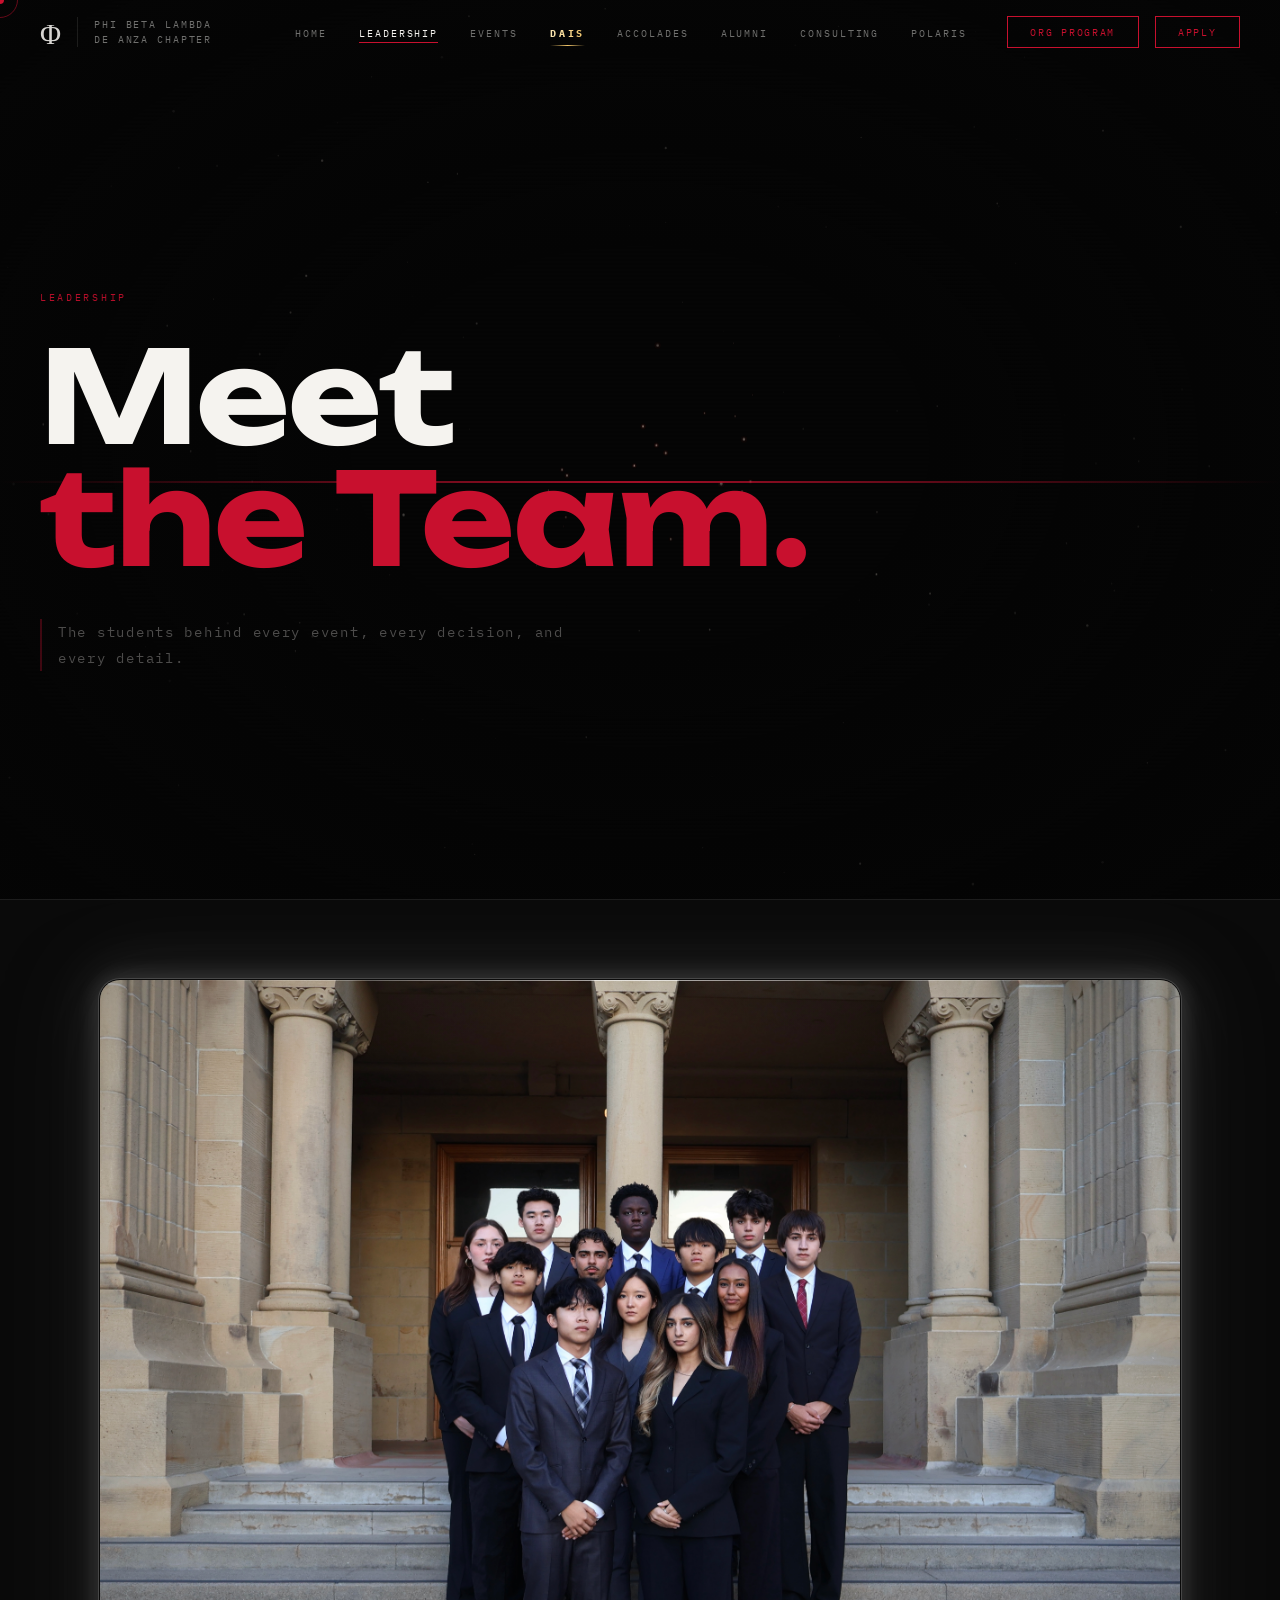
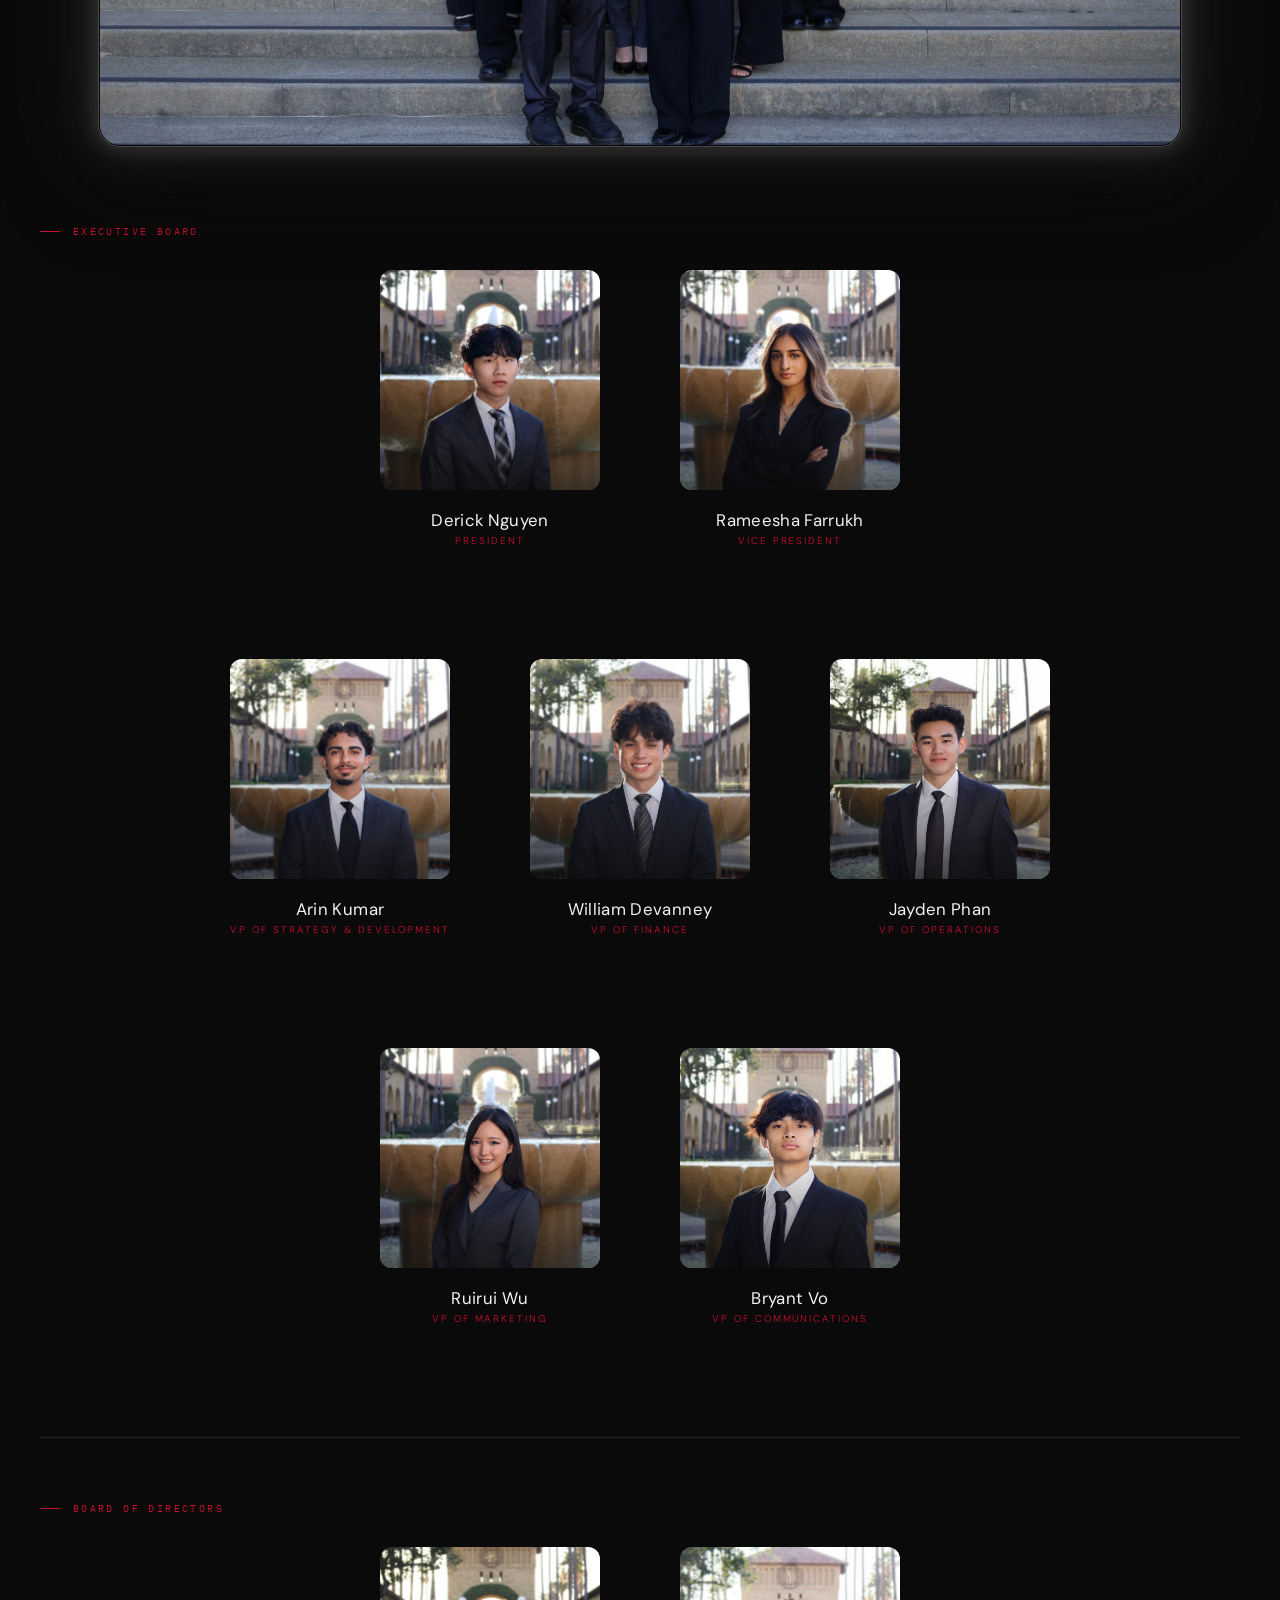
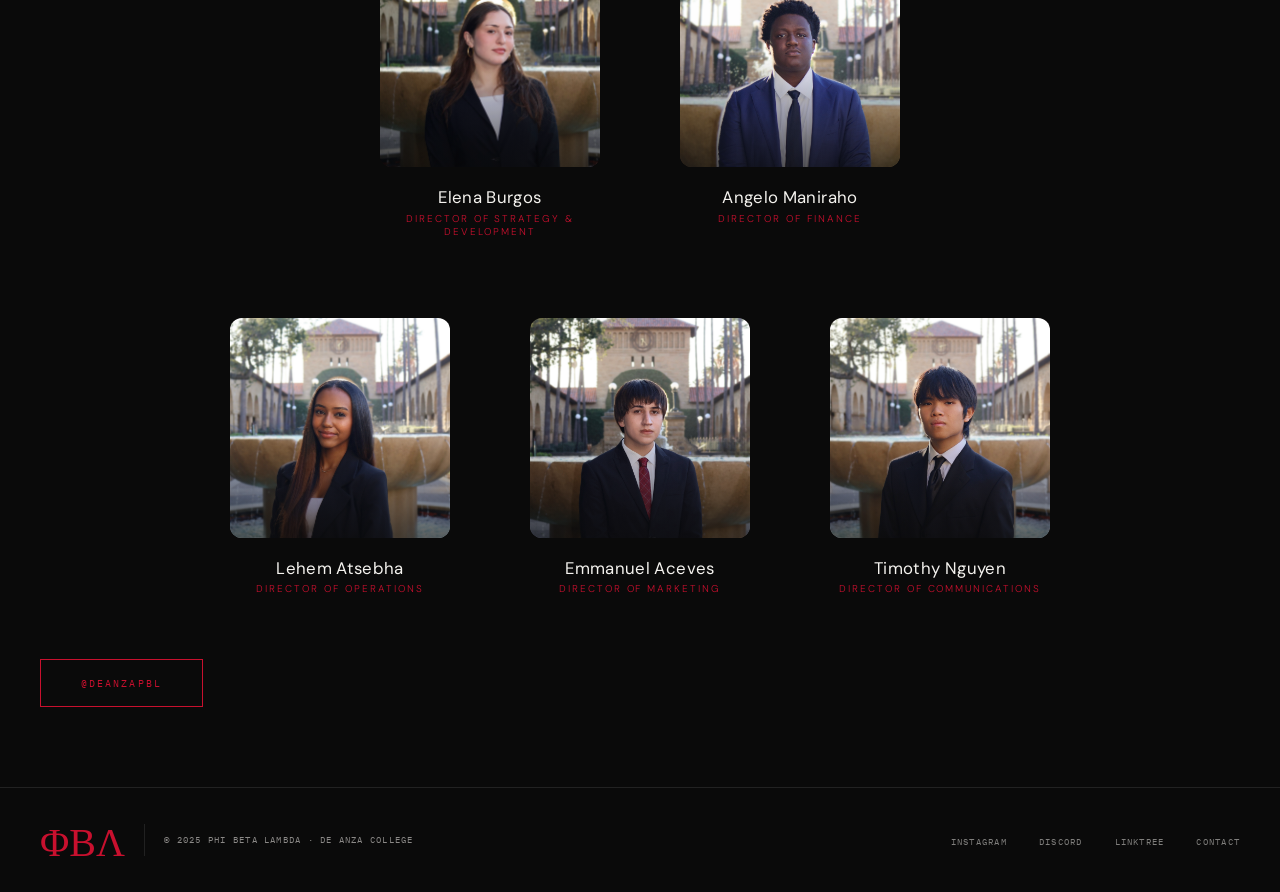
<file: leadership.html>
<!DOCTYPE html>
<html lang="en">
<head>
<meta charset="UTF-8">
<meta name="viewport" content="width=device-width,initial-scale=1.0">
<title>Leadership — Phi Beta Lambda De Anza</title>
<link rel="preconnect" href="https://fonts.googleapis.com">
<link rel="preconnect" href="https://fonts.gstatic.com" crossorigin>
<link href="https://fonts.googleapis.com/css2?family=Bebas+Neue&family=Unbounded:wght@400;700&family=DM+Sans:wght@300;400;500&family=IBM+Plex+Mono:wght@400;500&family=Playfair+Display:ital,wght@0,400;1,400&display=swap" rel="stylesheet">
<link rel="stylesheet" href="styles.css">
<style id="parallax-hero-css">
.page-hero{min-height:100vh;display:flex;flex-direction:column;justify-content:center;padding:9rem 2.5rem 5rem;position:relative;overflow:hidden;border-bottom:1px solid var(--border);background:#050505;cursor:none}
.plx-canvas{position:absolute;inset:0;width:100%;height:100%;pointer-events:none;z-index:0}
.plx-vignette{position:absolute;inset:0;background:radial-gradient(ellipse 75% 75% at 50% 50%,transparent 30%,#050505 100%);pointer-events:none;z-index:1}
.plx-crt{position:absolute;inset:0;background:repeating-linear-gradient(0deg,transparent,transparent 2px,rgba(0,0,0,.03) 2px,rgba(0,0,0,.03) 4px);pointer-events:none;z-index:2}

.plx-text{position:relative;z-index:3;will-change:transform;transition:transform .07s ease-out}
.page-hero .hero-tag,.page-hero .page-sub,.page-hero .page-hero-wm,.page-hero .page-hero-year{position:relative;z-index:3}
@keyframes fadeIn{from{opacity:0}to{opacity:1}}
@keyframes slideUp{from{opacity:0;transform:translateY(60px)}to{opacity:1;transform:translateY(0)}}
@keyframes slideUpGlitch{0%{opacity:0;transform:translateY(50px)}60%{opacity:1;transform:translateY(0)}62%{transform:translateX(-3px)}64%{transform:translateX(3px)}66%{transform:translateX(-2px)}68%,100%{transform:translateX(0);opacity:1}}
@keyframes heroBlink{0%,100%{opacity:1}50%{opacity:.2}}

@media(max-width:768px){.page-hero{padding:7rem 1.5rem 4rem;min-height:90vh}}
.page-hero .hero-tag::after,.page-hero .hero-tag::before{display:none!important;content:none!important;background:none!important;}
.page-hero .hero-tag{border:none!important;}
</style>
<style id="group-banner-css">
@keyframes groupFloat{0%{transform:translateY(0) translateX(0) scale(1)}25%{transform:translateY(-6px) translateX(5px) scale(1.005)}50%{transform:translateY(-3px) translateX(-4px) scale(1.003)}75%{transform:translateY(-7px) translateX(3px) scale(1.005)}100%{transform:translateY(0) translateX(0) scale(1)}}
@keyframes groupIn{from{opacity:0;transform:translateY(30px) scale(.98)}to{opacity:1;transform:translateY(0) scale(1)}}
.group-banner{position:relative;width:90%;margin:0 auto 5rem;border-radius:20px;overflow:visible;opacity:0}
.group-banner.visible{animation:groupIn .9s cubic-bezier(.16,1,.3,1) forwards,groupFloat 8s ease-in-out 1s infinite}
.group-banner-img{width:100%;display:block;border-radius:20px;height:85vh;object-fit:cover;object-position:center 18%}
.group-banner-glow{position:absolute;inset:-1px;border-radius:21px;pointer-events:none;z-index:2;box-shadow:0 0 0 1px rgba(255,255,255,.14),0 0 20px 5px rgba(255,255,255,.12),0 0 55px 12px rgba(255,255,255,.08),0 0 100px 22px rgba(255,255,255,.04),0 28px 90px 0 rgba(0,0,0,.75)}
.group-banner::before{content:'';position:absolute;top:0;left:0;right:0;height:1px;background:linear-gradient(90deg,transparent 5%,rgba(255,255,255,.4) 30%,rgba(255,255,255,.65) 50%,rgba(255,255,255,.4) 70%,transparent 95%);border-radius:20px 20px 0 0;z-index:3;pointer-events:none}
.group-banner::after{content:'';position:absolute;inset:0;border-radius:20px;background:radial-gradient(ellipse 95% 95% at 50% 50%,transparent 45%,rgba(10,10,10,.4) 100%);pointer-events:none;z-index:1}
.exec-row{display:flex;justify-content:center;gap:5rem;margin-bottom:7rem}
.exec-row .person-card{flex:0 0 220px;max-width:220px}
.exec-row-2{max-width:620px;margin-left:auto;margin-right:auto}
.exec-row-2 .person-card{flex:0 0 220px;max-width:220px}
.exec-row .person-photo{width:220px!important;height:220px!important;border-radius:12px}
</style>
</head>
<body>
<div class="cur" id="cur"></div>
<div class="cur-ring" id="ring"></div>
<div class="mob-overlay" id="mob">
  <button class="mob-close" onclick="closeMob()">Close ×</button>
  <ul class="mob-links">
    <li><a href="index.html">Home</a></li><li><a href="leadership.html">Leadership</a></li><li><a href="events.html">Events</a></li><li><a href="dais.html">DAIS</a></li><li><a href="accolades.html">Accolades</a></li><li><a href="alumni.html">Alumni</a></li><li><a href="consulting.html">Consulting</a></li><li><a href="https://org.deanzapbl.com" target="_blank" rel="noopener">Org Program</a></li><li><a href="polaris.html">Polaris</a></li><li><a href="contact.html">Contact</a></li>
  </ul>
  <div class="mob-meta">De Anza College · Cupertino, CA</div>
</div>
<nav id="nav">
  <div class="nav-left">
    <a href="index.html" style="background:none;border:none;cursor:pointer;padding:0;display:flex;align-items:center;text-decoration:none"><span style="font-family:'Playfair Display',serif;font-size:1.8rem;color:rgba(245,243,239,0.88);line-height:1;user-select:none">Φ</span></a>
    <div class="nav-wordmark" style="border-left:1px solid var(--border);padding-left:1rem">Phi Beta Lambda<br>De Anza Chapter</div>
  </div>
  <div class="nav-right" style="display:flex;align-items:center;gap:2.5rem">
    <ul class="nav-links">
      <li><a id="nl-home" href="index.html">Home</a></li><li><a id="nl-leadership" href="leadership.html">Leadership</a></li><li><a id="nl-events" href="events.html">Events</a></li><li><a id="nl-dais" href="dais.html">DAIS</a></li><li><a id="nl-accolades" href="accolades.html">Accolades</a></li><li><a id="nl-alumni" href="alumni.html">Alumni</a></li><li><a id="nl-consulting" href="consulting.html">Consulting</a></li><li><a id="nl-org" href="https://org.deanzapbl.com" target="_blank" rel="noopener">Org Program</a></li><li><a id="nl-polaris" href="polaris.html">Polaris</a></li>
    </ul>
    <a href="https://forms.gle/2zixWcFPcGG6sCBF7" target="_blank" class="nav-apply" style="flex-shrink:0">Apply</a>
    <button class="hamburger" onclick="openMob()"><span></span><span></span><span></span></button>
  </div>
</nav>
<div class="page active">
<section class="page-hero">
  <canvas class="plx-canvas" id="plxCanvas"></canvas>
  <div class="plx-vignette"></div>
  <div class="plx-crt"></div>
  
  <div class="plx-text">
    <div class="hero-tag">Leadership</div>
    <h1 class="page-title"><span>Meet</span><span>the Team.</span></h1>
    <p class="page-sub">The students behind every event, every decision, and every detail.</p>
  </div>
</section>
<div class="sw">
  <div class="group-banner" id="groupBanner">
    <img src="images/leadership-pbl-executive-board.jpg" alt="PBL Executive Board" class="group-banner-img">
    <div class="group-banner-glow"></div>
  </div>
  <div class="sec-tag">Executive Board</div>
  <div class="exec-row exec-row-2" style="margin-bottom:7rem">
    <div class="person-card"><div class="person-photo" style="background:#180b0b"><span class="exec-initials">DN</span><img src="images/leadership-derick-nguyen.jpg" alt="Derick Nguyen" onerror="this.style.display='none'" style="position:absolute;inset:0;width:100%;height:100%;object-fit:cover;z-index:2;object-position:center 25%"><div class="person-photo-grad"></div><a href="https://www.linkedin.com/in/derick-nguyen-2a8690185/" target="_blank" rel="noopener" aria-label="Derick Nguyen on LinkedIn" style="position:absolute;inset:0;z-index:5"></a></div><div class="person-name"><a href="https://www.linkedin.com/in/derick-nguyen-2a8690185/" target="_blank" rel="noopener" style="color:inherit;text-decoration:none">Derick Nguyen</a></div><div class="person-role">President</div></div>
    <div class="person-card"><div class="person-photo" style="background:#141010"><span class="exec-initials">RF</span><img src="images/leadership-rameesha-farrukh.jpg" alt="Rameesha Farrukh" onerror="this.style.display='none'" style="position:absolute;inset:0;width:100%;height:100%;object-fit:cover;z-index:2;object-position:center 25%"><div class="person-photo-grad"></div><a href="https://www.linkedin.com/in/rameesha-farrukh-903b192b0/" target="_blank" rel="noopener" aria-label="Rameesha Farrukh on LinkedIn" style="position:absolute;inset:0;z-index:5"></a></div><div class="person-name"><a href="https://www.linkedin.com/in/rameesha-farrukh-903b192b0/" target="_blank" rel="noopener" style="color:inherit;text-decoration:none">Rameesha Farrukh</a></div><div class="person-role">Vice President</div></div>
  </div>
  <div class="exec-row" style="margin-bottom:7rem">
    <div class="person-card"><div class="person-photo" style="background:#1c1111"><span class="exec-initials">AK</span><img src="images/leadership-arin-kumar.jpg?v=3" alt="Arin Kumar" onerror="this.style.display='none'" style="position:absolute;inset:0;width:100%;height:100%;object-fit:cover;z-index:2;object-position:center 25%"><div class="person-photo-grad"></div><a href="https://www.linkedin.com/in/arin-kumar1/" target="_blank" rel="noopener" aria-label="Arin Kumar on LinkedIn" style="position:absolute;inset:0;z-index:5"></a></div><div class="person-name"><a href="https://www.linkedin.com/in/arin-kumar1/" target="_blank" rel="noopener" style="color:inherit;text-decoration:none">Arin Kumar</a></div><div class="person-role">VP of Strategy &amp; Development</div></div>
    <div class="person-card"><div class="person-photo" style="background:#180b0b"><span class="exec-initials">WD</span><img src="images/leadership-william-devanney.jpg" alt="William Devanney" onerror="this.style.display='none'" style="position:absolute;inset:0;width:100%;height:100%;object-fit:cover;z-index:2;object-position:center 25%"><div class="person-photo-grad"></div><a href="https://www.linkedin.com/in/william-devanney/" target="_blank" rel="noopener" aria-label="William Devanney on LinkedIn" style="position:absolute;inset:0;z-index:5"></a></div><div class="person-name"><a href="https://www.linkedin.com/in/william-devanney/" target="_blank" rel="noopener" style="color:inherit;text-decoration:none">William Devanney</a></div><div class="person-role">VP of Finance</div></div>
    <div class="person-card"><div class="person-photo" style="background:#141010"><span class="exec-initials">JP</span><img src="images/leadership-jayden-phan.jpg" alt="Jayden Phan" onerror="this.style.display='none'" style="position:absolute;inset:0;width:100%;height:100%;object-fit:cover;z-index:2;object-position:center 25%"><div class="person-photo-grad"></div><a href="https://www.linkedin.com/in/jayden-phan-/" target="_blank" rel="noopener" aria-label="Jayden Phan on LinkedIn" style="position:absolute;inset:0;z-index:5"></a></div><div class="person-name"><a href="https://www.linkedin.com/in/jayden-phan-/" target="_blank" rel="noopener" style="color:inherit;text-decoration:none">Jayden Phan</a></div><div class="person-role">VP of Operations</div></div>
  </div>
  <div class="exec-row exec-row-2" style="margin-bottom:7rem">
    <div class="person-card"><div class="person-photo" style="background:#1c1111"><span class="exec-initials">RW</span><img src="images/leadership-ruirui-wu.jpg" alt="Ruirui Wu" onerror="this.style.display='none'" style="position:absolute;inset:0;width:100%;height:100%;object-fit:cover;z-index:2;object-position:center 25%"><div class="person-photo-grad"></div><a href="https://www.linkedin.com/in/ruirui-wu-92804638b/" target="_blank" rel="noopener" aria-label="Ruirui Wu on LinkedIn" style="position:absolute;inset:0;z-index:5"></a></div><div class="person-name"><a href="https://www.linkedin.com/in/ruirui-wu-92804638b/" target="_blank" rel="noopener" style="color:inherit;text-decoration:none">Ruirui Wu</a></div><div class="person-role">VP of Marketing</div></div>
    <div class="person-card"><div class="person-photo" style="background:#180b0b"><span class="exec-initials">BV</span><img src="images/leadership-bryant-vo.jpg" alt="Bryant Vo" onerror="this.style.display='none'" style="position:absolute;inset:0;width:100%;height:100%;object-fit:cover;z-index:2;object-position:center 25%"><div class="person-photo-grad"></div><a href="https://www.linkedin.com/in/bryant-vo-175828248/" target="_blank" rel="noopener" aria-label="Bryant Vo on LinkedIn" style="position:absolute;inset:0;z-index:5"></a></div><div class="person-name"><a href="https://www.linkedin.com/in/bryant-vo-175828248/" target="_blank" rel="noopener" style="color:inherit;text-decoration:none">Bryant Vo</a></div><div class="person-role">VP of Communications</div></div>
  </div>
  <div style="border-top:1px solid var(--border);padding-top:4rem">
    <div class="sec-tag">Board of Directors</div>
    <div class="exec-row exec-row-2" style="margin-bottom:5rem">
      <div class="person-card"><div class="person-photo" style="background:#1c1111"><span class="exec-initials">EB</span><img src="images/leadership-elena-burgos.jpg?v=3" alt="Elena Burgos" onerror="this.style.display='none'" style="position:absolute;inset:0;width:100%;height:100%;object-fit:cover;z-index:2;object-position:center 25%"><div class="person-photo-grad"></div><a href="https://www.linkedin.com/in/elena-burgos-4b2022402/" target="_blank" rel="noopener" aria-label="Elena Burgos on LinkedIn" style="position:absolute;inset:0;z-index:5"></a></div><div class="person-name"><a href="https://www.linkedin.com/in/elena-burgos-4b2022402/" target="_blank" rel="noopener" style="color:inherit;text-decoration:none">Elena Burgos</a></div><div class="person-role">Director of Strategy &amp; Development</div></div>
      <div class="person-card"><div class="person-photo" style="background:#180b0b"><span class="exec-initials">AM</span><img src="images/leadership-angelo-maniraho.jpg" alt="Angelo Maniraho" onerror="this.style.display='none'" style="position:absolute;inset:0;width:100%;height:100%;object-fit:cover;z-index:2;object-position:center 25%"><div class="person-photo-grad"></div><a href="https://www.linkedin.com/in/angelo-maniraho-70b2022ba/" target="_blank" rel="noopener" aria-label="Angelo Maniraho on LinkedIn" style="position:absolute;inset:0;z-index:5"></a></div><div class="person-name"><a href="https://www.linkedin.com/in/angelo-maniraho-70b2022ba/" target="_blank" rel="noopener" style="color:inherit;text-decoration:none">Angelo Maniraho</a></div><div class="person-role">Director of Finance</div></div>
    </div>
    <div class="exec-row" style="margin-bottom:0">
      <div class="person-card"><div class="person-photo" style="background:#141010"><span class="exec-initials">LA</span><img src="images/leadership-lehem-atsebha.jpg" alt="Lehem Atsebha" onerror="this.style.display='none'" style="position:absolute;inset:0;width:100%;height:100%;object-fit:cover;z-index:2;object-position:center 25%"><div class="person-photo-grad"></div><a href="https://www.linkedin.com/in/lehem-atsebha-305182307/" target="_blank" rel="noopener" aria-label="Lehem Atsebha on LinkedIn" style="position:absolute;inset:0;z-index:5"></a></div><div class="person-name"><a href="https://www.linkedin.com/in/lehem-atsebha-305182307/" target="_blank" rel="noopener" style="color:inherit;text-decoration:none">Lehem Atsebha</a></div><div class="person-role">Director of Operations</div></div>
      <div class="person-card"><div class="person-photo" style="background:#141010"><span class="exec-initials">EA</span><img src="images/leadership-emmanuel-aceves.jpg" alt="Emmanuel Aceves" onerror="this.style.display='none'" style="position:absolute;inset:0;width:100%;height:100%;object-fit:cover;z-index:2;object-position:center 25%"><div class="person-photo-grad"></div><a href="https://www.linkedin.com/in/emmanuelacevess/" target="_blank" rel="noopener" aria-label="Emmanuel Aceves on LinkedIn" style="position:absolute;inset:0;z-index:5"></a></div><div class="person-name"><a href="https://www.linkedin.com/in/emmanuelacevess/" target="_blank" rel="noopener" style="color:inherit;text-decoration:none">Emmanuel Aceves</a></div><div class="person-role">Director of Marketing</div></div>
      <div class="person-card"><div class="person-photo" style="background:#1c1111"><span class="exec-initials">TN</span><img src="images/leadership-timothy-nguyen.jpg" alt="Timothy Nguyen" onerror="this.style.display='none'" style="position:absolute;inset:0;width:100%;height:100%;object-fit:cover;z-index:2;object-position:center 25%"><div class="person-photo-grad"></div><a href="https://www.linkedin.com/in/timothy-nguyen-27a765338/" target="_blank" rel="noopener" aria-label="Timothy Nguyen on LinkedIn" style="position:absolute;inset:0;z-index:5"></a></div><div class="person-name"><a href="https://www.linkedin.com/in/timothy-nguyen-27a765338/" target="_blank" rel="noopener" style="color:inherit;text-decoration:none">Timothy Nguyen</a></div><div class="person-role">Director of Communications</div></div>
    </div>
  </div>
  <div style="margin-top:4rem;display:flex;gap:1rem;flex-wrap:wrap">
    <a href="https://www.instagram.com/deanzapbl/" target="_blank" class="btn btn-outline">@deanzapbl</a>
  </div>
</div></div>
<footer style="display:flex;align-items:center;justify-content:space-between;padding:2rem 2.5rem;border-top:1px solid var(--border);flex-wrap:wrap;gap:1rem">
  <div style="display:flex;align-items:center;gap:1.2rem">
    <span class="foot-logo">ΦΒΛ</span>
    <div style="width:1px;height:2rem;background:var(--border)"></div>
    <span class="foot-copy">© 2025 Phi Beta Lambda · De Anza College</span>
  </div>
  <ul class="foot-links">
    <li><a href="https://instagram.com/deanzapbl" target="_blank">Instagram</a></li><li><a href="https://discord.gg/w7zap3SfUm" target="_blank">Discord</a></li><li><a href="https://linktr.ee/deanzapbl" target="_blank">Linktree</a></li><li><a href="contact.html">Contact</a></li>
  </ul>
</footer>
<script src="main.js"></script>
<script>(function(){var hero=document.querySelector(".page-hero");if(!hero)return;var canvas=document.getElementById("plxCanvas");var txt=hero.querySelector(".plx-text");var ctx=canvas.getContext("2d");var mx,my,smx,smy;var stars=[];var t=0;function buildStars(){stars=[];var W=canvas.width,H=canvas.height;for(var k=0;k<280;k++){stars.push({x:Math.random()*W,y:Math.random()*H,r:Math.random()*1.2+0.2,ph:Math.random()*6.28,spd:Math.random()*1.5+0.5,a:Math.random()*0.3+0.05});}}function resize(){canvas.width=hero.offsetWidth;canvas.height=hero.offsetHeight;if(smx==null){smx=canvas.width/2;smy=canvas.height/2;mx=smx;my=smy;}buildStars();}resize();window.addEventListener("resize",resize);var inside=false;hero.addEventListener("mousemove",function(e){var r=hero.getBoundingClientRect();mx=e.clientX-r.left;my=e.clientY-r.top;inside=true;if(txt){var hw=r.width/2,hh=r.height/2,rx=(mx-hw)/hw,ry=(my-hh)/hh;txt.style.transform="translate("+(rx*-7)+"px,"+(ry*-7)+"px)";}});hero.addEventListener("mouseleave",function(){inside=false;if(txt)txt.style.transform="";});var curA=0;function draw(){t+=0.014;var W=canvas.width,H=canvas.height;if(!W||!H){requestAnimationFrame(draw);return;}smx=smx+(mx-smx)*0.1;smy=smy+(my-smy)*0.1;curA+=((inside?1:0)-curA)*0.065;ctx.clearRect(0,0,W,H);var dx,dy,d,inf,a,r,tw;stars.forEach(function(p){tw=Math.sin(t*p.spd+p.ph)*0.4+0.6;dx=p.x-smx;dy=p.y-smy;d=Math.sqrt(dx*dx+dy*dy);inf=Math.max(0,1-d/170)*0.6;a=p.a*tw+inf;r=p.r*tw+inf*1.5;ctx.beginPath();ctx.arc(p.x,p.y,r,0,6.28);ctx.fillStyle="rgba(220,210,200,"+Math.min(a,0.75).toFixed(2)+")";ctx.fill();if(inf>0.1){ctx.beginPath();ctx.arc(p.x,p.y,r*2.5,0,6.28);ctx.fillStyle="rgba(192,57,43,"+(inf*0.2).toFixed(2)+")";ctx.fill();}});if(curA>0.01){ctx.beginPath();ctx.arc(smx,smy,14,0,6.28);ctx.strokeStyle="rgba(192,57,43,"+(curA*0.4).toFixed(2)+")";ctx.lineWidth=0.7;ctx.stroke();ctx.beginPath();ctx.arc(smx,smy,28,0,6.28);ctx.strokeStyle="rgba(192,57,43,"+(curA*0.18).toFixed(2)+")";ctx.lineWidth=0.7;ctx.stroke();ctx.beginPath();ctx.arc(smx,smy,2,0,6.28);ctx.fillStyle="rgba(192,57,43,"+(curA*0.85).toFixed(2)+")";ctx.fill();}requestAnimationFrame(draw);}requestAnimationFrame(draw);})();</script>
</body>
</html>
</file>
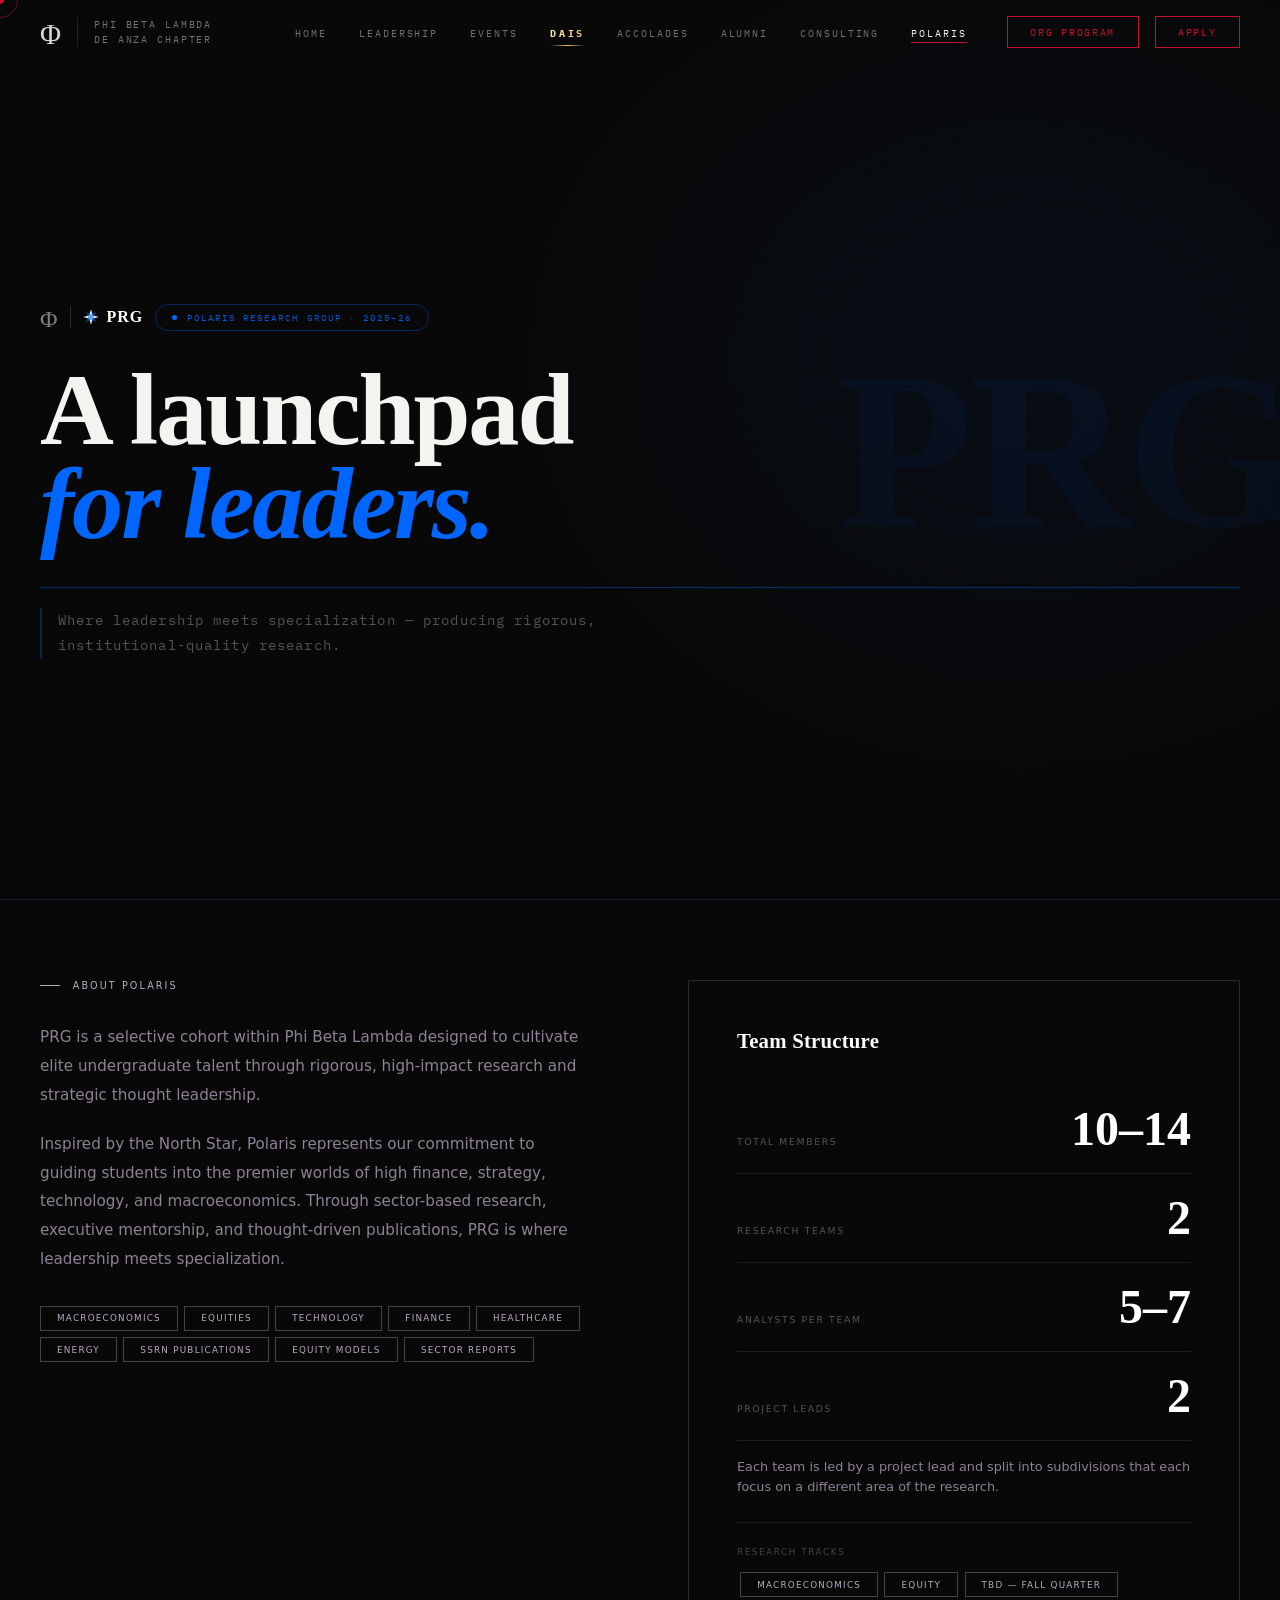
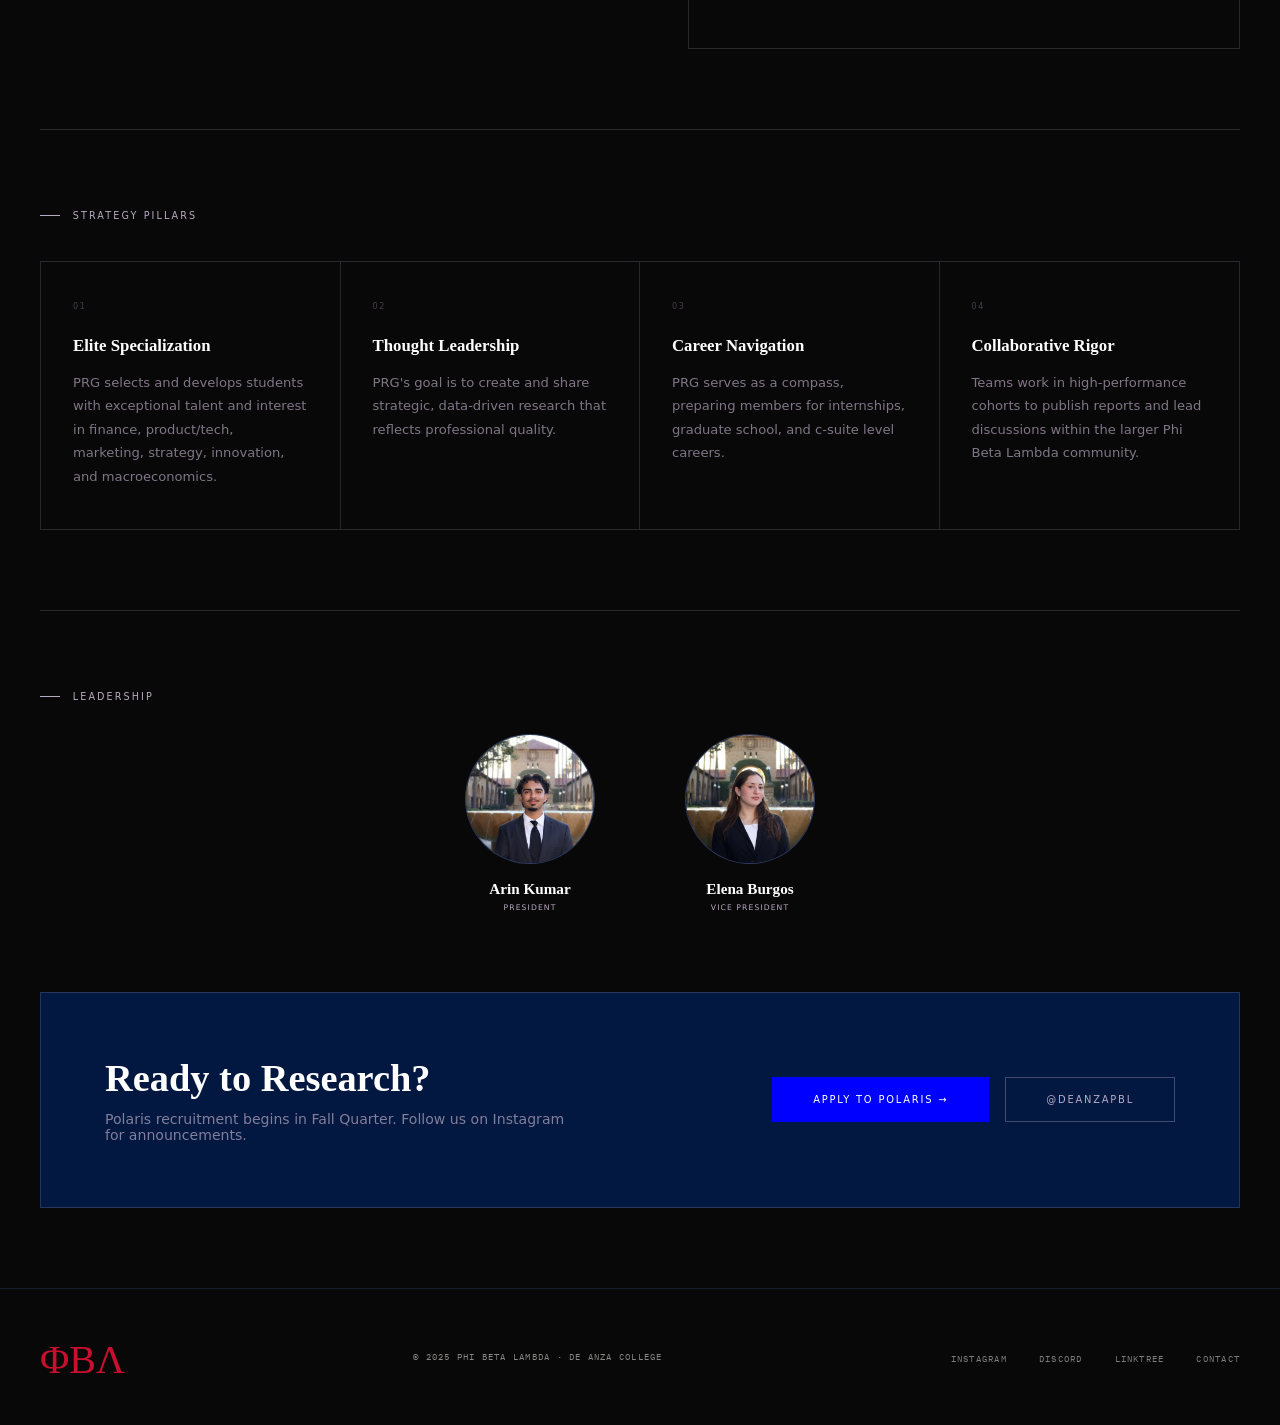
<file: polaris.html>
<!DOCTYPE html>
<html lang="en">
<head>
<meta charset="UTF-8">
<meta name="viewport" content="width=device-width,initial-scale=1.0">
<title>Polaris Research Group — Phi Beta Lambda De Anza</title>
<link rel="preconnect" href="https://fonts.googleapis.com">
<link rel="preconnect" href="https://fonts.gstatic.com" crossorigin>
<link href="https://fonts.googleapis.com/css2?family=Open+Sauce+One:wght@300;400;500;600;700&family=IBM+Plex+Mono:wght@400;500&family=Playfair+Display:ital,wght@1,400&family=Unbounded:wght@700&display=swap" rel="stylesheet">
<link rel="stylesheet" href="styles.css">
<style>
body{background:#080808}
.prg-page{--red:#0000ff;--black:#011c43;--gray:#01244d;--border:rgba(186,169,194,.2);--gray-light:#baa9c2;background:#080808}
.prg-page .sec-tag{font-family:'Open Sauce One',Avenir,system-ui,sans-serif;color:#baa9c2;letter-spacing:.22em}
.prg-page .sec-tag::before{background:#baa9c2}
.prg-page .sec-body{font-family:'Open Sauce One',Avenir,system-ui,sans-serif;color:rgba(186,169,194,.75)}
.prg-page .pill{font-family:'Open Sauce One',Avenir,system-ui,sans-serif;border-color:rgba(186,169,194,.35);color:#baa9c2}
.prg-page .pill:hover{background:#0000ff;color:#fff;border-color:#0000ff}
.prg-hero{min-height:100vh;padding:9rem 2.5rem 5rem;background:#080808;position:relative;overflow:hidden;border-bottom:1px solid rgba(100,140,255,.15);display:flex;flex-direction:column;justify-content:center}
.prg-hero::before{content:'';position:absolute;inset:0;background:radial-gradient(ellipse 60% 70% at 80% 40%,rgba(0,102,255,.06) 0%,transparent 70%);pointer-events:none}
@keyframes expandR{from{transform:scale(.2);opacity:.8}to{transform:scale(3);opacity:0}}
@keyframes scaleIn{from{opacity:0;transform:scale(0)}to{opacity:1;transform:scale(1)}}
@keyframes pulseS{0%,100%{transform:scale(1)}50%{transform:scale(1.15)}}
@keyframes lineG{from{width:0}to{width:100%}}
.prg-hero-top{margin-bottom:2rem;opacity:0;animation:fadeIn .5s .1s forwards;position:relative;z-index:1}
.prg-pill{display:inline-flex;align-items:center;gap:.6rem;padding:.35rem 1rem;border:1px solid rgba(0,102,255,.35);border-radius:100px}
.prg-pill-dot{width:5px;height:5px;background:#0066ff;border-radius:50%;display:inline-block}
.prg-mark{font-family:'IBM Plex Mono',monospace;font-size:.58rem;letter-spacing:.22em;text-transform:uppercase;color:rgba(0,102,255,.85)}
.prg-title{font-family:Georgia,"Georgia Pro",serif;font-weight:700;font-size:clamp(3.5rem,8vw,7.5rem);line-height:.92;letter-spacing:-.02em;position:relative;z-index:1;margin:0 0 .25rem}
.prg-title span{display:block;opacity:0;transform:translateY(50px);animation:slideUp .9s cubic-bezier(.16,1,.3,1) forwards}
.prg-title span:nth-child(1){animation-delay:.2s;color:#f5f3ef}
.prg-title span:nth-child(2){animation-delay:.35s;color:#0066ff;font-style:italic}
.prg-hero-bottom{position:relative;z-index:1;margin-top:2rem}
.prg-divider{height:1px;background:#0066ff;margin-bottom:1.25rem;animation:lineG .7s 1.1s both;width:0;opacity:.4}
.prg-tagline{font-family:'IBM Plex Mono',monospace;font-size:clamp(.7rem,1.1vw,.88rem);letter-spacing:.08em;color:rgba(245,243,239,.32);line-height:1.8;border-left:2px solid rgba(0,102,255,.3);padding-left:1rem;margin:0;max-width:560px;opacity:0;animation:fadeIn .6s 1.5s forwards}
.prg-wm-text{position:absolute;right:-1rem;top:50%;transform:translateY(-50%);font-family:Georgia,"Georgia Pro",serif;font-weight:700;font-size:14rem;color:rgba(0,102,255,.05);line-height:1;user-select:none;pointer-events:none;z-index:0;letter-spacing:-.02em}
.prg-rule{border:none;height:1px;background:rgba(186,169,194,.2);margin:5rem 0}
.prg-pillars{display:grid;grid-template-columns:repeat(4,1fr);border:1px solid rgba(186,169,194,.2);margin-bottom:5rem}
.prg-pillar{padding:2.5rem 2rem;border-right:1px solid rgba(186,169,194,.2)}
.prg-pillar:last-child{border-right:none}
.prg-pillar-num{font-family:'Open Sauce One',Avenir,system-ui,sans-serif;font-size:.5rem;letter-spacing:.22em;text-transform:uppercase;color:rgba(186,169,194,.35);margin-bottom:1.5rem}
.prg-pillar-h{font-family:Georgia,"Georgia Pro",serif;font-size:1.05rem;font-weight:700;color:#ffffff;margin-bottom:.85rem;line-height:1.3}
.prg-pillar-p{font-family:'Open Sauce One',Avenir,system-ui,sans-serif;font-size:.82rem;color:rgba(186,169,194,.68);line-height:1.8}
.prg-struct-box{border:1px solid rgba(186,169,194,.2);padding:3rem}
.prg-struct-h{font-family:Georgia,"Georgia Pro",serif;font-size:1.3rem;font-weight:700;color:#ffffff;margin-bottom:2rem;letter-spacing:.01em}
.prg-stat-row{display:flex;justify-content:space-between;align-items:baseline;padding:1.25rem 0;border-bottom:1px solid rgba(186,169,194,.12)}
.prg-stat-row:last-of-type{border-bottom:none;padding-bottom:0}
.prg-stat-lbl{font-family:'Open Sauce One',Avenir,system-ui,sans-serif;font-size:.58rem;letter-spacing:.18em;text-transform:uppercase;color:rgba(186,169,194,.45)}
.prg-stat-val{font-family:Georgia,"Georgia Pro",serif;font-size:3rem;color:#ffffff;line-height:1;font-weight:700}
.prg-tracks-label{font-family:'Open Sauce One',Avenir,system-ui,sans-serif;font-size:.55rem;letter-spacing:.18em;text-transform:uppercase;color:rgba(186,169,194,.35);margin-bottom:.75rem}
.prg-leader-grid{display:grid;grid-template-columns:repeat(4,1fr);gap:2.5rem}
.prg-leader-card{text-align:center}
.prg-leader-photo{width:130px;height:130px;border-radius:50%;background:rgba(1,24,64,.9);margin:0 auto 1rem;display:flex;align-items:center;justify-content:center;border:1px solid rgba(186,169,194,.25);position:relative;overflow:hidden}
.prg-leader-initials{font-family:Georgia,"Georgia Pro",serif;font-size:1.4rem;font-weight:700;color:rgba(186,169,194,.35);user-select:none;position:relative;z-index:1}
.prg-leader-photo img{position:absolute;inset:0;width:100%;height:100%;object-fit:cover;z-index:2}
.prg-leader-name{font-family:Georgia,"Georgia Pro",serif;font-size:.95rem;font-weight:700;color:#ffffff;line-height:1.2}
.prg-leader-title{font-family:'Open Sauce One',Avenir,system-ui,sans-serif;font-size:.48rem;letter-spacing:.14em;text-transform:uppercase;color:#baa9c2;margin-top:.3rem}
.prg-cta{border:1px solid rgba(186,169,194,.2);background:#021840;padding:4rem;display:flex;align-items:center;justify-content:space-between;flex-wrap:wrap;gap:2rem}
.prg-cta-h{font-family:Georgia,"Georgia Pro",serif;font-size:2.4rem;font-weight:700;color:#ffffff;line-height:1.1;margin-bottom:.75rem}
.prg-cta-sub{font-family:'Open Sauce One',Avenir,system-ui,sans-serif;font-size:.88rem;color:rgba(186,169,194,.7);max-width:480px}
.prg-btn-primary{display:inline-block;font-family:'Open Sauce One',Avenir,system-ui,sans-serif;font-size:.62rem;letter-spacing:.18em;text-transform:uppercase;padding:1rem 2.5rem;text-decoration:none;background:#0000ff;color:#ffffff;border:1px solid #0000ff;transition:all .2s}
.prg-btn-primary:hover{background:transparent;color:#0000ff}
.prg-btn-outline{display:inline-block;font-family:'Open Sauce One',Avenir,system-ui,sans-serif;font-size:.62rem;letter-spacing:.18em;text-transform:uppercase;padding:1rem 2.5rem;text-decoration:none;background:transparent;color:#baa9c2;border:1px solid rgba(186,169,194,.35);transition:all .2s}
.prg-btn-outline:hover{border-color:#baa9c2;color:#ffffff}
footer{background:#080808;border-top-color:rgba(100,140,255,.15)}
@media(max-width:900px){.prg-pillars{grid-template-columns:1fr 1fr}.prg-pillar{border-right:none;border-bottom:1px solid rgba(186,169,194,.2)}.prg-pillar:nth-child(odd){border-right:1px solid rgba(186,169,194,.2)}.prg-pillar:nth-child(3),.prg-pillar:nth-child(4){border-bottom:none}.prg-leader-grid{grid-template-columns:repeat(4,1fr);gap:1.5rem}}
@media(max-width:700px){.prg-hero{padding:7rem 1.5rem 4rem}.prg-title{font-size:clamp(4rem,14vw,10rem)}.prg-pillars{grid-template-columns:1fr}.prg-pillar{border-right:none;border-bottom:1px solid rgba(186,169,194,.2)}.prg-pillar:last-child{border-bottom:none}.prg-leader-grid{grid-template-columns:repeat(2,1fr)}.prg-cta{padding:2.5rem 1.5rem}}
</style>
</head>
<body>
<div class="cur" id="cur"></div>
<div class="cur-ring" id="ring"></div>
<div class="mob-overlay" id="mob">
  <button class="mob-close" onclick="closeMob()">Close ×</button>
  <ul class="mob-links">
    <li><a href="index.html">Home</a></li>
    <li><a href="leadership.html">Leadership</a></li>
    <li><a href="events.html">Events</a></li><li><a href="dais.html">DAIS</a></li>
    <li><a href="accolades.html">Accolades</a></li>
    <li><a href="alumni.html">Alumni</a></li>
    <li><a href="consulting.html">Consulting</a></li>
    <li><a href="https://org.deanzapbl.com" target="_blank" rel="noopener">Org Program</a></li><li><a href="polaris.html">Polaris</a></li>
    <li><a href="contact.html">Contact</a></li>
  </ul>
  <div class="mob-meta">De Anza College · Cupertino, CA</div>
</div>
<nav id="nav">
  <div class="nav-left">
    <a href="index.html" style="background:none;border:none;cursor:pointer;padding:0;display:flex;align-items:center;text-decoration:none">
      <span style="font-family:'Playfair Display',serif;font-size:1.8rem;color:rgba(245,243,239,0.88);line-height:1;user-select:none">Φ</span>
    </a>
    <div class="nav-wordmark" style="border-left:1px solid var(--border);padding-left:1rem">Phi Beta Lambda<br>De Anza Chapter</div>
  </div>
  <div class="nav-right" style="display:flex;align-items:center;gap:2.5rem">
    <ul class="nav-links">
      <li><a id="nl-home" href="index.html">Home</a></li>
      <li><a id="nl-leadership" href="leadership.html">Leadership</a></li>
      <li><a id="nl-events" href="events.html">Events</a></li><li><a id="nl-dais" href="dais.html">DAIS</a></li>
      <li><a id="nl-accolades" href="accolades.html">Accolades</a></li>
      <li><a id="nl-alumni" href="alumni.html">Alumni</a></li>
      <li><a id="nl-consulting" href="consulting.html">Consulting</a></li>
      <li><a id="nl-org" href="https://org.deanzapbl.com" target="_blank" rel="noopener">Org Program</a></li><li><a id="nl-polaris" href="polaris.html">Polaris</a></li>
    </ul>
    <a href="https://forms.gle/2zixWcFPcGG6sCBF7" target="_blank" class="nav-apply" style="flex-shrink:0">Apply</a>
    <button class="hamburger" onclick="openMob()"><span></span><span></span><span></span></button>
  </div>
</nav>
<div class="page active prg-page">
<section class="prg-hero">
  <div class="prg-wm-text">PRG</div>
  <div class="prg-hero-top">
    <div style="display:flex;align-items:center;gap:.75rem">
      <span style="font-family:'Playfair Display',serif;font-size:1.5rem;color:rgba(245,243,239,.5);line-height:1">Φ</span>
      <span style="width:1px;height:22px;background:rgba(245,243,239,.15);display:inline-block"></span>
      <div style="display:flex;align-items:center;gap:.5rem">
        <svg width="16" height="16" viewBox="0 0 100 100" fill="none" style="animation:pulseS 3s ease-in-out infinite"><path d="M50 2L61 39L98 50L61 61L50 98L39 61L2 50L39 39Z" fill="white" opacity=".9"/><path d="M50 2L61 39L98 50L61 61L50 98L39 61L2 50L39 39Z" fill="#0066ff" transform="rotate(45 50 50)" opacity=".55"/></svg>
        <span style="font-family:Georgia,serif;font-weight:700;font-size:1rem;color:#ffffff;letter-spacing:.06em;line-height:1">PRG</span>
      </div>
      <div class="prg-pill">
        <span class="prg-pill-dot"></span>
        <span class="prg-mark">Polaris Research Group · 2025–26</span>
      </div>
    </div>
  </div>
  <h1 class="prg-title">
    <span>A launchpad</span>
    <span>for leaders.</span>
  </h1>
  <div class="prg-hero-bottom">
    <div class="prg-divider"></div>
    <p class="prg-tagline">Where leadership meets specialization — producing rigorous, institutional-quality research.</p>
  </div>
</section>
<div class="sw">
  <div style="display:grid;grid-template-columns:1fr 1fr;gap:6rem;margin-bottom:5rem;align-items:start" class="g2">
    <div>
      <div class="sec-tag">About Polaris</div>
      <div class="sec-body">
        <p>PRG is a selective cohort within Phi Beta Lambda designed to cultivate elite undergraduate talent through rigorous, high-impact research and strategic thought leadership.</p>
        <p style="margin-top:1.25rem">Inspired by the North Star, Polaris represents our commitment to guiding students into the premier worlds of high finance, strategy, technology, and macroeconomics. Through sector-based research, executive mentorship, and thought-driven publications, PRG is where leadership meets specialization.</p>
      </div>
      <div style="display:flex;flex-wrap:wrap;gap:.4rem;margin-top:2rem">
        <span class="pill">Macroeconomics</span><span class="pill">Equities</span><span class="pill">Technology</span><span class="pill">Finance</span><span class="pill">Healthcare</span><span class="pill">Energy</span><span class="pill">SSRN Publications</span><span class="pill">Equity Models</span><span class="pill">Sector Reports</span>
      </div>
    </div>
    <div class="prg-struct-box">
      <div class="prg-struct-h">Team Structure</div>
      <div class="prg-stat-row"><span class="prg-stat-lbl">Total Members</span><span class="prg-stat-val">10–14</span></div>
      <div class="prg-stat-row"><span class="prg-stat-lbl">Research Teams</span><span class="prg-stat-val">2</span></div>
      <div class="prg-stat-row"><span class="prg-stat-lbl">Analysts per Team</span><span class="prg-stat-val">5–7</span></div>
      <div class="prg-stat-row"><span class="prg-stat-lbl">Project Leads</span><span class="prg-stat-val">2</span></div>
      <p style="font-family:'Open Sauce One',Avenir,system-ui,sans-serif;font-size:.8rem;line-height:1.6;color:rgba(186,169,194,.75);margin-top:1rem">Each team is led by a project lead and split into subdivisions that each focus on a different area of the research.</p>
      <div style="margin-top:1.5rem;border-top:1px solid rgba(186,169,194,.12);padding-top:1.5rem">
        <div class="prg-tracks-label">Research Tracks</div>
        <span class="pill" style="margin:.2rem">Macroeconomics</span><span class="pill" style="margin:.2rem">Equity</span><span class="pill" style="margin:.2rem">TBD — Fall Quarter</span>
      </div>
    </div>
  </div>
  <hr class="prg-rule">
  <div>
    <div class="sec-tag" style="margin-bottom:2.5rem">Strategy Pillars</div>
    <div class="prg-pillars">
      <div class="prg-pillar"><div class="prg-pillar-num">01</div><div class="prg-pillar-h">Elite Specialization</div><p class="prg-pillar-p">PRG selects and develops students with exceptional talent and interest in finance, product/tech, marketing, strategy, innovation, and macroeconomics.</p></div>
      <div class="prg-pillar"><div class="prg-pillar-num">02</div><div class="prg-pillar-h">Thought Leadership</div><p class="prg-pillar-p">PRG's goal is to create and share strategic, data-driven research that reflects professional quality.</p></div>
      <div class="prg-pillar"><div class="prg-pillar-num">03</div><div class="prg-pillar-h">Career Navigation</div><p class="prg-pillar-p">PRG serves as a compass, preparing members for internships, graduate school, and c-suite level careers.</p></div>
      <div class="prg-pillar"><div class="prg-pillar-num">04</div><div class="prg-pillar-h">Collaborative Rigor</div><p class="prg-pillar-p">Teams work in high-performance cohorts to publish reports and lead discussions within the larger Phi Beta Lambda community.</p></div>
    </div>
  </div>
  <hr class="prg-rule">
  <div style="margin-bottom:5rem">
    <div class="sec-tag">Leadership</div>
    <div class="prg-leader-grid" style="grid-template-columns:repeat(2,minmax(0,180px));justify-content:center;max-width:520px;margin:0 auto">
      <div class="prg-leader-card">
        <div class="prg-leader-photo"><span class="prg-leader-initials">AK</span><img src="images/leadership-arin-kumar.jpg?v=3" onerror="this.style.display='none'" alt="Arin Kumar" style="object-position:center 20%"></div>
        <div class="prg-leader-name">Arin Kumar</div><div class="prg-leader-title">President</div>
      </div>
      <div class="prg-leader-card">
        <div class="prg-leader-photo"><span class="prg-leader-initials">EB</span><img src="images/leadership-elena-burgos.jpg?v=3" onerror="this.style.display='none'" alt="Elena Burgos" style="object-position:center 20%"></div>
        <div class="prg-leader-name">Elena Burgos</div><div class="prg-leader-title">Vice President</div>
      </div>
    </div>
  </div>
  <div class="prg-cta">
    <div>
      <div class="prg-cta-h">Ready to Research?</div>
      <div class="prg-cta-sub">Polaris recruitment begins in Fall Quarter. Follow us on Instagram for announcements.</div>
    </div>
    <div style="display:flex;gap:1rem;flex-wrap:wrap">
      <a href="https://docs.google.com/forms/d/e/1FAIpQLSchwznMoX4I-1wtBzK6W7Qmw_-_nI_arVZgDiEnja4wmSh39g/viewform" target="_blank" class="prg-btn-primary">Apply to Polaris →</a>
      <a href="https://www.instagram.com/deanzapbl/" target="_blank" class="prg-btn-outline">@deanzapbl</a>
    </div>
  </div>
</div>
</div>
<footer>
  <span class="foot-logo">ΦΒΛ</span>
  <span class="foot-copy">© 2025 Phi Beta Lambda · De Anza College</span>
  <ul class="foot-links">
    <li><a href="https://instagram.com/deanzapbl" target="_blank">Instagram</a></li>
    <li><a href="https://discord.gg/w7zap3SfUm" target="_blank">Discord</a></li>
    <li><a href="https://linktr.ee/deanzapbl" target="_blank">Linktree</a></li>
    <li><a href="contact.html">Contact</a></li>
  </ul>
</footer>
<script src="main.js"></script>
</body>
</html>
</file>
<file: styles.css>
:root{--black:#0a0a0a;--white:#f5f3ef;--red:#c8102e;--gray:#1a1a1a;--gray2:#2e2e2e;--gray-light:#888;--border:rgba(245,243,239,0.1);--border-red:rgba(200,16,46,0.3)}
*,*::before,*::after{box-sizing:border-box;margin:0;padding:0}
html{scroll-behavior:smooth}
body{background:var(--black);color:var(--white);font-family:'IBM Plex Sans',sans-serif;overflow-x:hidden;-webkit-font-smoothing:antialiased;cursor:none}
.cur{position:fixed;width:8px;height:8px;background:var(--red);border-radius:50%;pointer-events:none;z-index:9999;transform:translate(-50%,-50%);transition:width .2s,height .2s}
.cur-ring{position:fixed;width:36px;height:36px;border:1px solid rgba(200,16,46,0.5);border-radius:50%;pointer-events:none;z-index:9998;transform:translate(-50%,-50%);transition:all .12s ease}
nav{position:fixed;top:0;left:0;right:0;z-index:500;padding:0 2.5rem;height:64px;display:flex;align-items:center;justify-content:space-between;transition:all .4s}
nav.scrolled{background:rgba(10,10,10,.92);backdrop-filter:blur(20px);border-bottom:1px solid var(--border)}
.nav-left{display:flex;align-items:center;gap:1rem}
.nav-phi{font-family:'Bebas Neue',sans-serif;font-size:2rem;color:var(--red);letter-spacing:.05em;line-height:1;text-decoration:none;cursor:pointer;background:none;border:none}
.nav-wordmark{font-family:'IBM Plex Mono',monospace;font-size:.65rem;letter-spacing:.18em;text-transform:uppercase;color:rgba(245,243,239,.45);line-height:1.4;border-left:1px solid var(--border);padding-left:1rem}
.nav-links{display:flex;gap:2rem;list-style:none}
.nav-links a{font-family:'IBM Plex Mono',monospace;font-size:.6rem;letter-spacing:.2em;text-transform:uppercase;color:rgba(245,243,239,.45);text-decoration:none;transition:color .2s;cursor:pointer;background:none;border:none}
.nav-links a:hover,.nav-links a.active{color:var(--white)}
.nav-links a.active{border-bottom:1px solid var(--red);padding-bottom:2px}
.nav-apply{font-family:'IBM Plex Mono',monospace;font-size:.6rem;letter-spacing:.18em;text-transform:uppercase;padding:.55rem 1.4rem;border:1px solid var(--red);color:var(--red);text-decoration:none;transition:all .2s}
.nav-apply:hover{background:var(--red);color:var(--white)}
.hamburger{display:none;flex-direction:column;gap:5px;background:none;border:none;cursor:pointer;padding:4px}
.hamburger span{display:block;width:20px;height:1px;background:rgba(245,243,239,.6)}
.mob-overlay{position:fixed;inset:0;background:var(--black);z-index:400;display:flex;flex-direction:column;justify-content:center;padding:2.5rem;opacity:0;pointer-events:none;transition:opacity .3s}
.mob-overlay.open{opacity:1;pointer-events:all}
.mob-close{position:absolute;top:1.5rem;right:2rem;background:none;border:none;color:rgba(245,243,239,.4);font-family:'IBM Plex Mono',monospace;font-size:.6rem;letter-spacing:.2em;text-transform:uppercase;cursor:pointer}
.mob-links{list-style:none}
.mob-links a{font-family:'Bebas Neue',sans-serif;font-size:clamp(3rem,10vw,5.5rem);letter-spacing:.04em;color:var(--white);text-decoration:none;display:block;line-height:1.1;cursor:pointer;background:none;border:none;transition:color .15s}
.mob-links a:hover{color:var(--red)}
.mob-meta{margin-top:3rem;font-family:'IBM Plex Mono',monospace;font-size:.6rem;letter-spacing:.18em;text-transform:uppercase;color:rgba(245,243,239,.3)}
.page{display:none;min-height:100vh}
.page.active{display:block;animation:pageIn .42s cubic-bezier(.16,1,.3,1) both}
@keyframes pageIn{from{opacity:0;transform:translateY(16px)}to{opacity:1;transform:translateY(0)}}
footer{padding:3rem 2.5rem;border-top:1px solid var(--border);display:flex;align-items:center;justify-content:space-between;flex-wrap:wrap;gap:1rem}
.foot-logo{font-family:'Playfair Display',serif;font-size:2.5rem;color:var(--red);line-height:1}
.foot-copy{font-family:'IBM Plex Mono',monospace;font-size:.55rem;letter-spacing:.14em;text-transform:uppercase;color:rgba(245,243,239,.55)}
.foot-links{display:flex;gap:2rem;list-style:none}
.foot-links a{font-family:'IBM Plex Mono',monospace;font-size:.55rem;letter-spacing:.14em;text-transform:uppercase;color:rgba(245,243,239,.5);text-decoration:none;transition:color .2s}
.foot-links a:hover{color:var(--white)}
.sec-tag{font-family:'IBM Plex Mono',monospace;font-size:.6rem;letter-spacing:.25em;text-transform:uppercase;color:var(--red);margin-bottom:2rem;display:flex;align-items:center;gap:.8rem}
.sec-tag::before{content:'';width:20px;height:1px;background:var(--red)}
.sec-h{font-family:'Unbounded',sans-serif;font-weight:700;font-size:clamp(1.5rem,3.5vw,3rem);letter-spacing:.01em;line-height:1.15;margin-bottom:2rem}
.sec-body{font-size:.95rem;line-height:1.9;color:rgba(245,243,239,.6);max-width:640px}
.pill{font-family:'IBM Plex Mono',monospace;font-size:.55rem;letter-spacing:.14em;text-transform:uppercase;padding:.4rem 1rem;border:1px solid var(--border-red);color:rgba(200,16,46,.7);transition:all .2s;cursor:default;display:inline-block}
.pill:hover{background:var(--red);color:var(--white);border-color:var(--red)}
.btn{display:inline-block;font-family:'IBM Plex Mono',monospace;font-size:.65rem;letter-spacing:.2em;text-transform:uppercase;padding:1rem 2.5rem;text-decoration:none;transition:all .2s;cursor:pointer;border:none}
.btn-red{background:var(--red);color:var(--white)}.btn-red:hover{background:#a00d24}
.btn-outline{background:transparent;border:1px solid var(--red);color:var(--red)}.btn-outline:hover{background:var(--red);color:var(--white)}
.exec-initials{font-family:'Bebas Neue',sans-serif;font-size:4rem;color:rgba(200,16,46,.22);letter-spacing:.05em;line-height:1;user-select:none}
.award-row{font-size:.88rem;color:rgba(245,243,239,.55);line-height:1.6;padding:.5rem 0;border-bottom:1px solid rgba(245,243,239,.04)}
.award-row span{display:block;font-family:'IBM Plex Mono',monospace;font-size:.5rem;letter-spacing:.12em;text-transform:uppercase;color:rgba(245,243,239,.3);margin-top:.15rem}
.award-row.gold{color:rgba(245,243,239,.95)}.award-row.silver{color:rgba(245,243,239,.75)}.award-row.bronze{color:rgba(245,243,239,.65)}
.page-hero{padding:9rem 2.5rem 5rem;min-height:100vh;display:flex;flex-direction:column;justify-content:center;position:relative;overflow:hidden;border-bottom:1px solid var(--border);background:#050505}
.page-hero::before{content:'';position:absolute;inset:0;background:repeating-linear-gradient(0deg,transparent,transparent 2px,rgba(0,0,0,.04) 2px,rgba(0,0,0,.04) 4px);pointer-events:none;z-index:1}
.page-hero::after{content:'';position:absolute;left:0;right:0;height:2px;background:linear-gradient(90deg,transparent 0%,rgba(200,16,46,.5) 30%,rgba(200,16,46,.8) 50%,rgba(200,16,46,.5) 70%,transparent 100%);animation:heroScan 4s linear infinite;pointer-events:none;z-index:2}
@keyframes heroScan{0%{top:-2px;opacity:0}5%{opacity:1}95%{opacity:1}100%{top:100%;opacity:0}}
.hero-tag{font-family:'IBM Plex Mono',monospace;font-size:.6rem;letter-spacing:.28em;text-transform:uppercase;color:rgba(200,16,46,.9);margin-bottom:2rem;display:flex;align-items:center;gap:1rem;opacity:0;animation:fadeIn .6s .2s forwards;position:relative;z-index:3}
.hero-tag::before{content:'';width:6px;height:6px;background:var(--red);border-radius:50%;animation:heroBlink 1.5s infinite}
@keyframes heroBlink{0%,100%{opacity:1}50%{opacity:0.2}}
.page-title{font-family:'Unbounded',sans-serif;font-weight:700;font-size:clamp(4rem,10vw,9rem);line-height:.95;letter-spacing:-.01em;position:relative;z-index:3;margin-bottom:0}
.page-title span{display:block;opacity:0;transform:translateY(50px);animation:slideUp .9s cubic-bezier(.16,1,.3,1) forwards}
.page-title span:nth-child(1){animation-delay:.15s;color:var(--white)}
.page-title span:nth-child(2){animation-delay:.28s;color:var(--red);animation-name:slideUpGlitch}
@keyframes slideUpGlitch{0%{opacity:0;transform:translateY(50px)}60%{opacity:1;transform:translateY(0)}62%{transform:translateX(-3px)}64%{transform:translateX(3px)}66%{transform:translateX(-2px)}68%,100%{transform:translateX(0);opacity:1}}
.page-sub{font-family:'IBM Plex Mono',monospace;font-size:clamp(.7rem,1.2vw,.9rem);letter-spacing:.12em;color:rgba(245,243,239,.3);margin-top:2.5rem;max-width:560px;opacity:0;animation:fadeIn .8s .8s forwards;position:relative;z-index:3;border-left:2px solid rgba(200,16,46,.3);padding-left:1rem;line-height:1.8}
.page-hero-wm{position:absolute;right:2.5rem;bottom:2rem;font-family:'Bebas Neue',sans-serif;font-size:12rem;color:rgba(200,16,46,.025);line-height:1;user-select:none;pointer-events:none;z-index:0;opacity:0;animation:fadeIn 1s 1s forwards}
.page-hero-year{position:absolute;top:5.5rem;right:2.5rem;font-family:'IBM Plex Mono',monospace;font-size:.55rem;letter-spacing:.2em;color:rgba(245,243,239,.15);z-index:3;opacity:0;animation:fadeIn .6s .3s forwards}
.sw{max-width:1400px;margin:0 auto;padding:5rem 2.5rem}
.hero{min-height:100vh;display:grid;grid-template-rows:1fr auto;padding:0 2.5rem;padding-top:64px;position:relative;overflow:hidden}
.hero-bg{position:absolute;inset:0;background:radial-gradient(ellipse 60% 50% at 70% 40%,rgba(200,16,46,.07) 0%,transparent 70%);pointer-events:none}
.hero-grid-bg{position:absolute;inset:0;opacity:.03;background-image:linear-gradient(to right,var(--white) 1px,transparent 1px),linear-gradient(to bottom,var(--white) 1px,transparent 1px);background-size:80px 80px;pointer-events:none}
.hero-photo-bg{position:absolute;inset:0;background-image:url('images/home-hero-bg.jpg');background-size:cover;background-position:center;opacity:.07;pointer-events:none}
.hero-content{display:flex;flex-direction:column;justify-content:flex-end;padding-bottom:4rem;position:relative;z-index:1}
.hero-eyebrow{font-family:'IBM Plex Mono',monospace;font-size:.65rem;letter-spacing:.28em;text-transform:uppercase;color:var(--red);margin-bottom:2rem;display:flex;align-items:center;gap:1rem;opacity:0;animation:fadeIn .8s .2s forwards}
.hero-eyebrow::before{content:'';width:32px;height:1px;background:var(--red)}
.hero-title{font-family:'Bebas Neue',sans-serif;line-height:.9;letter-spacing:.02em;margin-bottom:3rem}
.hero-title-line{display:block;font-size:clamp(5rem,18vw,22rem);overflow:hidden}
.hero-title-line span{display:block;animation:slideUp .9s cubic-bezier(.16,1,.3,1) both}
.hero-title-line:nth-child(1) span{animation-delay:.1s}
.hero-title-line:nth-child(2) span{animation-delay:.18s}
.hero-title-line:nth-child(3) span{animation-delay:.26s;color:var(--red)}
.hero-bottom{display:flex;align-items:flex-end;justify-content:space-between;padding:2rem 0;border-top:1px solid var(--border);opacity:0;animation:fadeIn .8s .6s forwards}
.hero-descriptor{font-family:'Libre Baskerville',serif;font-style:italic;font-size:clamp(1rem,2.5vw,1.5rem);color:rgba(245,243,239,.55);max-width:440px;line-height:1.55}
.hero-stats{display:flex;gap:3rem}
.hero-stat-num{font-family:'Bebas Neue',sans-serif;font-size:2.8rem;color:var(--white);letter-spacing:.04em;line-height:1}
.hero-stat-lbl{font-family:'IBM Plex Mono',monospace;font-size:.55rem;letter-spacing:.18em;text-transform:uppercase;color:var(--gray-light);margin-top:.2rem}
.ticker{padding:1.2rem 0;border-top:1px solid var(--border);border-bottom:1px solid var(--border);overflow:hidden;background:var(--gray);position:relative}
.ticker::before,.ticker::after{content:'';position:absolute;top:0;bottom:0;width:80px;z-index:2}
.ticker::before{left:0;background:linear-gradient(to right,var(--gray),transparent)}
.ticker::after{right:0;background:linear-gradient(to left,var(--gray),transparent)}
.ticker-track{display:flex;white-space:nowrap;animation:tickerAnim 30s linear infinite}
.ticker-item{font-family:'IBM Plex Mono',monospace;font-size:.65rem;letter-spacing:.2em;text-transform:uppercase;color:rgba(245,243,239,.35);padding:0 2.5rem;display:flex;align-items:center;gap:2.5rem}
.ticker-item::after{content:'◆';color:var(--red);font-size:.45rem}
.marquee-section{padding:2.5rem 0;overflow:hidden}
.mrow{display:flex;gap:6px;margin-bottom:6px}
.mrow.fwd{animation:mFwd 40s linear infinite}
.mrow.rev{animation:mRev 50s linear infinite}
.mcard{flex-shrink:0;position:relative;background:var(--gray);overflow:hidden}
.mcard.sm{width:200px;height:140px}.mcard.md{width:280px;height:140px}.mcard.tall{width:140px;height:200px}
.mcard::after{content:'';position:absolute;inset:0;background:linear-gradient(135deg,rgba(200,16,46,.3) 0%,rgba(10,10,10,.6) 100%)}
.mcard-label{position:absolute;bottom:.6rem;left:.7rem;z-index:1;font-family:'IBM Plex Mono',monospace;font-size:.5rem;letter-spacing:.18em;text-transform:uppercase;color:rgba(245,243,239,.35)}
.mcard-inner{position:absolute;inset:0;display:flex;align-items:center;justify-content:center;font-family:'Bebas Neue',sans-serif;font-size:3rem;color:rgba(200,16,46,.12);z-index:1}
.mcard img{position:absolute;inset:0;width:100%;height:100%;object-fit:cover;z-index:0}
.mcard img.err{display:none}
.tagline-band{padding:5rem 2.5rem;display:flex;align-items:center;justify-content:space-between;border-top:1px solid var(--border);border-bottom:1px solid var(--border)}
.tagline-text{font-family:'Libre Baskerville',serif;font-style:italic;font-size:clamp(1.4rem,4vw,3.5rem);color:rgba(245,243,239,.5);letter-spacing:-.02em;line-height:1.1}
.tagline-phi{font-family:'Bebas Neue',sans-serif;font-size:6rem;color:rgba(200,16,46,.3);line-height:1}
.nav-cards{display:grid;grid-template-columns:repeat(4,1fr);gap:1px;background:var(--border);margin-top:1px}
.nav-card{background:var(--black);padding:2.5rem 2rem;text-decoration:none;display:flex;flex-direction:column;justify-content:space-between;min-height:200px;transition:background .2s;position:relative;overflow:hidden;cursor:pointer;border:none;color:inherit;text-align:left}
.nav-card:hover{background:var(--gray)}
.nav-card-num{font-family:'IBM Plex Mono',monospace;font-size:.55rem;letter-spacing:.2em;text-transform:uppercase;color:rgba(245,243,239,.2);margin-bottom:1.5rem}
.nav-card-title{font-family:'Unbounded',sans-serif;font-weight:700;font-size:.9rem;letter-spacing:.02em;line-height:1.2;color:var(--white)}
.nav-card-sub{font-family:'IBM Plex Mono',monospace;font-size:.55rem;letter-spacing:.15em;text-transform:uppercase;color:rgba(220,55,65,.95);margin-top:.5rem}
.nav-card-arrow{position:absolute;bottom:2rem;right:2rem;font-size:1.5rem;color:rgba(245,243,239,.15);transition:all .2s}
.nav-card:hover .nav-card-arrow{color:var(--red);transform:translate(4px,-4px)}
.about-band{display:grid;grid-template-columns:1fr 1fr;border-top:1px solid var(--border)}
.about-left{padding:5rem 3rem 5rem 2.5rem;border-right:1px solid var(--border)}
.about-right{padding:5rem 2.5rem 5rem 3rem;display:flex;flex-direction:column;justify-content:space-between}
.about-quote{font-family:'Libre Baskerville',serif;font-style:italic;font-size:1.4rem;line-height:1.55;color:rgba(245,243,239,.5);border-left:2px solid var(--red);padding-left:1.5rem;margin-bottom:3rem}
.pill-row{display:flex;flex-wrap:wrap;gap:.4rem}
.person-card{cursor:default;text-align:center}
.person-photo{width:220px;height:220px;margin:0 auto 1.25rem;position:relative;overflow:hidden;display:flex;align-items:center;justify-content:center;border-radius:14px}
.person-photo img{position:absolute;inset:0;width:100%;height:100%;object-fit:cover;z-index:2;transition:transform .4s}
.person-card:hover .person-photo img{transform:scale(1.04)}
.person-photo-grad{position:absolute;inset:0;background:linear-gradient(180deg,transparent 50%,rgba(10,10,10,.65) 100%);z-index:3;pointer-events:none}
.person-name{font-family:'DM Sans',sans-serif;font-weight:400;font-size:1.05rem;letter-spacing:.02em;line-height:1.2;margin-bottom:.25rem}
.person-role{font-family:'DM Sans',sans-serif;font-weight:300;font-size:.62rem;letter-spacing:.2em;text-transform:uppercase;color:var(--red)}
.person-li{font-family:'DM Sans',sans-serif;font-weight:300;font-size:.58rem;letter-spacing:.15em;text-transform:uppercase;color:rgba(245,243,239,.3);text-decoration:none;display:block;margin-top:.5rem;transition:color .2s}
.person-li:hover{color:var(--white)}
.ev-row{display:grid;grid-template-columns:260px 1fr;border-bottom:1px solid var(--border);overflow:hidden;transition:background .2s;cursor:default}
.ev-row:hover{background:rgba(200,16,46,.04)}
.ev-img{position:relative;background:#1a1010;overflow:hidden;min-height:180px}
.ev-img img{width:100%;height:100%;object-fit:cover}
.ev-img-overlay{position:absolute;inset:0;background:linear-gradient(135deg,rgba(200,16,46,.25) 0%,rgba(10,10,10,.55) 100%)}
.ev-body{padding:2.5rem 3rem;display:flex;flex-direction:column;justify-content:center;gap:.75rem}
.ev-badge{font-family:'IBM Plex Mono',monospace;font-size:.5rem;letter-spacing:.18em;text-transform:uppercase;padding:.3rem .8rem;border:1px solid rgba(200,16,46,.5);color:rgba(200,16,46,.85);align-self:flex-start}
.ev-title{font-family:'Bebas Neue',sans-serif;font-size:2.2rem;letter-spacing:.02em;line-height:1}
.ev-date{font-family:'IBM Plex Mono',monospace;font-size:.55rem;letter-spacing:.15em;text-transform:uppercase;color:rgba(245,243,239,.35)}
.ev-desc{font-size:.88rem;color:rgba(245,243,239,.55);line-height:1.8;max-width:520px}
@keyframes fadeIn{from{opacity:0}to{opacity:1}}
@keyframes slideUp{from{opacity:0;transform:translateY(60px)}to{opacity:1;transform:translateY(0)}}
@keyframes tickerAnim{from{transform:translateX(0)}to{transform:translateX(-50%)}}
@keyframes mFwd{from{transform:translateX(0)}to{transform:translateX(-50%)}}
@keyframes mRev{from{transform:translateX(-50%)}to{transform:translateX(0)}}
@media(max-width:900px){
  .g3{grid-template-columns:1fr 1fr!important}
  .g4{grid-template-columns:1fr 1fr!important}
  .g5{grid-template-columns:repeat(3,1fr)!important}
  .g2{grid-template-columns:1fr!important}
  .about-band{grid-template-columns:1fr}
  .about-left{border-right:none;border-bottom:1px solid var(--border)}
  .ev-row{grid-template-columns:1fr!important}
  .nav-cards{grid-template-columns:1fr 1fr}
}
@media(max-width:768px){
  nav{padding:0 1.5rem}
  .nav-links,.nav-apply{display:none}
  .hamburger{display:flex}
  .hero{padding:0 1.5rem;padding-top:64px}
  .hero-bottom{flex-direction:column;align-items:flex-start;gap:2rem}
  .hero-stats{gap:1.5rem}
  .page-hero{padding:7rem 1.5rem 4rem;min-height:90vh}
  .page-title{font-size:clamp(3rem,12vw,6rem)}
  .sw{padding:4rem 1.5rem}
  .tagline-band,.about-left,.about-right{padding-left:1.5rem;padding-right:1.5rem}
}
@media(max-width:480px){.nav-cards{grid-template-columns:1fr}.g3{grid-template-columns:1fr!important}}

/* ── SPONSOR STRIP ── */
.sponsor-section{padding:3rem 0;border-top:1px solid var(--border);border-bottom:1px solid var(--border);background:var(--black);overflow:hidden}
.sponsor-section-label{font-family:'IBM Plex Mono',monospace;font-size:.48rem;letter-spacing:.25em;text-transform:uppercase;color:rgba(245,243,239,.25);text-align:center;margin-bottom:2rem;display:flex;align-items:center;justify-content:center;gap:1.5rem}
.sponsor-section-label::before,.sponsor-section-label::after{content:'';width:80px;height:1px;background:rgba(245,243,239,.1)}
.sponsor-wrap{overflow:hidden;position:relative}
.sponsor-wrap::before,.sponsor-wrap::after{content:'';position:absolute;top:0;bottom:0;width:120px;z-index:2;pointer-events:none}
.sponsor-wrap::before{left:0;background:linear-gradient(90deg,var(--black),transparent)}
.sponsor-wrap::after{right:0;background:linear-gradient(270deg,var(--black),transparent)}
.sponsor-track{display:flex;align-items:center;gap:1px;width:max-content;animation:sponsorScroll 32s linear infinite}
.sponsor-track.paused{animation-play-state:paused}
@keyframes sponsorScroll{0%{transform:translateX(0)}100%{transform:translateX(-50%)}}
.sponsor-logo{flex-shrink:0;width:160px;height:80px;background:#0d0d0d;border:1px solid rgba(245,243,239,.06);display:flex;align-items:center;justify-content:center;padding:1rem 1.5rem;cursor:pointer;transition:background .2s,border-color .2s}
.sponsor-logo:hover,.sponsor-logo.active{background:var(--gray);border-color:rgba(200,16,46,.25)}
.sponsor-logo img{max-width:100%;max-height:38px;object-fit:contain;transition:filter .3s;display:block}
.sponsor-logo:hover img,.sponsor-logo.active img{}
.sponsor-logo-name{font-family:'IBM Plex Mono',monospace;font-size:.5rem;letter-spacing:.2em;text-transform:uppercase;color:rgba(245,243,239,.3);transition:color .2s}
.sponsor-logo:hover .sponsor-logo-name,.sponsor-logo.active .sponsor-logo-name{color:rgba(245,243,239,.7)}

/* ── Consulting client timeline (accolades) ── */
.ctl{margin-top:1.6rem}
.ctl-cycle{margin-bottom:2.8rem}
.ctl-cycle:last-child{margin-bottom:0}
.ctl-cycle-head{display:flex;align-items:baseline;gap:1rem;margin-bottom:1.4rem}
.ctl-cycle-yr{font-family:'Playfair Display',serif;font-size:1.45rem;color:var(--white);line-height:1;flex-shrink:0}
.ctl-cycle-head::after{content:'';flex:1;height:1px;background:var(--border)}
.ctl-cycle-meta{font-family:'IBM Plex Mono',monospace;font-size:.55rem;letter-spacing:.2em;text-transform:uppercase;color:var(--gray-light);flex-shrink:0;order:3}
.ctl-items{position:relative;padding-left:1.7rem}
.ctl-items::before{content:'';position:absolute;left:3px;top:.6rem;bottom:.6rem;width:1px;background:linear-gradient(180deg,var(--border-red),var(--border))}
.ctl-item{position:relative;padding-bottom:1.7rem}
.ctl-item:last-child{padding-bottom:0}
.ctl-dot{position:absolute;left:-1.7rem;top:.5rem;width:7px;height:7px;border-radius:50%;background:var(--black);border:1px solid var(--red);transition:background .2s}
.ctl-item:hover .ctl-dot{background:var(--red)}
.ctl-top{display:flex;align-items:center;gap:.8rem;flex-wrap:wrap}
.ctl-name{font-family:'Playfair Display',serif;font-size:1.05rem;color:var(--white);line-height:1.2}
.ctl-place{font-family:'IBM Plex Mono',monospace;font-size:.55rem;letter-spacing:.12em;text-transform:uppercase;color:var(--gray-light);border:1px solid var(--border);padding:.22rem .55rem;white-space:nowrap}
.ctl-place.g{color:var(--red);border-color:var(--border-red)}
.ctl-place.s{color:rgba(245,243,239,.7)}
.ctl-work{font-family:'IBM Plex Mono',monospace;font-size:.57rem;letter-spacing:.18em;text-transform:uppercase;color:var(--red);margin:.5rem 0 .5rem}
.ctl-desc{font-size:.82rem;line-height:1.7;color:rgba(245,243,239,.5);max-width:62ch}
@media(max-width:640px){
  .ctl-cycle-head{flex-wrap:wrap;gap:.5rem}
  .ctl-cycle-head::after{display:none}
  .ctl-cycle-meta{order:2;width:100%}
  .ctl-name{font-size:.95rem}
  .ctl-desc{font-size:.78rem}
}
.ctl-medals{display:flex;flex-wrap:wrap;gap:.4rem;margin-top:.6rem}
.ctl-click{cursor:pointer}
.ctl-click .ctl-body{transition:transform .2s}
.ctl-click:hover .ctl-body{transform:translateX(4px)}
.ctl-click:hover .ctl-name{color:var(--red)}
.ctl-name{transition:color .2s}
.ctl-hint{font-family:'IBM Plex Mono',monospace;font-size:.52rem;letter-spacing:.2em;text-transform:uppercase;color:var(--gray-light);opacity:.6;margin-top:1.4rem;padding-left:1.7rem}
.ctl-cycle-click{cursor:pointer}
.ctl-cycle-click:hover .ctl-cycle-yr{color:var(--red)}
.ctl-cycle-yr{transition:color .2s}
/* DAIS nav highlight */
#nl-dais{background:linear-gradient(90deg,#fde9b6,#f0c56a);-webkit-background-clip:text;background-clip:text;color:transparent!important;font-weight:700;letter-spacing:.3em;position:relative}
#nl-dais::after{content:'';position:absolute;left:0;right:0;bottom:-6px;height:1px;background:linear-gradient(90deg,transparent,#f0c56a,transparent)}
#nl-dais.active{border-bottom:none;padding-bottom:0}
#nl-dais.active::after{height:2px;background:linear-gradient(90deg,#fde9b6,#f0c56a)}
.mob-links a[href="dais.html"]{background:linear-gradient(90deg,#fde9b6,#f0c56a);-webkit-background-clip:text;background-clip:text;color:transparent;display:inline-block}
</file>
